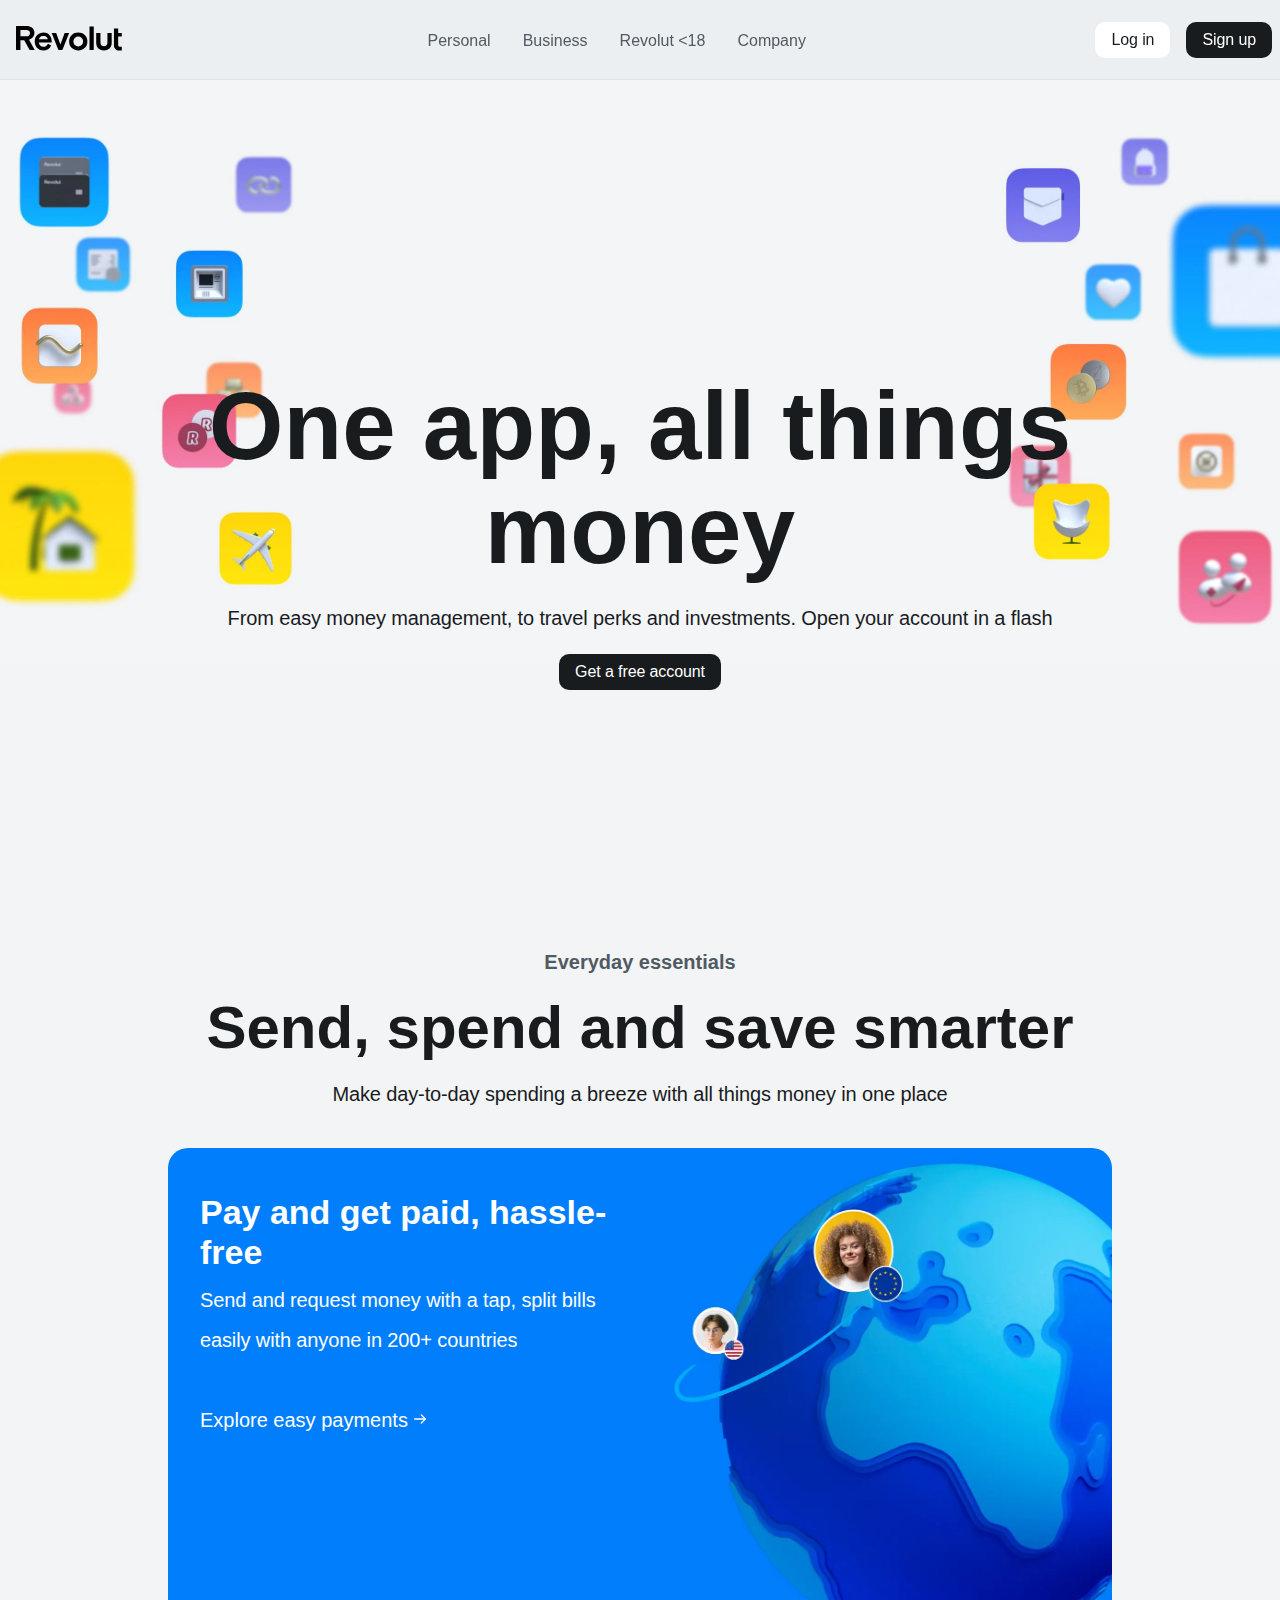
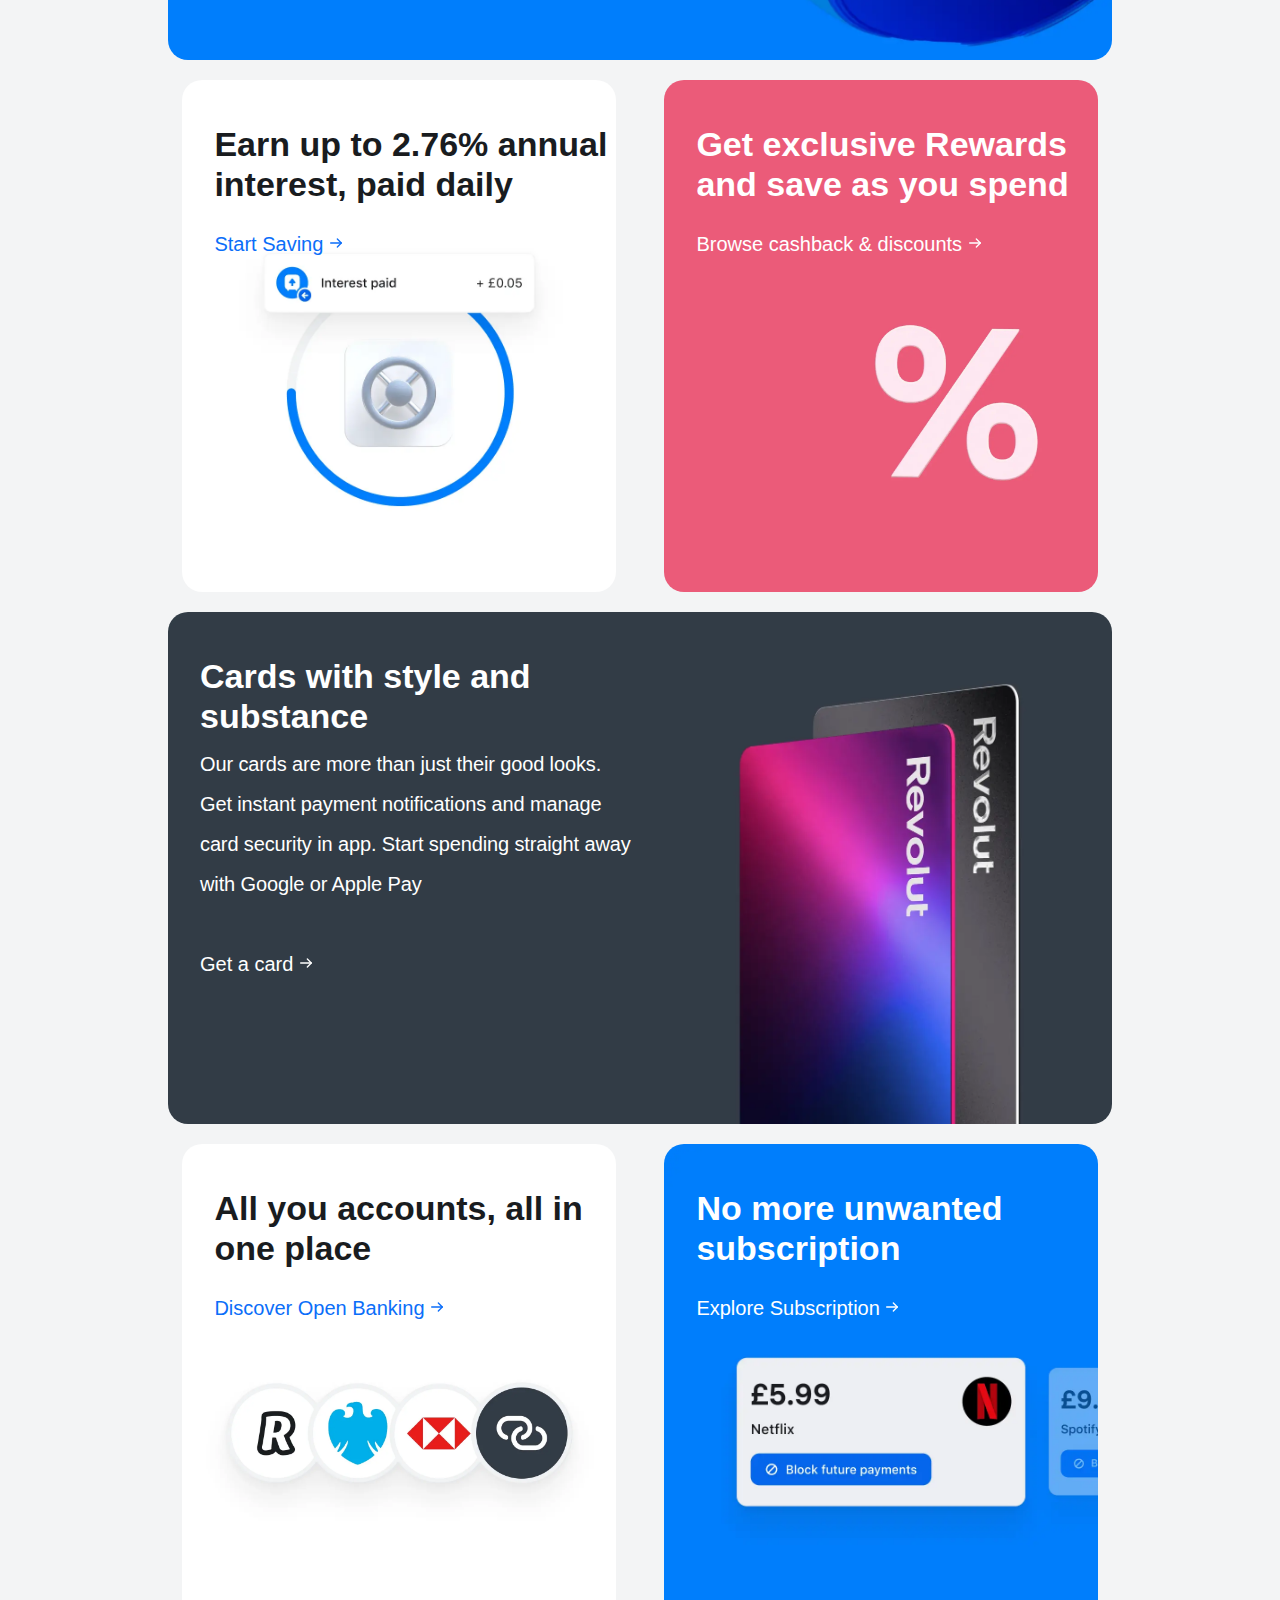
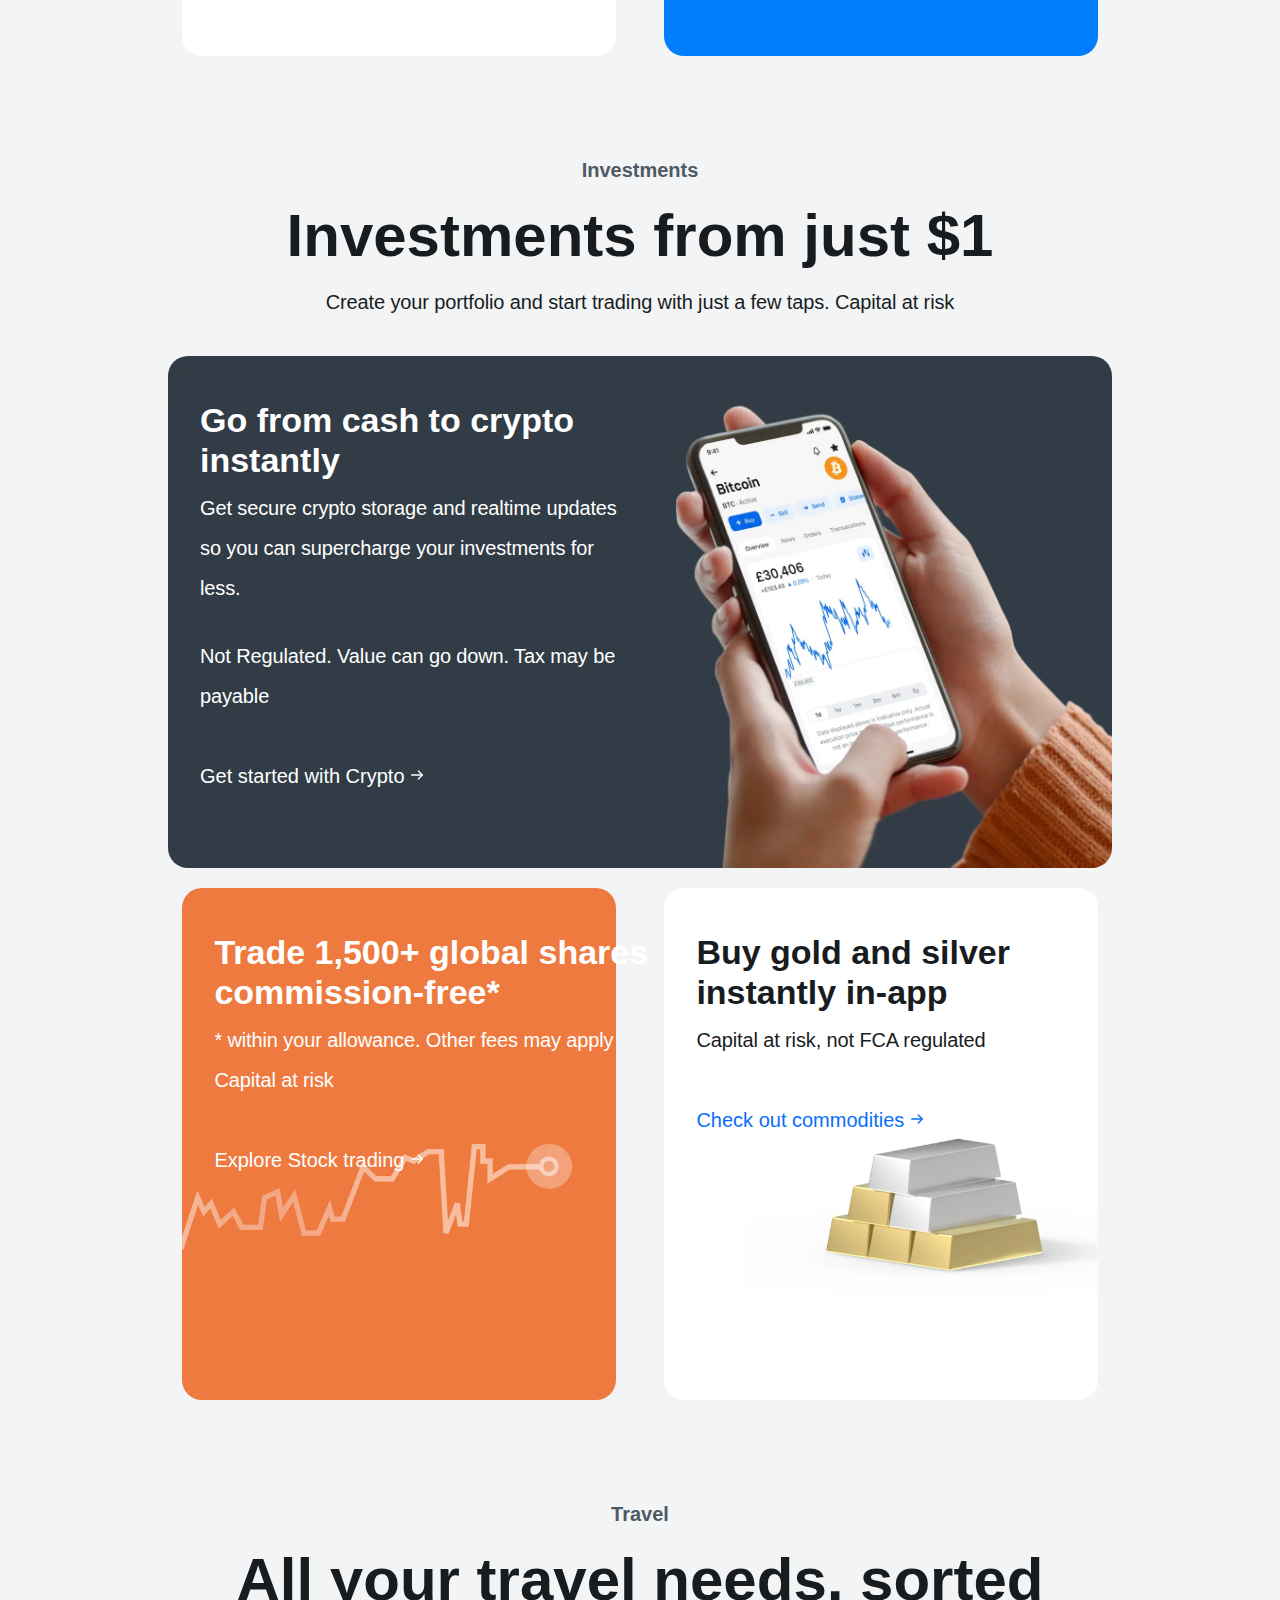
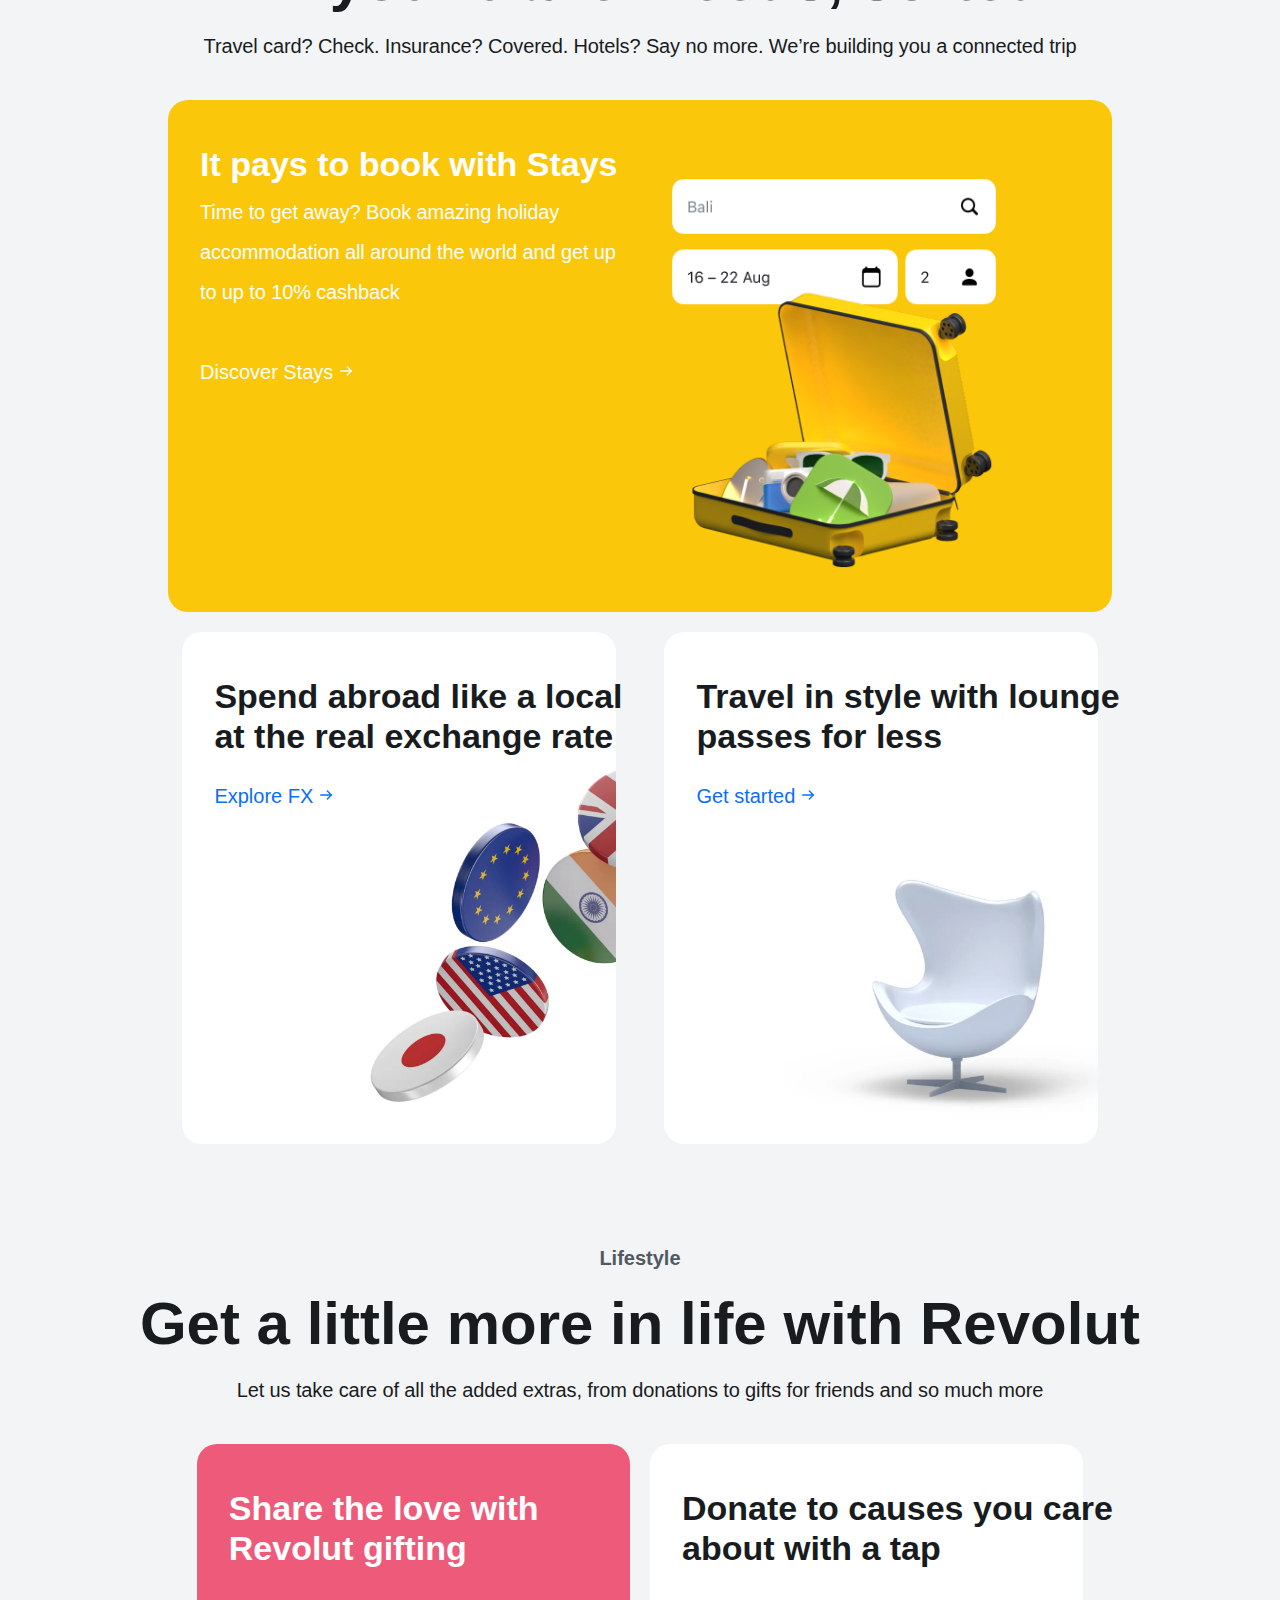
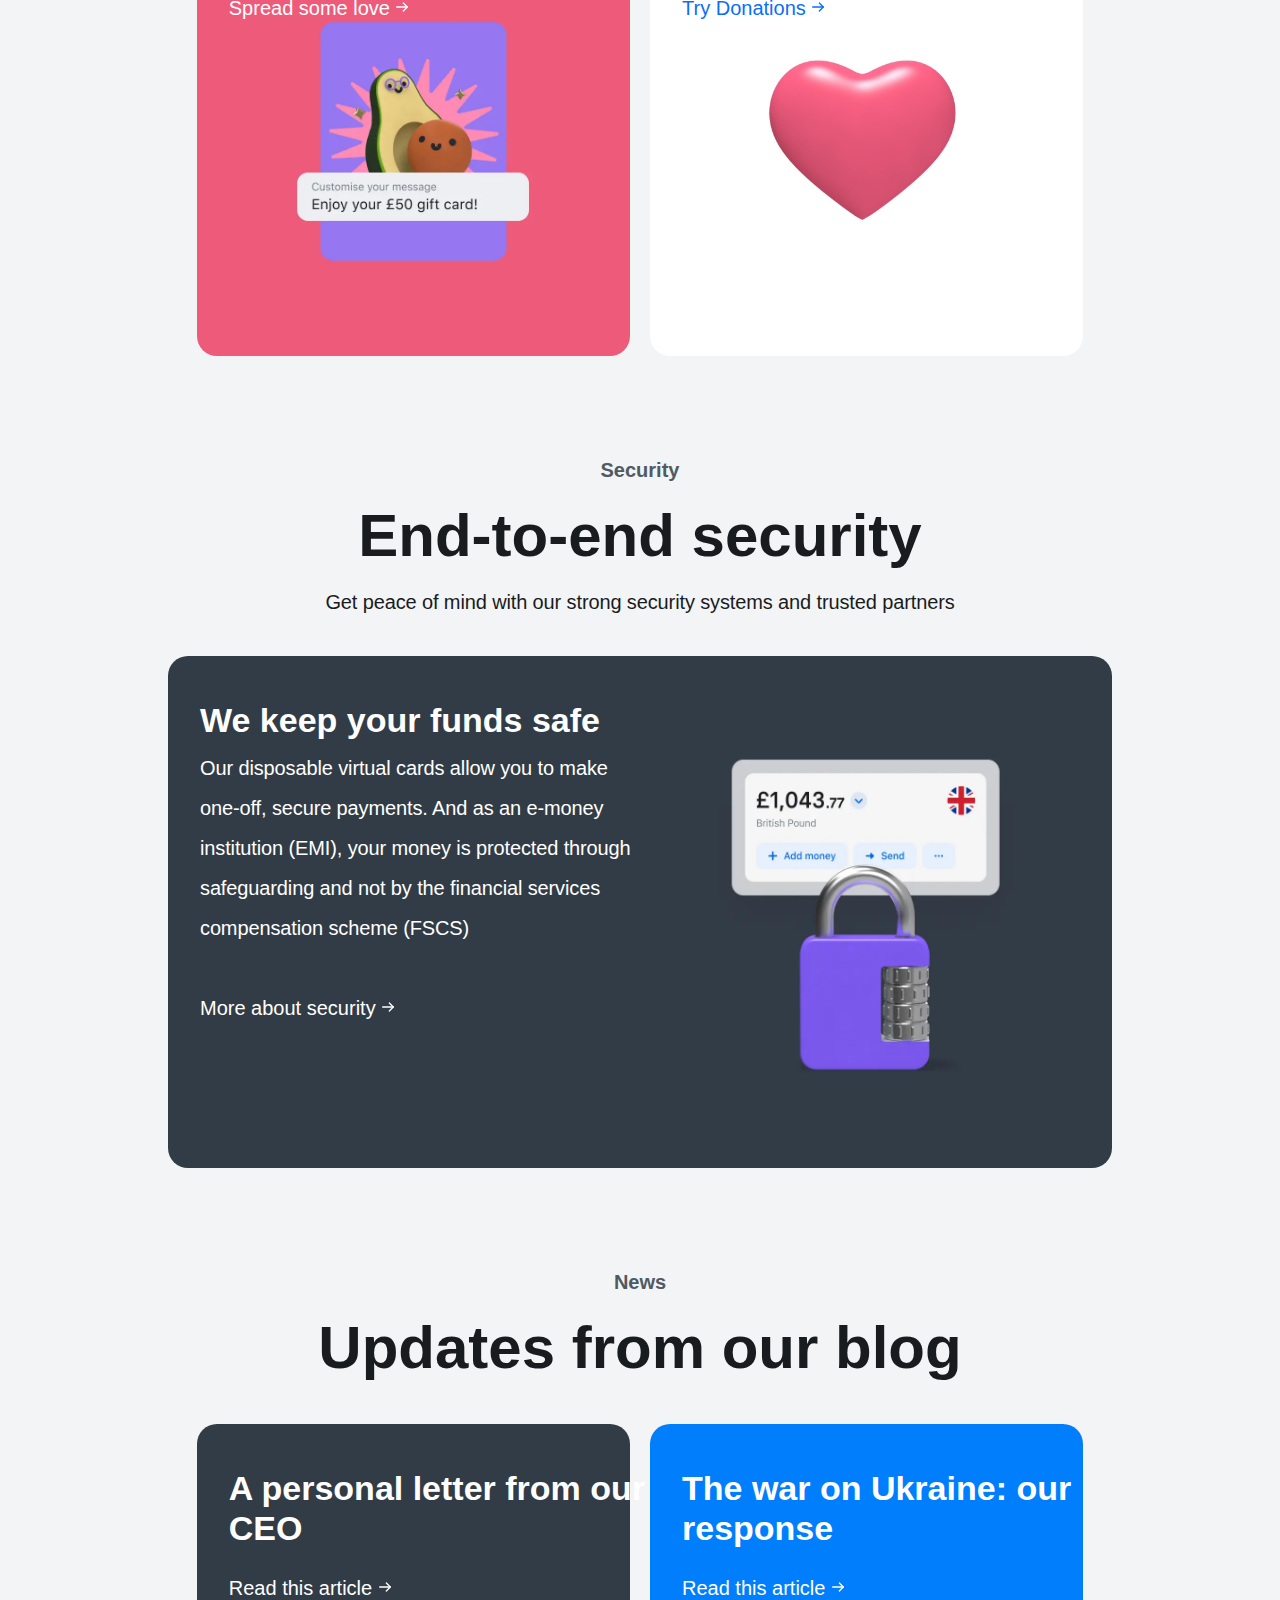
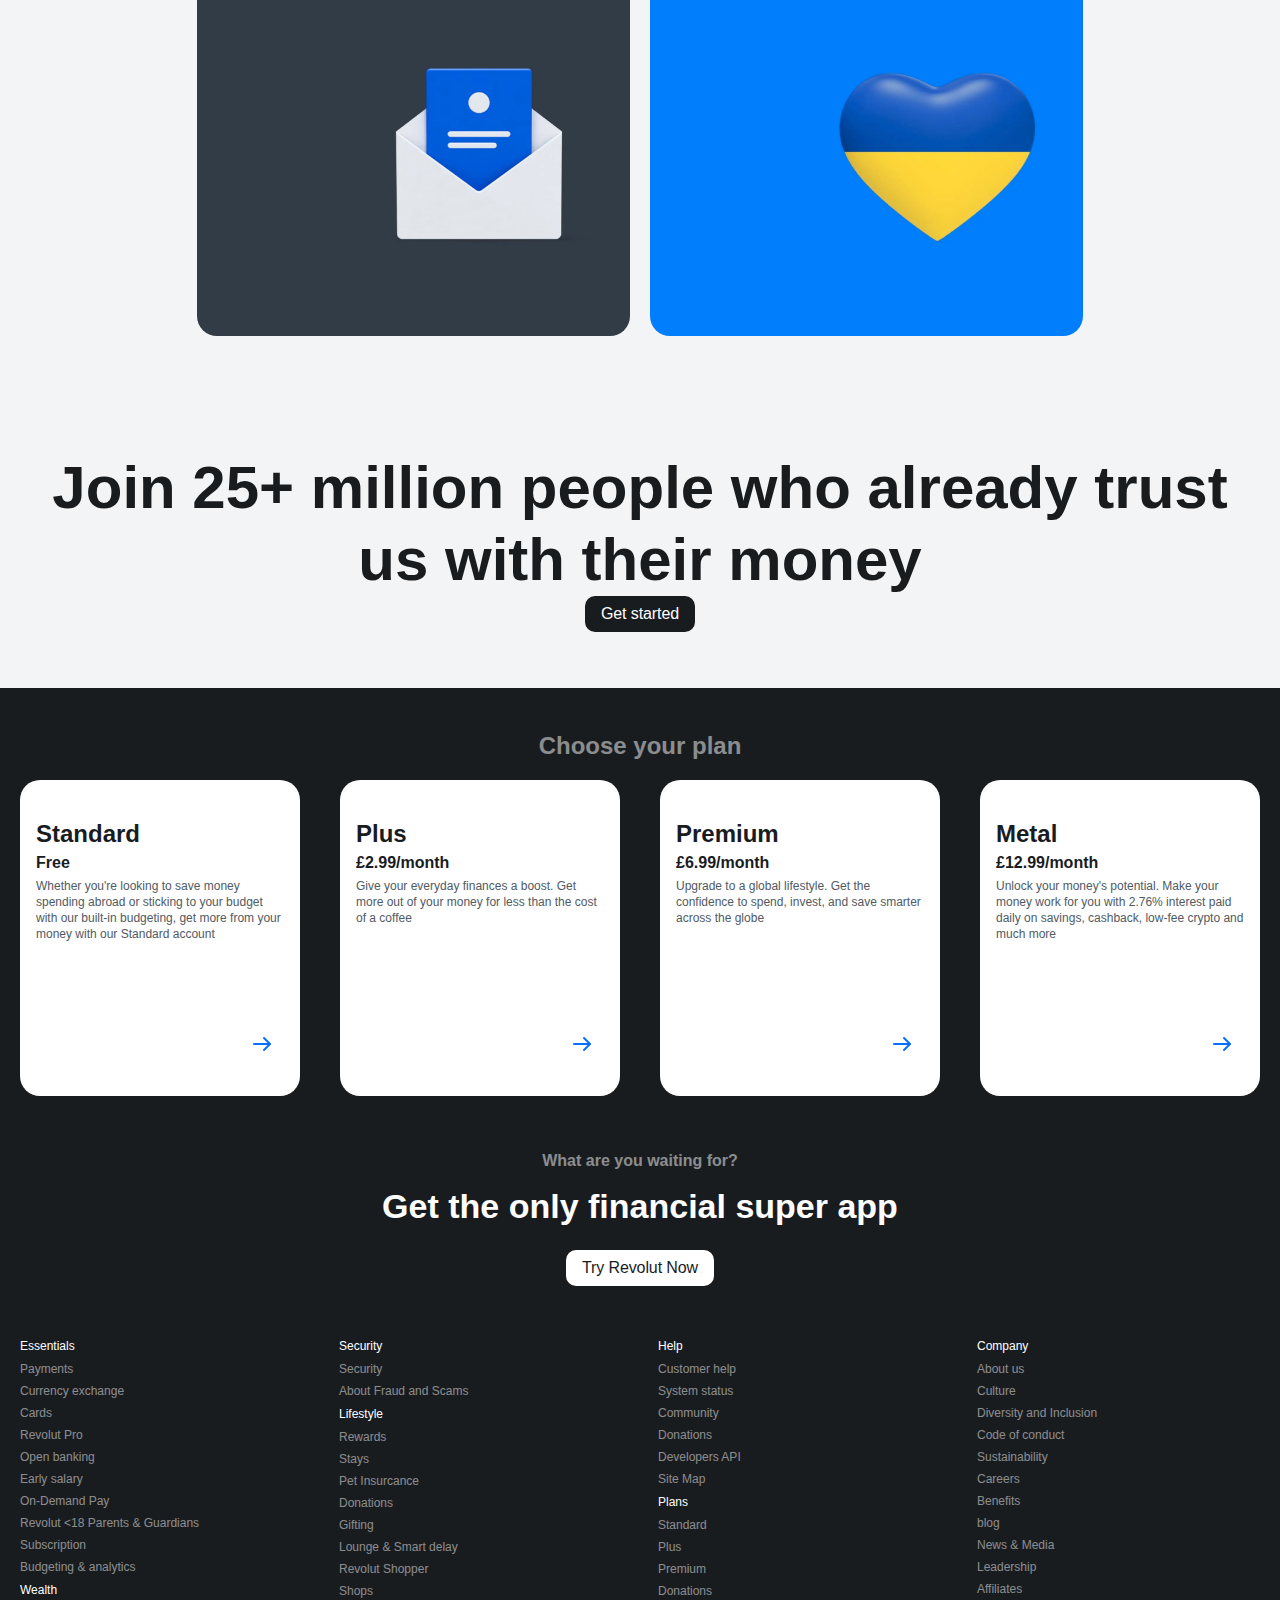
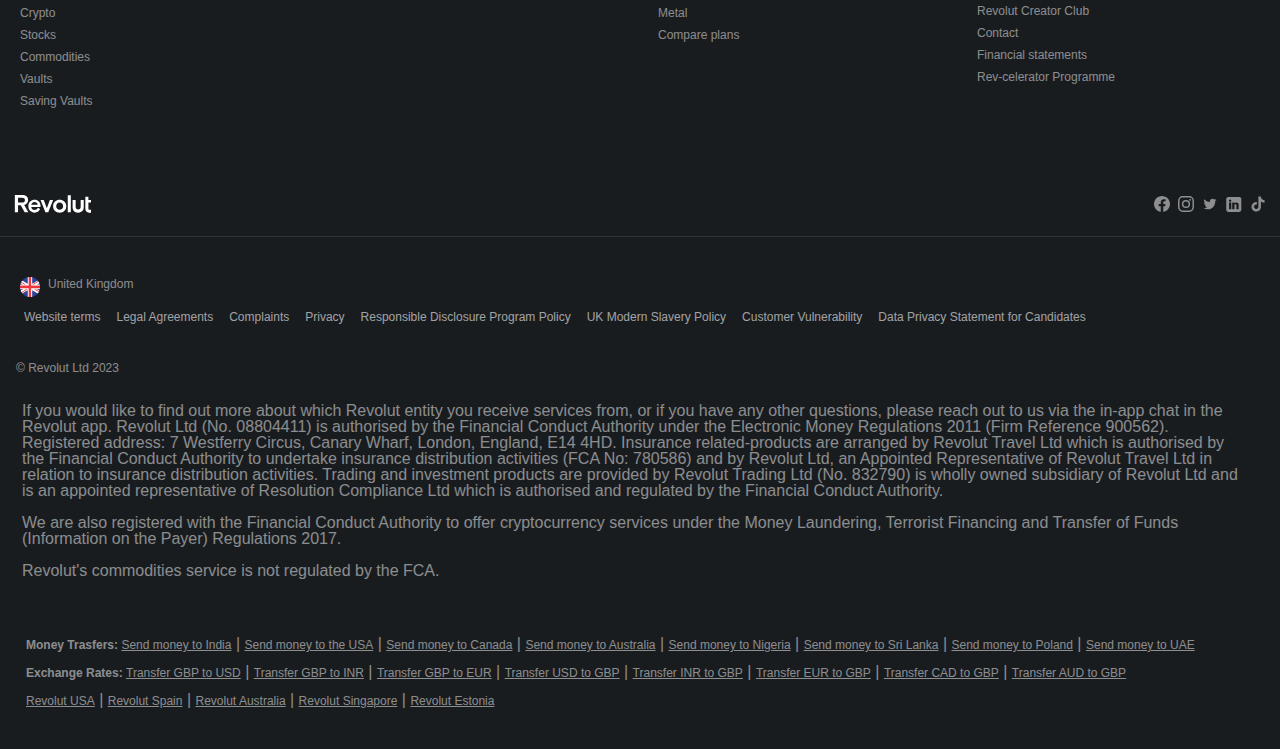
<file: index.html>
<!DOCTYPE html>
<html lang="en">
  <head>
    <meta charset="UTF-8" />
    <meta http-equiv="X-UA-Compatible" content="IE=edge" />
    <meta name="viewport" content="width=device-width, initial-scale=1.0" />
    <title>One app, all things money | Revolut</title>
    <link rel="stylesheet" href="./styles/styles.css" />
    <link
      rel="shortcut icon"
      href="icons/favicon-32x32.png"
      type="image/x-icon"
    />
    <link
      rel="preload"
      href="fonts/BasierCircle-Regular.woff2"
      as="font"
      type="font/woff2"
      crossorigin
    />
    <link
      rel="preload"
      href="fonts/BasierCircle-Medium.woff2"
      as="font"
      type="font/woff2"
      crossorigin
    />
    <link
      rel="preload"
      href="fonts/BasierCircle-SemiBold.woff2"
      as="font"
      type="font/woff2"
      crossorigin
    />
  </head>
  <body>
    <div class="page-container">
      <header>
        <div class="header-content">
          <!--logo-->
          <div class="logo">
            <svg
              xmlns="http://www.w3.org/2000/svg"
              height="25"
              viewBox="0 0 106 25"
              class="sc-ab31a62b-0 fgCxgL"
            >
              <title>Revolut</title>
              <path
                d="M68.664 8.915c-1.784-1.612-3.938-2.4-6.428-2.4-2.456 0-4.61.789-6.395 2.4-1.784 1.577-2.691 3.772-2.691 6.584s.907 5.005 2.691 6.617c1.784 1.577 3.939 2.366 6.395 2.366 2.49 0 4.644-.789 6.428-2.366 1.818-1.612 2.725-3.806 2.725-6.617s-.908-5.007-2.725-6.584zm-9.792 10.183c-.941-.925-1.415-2.126-1.415-3.6s.47-2.674 1.415-3.566a4.6 4.6 0 0 1 3.363-1.371 4.68 4.68 0 0 1 3.398 1.371c.974.892 1.448 2.091 1.448 3.566s-.47 2.674-1.448 3.6c-.941.891-2.086 1.337-3.398 1.337a4.71 4.71 0 0 1-3.363-1.337zm18.881 4.903V.473h-4.24v23.528zM91.438 6.995v9.388c0 2.262-1.2 3.762-3.484 3.762-2.323 0-3.491-1.498-3.491-3.762V6.995h-4.248v10.108c0 3.916 2.423 7.378 7.739 7.378h.033c5.283 0 7.702-3.539 7.702-7.378V6.995zm-42.8 0l-4.24 11.52-4.24-11.52h-4.509l6.766 17.007h3.972l6.765-17.007zm-12.969 8.023c0-2.468-.773-4.491-2.288-6.103s-3.464-2.4-5.854-2.4c-2.456 0-4.544.858-6.26 2.537-1.684 1.681-2.523 3.806-2.523 6.446s.841 4.801 2.49 6.48c1.684 1.681 3.703 2.503 6.092 2.503 3.67 0 6.26-1.646 7.839-4.972l-3.162-1.852c-1.041 2.091-2.558 3.12-4.61 3.12-2.523 0-4.307-1.646-4.577-4.251h12.852v-1.509zM27.39 9.806c2.389 0 3.972 1.371 4.375 3.566h-8.951c.641-2.023 2.389-3.566 4.577-3.566zm-8.647 14.195l-5.689-10.148c3.599-1.337 5.383-3.668 5.383-7.063C18.441 2.641 15.208 0 10.06 0H0v24.001h4.442v-9.737h3.77l5.45 9.738zM10.06 3.977c2.625 0 3.938 1.063 3.938 3.154s-1.314 3.154-3.938 3.154H4.442V3.977zm92.817 20.504c-2.729 0-4.942-2.256-4.942-5.04V2.4h4.24v4.601h3.636v3.497h-3.636v8.665c0 .816.649 1.477 1.451 1.477h2.185v3.841z"
              ></path>
            </svg>
          </div>

          <!-- mobile navigation -->
          <div class="mobile-navigation">
            <!-- burger-container -->
            <div class="burger-container" tabindex="0">
              <!-- Burger Icon -->
              <!--uploaded to: SVG Repo, www.svgrepo.com, Generator: SVG Repo Mixer Tools -->

              <svg
                class="burger-icon"
                fill="#000000"
                width="36px"
                height="32px"
                viewBox="-235.52 -235.52 1495.04 1495.04"
                xmlns="http://www.w3.org/2000/svg"
                stroke="#000000"
                stroke-width="0.01024"
              >
                <g
                  id="SVGRepo_bgCarrier"
                  stroke-width="0"
                  transform="translate(0,0), scale(1)"
                >
                  <rect
                    x="-235.52"
                    y="-235.52"
                    width="1495.04"
                    height="1495.04"
                    rx="0"
                    fill="#ffffff"
                    strokewidth="0"
                  ></rect>
                </g>

                <g
                  id="SVGRepo_tracerCarrier"
                  stroke-linecap="round"
                  stroke-linejoin="round"
                ></g>

                <g id="SVGRepo_iconCarrier">
                  <title>Burger-icon</title>

                  <path
                    d="M768 306.2V383H256v-76.8h512zM256 536.6h512v-76.8H256v76.8zm0 153.6h512v-76.8H256v76.8z"
                    fill-rule="evenodd"
                  ></path>
                </g>
              </svg>
              <!-- Cross icon -->
              <!--Uploaded to: SVG Repo, www.svgrepo.com, Generator: SVG Repo Mixer Tools -->
              <svg
                width="35px"
                height="30px"
                viewBox="0 0 24 24"
                fill="none"
                class="cross-icon"
                xmlns="http://www.w3.org/2000/svg"
              >
                <path
                  d="M16 8L8 16M8.00001 8L16 16"
                  stroke="#fff"
                  stroke-width="1.5"
                  stroke-linecap="round"
                  stroke-linejoin="round"
                ></path>
              </svg>

              <!--Sub-Menu-->
              <div class="sub-menu">
                <div class="mobile-menu">
                  <div class="fixed-dropdown">
                    <div class="dropdown-title">
                      <a href="#">
                        Discover Revolut
                        <!-- Uploaded to: SVG Repo, www.svgrepo.com, Generator: SVG Repo Mixer Tools -->
                        <svg
                          width="24px"
                          height="24px"
                          viewBox="0 0 24 24"
                          fill="none"
                          xmlns="http://www.w3.org/2000/svg"
                        >
                          <path
                            d="M20 12L4 12"
                            stroke="#323232"
                            stroke-width="2"
                            stroke-linecap="round"
                            stroke-linejoin="round"
                          ></path>
                          <path
                            d="M14 18L19.9375 12.0625V12.0625C19.972 12.028 19.972 11.972 19.9375 11.9375V11.9375L14 6"
                            stroke="#323232"
                            stroke-width="2"
                            stroke-linecap="round"
                            stroke-linejoin="round"
                          ></path></svg
                      ></a>
                    </div>

                    <div class="dropdown">
                      <button class="dropbtn">
                        Essentials
                        <svg
                          class="arrow-down"
                          fill="#000"
                          width="16px"
                          height="16px"
                          viewBox="0 0 1024 1024"
                          xmlns="http://www.w3.org/2000/svg"
                        >
                          <path
                            d="M759.2 419.8L697.4 358 512 543.4 326.6 358l-61.8 61.8L512 667z"
                          ></path>
                        </svg>
                        <i class="fa fa-caret-down"></i>
                      </button>
                      <div class="dropdown-content">
                        <div class="row">
                          <div class="column">
                            <a href="#">Payments</a>
                            <a href="#">Currency Exchange</a>
                            <a href="#">Cards</a>
                            <a href="#">Revolut Pro</a>
                            <a href="#">Open banking</a>
                            <a href="#">Early salary</a>
                            <a href="#">On demand Pay</a>
                            <a href="#"
                              >Revolut &lt;18 Parents &amp; Guardians</a
                            >
                            <a href="#">Subscritpions</a>
                            <a href="#">Budgeting and analytics</a>
                            <a href="#">Pockets</a>
                          </div>
                        </div>
                      </div>
                    </div>

                    <div class="dropdown">
                      <button class="dropbtn">
                        Wealth
                        <svg
                          class="arrow-down"
                          fill="#000"
                          width="16px"
                          height="16px"
                          viewBox="0 0 1024 1024"
                          xmlns="http://www.w3.org/2000/svg"
                        >
                          <path
                            d="M759.2 419.8L697.4 358 512 543.4 326.6 358l-61.8 61.8L512 667z"
                          ></path>
                        </svg>
                        <i class="fa fa-caret-down"></i>
                      </button>
                      <div class="dropdown-content">
                        <div class="row">
                          <div class="column">
                            <a href="#">Crypto</a>
                            <a href="#">Stocks</a>
                            <a href="#">Commodities</a>
                            <a href="#">Vaults</a>
                            <a href="#">Saving vaults</a>
                          </div>
                        </div>
                      </div>
                    </div>

                    <div class="dropdown">
                      <button class="dropbtn">
                        Security
                        <svg
                          class="arrow-down"
                          fill="#000"
                          width="16px"
                          height="16px"
                          viewBox="0 0 1024 1024"
                          xmlns="http://www.w3.org/2000/svg"
                        >
                          <path
                            d="M759.2 419.8L697.4 358 512 543.4 326.6 358l-61.8 61.8L512 667z"
                          ></path>
                        </svg>
                        <i class="fa fa-caret-down"></i>
                      </button>
                      <div class="dropdown-content">
                        <div class="row">
                          <div class="column">
                            <a href="#">Security</a>
                            <a href="#">ABout Fraud and Scams</a>
                          </div>
                        </div>
                      </div>
                    </div>

                    <div class="dropdown">
                      <button class="dropbtn">
                        Lifestyle
                        <svg
                          class="arrow-down"
                          fill="#000"
                          width="16px"
                          height="16px"
                          viewBox="0 0 1024 1024"
                          xmlns="http://www.w3.org/2000/svg"
                        >
                          <path
                            d="M759.2 419.8L697.4 358 512 543.4 326.6 358l-61.8 61.8L512 667z"
                          ></path>
                        </svg>
                        <i class="fa fa-caret-down"></i>
                      </button>
                      <div class="dropdown-content">
                        <div class="row">
                          <div class="column">
                            <a href="#">Rewards</a>
                            <a href="#">Stays</a>
                            <a href="#">Pet Insurance</a>
                            <a href="#">Donations</a>
                            <a href="#">Gifting</a>
                            <a href="#">Lounge &amp; Smart delay</a>
                            <a href="#">Revolut Shopper</a>
                            <a href="#">Shops</a>
                          </div>
                        </div>
                      </div>
                    </div>

                    <div class="dropdown">
                      <button class="dropbtn">
                        Help
                        <svg
                          class="arrow-down"
                          fill="#000"
                          width="16px"
                          height="16px"
                          viewBox="0 0 1024 1024"
                          xmlns="http://www.w3.org/2000/svg"
                        >
                          <path
                            d="M759.2 419.8L697.4 358 512 543.4 326.6 358l-61.8 61.8L512 667z"
                          ></path>
                        </svg>
                        <i class="fa fa-caret-down"></i>
                      </button>
                      <div class="dropdown-content">
                        <div class="row">
                          <div class="column">
                            <a href="#">Customer help</a>
                            <a href="#">System status</a>
                            <a href="#">Community</a>
                          </div>
                        </div>
                      </div>
                    </div>

                    <div class="dropdown-title">
                      <a href="#">
                        Plans
                        <!-- Uploaded to: SVG Repo, www.svgrepo.com, Generator: SVG Repo Mixer Tools -->
                        <svg
                          width="24px"
                          height="24px"
                          viewBox="0 0 24 24"
                          fill="none"
                          xmlns="http://www.w3.org/2000/svg"
                        >
                          <path
                            d="M20 12L4 12"
                            stroke="#323232"
                            stroke-width="2"
                            stroke-linecap="round"
                            stroke-linejoin="round"
                          ></path>
                          <path
                            d="M14 18L19.9375 12.0625V12.0625C19.972 12.028 19.972 11.972 19.9375 11.9375V11.9375L14 6"
                            stroke="#323232"
                            stroke-width="2"
                            stroke-linecap="round"
                            stroke-linejoin="round"
                          ></path></svg
                      ></a>
                    </div>
                    <a href="#">Standard</a>
                    <a href="#">Plus</a>
                    <a href="#">Premium</a>
                    <a href="#">Metal</a>
                    <a href="#">Compare plans</a>
                  </div>

                  <div class="personal">
                    <button class="menu-btn menu-btn1" tabindex="1">
                      Personal
                    </button>

                    <div class="mobile-dropdown mobile-dropdown1">
                      <div class="dropdown-title">
                        <a href="#">
                          Discover Revolut
                          <!-- Uploaded to: SVG Repo, www.svgrepo.com, Generator: SVG Repo Mixer Tools -->
                          <svg
                            width="24px"
                            height="24px"
                            viewBox="0 0 24 24"
                            fill="none"
                            xmlns="http://www.w3.org/2000/svg"
                          >
                            <path
                              d="M20 12L4 12"
                              stroke="#323232"
                              stroke-width="2"
                              stroke-linecap="round"
                              stroke-linejoin="round"
                            ></path>
                            <path
                              d="M14 18L19.9375 12.0625V12.0625C19.972 12.028 19.972 11.972 19.9375 11.9375V11.9375L14 6"
                              stroke="#323232"
                              stroke-width="2"
                              stroke-linecap="round"
                              stroke-linejoin="round"
                            ></path></svg
                        ></a>
                      </div>

                      <div class="dropdown">
                        <button class="dropbtn">
                          Essentials
                          <svg
                            class="arrow-down"
                            fill="#000"
                            width="16px"
                            height="16px"
                            viewBox="0 0 1024 1024"
                            xmlns="http://www.w3.org/2000/svg"
                          >
                            <path
                              d="M759.2 419.8L697.4 358 512 543.4 326.6 358l-61.8 61.8L512 667z"
                            ></path>
                          </svg>
                          <i class="fa fa-caret-down"></i>
                        </button>
                        <div class="dropdown-content">
                          <div class="row">
                            <div class="column">
                              <a href="#">Payments</a>
                              <a href="#">Currency Exchange</a>
                              <a href="#">Cards</a>
                              <a href="#">Revolut Pro</a>
                              <a href="#">Open banking</a>
                              <a href="#">Early salary</a>
                              <a href="#">On demand Pay</a>
                              <a href="#"
                                >Revolut &lt;18 Parents &amp; Guardians</a
                              >
                              <a href="#">Subscritpions</a>
                              <a href="#">Budgeting and analytics</a>
                              <a href="#">Pockets</a>
                            </div>
                          </div>
                        </div>
                      </div>

                      <div class="dropdown">
                        <button class="dropbtn">
                          Wealth
                          <svg
                            class="arrow-down"
                            fill="#000"
                            width="16px"
                            height="16px"
                            viewBox="0 0 1024 1024"
                            xmlns="http://www.w3.org/2000/svg"
                          >
                            <path
                              d="M759.2 419.8L697.4 358 512 543.4 326.6 358l-61.8 61.8L512 667z"
                            ></path>
                          </svg>
                          <i class="fa fa-caret-down"></i>
                        </button>
                        <div class="dropdown-content">
                          <div class="row">
                            <div class="column">
                              <a href="#">Crypto</a>
                              <a href="#">Stocks</a>
                              <a href="#">Commodities</a>
                              <a href="#">Vaults</a>
                              <a href="#">Saving vaults</a>
                            </div>
                          </div>
                        </div>
                      </div>

                      <div class="dropdown">
                        <button class="dropbtn">
                          Security
                          <svg
                            class="arrow-down"
                            fill="#000"
                            width="16px"
                            height="16px"
                            viewBox="0 0 1024 1024"
                            xmlns="http://www.w3.org/2000/svg"
                          >
                            <path
                              d="M759.2 419.8L697.4 358 512 543.4 326.6 358l-61.8 61.8L512 667z"
                            ></path>
                          </svg>
                          <i class="fa fa-caret-down"></i>
                        </button>
                        <div class="dropdown-content">
                          <div class="row">
                            <div class="column">
                              <a href="#">Security</a>
                              <a href="#">ABout Fraud and Scams</a>
                            </div>
                          </div>
                        </div>
                      </div>

                      <div class="dropdown">
                        <button class="dropbtn">
                          Lifestyle
                          <svg
                            class="arrow-down"
                            fill="#000"
                            width="16px"
                            height="16px"
                            viewBox="0 0 1024 1024"
                            xmlns="http://www.w3.org/2000/svg"
                          >
                            <path
                              d="M759.2 419.8L697.4 358 512 543.4 326.6 358l-61.8 61.8L512 667z"
                            ></path>
                          </svg>
                          <i class="fa fa-caret-down"></i>
                        </button>
                        <div class="dropdown-content">
                          <div class="row">
                            <div class="column">
                              <a href="#">Rewards</a>
                              <a href="#">Stays</a>
                              <a href="#">Pet Insurance</a>
                              <a href="#">Donations</a>
                              <a href="#">Gifting</a>
                              <a href="#">Lounge &amp; Smart delay</a>
                              <a href="#">Revolut Shopper</a>
                              <a href="#">Shops</a>
                            </div>
                          </div>
                        </div>
                      </div>

                      <div class="dropdown">
                        <button class="dropbtn">
                          Help
                          <svg
                            class="arrow-down"
                            fill="#000"
                            width="16px"
                            height="16px"
                            viewBox="0 0 1024 1024"
                            xmlns="http://www.w3.org/2000/svg"
                          >
                            <path
                              d="M759.2 419.8L697.4 358 512 543.4 326.6 358l-61.8 61.8L512 667z"
                            ></path>
                          </svg>
                          <i class="fa fa-caret-down"></i>
                        </button>
                        <div class="dropdown-content">
                          <div class="row">
                            <div class="column">
                              <a href="#">Customer help</a>
                              <a href="#">System status</a>
                              <a href="#">Community</a>
                            </div>
                          </div>
                        </div>
                      </div>

                      <div class="dropdown-title">
                        <a href="#">
                          Plans
                          <!-- Uploaded to: SVG Repo, www.svgrepo.com, Generator: SVG Repo Mixer Tools -->
                          <svg
                            width="24px"
                            height="24px"
                            viewBox="0 0 24 24"
                            fill="none"
                            xmlns="http://www.w3.org/2000/svg"
                          >
                            <path
                              d="M20 12L4 12"
                              stroke="#323232"
                              stroke-width="2"
                              stroke-linecap="round"
                              stroke-linejoin="round"
                            ></path>
                            <path
                              d="M14 18L19.9375 12.0625V12.0625C19.972 12.028 19.972 11.972 19.9375 11.9375V11.9375L14 6"
                              stroke="#323232"
                              stroke-width="2"
                              stroke-linecap="round"
                              stroke-linejoin="round"
                            ></path></svg
                        ></a>
                      </div>
                      <a href="#">Standard</a>
                      <a href="#">Plus</a>
                      <a href="#">Premium</a>
                      <a href="#">Metal</a>
                      <a href="#">Compare plans</a>
                    </div>
                  </div>

                  <div class="business">
                    <button class="menu-btn menu-btn2" tabindex="1">
                      Business
                    </button>
                    <div class="mobile-dropdown mobile-dropdown2">
                      <div class="dropdown-title">
                        <a href="#">
                          Discover Revolut Business
                          <!-- Uploaded to: SVG Repo, www.svgrepo.com, Generator: SVG Repo Mixer Tools -->
                          <svg
                            width="24px"
                            height="24px"
                            viewBox="0 0 24 24"
                            fill="none"
                            xmlns="http://www.w3.org/2000/svg"
                          >
                            <path
                              d="M20 12L4 12"
                              stroke="#323232"
                              stroke-width="2"
                              stroke-linecap="round"
                              stroke-linejoin="round"
                            ></path>
                            <path
                              d="M14 18L19.9375 12.0625V12.0625C19.972 12.028 19.972 11.972 19.9375 11.9375V11.9375L14 6"
                              stroke="#323232"
                              stroke-width="2"
                              stroke-linecap="round"
                              stroke-linejoin="round"
                            ></path></svg
                        ></a>
                      </div>

                      <div class="dropdown">
                        <button class="dropbtn">
                          Essentials
                          <svg
                            class="arrow-down"
                            fill="#000"
                            width="16px"
                            height="16px"
                            viewBox="0 0 1024 1024"
                            xmlns="http://www.w3.org/2000/svg"
                          >
                            <path
                              d="M759.2 419.8L697.4 358 512 543.4 326.6 358l-61.8 61.8L512 667z"
                            ></path>
                          </svg>
                          <i class="fa fa-caret-down"></i>
                        </button>
                        <div class="dropdown-content">
                          <div class="row">
                            <div class="column">
                              <a href="#">Terms</a>
                              <a href="#">Transfers</a>
                              <a href="#">Cards</a>
                              <a href="#">Spend Management</a>
                            </div>
                          </div>
                        </div>
                      </div>

                      <div class="dropdown">
                        <button class="dropbtn">
                          Accept Payments
                          <svg
                            class="arrow-down"
                            fill="#000"
                            width="16px"
                            height="16px"
                            viewBox="0 0 1024 1024"
                            xmlns="http://www.w3.org/2000/svg"
                          >
                            <path
                              d="M759.2 419.8L697.4 358 512 543.4 326.6 358l-61.8 61.8L512 667z"
                            ></path>
                          </svg>
                          <i class="fa fa-caret-down"></i>
                        </button>
                        <div class="dropdown-content">
                          <div class="row">
                            <div class="column">
                              <a href="#">Accept Payments</a>
                              <a href="#">Payment Gateway</a>
                              <a href="#">Payment Links</a>
                              <a href="#">Payment QR Code</a>
                              <a href="#">Revolut Pay</a>
                              <a href="#">Revolut Reader</a>
                            </div>
                          </div>
                        </div>
                      </div>

                      <div class="dropdown">
                        <button class="dropbtn">
                          Treasury
                          <svg
                            class="arrow-down"
                            fill="#000"
                            width="16px"
                            height="16px"
                            viewBox="0 0 1024 1024"
                            xmlns="http://www.w3.org/2000/svg"
                          >
                            <path
                              d="M759.2 419.8L697.4 358 512 543.4 326.6 358l-61.8 61.8L512 667z"
                            ></path>
                          </svg>
                          <i class="fa fa-caret-down"></i>
                        </button>
                        <div class="dropdown-content">
                          <div class="row">
                            <div class="column">
                              <a href="#">Currency exchange</a>
                              <a href="#">Forward currency contracts</a>
                              <a href="#">Crypto</a>
                            </div>
                          </div>
                        </div>
                      </div>

                      <div class="dropdown">
                        <button class="dropbtn">
                          Tools
                          <svg
                            class="arrow-down"
                            fill="#000"
                            width="16px"
                            height="16px"
                            viewBox="0 0 1024 1024"
                            xmlns="http://www.w3.org/2000/svg"
                          >
                            <path
                              d="M759.2 419.8L697.4 358 512 543.4 326.6 358l-61.8 61.8L512 667z"
                            ></path>
                          </svg>
                          <i class="fa fa-caret-down"></i>
                        </button>
                        <div class="dropdown-content">
                          <div class="row">
                            <div class="column">
                              <a href="#">Invoices</a>
                              <a href="#">Expenses</a>
                              <a href="#">On-Demand Pay</a>
                              <a href="#">Payroll</a>
                              <a href="#">Rewards</a>
                            </div>
                          </div>
                        </div>
                      </div>

                      <div class="dropdown">
                        <button class="dropbtn">
                          Connect
                          <svg
                            class="arrow-down"
                            fill="#000"
                            width="16px"
                            height="16px"
                            viewBox="0 0 1024 1024"
                            xmlns="http://www.w3.org/2000/svg"
                          >
                            <path
                              d="M759.2 419.8L697.4 358 512 543.4 326.6 358l-61.8 61.8L512 667z"
                            ></path>
                          </svg>
                          <i class="fa fa-caret-down"></i>
                        </button>
                        <div class="dropdown-content">
                          <div class="row">
                            <div class="column">
                              <a href="#">APIs</a>
                              <a href="#">Integrations</a>
                              <a href="#">Documentation</a>
                            </div>
                          </div>
                        </div>
                      </div>

                      <div class="dropdown">
                        <button class="dropbtn">
                          More
                          <svg
                            class="arrow-down"
                            fill="#000"
                            width="16px"
                            height="16px"
                            viewBox="0 0 1024 1024"
                            xmlns="http://www.w3.org/2000/svg"
                          >
                            <path
                              d="M759.2 419.8L697.4 358 512 543.4 326.6 358l-61.8 61.8L512 667z"
                            ></path>
                          </svg>
                          <i class="fa fa-caret-down"></i>
                        </button>
                        <div class="dropdown-content">
                          <div class="row">
                            <div class="column">
                              <a href="#">About Fraud and Scams</a>
                              <a href="#">Community</a>
                              <a href="#">Security</a>
                              <a href="#">Help</a>
                            </div>
                          </div>
                        </div>
                      </div>

                      <div class="dropdown-title">
                        <a href="#">
                          Plans
                          <!-- Uploaded to: SVG Repo, www.svgrepo.com, Generator: SVG Repo Mixer Tools -->
                          <svg
                            width="24px"
                            height="24px"
                            viewBox="0 0 24 24"
                            fill="none"
                            xmlns="http://www.w3.org/2000/svg"
                          >
                            <path
                              d="M20 12L4 12"
                              stroke="#323232"
                              stroke-width="2"
                              stroke-linecap="round"
                              stroke-linejoin="round"
                            ></path>
                            <path
                              d="M14 18L19.9375 12.0625V12.0625C19.972 12.028 19.972 11.972 19.9375 11.9375V11.9375L14 6"
                              stroke="#323232"
                              stroke-width="2"
                              stroke-linecap="round"
                              stroke-linejoin="round"
                            ></path></svg
                        ></a>
                        <div class="dropdown">
                          <div class="dropdown-content">
                            <div class="row">
                              <div class="column">
                                <a href="#">Business Pricing</a>
                                <a href="#">Accept Payments pricing</a>
                              </div>
                            </div>
                          </div>
                        </div>
                      </div>
                    </div>
                  </div>

                  <div class="revolut-under-18">
                    <button class="menu-btn menu-btn3" tabindex="1">
                      Revolut &lt;18
                    </button>
                    <div class="mobile-dropdown mobile-dropdown3">
                      <a href="#">Discover Revolut &lt;18</a>
                      <a href="#">Teens</a>
                      <a href="#">Revolut &lt;18 Parents &amp; Guardians</a>
                    </div>
                  </div>

                  <div class="company">
                    <button class="menu-btn menu-btn4" tabindex="1">
                      Company
                    </button>
                    <div class="mobile-dropdown mobile-dropdown4">
                      <a href="#">About us</a>
                      <a href="#">Culture</a>
                      <a href="#">Diversity &amp; Inclusion</a>
                      <a href="#">Code of Conduct</a>
                      <a href="#">Careers</a>
                      <a href="#">Benefits</a>
                      <a href="#">News and Media</a>
                      <a href="#">Leadership</a>
                      <a href="#">Affiliates</a>
                      <a href="#">Revolut Creator Club</a>
                      <a href="#">Financial statements</a>
                      <a href="#">Rev-celerator Programme</a>
                    </div>
                  </div>
                </div>

                <div class="tablet-menu">
                  <div class="fixed-dropdown-tablet">
                    <div class="dropdown-container">
                      <div class="menu-container">
                        <div class="top-dropdown-title">
                          <h2>Discover Revolut</h2>
                          <!-- Uploaded to: SVG Repo, www.svgrepo.com, Generator: SVG Repo Mixer Tools -->
                          <svg
                            width="24px"
                            height="24px"
                            viewBox="0 0 24 24"
                            fill="none"
                            xmlns="http://www.w3.org/2000/svg"
                          >
                            <path
                              d="M20 12L4 12"
                              stroke="#323232"
                              stroke-width="3"
                              stroke-linecap="round"
                              stroke-linejoin="round"
                            ></path>
                            <path
                              d="M14 18L19.9375 12.0625V12.0625C19.972 12.028 19.972 11.972 19.9375 11.9375V11.9375L14 6"
                              stroke="#323232"
                              stroke-width="3"
                              stroke-linecap="round"
                              stroke-linejoin="round"
                            ></path>
                          </svg>
                        </div>
                        <div class="box1">
                          <div class="dropdown-menu">
                            <h3>Essentials</h3>
                            <a href="#">Payments</a>
                            <a href="#">Currency Exchange</a>
                            <a href="#">Cards</a>
                            <a href="#">Revolut Pro</a>
                            <a href="#">Open banking</a>
                            <a href="#">Early salary</a>
                            <a href="#">On demand Pay</a>
                            <a href="#"
                              >Revolut &lt;18 Parents &amp; Guardians</a
                            >
                            <a href="#">Subscritpions</a>
                            <a href="#">Budgeting and analytics</a>
                            <a href="#">Pockets</a>
                          </div>

                          <div class="dropdown-menu">
                            <h3>Wealth</h3>
                            <a href="#">Crypto</a>
                            <a href="#">Stocks</a>
                            <a href="#">Commodities</a>
                            <a href="#">Vaults</a>
                            <a href="#">Saving vaults</a>
                            <h3>Security</h3>
                            <a href="#">Security</a>
                            <a href="#">ABout Fraud and Scams</a>
                          </div>

                          <div class="dropdown-menu">
                            <h3>Lifestyle</h3>
                            <a href="#">Rewards</a>
                            <a href="#">Stays</a>
                            <a href="#">Pet Insurance</a>
                            <a href="#">Donations</a>
                            <a href="#">Gifting</a>
                            <a href="#">Lounge &amp; Smart delay</a>
                            <a href="#">Revolut Shopper</a>
                            <a href="#">Shops</a>
                            <h3>Help</h3>
                            <a href="#">Customer help</a>
                            <a href="#">System status</a>
                            <a href="#">Community</a>
                          </div>
                        </div>
                      </div>
                      <div class="menu-container">
                        <div class="box2">
                          <div class="top-dropdown-title">
                            <h2>Plans</h2>
                          </div>
                          <div class="dropdown-menu">
                            <a href="#">Standard</a>
                            <a href="#">Plus</a>
                            <a href="#">Premium</a>
                            <a href="#">Metal</a>
                            <a href="#">Compare plans</a>
                          </div>
                        </div>
                      </div>
                    </div>
                  </div>

                  <div class="personal-tablet">
                    <button class="menu-btn menu-btn1" tabindex="1">
                      Personal
                    </button>

                    <div class="tablet-dropdown tablet-dropdown1">
                      <div class="dropdown-container">
                        <div class="menu-container">
                          <div class="top-dropdown-title">
                            <h2>Discover Revolut</h2>
                            <!-- Uploaded to: SVG Repo, www.svgrepo.com, Generator: SVG Repo Mixer Tools -->
                            <svg
                              width="24px"
                              height="24px"
                              viewBox="0 0 24 24"
                              fill="none"
                              xmlns="http://www.w3.org/2000/svg"
                            >
                              <path
                                d="M20 12L4 12"
                                stroke="#323232"
                                stroke-width="3"
                                stroke-linecap="round"
                                stroke-linejoin="round"
                              ></path>
                              <path
                                d="M14 18L19.9375 12.0625V12.0625C19.972 12.028 19.972 11.972 19.9375 11.9375V11.9375L14 6"
                                stroke="#323232"
                                stroke-width="3"
                                stroke-linecap="round"
                                stroke-linejoin="round"
                              ></path>
                            </svg>
                          </div>
                          <div class="box1">
                            <div class="dropdown-menu">
                              <h3>Essentials</h3>
                              <a href="#">Payments</a>
                              <a href="#">Currency Exchange</a>
                              <a href="#">Cards</a>
                              <a href="#">Revolut Pro</a>
                              <a href="#">Open banking</a>
                              <a href="#">Early salary</a>
                              <a href="#">On demand Pay</a>
                              <a href="#"
                                >Revolut &lt;18 Parents &amp; Guardians</a
                              >
                              <a href="#">Subscritpions</a>
                              <a href="#">Budgeting and analytics</a>
                              <a href="#">Pockets</a>
                            </div>

                            <div class="dropdown-menu">
                              <h3>Wealth</h3>
                              <a href="#">Crypto</a>
                              <a href="#">Stocks</a>
                              <a href="#">Commodities</a>
                              <a href="#">Vaults</a>
                              <a href="#">Saving vaults</a>
                              <h3>Security</h3>
                              <a href="#">Security</a>
                              <a href="#">ABout Fraud and Scams</a>
                            </div>

                            <div class="dropdown-menu">
                              <h3>Lifestyle</h3>
                              <a href="#">Rewards</a>
                              <a href="#">Stays</a>
                              <a href="#">Pet Insurance</a>
                              <a href="#">Donations</a>
                              <a href="#">Gifting</a>
                              <a href="#">Lounge &amp; Smart delay</a>
                              <a href="#">Revolut Shopper</a>
                              <a href="#">Shops</a>
                              <h3>Help</h3>
                              <a href="#">Customer help</a>
                              <a href="#">System status</a>
                              <a href="#">Community</a>
                            </div>
                          </div>
                        </div>
                        <div class="menu-container">
                          <div class="box2">
                            <div class="top-dropdown-title">
                              <h2>Plans</h2>
                            </div>
                            <div class="dropdown-menu">
                              <a href="#">Standard</a>
                              <a href="#">Plus</a>
                              <a href="#">Premium</a>
                              <a href="#">Metal</a>
                              <a href="#">Compare plans</a>
                            </div>
                          </div>
                        </div>
                      </div>
                    </div>
                  </div>

                  <div class="business-tablet">
                    <button class="menu-btn menu-btn2" tabindex="1">
                      Business
                    </button>

                    <div class="tablet-dropdown tablet-dropdown2">
                      <div class="dropdown-container">
                        <div class="menu-container">
                          <div class="top-dropdown-title">
                            <h2>Discover Revolut Business</h2>
                            <!-- Uploaded to: SVG Repo, www.svgrepo.com, Generator: SVG Repo Mixer Tools -->
                            <svg
                              width="24px"
                              height="24px"
                              viewBox="0 0 24 24"
                              fill="none"
                              xmlns="http://www.w3.org/2000/svg"
                            >
                              <path
                                d="M20 12L4 12"
                                stroke="#323232"
                                stroke-width="2"
                                stroke-linecap="round"
                                stroke-linejoin="round"
                              ></path>
                              <path
                                d="M14 18L19.9375 12.0625V12.0625C19.972 12.028 19.972 11.972 19.9375 11.9375V11.9375L14 6"
                                stroke="#323232"
                                stroke-width="2"
                                stroke-linecap="round"
                                stroke-linejoin="round"
                              ></path>
                            </svg>
                          </div>
                          <div class="box1">
                            <div class="dropdown-menu">
                              <h3>Essentials</h3>
                              <a href="#">Terms</a>
                              <a href="#">Transfers</a>
                              <a href="#">Cards</a>
                              <a href="#">Spend Management</a>

                              <h3>Treasury</h3>
                              <a href="#">Currency exchange</a>
                              <a href="#">Forward currency contracts</a>
                              <a href="#">Crypto</a>
                            </div>

                            <div class="dropdown-menu">
                              <h3>Accept Payments</h3>
                              <a href="#">Accept Payments</a>
                              <a href="#">Payment Gateway</a>
                              <a href="#">Payment Links</a>
                              <a href="#">Payment QR Code</a>
                              <a href="#">Revolut Pay</a>
                              <a href="#">Revolut Reader</a>
                              <h3>Tools</h3>
                              <a href="#">Invoices</a>
                              <a href="#">Expenses</a>
                              <a href="#">On-Demand Pay</a>
                              <a href="#">Payroll</a>
                              <a href="#">Rewards</a>
                            </div>

                            <div class="dropdown-menu">
                              <h3>Connect</h3>
                              <a href="#">APIs</a>
                              <a href="#">Integrations</a>
                              <a href="#">Documentation</a>
                              <h3>More</h3>
                              <a href="#">About Fraud and Scams</a>
                              <a href="#">Community</a>
                              <a href="#">Security</a>
                              <a href="#">Help</a>
                            </div>
                          </div>
                        </div>
                        <div class="box2">
                          <div class="top-dropdown-title">
                            <h2>Plans</h2>
                          </div>
                          <div class="dropdown-menu">
                            <a href="#">Business Pricing</a>
                            <a href="#">Accept Payments pricing</a>
                          </div>
                        </div>
                      </div>
                    </div>
                  </div>

                  <div class="revolut-under-18-tablet">
                    <button class="menu-btn menu-btn3" tabindex="1">
                      Revolut &lt;18
                    </button>

                    <div class="tablet-dropdown tablet-dropdown3">
                      <a href="#">Discover Revolut &lt;18</a>
                      <a href="#">Teens</a>
                      <a href="#">Revolut &lt;18 Parents &amp; Guardians</a>
                    </div>
                  </div>

                  <div class="company-tablet">
                    <button class="menu-btn menu-btn4" tabindex="1">
                      Company
                    </button>

                    <div class="tablet-dropdown tablet-dropdown4">
                      <a href="#">About us</a>
                      <a href="#">Culture</a>
                      <a href="#">Diversity &amp; Inclusion</a>
                      <a href="#">Code of Conduct</a>
                      <a href="#">Careers</a>
                      <a href="#">Benefits</a>
                      <a href="#">News and Media</a>
                      <a href="#">Leadership</a>
                      <a href="#">Affiliates</a>
                      <a href="#">Revolut Creator Club</a>
                      <a href="#">Financial statements</a>
                      <a href="#">Rev-celerator Programme</a>
                    </div>
                  </div>
                </div>

                <div class="registration">
                  <div><button class="white-btn">Log in</button></div>
                  <div><button class="black-btn">Sign up</button></div>
                </div>
              </div>
            </div>
          </div>

          <!-- desktop navigation -->
          <div class="desktop-menu">
            <div class="personal">
              <button class="menu-btn" tabindex="1">Personal</button>
              <!-- top-dropdown1 -->
              <div class="top-dropdown top-dropdown1">
                <div class="dropdown-container">
                  <div class="menu-container">
                    <div class="top-dropdown-title">
                      <h2>Discover Revolut</h2>
                      <!-- Uploaded to: SVG Repo, www.svgrepo.com, Generator: SVG Repo Mixer Tools -->
                      <svg
                        width="24px"
                        height="24px"
                        viewBox="0 0 24 24"
                        fill="none"
                        xmlns="http://www.w3.org/2000/svg"
                      >
                        <path
                          d="M20 12L4 12"
                          stroke="#323232"
                          stroke-width="3"
                          stroke-linecap="round"
                          stroke-linejoin="round"
                        ></path>
                        <path
                          d="M14 18L19.9375 12.0625V12.0625C19.972 12.028 19.972 11.972 19.9375 11.9375V11.9375L14 6"
                          stroke="#323232"
                          stroke-width="3"
                          stroke-linecap="round"
                          stroke-linejoin="round"
                        ></path>
                      </svg>
                    </div>
                    <div class="box1">
                      <div class="dropdown-menu">
                        <h3>Essentials</h3>
                        <a href="#">Payments</a>
                        <a href="#">Currency Exchange</a>
                        <a href="#">Cards</a>
                        <a href="#">Revolut Pro</a>
                        <a href="#">Open banking</a>
                        <a href="#">Early salary</a>
                        <a href="#">On demand Pay</a>
                        <a href="#">Revolut &lt;18 Parents &amp; Guardians</a>
                        <a href="#">Subscritpions</a>
                        <a href="#">Budgeting and analytics</a>
                        <a href="#">Pockets</a>
                      </div>

                      <div class="dropdown-menu">
                        <h3>Wealth</h3>
                        <a href="#">Crypto</a>
                        <a href="#">Stocks</a>
                        <a href="#">Commodities</a>
                        <a href="#">Vaults</a>
                        <a href="#">Saving vaults</a>
                        <h3>Security</h3>
                        <a href="#">Security</a>
                        <a href="#">ABout Fraud and Scams</a>
                      </div>

                      <div class="dropdown-menu">
                        <h3>Lifestyle</h3>
                        <a href="#">Rewards</a>
                        <a href="#">Stays</a>
                        <a href="#">Pet Insurance</a>
                        <a href="#">Donations</a>
                        <a href="#">Gifting</a>
                        <a href="#">Lounge &amp; Smart delay</a>
                        <a href="#">Revolut Shopper</a>
                        <a href="#">Shops</a>
                        <h3>Help</h3>
                        <a href="#">Customer help</a>
                        <a href="#">System status</a>
                        <a href="#">Community</a>
                      </div>
                    </div>
                  </div>
                  <div class="menu-container">
                    <div class="box2">
                      <div class="top-dropdown-title">
                        <h2>Plans</h2>
                      </div>
                      <div class="dropdown-menu">
                        <a href="#">Standard</a>
                        <a href="#">Plus</a>
                        <a href="#">Premium</a>
                        <a href="#">Metal</a>
                        <a href="#">Compare plans</a>
                      </div>
                    </div>
                  </div>
                </div>
              </div>
            </div>

            <div class="business">
              <button class="menu-btn menu-btn2" tabindex="1">Business</button>
              <div class="top-dropdown top-dropdown2">
                <div class="dropdown-container">
                  <div class="menu-container">
                    <div class="top-dropdown-title">
                      <h2>Discover Revolut Business</h2>
                      <!-- Uploaded to: SVG Repo, www.svgrepo.com, Generator: SVG Repo Mixer Tools -->
                      <svg
                        width="24px"
                        height="24px"
                        viewBox="0 0 24 24"
                        fill="none"
                        xmlns="http://www.w3.org/2000/svg"
                      >
                        <path
                          d="M20 12L4 12"
                          stroke="#323232"
                          stroke-width="2"
                          stroke-linecap="round"
                          stroke-linejoin="round"
                        ></path>
                        <path
                          d="M14 18L19.9375 12.0625V12.0625C19.972 12.028 19.972 11.972 19.9375 11.9375V11.9375L14 6"
                          stroke="#323232"
                          stroke-width="2"
                          stroke-linecap="round"
                          stroke-linejoin="round"
                        ></path>
                      </svg>
                    </div>
                    <div class="box1">
                      <div class="dropdown-menu">
                        <h3>Essentials</h3>
                        <a href="#">Terms</a>
                        <a href="#">Transfers</a>
                        <a href="#">Cards</a>
                        <a href="#">Spend Management</a>

                        <h3>Treasury</h3>
                        <a href="#">Currency exchange</a>
                        <a href="#">Forward currency contracts</a>
                        <a href="#">Crypto</a>
                      </div>

                      <div class="dropdown-menu">
                        <h3>Accept Payments</h3>
                        <a href="#">Accept Payments</a>
                        <a href="#">Payment Gateway</a>
                        <a href="#">Payment Links</a>
                        <a href="#">Payment QR Code</a>
                        <a href="#">Revolut Pay</a>
                        <a href="#">Revolut Reader</a>
                        <h3>Tools</h3>
                        <a href="#">Invoices</a>
                        <a href="#">Expenses</a>
                        <a href="#">On-Demand Pay</a>
                        <a href="#">Payroll</a>
                        <a href="#">Rewards</a>
                      </div>

                      <div class="dropdown-menu">
                        <h3>Connect</h3>
                        <a href="#">APIs</a>
                        <a href="#">Integrations</a>
                        <a href="#">Documentation</a>
                        <h3>More</h3>
                        <a href="#">About Fraud and Scams</a>
                        <a href="#">Community</a>
                        <a href="#">Security</a>
                        <a href="#">Help</a>
                      </div>
                    </div>
                  </div>
                  <div class="box2">
                    <div class="top-dropdown-title">
                      <h2>Plans</h2>
                    </div>
                    <div class="dropdown-menu">
                      <a href="#">Business Pricing</a>
                      <a href="#">Accept Payments pricing</a>
                    </div>
                  </div>
                </div>
              </div>
            </div>

            <div class="revolut-under-18">
              <button class="menu-btn" tabindex="1">Revolut &lt;18</button>
              <!-- top-dropdown 3 -->
              <div class="top-dropdown top-dropdown3">
                <div class="dropdown-menu">
                  <a href="#">Discover Revolut &lt;18</a>
                  <a href="#">Teens</a>
                  <a href="#">Revolut &lt;18 Parents &amp; Guardians</a>
                </div>
              </div>
            </div>

            <div class="Company">
              <button class="menu-btn" tabindex="1">Company</button>
              <div class="top-dropdown top-dropdown4">
                <div class="dropdown-menu">
                  <a href="#">About us</a>
                  <a href="#">Culture</a>
                  <a href="#">Diversity &amp; Inclusion</a>
                  <a href="#">Code of Conduct</a>
                  <a href="#">Careers</a>
                  <a href="#">Benefits</a>
                  <a href="#">News and Media</a>
                  <a href="#">Leadership</a>
                  <a href="#">Affiliates</a>
                  <a href="#">Revolut Creator Club</a>
                  <a href="#">Financial statements</a>
                  <a href="#">Rev-celerator Programme</a>
                </div>
              </div>
            </div>
          </div>

          <!-- desktop registration buttons -->
          <div class="desktop-registration">
            <div><button class="white-btn">Log in</button></div>
            <div><button class="black-btn">Sign up</button></div>
          </div>
        </div>
      </header>

      <main class="main">
        <!--homepage intro-->
        <section class="intro">
          <div>
            <img
              class="hero-image"
              src="images/Hero_Mobile.webp"
              alt="hero-image"
            />
            <img
              class="hero-image-desktop"
              src="images/hero-image-desktop.webp"
              alt="hero-image-desktop"
            />
          </div>

          <div class="intro-content">
            <h1>One app, all things money</h1>
            <p>
              From easy money management, to travel perks and investments. Open
              your account in a flash
            </p>
            <button class="main-btn">Get a free account</button>
          </div>
        </section>

        <!-- section-intro-->

        <section class="everyday-essentials">
          <div class="section-intro">
            <p class="section-title">Everyday essentials</p>
            <h2>Send, spend and save smarter</h2>
            <p class="section-description">
              Make day-to-day spending a breeze with all things money in one
              place
            </p>
          </div>

          <!--grid-box-->
          <div class="grid-container">
            <div class="big-box payments">
              <div class="box-content payments white">
                <h3>Pay and get paid, hassle-free</h3>
                <p>
                  Send and request money with a tap, split bills easily with
                  anyone in 200+ countries
                </p>
                <div class="call-to-action">
                  <span>Explore easy payments</span>
                  <!-- Uploaded to: SVG Repo, www.svgrepo.com, Generator: SVG Repo Mixer Tools -->
                  <svg
                    width="16px"
                    height="16px"
                    viewBox="0 0 24 24"
                    fill="none"
                    xmlns="http://www.w3.org/2000/svg"
                  >
                    <path
                      d="M20 12L4 12"
                      stroke="#ffffff"
                      stroke-width="2"
                      stroke-linecap="round"
                      stroke-linejoin="round"
                    />
                    <path
                      d="M14 18L19.9375 12.0625V12.0625C19.972 12.028 19.972 11.972 19.9375 11.9375V11.9375L14 6"
                      stroke="#ffffff"
                      stroke-width="2"
                      stroke-linecap="round"
                      stroke-linejoin="round"
                    />
                  </svg>
                </div>
              </div>
              <img
                class="box-image payments"
                src="images/payments-mobile.webp"
                alt="payments-mobile"
              />

              <img
                class="box-image-responsive big-image payments"
                src="images/Payments.webp"
                alt="payments"
              />
            </div>

            <div class="small-box interest">
              <div class="box-content interest">
                <h3>Earn up to 2.76% annual interest, paid daily</h3>
                <div class="call-to-action blue">
                  <span>Start Saving</span>
                  <!-- Uploaded to: SVG Repo, www.svgrepo.com, Generator: SVG Repo Mixer Tools -->
                  <svg
                    width="16px"
                    height="16px"
                    viewBox="0 0 24 24"
                    fill="none"
                    xmlns="http://www.w3.org/2000/svg"
                  >
                    <path
                      d="M20 12L4 12"
                      stroke="#0B6EF9"
                      stroke-width="2"
                      stroke-linecap="round"
                      stroke-linejoin="round"
                    />
                    <path
                      d="M14 18L19.9375 12.0625V12.0625C19.972 12.028 19.972 11.972 19.9375 11.9375V11.9375L14 6"
                      stroke="#0B6EF9"
                      stroke-width="2"
                      stroke-linecap="round"
                      stroke-linejoin="round"
                    />
                  </svg>
                </div>
              </div>
              <img
                class="box-image interest"
                src="images/interest-paid.png"
                alt="interest-paid"
              />
              <img
                class="box-image-responsive small-image interest"
                src="images/interest-paid-desktop.webp"
                alt="interest-paid-desktop"
              />
            </div>

            <div class="small-box rewards">
              <div class="box-content rewards white">
                <h3>Get exclusive Rewards and save as you spend</h3>
                <div class="call-to-action">
                  <span>Browse cashback & discounts</span>
                  <!-- Uploaded to: SVG Repo, www.svgrepo.com, Generator: SVG Repo Mixer Tools -->
                  <svg
                    width="16px"
                    height="16px"
                    viewBox="0 0 24 24"
                    fill="none"
                    xmlns="http://www.w3.org/2000/svg"
                  >
                    <path
                      d="M20 12L4 12"
                      stroke="#ffffff"
                      stroke-width="2"
                      stroke-linecap="round"
                      stroke-linejoin="round"
                    />
                    <path
                      d="M14 18L19.9375 12.0625V12.0625C19.972 12.028 19.972 11.972 19.9375 11.9375V11.9375L14 6"
                      stroke="#ffffff"
                      stroke-width="2"
                      stroke-linecap="round"
                      stroke-linejoin="round"
                    />
                  </svg>
                </div>
              </div>
              <img
                class="box-image rewards"
                src="images/Rewards-Mobile.webp"
                alt="Rewards-Mobile"
              />
              <img
                class="box-image-responsive small-image rewards"
                src="images/Rewards-desktop.webp"
                alt="Rewards-desktop"
              />
            </div>

            <div class="big-box cards">
              <div class="box-content cards white">
                <h3>Cards with style and substance</h3>
                <p>
                  Our cards are more than just their good looks. Get instant
                  payment notifications and manage card security in app. Start
                  spending straight away with Google or Apple Pay
                </p>
                <div class="call-to-action">
                  <span>Get a card</span>
                  <!-- Uploaded to: SVG Repo, www.svgrepo.com, Generator: SVG Repo Mixer Tools -->
                  <svg
                    width="16px"
                    height="16px"
                    viewBox="0 0 24 24"
                    fill="none"
                    xmlns="http://www.w3.org/2000/svg"
                  >
                    <path
                      d="M20 12L4 12"
                      stroke="#ffffff"
                      stroke-width="2"
                      stroke-linecap="round"
                      stroke-linejoin="round"
                    />
                    <path
                      d="M14 18L19.9375 12.0625V12.0625C19.972 12.028 19.972 11.972 19.9375 11.9375V11.9375L14 6"
                      stroke="#ffffff"
                      stroke-width="2"
                      stroke-linecap="round"
                      stroke-linejoin="round"
                    />
                  </svg>
                </div>
              </div>
              <img
                class="box-image cards"
                src="images/Cards-Mobile.webp"
                alt="Cards-Mobile"
              />
              <img
                class="box-image-responsive big-image cards"
                src="images/cards-desktop.webp"
                alt="cards-desktop"
              />
            </div>

            <div class="small-box open-banking">
              <div class="box-content open-banking">
                <h3>All you accounts, all in one place</h3>
                <div class="call-to-action blue">
                  <span>Discover Open Banking</span>
                  <!-- Uploaded to: SVG Repo, www.svgrepo.com, Generator: SVG Repo Mixer Tools -->
                  <svg
                    width="16px"
                    height="16px"
                    viewBox="0 0 24 24"
                    fill="none"
                    xmlns="http://www.w3.org/2000/svg"
                  >
                    <path
                      d="M20 12L4 12"
                      stroke="#0B6EF9"
                      stroke-width="2"
                      stroke-linecap="round"
                      stroke-linejoin="round"
                    />
                    <path
                      d="M14 18L19.9375 12.0625V12.0625C19.972 12.028 19.972 11.972 19.9375 11.9375V11.9375L14 6"
                      stroke="#0B6EF9"
                      stroke-width="2"
                      stroke-linecap="round"
                      stroke-linejoin="round"
                    />
                  </svg>
                </div>
              </div>
              <img
                class="box-image open-banking"
                src="images/OpenBanking-Mobile.jpg"
                alt="OpenBanking-Mobile"
              />
              <img
                class="box-image-responsive small-image open-banking"
                src="images/OpenBanking-desktop.webp"
                alt="OpenBanking-desktop"
              />
            </div>

            <div class="small-box no-subscriptions">
              <div class="box-content no-subscriptions white">
                <h3>No more unwanted subscription</h3>
                <div class="call-to-action">
                  <span>Explore Subscription</span>
                  <!-- Uploaded to: SVG Repo, www.svgrepo.com, Generator: SVG Repo Mixer Tools -->
                  <svg
                    width="16px"
                    height="16px"
                    viewBox="0 0 24 24"
                    fill="none"
                    xmlns="http://www.w3.org/2000/svg"
                  >
                    <path
                      d="M20 12L4 12"
                      stroke="#ffffff"
                      stroke-width="2"
                      stroke-linecap="round"
                      stroke-linejoin="round"
                    />
                    <path
                      d="M14 18L19.9375 12.0625V12.0625C19.972 12.028 19.972 11.972 19.9375 11.9375V11.9375L14 6"
                      stroke="#ffffff"
                      stroke-width="2"
                      stroke-linecap="round"
                      stroke-linejoin="round"
                    />
                  </svg>
                </div>
              </div>
              <img
                class="box-image no-subscriptions"
                src="images/no-more-subscription.webp"
                alt="no-more-subscription"
              />
              <img
                class="box-image-responsive small-image no-subscriptions"
                src="images/no-more-subscription-desktop.webp"
                alt="no-more-subscription-desktop"
              />
            </div>
          </div>
        </section>

        <!-- section-intro-->
        <section class="investments">
          <div class="section-intro">
            <p class="section-title">Investments</p>
            <h2>Investments from just $1</h2>
            <p class="section-description">
              Create your portfolio and start trading with just a few taps.
              Capital at risk
            </p>
          </div>
          <!--grid-box-->
          <div class="grid-container">
            <div class="big-box bitcoin">
              <div class="box-content white">
                <h3>Go from cash to crypto instantly</h3>
                <p>
                  Get secure crypto storage and realtime updates so you can
                  supercharge your investments for less.
                </p>
                <p>Not Regulated. Value can go down. Tax may be payable</p>
                <div class="call-to-action">
                  <span> Get started with Crypto</span>
                  <!-- Uploaded to: SVG Repo, www.svgrepo.com, Generator: SVG Repo Mixer Tools -->
                  <svg
                    width="16px"
                    height="16px"
                    viewBox="0 0 24 24"
                    fill="none"
                    xmlns="http://www.w3.org/2000/svg"
                  >
                    <path
                      d="M20 12L4 12"
                      stroke="#ffffff"
                      stroke-width="2"
                      stroke-linecap="round"
                      stroke-linejoin="round"
                    />
                    <path
                      d="M14 18L19.9375 12.0625V12.0625C19.972 12.028 19.972 11.972 19.9375 11.9375V11.9375L14 6"
                      stroke="#ffffff"
                      stroke-width="2"
                      stroke-linecap="round"
                      stroke-linejoin="round"
                    />
                  </svg>
                </div>
              </div>
              <img class="box-image" src="images/bitcoin.webp" alt="bitcoin" />
              <img
                class="box-image-responsive big-image"
                src="images/bit-coin-desktop.webp"
                alt="bit-coin-desktop"
              />
            </div>

            <div class="small-box stocks">
              <div class="box-content white">
                <h3>Trade 1,500+ global shares commission-free*</h3>
                <p>
                  * within your allowance. Other fees may apply Capital at risk
                </p>
                <div class="call-to-action">
                  <span>Explore Stock trading</span>
                  <!-- Uploaded to: SVG Repo, www.svgrepo.com, Generator: SVG Repo Mixer Tools -->
                  <svg
                    width="16px"
                    height="16px"
                    viewBox="0 0 24 24"
                    fill="none"
                    xmlns="http://www.w3.org/2000/svg"
                  >
                    <path
                      d="M20 12L4 12"
                      stroke="#ffffff"
                      stroke-width="2"
                      stroke-linecap="round"
                      stroke-linejoin="round"
                    />
                    <path
                      d="M14 18L19.9375 12.0625V12.0625C19.972 12.028 19.972 11.972 19.9375 11.9375V11.9375L14 6"
                      stroke="#ffffff"
                      stroke-width="2"
                      stroke-linecap="round"
                      stroke-linejoin="round"
                    />
                  </svg>
                </div>
              </div>
              <img
                class="box-image"
                src="images/Stocks-Mobile.webp"
                alt="Stocks-Mobile"
              />
              <img
                class="box-image-responsive small-image"
                src="images/Stocks-desktop.webp"
                alt="Stocks-desktop"
              />
            </div>

            <div class="small-box commodities">
              <div class="box-content">
                <h3>Buy gold and silver instantly in-app</h3>
                <p>Capital at risk, not FCA regulated</p>
                <div class="call-to-action blue">
                  <span>Check out commodities</span>
                  <!-- Uploaded to: SVG Repo, www.svgrepo.com, Generator: SVG Repo Mixer Tools -->
                  <svg
                    width="16px"
                    height="16px"
                    viewBox="0 0 24 24"
                    fill="none"
                    xmlns="http://www.w3.org/2000/svg"
                  >
                    <path
                      d="M20 12L4 12"
                      stroke="#0B6EF9"
                      stroke-width="2"
                      stroke-linecap="round"
                      stroke-linejoin="round"
                    />
                    <path
                      d="M14 18L19.9375 12.0625V12.0625C19.972 12.028 19.972 11.972 19.9375 11.9375V11.9375L14 6"
                      stroke="#0B6EF9"
                      stroke-width="2"
                      stroke-linecap="round"
                      stroke-linejoin="round"
                    />
                  </svg>
                </div>
              </div>
              <img
                class="box-image"
                src="images/Commodities-Mobile.webp"
                alt="Commodities-Mobile"
              />
              <img
                class="box-image-responsive small-image"
                src="images/Commodities-desktop.webp"
                alt="Commodities-desktop"
              />
            </div>
          </div>
        </section>

        <!-- section-intro-->
        <section class="travel">
          <div class="section-intro">
            <p class="section-title">Travel</p>
            <h2>All your travel needs, sorted</h2>
            <p class="section-description">
              Travel card? Check. Insurance? Covered. Hotels? Say no more. We’re
              building you a connected trip
            </p>
          </div>
          <!--grid-box-->
          <div class="grid-container">
            <div class="big-box stays">
              <div class="box-content white">
                <h3>It pays to book with Stays</h3>
                <p>
                  Time to get away? Book amazing holiday accommodation all
                  around the world and get up to up to 10% cashback
                </p>
                <div class="call-to-action">
                  <span>Discover Stays</span>
                  <!-- Uploaded to: SVG Repo, www.svgrepo.com, Generator: SVG Repo Mixer Tools -->
                  <svg
                    width="16px"
                    height="16px"
                    viewBox="0 0 24 24"
                    fill="none"
                    xmlns="http://www.w3.org/2000/svg"
                  >
                    <path
                      d="M20 12L4 12"
                      stroke="#ffffff"
                      stroke-width="2"
                      stroke-linecap="round"
                      stroke-linejoin="round"
                    />
                    <path
                      d="M14 18L19.9375 12.0625V12.0625C19.972 12.028 19.972 11.972 19.9375 11.9375V11.9375L14 6"
                      stroke="#ffffff"
                      stroke-width="2"
                      stroke-linecap="round"
                      stroke-linejoin="round"
                    />
                  </svg>
                </div>
              </div>
              <img class="box-image" src="images/travel.webp" alt="travel" />
              <img
                class="box-image-responsive big-image"
                src="images/travel-desktop.png"
                alt="travel-desktop"
              />
            </div>

            <div class="small-box fx">
              <div class="box-content">
                <h3>Spend abroad like a local at the real exchange rate</h3>
                <div class="call-to-action blue">
                  <span>Explore FX</span>
                  <!-- Uploaded to: SVG Repo, www.svgrepo.com, Generator: SVG Repo Mixer Tools -->
                  <svg
                    width="16px"
                    height="16px"
                    viewBox="0 0 24 24"
                    fill="none"
                    xmlns="http://www.w3.org/2000/svg"
                  >
                    <path
                      d="M20 12L4 12"
                      stroke="#0B6EF9"
                      stroke-width="2"
                      stroke-linecap="round"
                      stroke-linejoin="round"
                    />
                    <path
                      d="M14 18L19.9375 12.0625V12.0625C19.972 12.028 19.972 11.972 19.9375 11.9375V11.9375L14 6"
                      stroke="#0B6EF9"
                      stroke-width="2"
                      stroke-linecap="round"
                      stroke-linejoin="round"
                    />
                  </svg>
                </div>
              </div>
              <img
                class="box-image"
                src="images/FX-Mobile.webp"
                alt="FX-Mobile"
              />
              <img
                class="box-image-responsive small-image"
                src="images/FX-desktop.webp"
                alt="FX-desktop"
              />
            </div>

            <div class="small-box lounge">
              <div class="box-content">
                <h3>Travel in style with lounge passes for less</h3>
                <div class="call-to-action blue">
                  <span>Get started</span>
                  <!-- Uploaded to: SVG Repo, www.svgrepo.com, Generator: SVG Repo Mixer Tools -->
                  <svg
                    width="16px"
                    height="16px"
                    viewBox="0 0 24 24"
                    fill="none"
                    xmlns="http://www.w3.org/2000/svg"
                  >
                    <path
                      d="M20 12L4 12"
                      stroke="#0B6EF9"
                      stroke-width="2"
                      stroke-linecap="round"
                      stroke-linejoin="round"
                    />
                    <path
                      d="M14 18L19.9375 12.0625V12.0625C19.972 12.028 19.972 11.972 19.9375 11.9375V11.9375L14 6"
                      stroke="#0B6EF9"
                      stroke-width="2"
                      stroke-linecap="round"
                      stroke-linejoin="round"
                    />
                  </svg>
                </div>
              </div>
              <img
                class="box-image"
                src="images/Lounge-Mobile.webp"
                alt="Lounge-Mobile"
              />
              <img
                class="box-image-responsive small-image"
                src="images/Lounge-desktop.webp"
                alt="Lounge-desktop"
              />
            </div>
          </div>
        </section>

        <!-- section-intro-->
        <section class="lifestyle">
          <div class="section-intro">
            <p class="section-title">Lifestyle</p>
            <h2>Get a little more in life with Revolut</h2>
            <p class="section-description">
              Let us take care of all the added extras, from donations to gifts
              for friends and so much more
            </p>
          </div>

          <!--grid-box4-->
          <div class="grid-container">
            <div class="small-box gifting">
              <div class="box-content white">
                <h3>Share the love with Revolut gifting</h3>
                <div class="call-to-action">
                  <span>Spread some love</span>
                  <!-- Uploaded to: SVG Repo, www.svgrepo.com, Generator: SVG Repo Mixer Tools -->
                  <svg
                    width="16px"
                    height="16px"
                    viewBox="0 0 24 24"
                    fill="none"
                    xmlns="http://www.w3.org/2000/svg"
                  >
                    <path
                      d="M20 12L4 12"
                      stroke="#ffffff"
                      stroke-width="2"
                      stroke-linecap="round"
                      stroke-linejoin="round"
                    />
                    <path
                      d="M14 18L19.9375 12.0625V12.0625C19.972 12.028 19.972 11.972 19.9375 11.9375V11.9375L14 6"
                      stroke="#ffffff"
                      stroke-width="2"
                      stroke-linecap="round"
                      stroke-linejoin="round"
                    />
                  </svg>
                </div>
              </div>
              <img class="box-image" src="images/gifting.webp" alt="gifting" />
              <img
                class="box-image-responsive small-image"
                src="images/gifting-desktop.webp"
                alt="gifting-desktop"
              />
            </div>

            <div class="small-box donations">
              <div class="box-content">
                <h3>Donate to causes you care about with a tap</h3>
                <div class="call-to-action blue">
                  <span>Try Donations</span>
                  <!-- Uploaded to: SVG Repo, www.svgrepo.com, Generator: SVG Repo Mixer Tools -->
                  <svg
                    width="16px"
                    height="16px"
                    viewBox="0 0 24 24"
                    fill="none"
                    xmlns="http://www.w3.org/2000/svg"
                  >
                    <path
                      d="M20 12L4 12"
                      stroke="#0B6EF9"
                      stroke-width="2"
                      stroke-linecap="round"
                      stroke-linejoin="round"
                    />
                    <path
                      d="M14 18L19.9375 12.0625V12.0625C19.972 12.028 19.972 11.972 19.9375 11.9375V11.9375L14 6"
                      stroke="#0B6EF9"
                      stroke-width="2"
                      stroke-linecap="round"
                      stroke-linejoin="round"
                    />
                  </svg>
                </div>
              </div>
              <img
                class="box-image"
                src="images/Donations-Mobile.webp"
                alt="Donations-Mobile"
              />
              <img
                class="box-image-responsive small-image"
                src="images/Donations-desktop.jpeg"
                alt="Donations-desktop"
              />
            </div>
          </div>
        </section>

        <!-- section-intro-->
        <section class="security">
          <div class="section-intro">
            <p class="section-title">Security</p>
            <h2>End-to-end security</h2>
            <p class="section-description">
              Get peace of mind with our strong security systems and trusted
              partners
            </p>
          </div>
          <!--grid-box-->
          <div class="grid-container">
            <div class="big-box online-security">
              <div class="box-content white">
                <h3>We keep your funds safe</h3>
                <p>
                  Our disposable virtual cards allow you to make one-off, secure
                  payments. And as an e-money institution (EMI), your money is
                  protected through safeguarding and not by the financial
                  services compensation scheme (FSCS)
                </p>
                <div class="call-to-action">
                  <span>More about security</span>
                  <!-- Uploaded to: SVG Repo, www.svgrepo.com, Generator: SVG Repo Mixer Tools -->
                  <svg
                    width="16px"
                    height="16px"
                    viewBox="0 0 24 24"
                    fill="none"
                    xmlns="http://www.w3.org/2000/svg"
                  >
                    <path
                      d="M20 12L4 12"
                      stroke="#ffffff"
                      stroke-width="2"
                      stroke-linecap="round"
                      stroke-linejoin="round"
                    />
                    <path
                      d="M14 18L19.9375 12.0625V12.0625C19.972 12.028 19.972 11.972 19.9375 11.9375V11.9375L14 6"
                      stroke="#ffffff"
                      stroke-width="2"
                      stroke-linecap="round"
                      stroke-linejoin="round"
                    />
                  </svg>
                </div>
              </div>
              <img
                class="box-image"
                src="images/security.webp"
                alt="security"
              />
              <img
                class="box-image-responsive big-image"
                src="images/security-desktop.webp"
                alt="security-desktop"
              />
            </div>
          </div>
        </section>

        <!-- section-intro-->
        <section class="news">
          <div class="section-intro">
            <p class="section-title">News</p>
            <h2>Updates from our blog</h2>
          </div>
          <!--grid-box-->
          <div class="grid-container">
            <div class="small-box updates">
              <div class="box-content white">
                <h3>A personal letter from our CEO</h3>
                <div class="call-to-action">
                  <span>Read this article</span>
                  <!-- Uploaded to: SVG Repo, www.svgrepo.com, Generator: SVG Repo Mixer Tools -->
                  <svg
                    width="16px"
                    height="16px"
                    viewBox="0 0 24 24"
                    fill="none"
                    xmlns="http://www.w3.org/2000/svg"
                  >
                    <path
                      d="M20 12L4 12"
                      stroke="#ffffff"
                      stroke-width="2"
                      stroke-linecap="round"
                      stroke-linejoin="round"
                    />
                    <path
                      d="M14 18L19.9375 12.0625V12.0625C19.972 12.028 19.972 11.972 19.9375 11.9375V11.9375L14 6"
                      stroke="#ffffff"
                      stroke-width="2"
                      stroke-linecap="round"
                      stroke-linejoin="round"
                    />
                  </svg>
                </div>
              </div>
              <img
                class="box-image"
                src="images/CEO_Letter_Mobile.webp"
                alt="Letter_Mobile"
              />
              <img
                class="box-image-responsive small-image"
                src="images/CEO-Letter-desktop.webp"
                alt="CEO-Letter-desktop"
              />
            </div>

            <div class="small-box updates2">
              <div class="box-content white">
                <h3>The war on Ukraine: our response</h3>
                <div class="call-to-action">
                  <span>Read this article</span>
                  <!-- Uploaded to: SVG Repo, www.svgrepo.com, Generator: SVG Repo Mixer Tools -->
                  <svg
                    width="16px"
                    height="16px"
                    viewBox="0 0 24 24"
                    fill="none"
                    xmlns="http://www.w3.org/2000/svg"
                  >
                    <path
                      d="M20 12L4 12"
                      stroke="#ffffff"
                      stroke-width="2"
                      stroke-linecap="round"
                      stroke-linejoin="round"
                    />
                    <path
                      d="M14 18L19.9375 12.0625V12.0625C19.972 12.028 19.972 11.972 19.9375 11.9375V11.9375L14 6"
                      stroke="#ffffff"
                      stroke-width="2"
                      stroke-linecap="round"
                      stroke-linejoin="round"
                    />
                  </svg>
                </div>
              </div>
              <img
                class="box-image"
                src="images/Ukraine_Mobile.webp"
                alt="Ukraine"
              />
              <img
                class="box-image-responsive small-image"
                src="images/Ukraine-desktop.webp"
                alt="Ukraine-desktop"
              />
            </div>
          </div>
        </section>

        <!-- section-intro-->
        <section class="join-us">
          <div class="section-intro">
            <h2>
              Join 25+ million people who already trust us with their money
            </h2>
            <button class="main-btn">Get started</button>
          </div>
        </section>
      </main>
    </div>

    <!--footer-->

    <footer>
      <div class="choose-plan">
        <h2 class="plan-title">Choose your plan</h2>
        <div class="flex-container">
          <div class="plan-content">
            <h3>Standard</h3>
            <h4>Free</h4>
            <p>
              Whether you're looking to save money spending abroad or sticking
              to your budget with our built-in budgeting, get more from your
              money with our Standard account
            </p>
            <span class="plan-arrow1">
              <!-- Uploaded to: SVG Repo, www.svgrepo.com, Generator: SVG Repo Mixer Tools -->
              <svg
                width="24px"
                height="24px"
                viewBox="0 0 24 24"
                fill="none"
                xmlns="http://www.w3.org/2000/svg"
              >
                <path
                  d="M20 12L4 12"
                  stroke="rgb(11, 110, 249)"
                  stroke-width="2"
                  stroke-linecap="round"
                  stroke-linejoin="round"
                />
                <path
                  d="M14 18L19.9375 12.0625V12.0625C19.972 12.028 19.972 11.972 19.9375 11.9375V11.9375L14 6"
                  stroke="rgb(11, 110, 249)"
                  stroke-width="2"
                  stroke-linecap="round"
                  stroke-linejoin="round"
                />
              </svg>
            </span>
          </div>
          <div class="plan-content">
            <h3>Plus</h3>
            <h4>£2.99/month</h4>
            <p>
              Give your everyday finances a boost. Get more out of your money
              for less than the cost of a coffee
            </p>
            <span class="plan-arrow2">
              <!-- Uploaded to: SVG Repo, www.svgrepo.com, Generator: SVG Repo Mixer Tools -->
              <svg
                width="24px"
                height="24px"
                viewBox="0 0 24 24"
                fill="none"
                xmlns="http://www.w3.org/2000/svg"
              >
                <path
                  d="M20 12L4 12"
                  stroke="rgb(11, 110, 249)"
                  stroke-width="2"
                  stroke-linecap="round"
                  stroke-linejoin="round"
                />
                <path
                  d="M14 18L19.9375 12.0625V12.0625C19.972 12.028 19.972 11.972 19.9375 11.9375V11.9375L14 6"
                  stroke="rgb(11, 110, 249)"
                  stroke-width="2"
                  stroke-linecap="round"
                  stroke-linejoin="round"
                />
              </svg>
            </span>
          </div>
          <div class="plan-content">
            <h3>Premium</h3>
            <h4>£6.99/month</h4>
            <p>
              Upgrade to a global lifestyle. Get the confidence to spend,
              invest, and save smarter across the globe
            </p>
            <span class="plan-arrow3">
              <!-- Uploaded to: SVG Repo, www.svgrepo.com, Generator: SVG Repo Mixer Tools -->
              <svg
                width="24px"
                height="24px"
                viewBox="0 0 24 24"
                fill="none"
                xmlns="http://www.w3.org/2000/svg"
              >
                <path
                  d="M20 12L4 12"
                  stroke="rgb(11, 110, 249)"
                  stroke-width="2"
                  stroke-linecap="round"
                  stroke-linejoin="round"
                />
                <path
                  d="M14 18L19.9375 12.0625V12.0625C19.972 12.028 19.972 11.972 19.9375 11.9375V11.9375L14 6"
                  stroke="rgb(11, 110, 249)"
                  stroke-width="2"
                  stroke-linecap="round"
                  stroke-linejoin="round"
                />
              </svg>
            </span>
          </div>
          <div class="plan-content">
            <h3>Metal</h3>
            <h4>£12.99/month</h4>
            <p>
              Unlock your money's potential. Make your money work for you with
              2.76% interest paid daily on savings, cashback, low-fee crypto and
              much more
            </p>
            <span class="plan-arrow4">
              <!-- Uploaded to: SVG Repo, www.svgrepo.com, Generator: SVG Repo Mixer Tools -->
              <svg
                width="24px"
                height="24px"
                viewBox="0 0 24 24"
                fill="none"
                xmlns="http://www.w3.org/2000/svg"
              >
                <path
                  d="M20 12L4 12"
                  stroke="rgb(11, 110, 249)"
                  stroke-width="2"
                  stroke-linecap="round"
                  stroke-linejoin="round"
                />
                <path
                  d="M14 18L19.9375 12.0625V12.0625C19.972 12.028 19.972 11.972 19.9375 11.9375V11.9375L14 6"
                  stroke="rgb(11, 110, 249)"
                  stroke-width="2"
                  stroke-linecap="round"
                  stroke-linejoin="round"
                />
              </svg>
            </span>
          </div>
        </div>
      </div>
      <div>
        <div class="footer-intro">
          <p class="footer-title">What are you waiting for?</p>
          <h2 class="footer-claim">Get the only financial super app</h2>
          <button class="footer-btn">Try Revolut Now</button>
        </div>

        <div class="footer-menu">
          <div class="footer-dropdown">
            <button class="footer-dropbtn">
              Essentials
              <!-- Arrow down, uploaded to: SVG Repo, www.svgrepo.com, Generator: SVG Repo Mixer Tools -->
              <svg
                class="arrow-down"
                fill="#fff"
                width="16px"
                height="16px"
                viewBox="0 0 1024 1024"
                xmlns="http://www.w3.org/2000/svg"
              >
                <path
                  d="M759.2 419.8L697.4 358 512 543.4 326.6 358l-61.8 61.8L512 667z"
                />
              </svg>
              <i class="fa fa-caret-down"></i>
            </button>

            <div class="footer-dropdown-content">
              <div class="row">
                <div class="column">
                  <a href="#">Payments</a>
                  <a href="#">Currency exchange</a>
                  <a href="#">Cards</a>
                  <a href="#">Revolut Pro</a>
                  <a href="#">Open banking</a>
                  <a href="#">Early salary</a>
                  <a href="#">On-Demand Pay</a>
                  <a href="#">Revolut &lt;18 Parents & Guardians</a>
                  <a href="#">Subscription</a>
                  <a href="#">Budgeting & analytics</a>
                </div>
              </div>
            </div>
          </div>

          <div class="footer-dropdown">
            <button class="footer-dropbtn">
              Wealth
              <!-- Arrow down, uploaded to: SVG Repo, www.svgrepo.com, Generator: SVG Repo Mixer Tools -->
              <svg
                class="arrow-down"
                fill="#fff"
                width="16px"
                height="16px"
                viewBox="0 0 1024 1024"
                xmlns="http://www.w3.org/2000/svg"
              >
                <path
                  d="M759.2 419.8L697.4 358 512 543.4 326.6 358l-61.8 61.8L512 667z"
                />
              </svg>
              <i class="fa fa-caret-down"></i>
            </button>

            <div class="footer-dropdown-content">
              <div class="row">
                <div class="column">
                  <a href="#">Crypto</a>
                  <a href="#">Stocks</a>
                  <a href="#">Commodities</a>
                  <a href="#">Vaults</a>
                  <a href="#">Saving Vaults</a>
                </div>
              </div>
            </div>
          </div>

          <div class="footer-dropdown">
            <button class="footer-dropbtn">
              Security
              <!-- Arrow down, uploaded to: SVG Repo, www.svgrepo.com, Generator: SVG Repo Mixer Tools -->
              <svg
                class="arrow-down"
                fill="#fff"
                width="16px"
                height="16px"
                viewBox="0 0 1024 1024"
                xmlns="http://www.w3.org/2000/svg"
              >
                <path
                  d="M759.2 419.8L697.4 358 512 543.4 326.6 358l-61.8 61.8L512 667z"
                />
              </svg>
              <i class="fa fa-caret-down"></i>
            </button>

            <div class="footer-dropdown-content">
              <div class="row">
                <div class="column">
                  <a href="#">Security</a>
                  <a href="#">About Fraud and Scams</a>
                </div>
              </div>
            </div>
          </div>

          <div class="footer-dropdown">
            <button class="footer-dropbtn">
              Lifestyle
              <!-- Arrow down, uploaded to: SVG Repo, www.svgrepo.com, Generator: SVG Repo Mixer Tools -->
              <svg
                class="arrow-down"
                fill="#fff"
                width="16px"
                height="16px"
                viewBox="0 0 1024 1024"
                xmlns="http://www.w3.org/2000/svg"
              >
                <path
                  d="M759.2 419.8L697.4 358 512 543.4 326.6 358l-61.8 61.8L512 667z"
                />
              </svg>
              <i class="fa fa-caret-down"></i>
            </button>

            <div class="footer-dropdown-content">
              <div class="row">
                <div class="column">
                  <a href="#">Rewards</a>
                  <a href="#">Stays</a>
                  <a href="#">Pet Insurcance</a>
                  <a href="#">Donations</a>
                  <a href="#">Gifting</a>
                  <a href="#">Lounge & Smart delay</a>
                  <a href="#">Revolut Shopper</a>
                  <a href="#">Shops</a>
                </div>
              </div>
            </div>
          </div>

          <div class="footer-dropdown">
            <button class="footer-dropbtn">
              Help
              <!-- Arrow down, uploaded to: SVG Repo, www.svgrepo.com, Generator: SVG Repo Mixer Tools -->
              <svg
                class="arrow-down"
                fill="#fff"
                width="16px"
                height="16px"
                viewBox="0 0 1024 1024"
                xmlns="http://www.w3.org/2000/svg"
              >
                <path
                  d="M759.2 419.8L697.4 358 512 543.4 326.6 358l-61.8 61.8L512 667z"
                />
              </svg>
              <i class="fa fa-caret-down"></i>
            </button>

            <div class="footer-dropdown-content">
              <div class="row">
                <div class="column">
                  <a href="#">Customer help</a>
                  <a href="#">System status</a>
                  <a href="#">Community</a>
                  <a href="#">Donations</a>
                  <a href="#">Developers API</a>
                  <a href="#">Site Map</a>
                </div>
              </div>
            </div>
          </div>

          <div class="footer-dropdown">
            <button class="footer-dropbtn">
              Plans
              <!-- Arrow down, uploaded to: SVG Repo, www.svgrepo.com, Generator: SVG Repo Mixer Tools -->
              <svg
                class="arrow-down"
                fill="#fff"
                width="16px"
                height="16px"
                viewBox="0 0 1024 1024"
                xmlns="http://www.w3.org/2000/svg"
              >
                <path
                  d="M759.2 419.8L697.4 358 512 543.4 326.6 358l-61.8 61.8L512 667z"
                />
              </svg>
              <i class="fa fa-caret-down"></i>
            </button>

            <div class="footer-dropdown-content">
              <div class="row">
                <div class="column">
                  <a href="#">Standard</a>
                  <a href="#">Plus</a>
                  <a href="#">Premium</a>
                  <a href="#">Donations</a>
                  <a href="#">Metal</a>
                  <a href="#">Compare plans</a>
                </div>
              </div>
            </div>
          </div>

          <div class="footer-dropdown">
            <button class="footer-dropbtn">
              Company
              <!-- Arrow down, uploaded to: SVG Repo, www.svgrepo.com, Generator: SVG Repo Mixer Tools -->
              <svg
                class="arrow-down"
                fill="#fff"
                width="16px"
                height="16px"
                viewBox="0 0 1024 1024"
                xmlns="http://www.w3.org/2000/svg"
              >
                <path
                  d="M759.2 419.8L697.4 358 512 543.4 326.6 358l-61.8 61.8L512 667z"
                />
              </svg>
              <i class="fa fa-caret-down"></i>
            </button>

            <div class="footer-dropdown-content">
              <div class="row">
                <div class="column">
                  <a href="#">About us</a>
                  <a href="#">Culture</a>
                  <a href="#">Diversity and Inclusion</a>
                  <a href="#">Code of conduct</a>
                  <a href="#">Sustainability</a>
                  <a href="#">Careers</a>
                  <a href="#">Benefits</a>
                  <a href="#">blog</a>
                  <a href="#">News & Media</a>
                  <a href="#">Leadership</a>
                  <a href="#">Affiliates</a>
                  <a href="#">Revolut Creator Club</a>
                  <a href="#">Contact</a>
                  <a href="#">Financial statements</a>
                  <a href="#">Rev-celerator Programme</a>
                </div>
              </div>
            </div>
          </div>
        </div>

        <div class="social-media-bar">
          <svg
            xmlns="http://www.w3.org/2000/svg"
            height="18"
            width="106"
            viewBox="0 0 106 25"
            fill="rgba(255, 255, 255)"
            class="footer-logo"
          >
            <title>Revolut</title>
            <path
              d="M68.664 8.915c-1.784-1.612-3.938-2.4-6.428-2.4-2.456 0-4.61.789-6.395 2.4-1.784 1.577-2.691 3.772-2.691 6.584s.907 5.005 2.691 6.617c1.784 1.577 3.939 2.366 6.395 2.366 2.49 0 4.644-.789 6.428-2.366 1.818-1.612 2.725-3.806 2.725-6.617s-.908-5.007-2.725-6.584zm-9.792 10.183c-.941-.925-1.415-2.126-1.415-3.6s.47-2.674 1.415-3.566a4.6 4.6 0 0 1 3.363-1.371 4.68 4.68 0 0 1 3.398 1.371c.974.892 1.448 2.091 1.448 3.566s-.47 2.674-1.448 3.6c-.941.891-2.086 1.337-3.398 1.337a4.71 4.71 0 0 1-3.363-1.337zm18.881 4.903V.473h-4.24v23.528zM91.438 6.995v9.388c0 2.262-1.2 3.762-3.484 3.762-2.323 0-3.491-1.498-3.491-3.762V6.995h-4.248v10.108c0 3.916 2.423 7.378 7.739 7.378h.033c5.283 0 7.702-3.539 7.702-7.378V6.995zm-42.8 0l-4.24 11.52-4.24-11.52h-4.509l6.766 17.007h3.972l6.765-17.007zm-12.969 8.023c0-2.468-.773-4.491-2.288-6.103s-3.464-2.4-5.854-2.4c-2.456 0-4.544.858-6.26 2.537-1.684 1.681-2.523 3.806-2.523 6.446s.841 4.801 2.49 6.48c1.684 1.681 3.703 2.503 6.092 2.503 3.67 0 6.26-1.646 7.839-4.972l-3.162-1.852c-1.041 2.091-2.558 3.12-4.61 3.12-2.523 0-4.307-1.646-4.577-4.251h12.852v-1.509zM27.39 9.806c2.389 0 3.972 1.371 4.375 3.566h-8.951c.641-2.023 2.389-3.566 4.577-3.566zm-8.647 14.195l-5.689-10.148c3.599-1.337 5.383-3.668 5.383-7.063C18.441 2.641 15.208 0 10.06 0H0v24.001h4.442v-9.737h3.77l5.45 9.738zM10.06 3.977c2.625 0 3.938 1.063 3.938 3.154s-1.314 3.154-3.938 3.154H4.442V3.977zm92.817 20.504c-2.729 0-4.942-2.256-4.942-5.04V2.4h4.24v4.601h3.636v3.497h-3.636v8.665c0 .816.649 1.477 1.451 1.477h2.185v3.841z"
            ></path>
          </svg>

          <div class="social-icons">
            <ul>
              <li>
                <svg
                  height="16"
                  style="
                    fill-rule: evenodd;
                    clip-rule: evenodd;
                    stroke-linejoin: round;
                    stroke-miterlimit: 2;
                  "
                  version="1.1"
                  viewBox="0 0 512 512"
                  width="16"
                  xml:space="preserve"
                  xmlns="http://www.w3.org/2000/svg"
                  xmlns:xlink="http://www.w3.org/1999/xlink"
                >
                  <path
                    d="M255.022,511.998l0.229,0.001l-0.079,0l-0.15,-0.001Zm1.806,0.001l-0.079,0l0.229,-0.001l-0.15,0.001Zm-2.588,-0.005l0.247,0.001l-0.142,0l-0.105,-0.001Zm3.415,0.001l-0.142,0l0.247,-0.001l-0.105,0.001Zm-4.169,-0.007l0.165,0.001l-0.132,-0.001l-0.033,0Zm4.995,0l-0.132,0.001l0.165,-0.001l-0.033,0Zm0.826,-0.009l-0.058,0.001l0.223,-0.003l-0.165,0.002Zm-6.779,-0.002l0.223,0.003l-0.058,-0.001l-0.165,-0.002Zm7.604,-0.01l-0.135,0.002l0.275,-0.004l-0.14,0.002Zm-8.404,-0.002l0.275,0.004l-0.135,-0.002l-0.14,-0.002Zm9.228,-0.012l-0.182,0.003l0.254,-0.005l-0.072,0.002Zm-9.984,-0.002l0.254,0.005l-0.182,-0.003l-0.072,-0.002Zm-0.937,-0.019l0.225,0.005l-0.04,-0.001l-0.185,-0.004Zm11.745,0.004l-0.04,0.001l0.225,-0.005l-0.185,0.004Zm-12.567,-0.025l0.309,0.008l-0.125,-0.003l-0.184,-0.005Zm13.39,0.005l-0.125,0.003l0.309,-0.008l-0.184,0.005Zm0.823,-0.022l-0.201,0.006l0.316,-0.009l-0.115,0.003Zm-14.967,-0.003l0.316,0.009l-0.201,-0.006l-0.115,-0.003Zm-0.72,-0.022l0.225,0.007l-0.212,-0.007l-0.194,-0.006l0.181,0.006Zm16.509,0l-0.212,0.007l0.225,-0.007l0.181,-0.006l-0.194,0.006Zm0.821,-0.027l-0.112,0.004l0.345,-0.012l-0.233,0.008Zm-18.371,-0.008l0.345,0.012l-0.112,-0.004l-0.233,-0.008Zm-0.749,-0.028l0.362,0.013l-0.201,-0.007l-0.161,-0.006Zm19.941,0.006l-0.201,0.007l0.362,-0.013l-0.161,0.006Zm-20.676,-0.036l0.354,0.015l-0.277,-0.011l-0.077,-0.004Zm21.495,0.004l-0.277,0.011l0.354,-0.015l-0.077,0.004Zm-22.525,-0.049l0.38,0.017l-0.093,-0.003l-0.287,-0.014Zm23.345,0.014l-0.093,0.003l0.38,-0.017l-0.287,0.014Zm-24.084,-0.048l0.394,0.018l-0.186,-0.008l-0.208,-0.01Zm24.902,0.01l-0.186,0.008l0.394,-0.018l-0.208,0.01Zm-25.63,-0.047l0.397,0.02l-0.279,-0.013l-0.118,-0.007Zm26.448,0.007l-0.279,0.013l0.397,-0.02l-0.118,0.007Zm0.818,-0.043l-0.362,0.019l0.321,-0.017l0.378,-0.021l-0.337,0.019Zm-27.925,0.002l0.321,0.017l-0.362,-0.019l-0.337,-0.019l0.378,0.021Zm28.741,-0.048l-0.16,0.009l0.406,-0.023l-0.246,0.014Zm-29.844,-0.014l0.406,0.023l-0.16,-0.009l-0.246,-0.014Zm-0.722,-0.043l0.405,0.024l-0.253,-0.014l-0.152,-0.01Zm31.382,0.01l-0.253,0.014l0.405,-0.024l-0.152,0.01Zm-32.071,-0.053l0.365,0.023l-0.34,-0.021l-0.342,-0.022l0.317,0.02Zm32.887,0.002l-0.34,0.021l0.365,-0.023l0.317,-0.02l-0.342,0.022Zm0.814,-0.053l-0.122,0.008l0.387,-0.026l-0.265,0.018Zm-34.755,-0.018l0.387,0.026l-0.122,-0.008l-0.265,-0.018Zm-0.721,-0.05l0.38,0.027l-0.208,-0.014l-0.172,-0.013Zm36.29,0.013l-0.208,0.014l0.38,-0.027l-0.172,0.013Zm-37.009,-0.064l0.349,0.025l-0.271,-0.019l-0.078,-0.006Zm37.822,0.006l-0.271,0.019l0.349,-0.025l-0.078,0.006Zm-38.789,-0.079l0.306,0.023l-0.074,-0.005l-0.232,-0.018Zm39.602,0.018l-0.074,0.005l0.306,-0.023l-0.232,0.018Zm0.811,-0.063l-0.146,0.011l0.311,-0.025l-0.165,0.014Zm-41.157,-0.014l0.311,0.025l-0.146,-0.011l-0.165,-0.014Zm-0.725,-0.059l0.264,0.022l-0.186,-0.015l-0.078,-0.007Zm42.694,0.007l-0.186,0.015l0.264,-0.022l-0.078,0.007Zm-43.492,-0.074l0.079,0.007l-0.013,-0.001l-0.066,-0.006Zm44.302,0.006l-0.013,0.001l0.079,-0.007l-0.066,0.006Zm0.81,-0.071l-0.072,0.006l0.181,-0.016l-0.109,0.01Zm-45.965,-0.01l0.181,0.016l-0.072,-0.006l-0.109,-0.01Zm-0.75,-0.068l0.135,0.013l-0.084,-0.008l-0.051,-0.005Zm47.523,0.005l-0.084,0.008l0.135,-0.013l-0.051,0.005Zm-63.736,-2.025c-122.319,-19.226 -216,-125.203 -216,-252.887c0,-141.29 114.71,-256 256,-256c141.29,0 256,114.71 256,256c0,127.684 -93.681,233.661 -216,252.887l0,-178.887l59.65,0l11.35,-74l-71,0l0,-48.021c0,-20.245 9.918,-39.979 41.719,-39.979l32.281,0l0,-63c0,0 -29.296,-5 -57.305,-5c-58.476,0 -96.695,35.44 -96.695,99.6l0,56.4l-65,0l0,74l65,0l0,178.887Z"
                  />
                </svg>
              </li>
              <li>
                <svg
                  height="16"
                  data-name="Google alt"
                  id="Google_alt"
                  viewBox="0 0 420 419.997"
                  width="16"
                  xmlns="http://www.w3.org/2000/svg"
                >
                  <title />
                  <path
                    d="M388.818,146.28a24.3,24.3,0,1,1-24.295-24.295A24.3,24.3,0,0,1,388.818,146.28ZM466,256l-0.005.306-1.38,88.105a121.58,121.58,0,0,1-120.2,120.2L256,466l-0.306-.006-88.105-1.376a121.586,121.586,0,0,1-120.206-120.2L46,256l0.006-.306,1.376-88.108a121.59,121.59,0,0,1,120.206-120.2L256,46l0.306,0.006,88.105,1.376a121.584,121.584,0,0,1,120.2,120.2Zm-39.112,0-1.374-87.8A82.654,82.654,0,0,0,343.8,86.485L256,85.114l-87.8,1.371A82.658,82.658,0,0,0,86.484,168.2L85.113,256l1.371,87.8A82.655,82.655,0,0,0,168.2,425.515l87.8,1.371,87.8-1.371A82.651,82.651,0,0,0,425.514,343.8Zm-63.048,0A107.841,107.841,0,1,1,256,148.159,107.962,107.962,0,0,1,363.84,256Zm-39.107,0A68.734,68.734,0,1,0,256,324.734,68.812,68.812,0,0,0,324.732,256Z"
                    transform="translate(-46 -46.001)"
                  />
                </svg>
              </li>
              <li>
                <svg
                  height="16px"
                  id="Twitter_alt"
                  style="enable-background: new 0 0 512 512"
                  version="1.1"
                  viewBox="0 0 512 512"
                  width="16px"
                  xml:space="preserve"
                  xmlns="http://www.w3.org/2000/svg"
                  xmlns:xlink="http://www.w3.org/1999/xlink"
                >
                  <pattern
                    height="69"
                    id="Polka_Dot_Pattern"
                    patternUnits="userSpaceOnUse"
                    style="overflow: visible"
                    viewBox="2.125 -70.896 69 69"
                    width="69"
                    y="512"
                  >
                    <g>
                      <polygon
                        points="71.125,-1.896 2.125,-1.896 2.125,-70.896 71.125,-70.896   "
                        style="fill: none"
                      />
                      <polygon
                        points="71.125,-1.896 2.125,-1.896 2.125,-70.896 71.125,-70.896   "
                        style="fill: #f6bb60"
                      />
                      <g>
                        <path
                          d="M61.772-71.653c0.018,0.072,0.007,0.127-0.026,0.19c-0.053,0.101-0.112,0.062-0.165,0.128     c-0.05,0.062-0.099,0.276-0.079,0.362c-0.169,0.058-0.01,0.227-0.015,0.35c-0.002,0.05-0.041,0.105-0.045,0.161     c-0.01,0.119,0.017,0.266,0.068,0.37c0.097,0.198,0.268,0.413,0.435,0.544c0.19,0.148,0.365,0.572,0.608,0.631     c0.177,0.042,0.384-0.104,0.543-0.143c0.18-0.043,0.397,0.01,0.571-0.053c0.222-0.079,0.127-0.337,0.288-0.45     c0.104-0.074,0.287-0.01,0.406-0.051c0.2-0.069,0.339-0.263,0.376-0.46c0.016-0.082,0.01-0.145,0.039-0.221     c0.039-0.103,0.111-0.16,0.09-0.293c-0.01-0.062-0.052-0.12-0.064-0.187c-0.022-0.114,0.002-0.224,0-0.337     c-0.003-0.2,0.017-0.379-0.078-0.55c-0.38-0.688-1.236-0.929-1.975-0.789c-0.18,0.034-0.287,0.126-0.442,0.207     c-0.17,0.088-0.139,0.166-0.318,0.224c-0.081,0.026-0.216,0.124-0.215,0.224c0.001,0.115,0.005,0.051,0.012,0.169     c-0.021,0.011-0.021-0.005-0.03-0.025"
                          style="fill: #ffffff"
                        />
                        <path
                          d="M54.105-71.653c0.018,0.072,0.007,0.127-0.026,0.19c-0.053,0.101-0.112,0.062-0.165,0.128     c-0.05,0.062-0.099,0.276-0.079,0.362c-0.169,0.058-0.01,0.227-0.015,0.35c-0.002,0.05-0.041,0.105-0.045,0.161     c-0.01,0.119,0.017,0.266,0.068,0.37c0.097,0.198,0.268,0.413,0.435,0.544c0.19,0.148,0.365,0.572,0.608,0.631     c0.177,0.042,0.384-0.104,0.543-0.143c0.18-0.043,0.397,0.01,0.571-0.053c0.222-0.079,0.127-0.337,0.288-0.45     c0.104-0.074,0.287-0.01,0.406-0.051c0.2-0.069,0.339-0.263,0.376-0.46c0.016-0.082,0.01-0.145,0.039-0.221     c0.039-0.103,0.111-0.16,0.09-0.293c-0.01-0.062-0.052-0.12-0.064-0.187c-0.022-0.114,0.002-0.224,0-0.337     c-0.003-0.2,0.017-0.379-0.078-0.55c-0.38-0.688-1.236-0.929-1.975-0.789c-0.18,0.034-0.287,0.126-0.442,0.207     c-0.17,0.088-0.139,0.166-0.318,0.224c-0.081,0.026-0.216,0.124-0.215,0.224c0.001,0.115,0.005,0.051,0.012,0.169     c-0.021,0.011-0.021-0.005-0.03-0.025"
                          style="fill: #ffffff"
                        />
                        <path
                          d="M46.439-71.653c0.018,0.072,0.007,0.127-0.026,0.19c-0.053,0.101-0.112,0.062-0.165,0.128     c-0.05,0.062-0.099,0.276-0.079,0.362c-0.169,0.058-0.01,0.227-0.015,0.35c-0.002,0.05-0.041,0.105-0.045,0.161     c-0.01,0.119,0.017,0.266,0.068,0.37c0.097,0.198,0.268,0.413,0.435,0.544c0.19,0.148,0.365,0.572,0.608,0.631     c0.177,0.042,0.384-0.104,0.543-0.143c0.18-0.043,0.397,0.01,0.571-0.053c0.222-0.079,0.127-0.337,0.288-0.45     c0.104-0.074,0.287-0.01,0.406-0.051c0.2-0.069,0.339-0.263,0.376-0.46c0.016-0.082,0.01-0.145,0.039-0.221     c0.039-0.103,0.111-0.16,0.09-0.293c-0.01-0.062-0.052-0.12-0.064-0.187c-0.022-0.114,0.002-0.224,0-0.337     c-0.003-0.2,0.017-0.379-0.078-0.55c-0.38-0.688-1.236-0.929-1.975-0.789c-0.18,0.034-0.287,0.126-0.442,0.207     c-0.17,0.088-0.139,0.166-0.318,0.224c-0.081,0.026-0.216,0.124-0.215,0.224c0.001,0.115,0.005,0.051,0.012,0.169     c-0.021,0.011-0.021-0.005-0.03-0.025"
                          style="fill: #ffffff"
                        />
                        <path
                          d="M38.772-71.653c0.018,0.072,0.007,0.127-0.026,0.19c-0.053,0.101-0.112,0.062-0.165,0.128     c-0.05,0.062-0.099,0.276-0.079,0.362c-0.169,0.058-0.01,0.227-0.015,0.35c-0.002,0.05-0.041,0.105-0.045,0.161     c-0.01,0.119,0.017,0.266,0.068,0.37c0.097,0.198,0.268,0.413,0.435,0.544c0.19,0.148,0.365,0.572,0.608,0.631     c0.177,0.042,0.384-0.104,0.543-0.143c0.18-0.043,0.397,0.01,0.571-0.053c0.222-0.079,0.127-0.337,0.288-0.45     c0.104-0.074,0.287-0.01,0.406-0.051c0.2-0.069,0.339-0.263,0.376-0.46c0.016-0.082,0.01-0.145,0.039-0.221     c0.039-0.103,0.111-0.16,0.09-0.293c-0.01-0.062-0.052-0.12-0.064-0.187c-0.022-0.114,0.002-0.224,0-0.337     c-0.003-0.2,0.017-0.379-0.078-0.55c-0.38-0.688-1.236-0.929-1.975-0.789c-0.18,0.034-0.287,0.126-0.442,0.207     c-0.17,0.088-0.139,0.166-0.318,0.224c-0.081,0.026-0.216,0.124-0.215,0.224c0.001,0.115,0.005,0.051,0.012,0.169     c-0.021,0.011-0.021-0.005-0.03-0.025"
                          style="fill: #ffffff"
                        />
                        <path
                          d="M31.105-71.653c0.018,0.072,0.007,0.127-0.026,0.19c-0.053,0.101-0.112,0.062-0.165,0.128     c-0.05,0.062-0.099,0.276-0.079,0.362c-0.169,0.058-0.01,0.227-0.015,0.35c-0.002,0.05-0.041,0.105-0.045,0.161     c-0.01,0.119,0.017,0.266,0.068,0.37c0.097,0.198,0.268,0.413,0.435,0.544c0.19,0.148,0.365,0.572,0.608,0.631     c0.177,0.042,0.384-0.104,0.543-0.143c0.18-0.043,0.397,0.01,0.571-0.053c0.222-0.079,0.127-0.337,0.288-0.45     c0.104-0.074,0.287-0.01,0.406-0.051c0.2-0.069,0.339-0.263,0.376-0.46c0.016-0.082,0.01-0.145,0.039-0.221     c0.039-0.103,0.111-0.16,0.09-0.293c-0.01-0.062-0.052-0.12-0.064-0.187c-0.022-0.114,0.002-0.224,0-0.337     c-0.003-0.2,0.017-0.379-0.078-0.55c-0.38-0.688-1.236-0.929-1.975-0.789c-0.18,0.034-0.287,0.126-0.442,0.207     c-0.17,0.088-0.139,0.166-0.318,0.224c-0.081,0.026-0.216,0.124-0.215,0.224c0.001,0.115,0.005,0.051,0.012,0.169     c-0.021,0.011-0.021-0.005-0.03-0.025"
                          style="fill: #ffffff"
                        />
                        <path
                          d="M23.439-71.653c0.018,0.072,0.007,0.127-0.026,0.19c-0.053,0.101-0.112,0.062-0.165,0.128     c-0.05,0.062-0.099,0.276-0.079,0.362c-0.169,0.058-0.01,0.227-0.015,0.35c-0.002,0.05-0.041,0.105-0.045,0.161     c-0.01,0.119,0.017,0.266,0.068,0.37c0.097,0.198,0.268,0.413,0.435,0.544c0.19,0.148,0.365,0.572,0.608,0.631     c0.177,0.042,0.384-0.104,0.543-0.143c0.18-0.043,0.397,0.01,0.571-0.053c0.222-0.079,0.127-0.337,0.288-0.45     c0.104-0.074,0.287-0.01,0.406-0.051c0.2-0.069,0.339-0.263,0.376-0.46c0.016-0.082,0.01-0.145,0.039-0.221     c0.039-0.103,0.111-0.16,0.09-0.293c-0.01-0.062-0.052-0.12-0.064-0.187c-0.022-0.114,0.002-0.224,0-0.337     c-0.003-0.2,0.017-0.379-0.078-0.55c-0.38-0.688-1.236-0.929-1.975-0.789c-0.18,0.034-0.287,0.126-0.442,0.207     c-0.17,0.088-0.139,0.166-0.318,0.224c-0.081,0.026-0.216,0.124-0.215,0.224c0.001,0.115,0.005,0.051,0.012,0.169     c-0.021,0.011-0.021-0.005-0.03-0.025"
                          style="fill: #ffffff"
                        />
                        <path
                          d="M15.772-71.653c0.018,0.072,0.007,0.127-0.026,0.19c-0.053,0.101-0.112,0.062-0.165,0.128     c-0.05,0.062-0.099,0.276-0.079,0.362c-0.169,0.058-0.01,0.227-0.015,0.35c-0.002,0.05-0.041,0.105-0.045,0.161     c-0.01,0.119,0.017,0.266,0.068,0.37c0.097,0.198,0.268,0.413,0.435,0.544c0.19,0.148,0.365,0.572,0.608,0.631     c0.177,0.042,0.384-0.104,0.543-0.143c0.18-0.043,0.397,0.01,0.571-0.053c0.222-0.079,0.127-0.337,0.288-0.45     c0.104-0.074,0.287-0.01,0.406-0.051c0.2-0.069,0.339-0.263,0.376-0.46c0.016-0.082,0.01-0.145,0.039-0.221     c0.039-0.103,0.111-0.16,0.09-0.293c-0.01-0.062-0.052-0.12-0.064-0.187c-0.022-0.114,0.002-0.224,0-0.337     c-0.003-0.2,0.017-0.379-0.078-0.55c-0.38-0.688-1.236-0.929-1.975-0.789c-0.18,0.034-0.287,0.126-0.442,0.207     c-0.17,0.088-0.139,0.166-0.318,0.224c-0.081,0.026-0.216,0.124-0.215,0.224c0.001,0.115,0.005,0.051,0.012,0.169     c-0.021,0.011-0.021-0.005-0.03-0.025"
                          style="fill: #ffffff"
                        />
                        <path
                          d="M8.105-71.653c0.018,0.072,0.007,0.127-0.026,0.19c-0.053,0.101-0.112,0.062-0.165,0.128     c-0.05,0.062-0.099,0.276-0.079,0.362c-0.169,0.058-0.01,0.227-0.015,0.35c-0.002,0.05-0.041,0.105-0.045,0.161     c-0.01,0.119,0.017,0.266,0.068,0.37c0.097,0.198,0.268,0.413,0.435,0.544c0.19,0.148,0.365,0.572,0.608,0.631     c0.177,0.042,0.384-0.104,0.543-0.143c0.18-0.043,0.397,0.01,0.571-0.053c0.222-0.079,0.127-0.337,0.288-0.45     c0.104-0.074,0.287-0.01,0.406-0.051c0.2-0.069,0.339-0.263,0.376-0.46c0.016-0.082,0.01-0.145,0.039-0.221     c0.039-0.103,0.111-0.16,0.09-0.293c-0.01-0.062-0.052-0.12-0.064-0.187c-0.022-0.114,0.002-0.224,0-0.337     c-0.003-0.2,0.017-0.379-0.078-0.55c-0.38-0.688-1.236-0.929-1.975-0.789c-0.18,0.034-0.287,0.126-0.442,0.207     c-0.17,0.088-0.139,0.166-0.318,0.224c-0.081,0.026-0.216,0.124-0.215,0.224c0.001,0.115,0.005,0.051,0.012,0.169     c-0.021,0.011-0.021-0.005-0.03-0.025"
                          style="fill: #ffffff"
                        />
                        <path
                          d="M0.439-71.653c0.018,0.072,0.008,0.127-0.026,0.19C0.361-71.362,0.3-71.4,0.248-71.335     c-0.051,0.062-0.099,0.276-0.079,0.362c-0.169,0.058-0.01,0.227-0.015,0.35c-0.002,0.05-0.041,0.105-0.045,0.161     c-0.01,0.119,0.017,0.266,0.068,0.37c0.097,0.198,0.268,0.413,0.435,0.544c0.19,0.148,0.365,0.572,0.608,0.631     c0.177,0.042,0.384-0.104,0.543-0.143c0.18-0.043,0.397,0.01,0.571-0.053c0.222-0.079,0.127-0.337,0.288-0.45     c0.104-0.074,0.287-0.01,0.406-0.051c0.2-0.07,0.339-0.263,0.376-0.46c0.016-0.082,0.01-0.145,0.039-0.221     c0.038-0.103,0.111-0.16,0.09-0.293c-0.01-0.062-0.051-0.12-0.064-0.187c-0.021-0.114,0.002-0.224,0-0.337     c-0.003-0.2,0.017-0.379-0.078-0.55c-0.38-0.688-1.236-0.929-1.975-0.789c-0.18,0.034-0.287,0.126-0.442,0.207     c-0.17,0.088-0.139,0.166-0.318,0.224c-0.081,0.026-0.215,0.124-0.215,0.224c0.002,0.115,0.005,0.051,0.012,0.169     c-0.021,0.011-0.021-0.005-0.03-0.025"
                          style="fill: #ffffff"
                        />
                      </g>
                      <g>
                        <path
                          d="M69.439-71.653c0.018,0.072,0.008,0.127-0.026,0.19c-0.052,0.101-0.113,0.062-0.165,0.128     c-0.051,0.062-0.099,0.276-0.079,0.362c-0.169,0.058-0.01,0.227-0.015,0.35c-0.002,0.05-0.041,0.105-0.045,0.161     c-0.01,0.119,0.017,0.266,0.068,0.37c0.097,0.198,0.268,0.413,0.435,0.544c0.19,0.148,0.365,0.572,0.608,0.631     c0.177,0.042,0.384-0.104,0.543-0.143c0.18-0.043,0.397,0.01,0.571-0.053c0.222-0.079,0.127-0.337,0.288-0.45     c0.104-0.074,0.287-0.01,0.406-0.051c0.2-0.07,0.339-0.263,0.376-0.46c0.016-0.082,0.01-0.145,0.039-0.221     c0.038-0.103,0.111-0.16,0.09-0.293c-0.01-0.062-0.051-0.12-0.064-0.187c-0.021-0.114,0.002-0.224,0-0.337     c-0.003-0.2,0.017-0.379-0.078-0.55c-0.38-0.688-1.236-0.929-1.975-0.789c-0.18,0.034-0.287,0.126-0.442,0.207     c-0.17,0.088-0.139,0.166-0.318,0.224c-0.081,0.026-0.215,0.124-0.215,0.224c0.002,0.115,0.005,0.051,0.012,0.169     c-0.021,0.011-0.021-0.005-0.03-0.025"
                          style="fill: #ffffff"
                        />
                      </g>
                      <path
                        d="M0.495-71.653c0.018,0.072,0.008,0.127-0.026,0.19c-0.052,0.101-0.113,0.062-0.165,0.128    c-0.051,0.062-0.099,0.276-0.079,0.362c-0.169,0.058-0.01,0.227-0.015,0.35c-0.002,0.05-0.041,0.105-0.045,0.161    c-0.01,0.119,0.017,0.266,0.068,0.37c0.097,0.198,0.268,0.413,0.435,0.544c0.19,0.148,0.365,0.572,0.608,0.631    c0.177,0.042,0.384-0.104,0.543-0.143c0.18-0.043,0.397,0.01,0.571-0.053c0.222-0.079,0.127-0.337,0.288-0.45    c0.104-0.074,0.287-0.01,0.406-0.051c0.2-0.07,0.339-0.263,0.376-0.46c0.016-0.082,0.01-0.145,0.039-0.221    c0.038-0.103,0.111-0.16,0.09-0.293c-0.01-0.062-0.051-0.12-0.064-0.187c-0.021-0.114,0.002-0.224,0-0.337    c-0.003-0.2,0.017-0.379-0.078-0.55c-0.38-0.688-1.236-0.929-1.975-0.789c-0.18,0.034-0.287,0.126-0.442,0.207    c-0.17,0.088-0.139,0.166-0.318,0.224c-0.081,0.026-0.215,0.124-0.215,0.224C0.5-71.68,0.503-71.744,0.51-71.626    c-0.021,0.011-0.021-0.005-0.03-0.025"
                        style="fill: #ffffff"
                      />
                      <g>
                        <g>
                          <path
                            d="M69.439-64.001c0.018,0.072,0.007,0.127-0.026,0.19c-0.053,0.101-0.112,0.062-0.165,0.128      c-0.05,0.062-0.099,0.276-0.079,0.362c-0.169,0.058-0.01,0.227-0.015,0.35c-0.002,0.05-0.041,0.105-0.045,0.161      c-0.01,0.119,0.017,0.266,0.068,0.37c0.097,0.198,0.268,0.413,0.435,0.544c0.19,0.148,0.365,0.572,0.608,0.631      c0.177,0.042,0.384-0.104,0.543-0.143c0.18-0.043,0.397,0.01,0.571-0.053c0.222-0.079,0.127-0.337,0.288-0.45      c0.104-0.074,0.287-0.01,0.406-0.051c0.2-0.069,0.339-0.263,0.376-0.46c0.016-0.082,0.01-0.145,0.039-0.221      c0.039-0.103,0.111-0.16,0.09-0.293c-0.01-0.062-0.052-0.12-0.064-0.187c-0.022-0.114,0.002-0.224,0-0.337      c-0.003-0.2,0.017-0.379-0.078-0.55c-0.38-0.688-1.236-0.929-1.975-0.789c-0.18,0.034-0.287,0.126-0.442,0.207      c-0.17,0.088-0.139,0.166-0.318,0.224c-0.081,0.026-0.216,0.124-0.215,0.224c0.001,0.115,0.005,0.051,0.012,0.169      c-0.021,0.011-0.021-0.005-0.03-0.025"
                            style="fill: #ffffff"
                          />
                          <path
                            d="M61.778-64.001c0.018,0.072,0.007,0.127-0.026,0.19c-0.053,0.101-0.112,0.062-0.165,0.128      c-0.05,0.062-0.099,0.276-0.079,0.362c-0.169,0.058-0.009,0.227-0.015,0.35c-0.002,0.05-0.041,0.105-0.045,0.161      c-0.01,0.119,0.017,0.266,0.068,0.37c0.097,0.198,0.268,0.413,0.435,0.544c0.19,0.148,0.365,0.572,0.608,0.631      c0.177,0.042,0.384-0.104,0.543-0.143c0.18-0.043,0.397,0.01,0.571-0.053c0.222-0.079,0.127-0.337,0.288-0.45      c0.104-0.074,0.287-0.01,0.406-0.051c0.2-0.069,0.339-0.263,0.376-0.46c0.016-0.082,0.01-0.145,0.039-0.221      c0.039-0.103,0.111-0.16,0.09-0.293c-0.01-0.062-0.052-0.12-0.064-0.187c-0.022-0.114,0.002-0.224,0-0.337      c-0.003-0.2,0.017-0.379-0.078-0.55c-0.38-0.688-1.236-0.929-1.975-0.789c-0.18,0.034-0.287,0.126-0.442,0.207      c-0.17,0.088-0.139,0.166-0.318,0.224c-0.081,0.026-0.216,0.124-0.215,0.224c0.001,0.115,0.005,0.051,0.012,0.169      c-0.021,0.011-0.021-0.005-0.03-0.025"
                            style="fill: #ffffff"
                          />
                          <path
                            d="M54.118-64.001c0.018,0.072,0.007,0.127-0.026,0.19c-0.053,0.101-0.112,0.062-0.165,0.128      c-0.05,0.062-0.099,0.276-0.079,0.362c-0.169,0.058-0.009,0.227-0.015,0.35c-0.002,0.05-0.041,0.105-0.045,0.161      c-0.01,0.119,0.017,0.266,0.068,0.37c0.097,0.198,0.268,0.413,0.435,0.544c0.19,0.148,0.365,0.572,0.608,0.631      c0.177,0.042,0.384-0.104,0.543-0.143c0.18-0.043,0.397,0.01,0.571-0.053c0.222-0.079,0.127-0.337,0.288-0.45      c0.104-0.074,0.287-0.01,0.406-0.051c0.2-0.069,0.339-0.263,0.376-0.46c0.016-0.082,0.01-0.145,0.039-0.221      c0.039-0.103,0.111-0.16,0.09-0.293c-0.01-0.062-0.052-0.12-0.064-0.187c-0.022-0.114,0.002-0.224,0-0.337      c-0.003-0.2,0.017-0.379-0.078-0.55c-0.38-0.688-1.236-0.929-1.975-0.789c-0.18,0.034-0.287,0.126-0.442,0.207      c-0.17,0.088-0.139,0.166-0.318,0.224c-0.081,0.026-0.216,0.124-0.215,0.224c0.001,0.115,0.005,0.051,0.012,0.169      c-0.021,0.011-0.021-0.005-0.03-0.025"
                            style="fill: #ffffff"
                          />
                          <path
                            d="M46.458-64.001c0.018,0.072,0.007,0.127-0.026,0.19c-0.053,0.101-0.112,0.062-0.165,0.128      c-0.05,0.062-0.099,0.276-0.079,0.362c-0.169,0.058-0.009,0.227-0.015,0.35c-0.002,0.05-0.041,0.105-0.045,0.161      c-0.01,0.119,0.017,0.266,0.068,0.37c0.097,0.198,0.268,0.413,0.435,0.544c0.19,0.148,0.365,0.572,0.608,0.631      c0.177,0.042,0.384-0.104,0.543-0.143c0.18-0.043,0.397,0.01,0.571-0.053c0.222-0.079,0.127-0.337,0.288-0.45      c0.104-0.074,0.287-0.01,0.406-0.051c0.2-0.069,0.339-0.263,0.376-0.46c0.016-0.082,0.01-0.145,0.039-0.221      c0.039-0.103,0.111-0.16,0.09-0.293c-0.01-0.062-0.052-0.12-0.064-0.187c-0.022-0.114,0.002-0.224,0-0.337      c-0.003-0.2,0.017-0.379-0.078-0.55c-0.38-0.688-1.236-0.929-1.975-0.789c-0.18,0.034-0.287,0.126-0.442,0.207      c-0.17,0.088-0.139,0.166-0.318,0.224c-0.081,0.026-0.216,0.124-0.215,0.224c0.001,0.115,0.005,0.051,0.012,0.169      c-0.021,0.011-0.021-0.005-0.03-0.025"
                            style="fill: #ffffff"
                          />
                          <path
                            d="M38.797-64.001c0.018,0.072,0.007,0.127-0.026,0.19c-0.053,0.101-0.112,0.062-0.165,0.128      c-0.05,0.062-0.099,0.276-0.079,0.362c-0.169,0.058-0.009,0.227-0.015,0.35c-0.002,0.05-0.041,0.105-0.045,0.161      c-0.01,0.119,0.017,0.266,0.068,0.37c0.097,0.198,0.268,0.413,0.435,0.544c0.19,0.148,0.365,0.572,0.608,0.631      c0.177,0.042,0.384-0.104,0.543-0.143c0.18-0.043,0.397,0.01,0.571-0.053c0.222-0.079,0.127-0.337,0.288-0.45      c0.104-0.074,0.287-0.01,0.406-0.051c0.2-0.069,0.339-0.263,0.376-0.46c0.016-0.082,0.01-0.145,0.039-0.221      c0.039-0.103,0.111-0.16,0.09-0.293c-0.01-0.062-0.052-0.12-0.064-0.187c-0.022-0.114,0.002-0.224,0-0.337      c-0.003-0.2,0.017-0.379-0.078-0.55c-0.38-0.688-1.236-0.929-1.975-0.789c-0.18,0.034-0.287,0.126-0.442,0.207      c-0.17,0.088-0.139,0.166-0.318,0.224c-0.081,0.026-0.216,0.124-0.215,0.224c0.001,0.115,0.005,0.051,0.012,0.169      c-0.021,0.011-0.021-0.005-0.03-0.025"
                            style="fill: #ffffff"
                          />
                          <path
                            d="M31.137-64.001c0.018,0.072,0.007,0.127-0.026,0.19c-0.053,0.101-0.112,0.062-0.165,0.128      c-0.05,0.062-0.099,0.276-0.079,0.362c-0.169,0.058-0.009,0.227-0.015,0.35c-0.002,0.05-0.041,0.105-0.045,0.161      c-0.01,0.119,0.017,0.266,0.068,0.37c0.097,0.198,0.268,0.413,0.435,0.544c0.19,0.148,0.365,0.572,0.608,0.631      c0.177,0.042,0.384-0.104,0.543-0.143c0.18-0.043,0.397,0.01,0.571-0.053c0.222-0.079,0.127-0.337,0.288-0.45      c0.104-0.074,0.287-0.01,0.406-0.051c0.2-0.069,0.339-0.263,0.376-0.46c0.016-0.082,0.01-0.145,0.039-0.221      c0.039-0.103,0.111-0.16,0.09-0.293c-0.01-0.062-0.052-0.12-0.064-0.187c-0.022-0.114,0.002-0.224,0-0.337      c-0.003-0.2,0.017-0.379-0.078-0.55c-0.38-0.688-1.236-0.929-1.975-0.789c-0.18,0.034-0.287,0.126-0.442,0.207      c-0.17,0.088-0.139,0.166-0.318,0.224c-0.081,0.026-0.216,0.124-0.215,0.224c0.001,0.115,0.005,0.051,0.012,0.169      c-0.021,0.011-0.021-0.005-0.03-0.025"
                            style="fill: #ffffff"
                          />
                          <path
                            d="M23.477-64.001c0.018,0.072,0.007,0.127-0.026,0.19c-0.053,0.101-0.112,0.062-0.165,0.128      c-0.05,0.062-0.099,0.276-0.079,0.362c-0.169,0.058-0.009,0.227-0.015,0.35c-0.002,0.05-0.041,0.105-0.045,0.161      c-0.01,0.119,0.017,0.266,0.068,0.37c0.097,0.198,0.268,0.413,0.435,0.544c0.19,0.148,0.365,0.572,0.608,0.631      c0.177,0.042,0.384-0.104,0.543-0.143c0.18-0.043,0.397,0.01,0.571-0.053c0.222-0.079,0.127-0.337,0.288-0.45      c0.104-0.074,0.287-0.01,0.406-0.051c0.2-0.069,0.339-0.263,0.376-0.46c0.016-0.082,0.01-0.145,0.039-0.221      c0.039-0.103,0.111-0.16,0.09-0.293c-0.01-0.062-0.052-0.12-0.064-0.187c-0.022-0.114,0.002-0.224,0-0.337      c-0.003-0.2,0.017-0.379-0.078-0.55c-0.38-0.688-1.236-0.929-1.975-0.789c-0.18,0.034-0.287,0.126-0.442,0.207      c-0.17,0.088-0.139,0.166-0.318,0.224c-0.081,0.026-0.216,0.124-0.215,0.224c0.001,0.115,0.005,0.051,0.012,0.169      c-0.021,0.011-0.021-0.005-0.03-0.025"
                            style="fill: #ffffff"
                          />
                          <path
                            d="M15.816-64.001c0.018,0.072,0.007,0.127-0.026,0.19c-0.053,0.101-0.112,0.062-0.165,0.128      c-0.05,0.062-0.099,0.276-0.079,0.362c-0.169,0.058-0.009,0.227-0.015,0.35c-0.002,0.05-0.041,0.105-0.045,0.161      c-0.01,0.119,0.017,0.266,0.068,0.37c0.097,0.198,0.268,0.413,0.435,0.544c0.19,0.148,0.365,0.572,0.608,0.631      c0.177,0.042,0.384-0.104,0.543-0.143c0.18-0.043,0.397,0.01,0.571-0.053c0.222-0.079,0.127-0.337,0.288-0.45      c0.104-0.074,0.287-0.01,0.406-0.051c0.2-0.069,0.339-0.263,0.376-0.46c0.016-0.082,0.01-0.145,0.039-0.221      c0.039-0.103,0.111-0.16,0.09-0.293c-0.01-0.062-0.052-0.12-0.064-0.187c-0.022-0.114,0.002-0.224,0-0.337      c-0.003-0.2,0.017-0.379-0.078-0.55c-0.38-0.688-1.236-0.929-1.975-0.789c-0.18,0.034-0.287,0.126-0.442,0.207      c-0.17,0.088-0.139,0.166-0.318,0.224c-0.081,0.026-0.216,0.124-0.215,0.224c0.001,0.115,0.005,0.051,0.012,0.169      c-0.021,0.011-0.021-0.005-0.03-0.025"
                            style="fill: #ffffff"
                          />
                          <path
                            d="M8.156-64.001c0.018,0.072,0.007,0.127-0.026,0.19c-0.053,0.101-0.112,0.062-0.165,0.128      c-0.05,0.062-0.099,0.276-0.079,0.362c-0.169,0.058-0.009,0.227-0.015,0.35c-0.002,0.05-0.041,0.105-0.045,0.161      c-0.01,0.119,0.017,0.266,0.068,0.37c0.097,0.198,0.268,0.413,0.435,0.544c0.19,0.148,0.365,0.572,0.608,0.631      c0.177,0.042,0.384-0.104,0.543-0.143c0.18-0.043,0.397,0.01,0.571-0.053c0.222-0.079,0.127-0.337,0.288-0.45      c0.104-0.074,0.287-0.01,0.406-0.051c0.2-0.069,0.339-0.263,0.376-0.46c0.016-0.082,0.01-0.145,0.039-0.221      c0.039-0.103,0.111-0.16,0.09-0.293c-0.01-0.062-0.052-0.12-0.064-0.187c-0.022-0.114,0.002-0.224,0-0.337      c-0.003-0.2,0.017-0.379-0.078-0.55c-0.38-0.688-1.236-0.929-1.975-0.789c-0.18,0.034-0.287,0.126-0.442,0.207      c-0.17,0.088-0.139,0.166-0.318,0.224c-0.081,0.026-0.216,0.124-0.215,0.224c0.001,0.115,0.005,0.051,0.012,0.169      c-0.021,0.011-0.021-0.005-0.03-0.025"
                            style="fill: #ffffff"
                          />
                          <path
                            d="M0.495-64.001c0.018,0.072,0.007,0.127-0.026,0.19c-0.053,0.101-0.112,0.062-0.165,0.128      c-0.05,0.062-0.099,0.276-0.079,0.362c-0.169,0.058-0.01,0.227-0.015,0.35c-0.002,0.05-0.041,0.105-0.045,0.161      c-0.01,0.119,0.017,0.266,0.068,0.37c0.097,0.198,0.268,0.413,0.435,0.544c0.19,0.148,0.365,0.572,0.608,0.631      c0.177,0.042,0.384-0.104,0.543-0.143C2-61.45,2.217-61.397,2.391-61.46c0.222-0.079,0.127-0.337,0.288-0.45      c0.104-0.074,0.287-0.01,0.406-0.051c0.2-0.069,0.339-0.263,0.376-0.46c0.016-0.082,0.01-0.145,0.039-0.221      c0.039-0.103,0.111-0.16,0.09-0.293c-0.01-0.062-0.052-0.12-0.064-0.187c-0.022-0.114,0.002-0.224,0-0.337      c-0.003-0.2,0.017-0.379-0.078-0.55c-0.38-0.688-1.236-0.929-1.975-0.789c-0.18,0.034-0.287,0.126-0.442,0.207      c-0.17,0.088-0.139,0.166-0.318,0.224c-0.081,0.026-0.216,0.124-0.215,0.224c0.001,0.115,0.005,0.051,0.012,0.169      c-0.021,0.011-0.021-0.005-0.03-0.025"
                            style="fill: #ffffff"
                          />
                        </g>
                        <g>
                          <path
                            d="M69.439-56.348c0.018,0.072,0.007,0.127-0.026,0.19c-0.053,0.101-0.112,0.062-0.165,0.128      c-0.05,0.062-0.099,0.276-0.079,0.362c-0.169,0.058-0.01,0.227-0.015,0.35c-0.002,0.05-0.041,0.105-0.045,0.161      c-0.01,0.119,0.017,0.266,0.068,0.37c0.097,0.198,0.268,0.413,0.435,0.544c0.19,0.148,0.365,0.572,0.608,0.631      c0.177,0.042,0.384-0.104,0.543-0.143c0.18-0.043,0.397,0.01,0.571-0.053c0.222-0.079,0.127-0.337,0.288-0.45      c0.104-0.074,0.287-0.01,0.406-0.051c0.2-0.069,0.339-0.263,0.376-0.46c0.016-0.082,0.01-0.145,0.039-0.221      c0.039-0.103,0.111-0.16,0.09-0.293c-0.01-0.062-0.052-0.12-0.064-0.187c-0.022-0.114,0.002-0.224,0-0.337      c-0.003-0.2,0.017-0.379-0.078-0.55c-0.38-0.688-1.236-0.929-1.975-0.789c-0.18,0.034-0.287,0.126-0.442,0.207      c-0.17,0.088-0.139,0.166-0.318,0.224c-0.081,0.026-0.216,0.124-0.215,0.224c0.001,0.115,0.005,0.051,0.012,0.169      c-0.021,0.011-0.021-0.005-0.03-0.025"
                            style="fill: #ffffff"
                          />
                          <path
                            d="M61.778-56.348c0.018,0.072,0.007,0.127-0.026,0.19c-0.053,0.101-0.112,0.062-0.165,0.128      c-0.05,0.062-0.099,0.276-0.079,0.362c-0.169,0.058-0.009,0.227-0.015,0.35c-0.002,0.05-0.041,0.105-0.045,0.161      c-0.01,0.119,0.017,0.266,0.068,0.37c0.097,0.198,0.268,0.413,0.435,0.544c0.19,0.148,0.365,0.572,0.608,0.631      c0.177,0.042,0.384-0.104,0.543-0.143c0.18-0.043,0.397,0.01,0.571-0.053c0.222-0.079,0.127-0.337,0.288-0.45      c0.104-0.074,0.287-0.01,0.406-0.051c0.2-0.069,0.339-0.263,0.376-0.46c0.016-0.082,0.01-0.145,0.039-0.221      c0.039-0.103,0.111-0.16,0.09-0.293c-0.01-0.062-0.052-0.12-0.064-0.187c-0.022-0.114,0.002-0.224,0-0.337      c-0.003-0.2,0.017-0.379-0.078-0.55c-0.38-0.688-1.236-0.929-1.975-0.789c-0.18,0.034-0.287,0.126-0.442,0.207      c-0.17,0.088-0.139,0.166-0.318,0.224c-0.081,0.026-0.216,0.124-0.215,0.224c0.001,0.115,0.005,0.051,0.012,0.169      c-0.021,0.011-0.021-0.005-0.03-0.025"
                            style="fill: #ffffff"
                          />
                          <path
                            d="M54.118-56.348c0.018,0.072,0.007,0.127-0.026,0.19c-0.053,0.101-0.112,0.062-0.165,0.128      c-0.05,0.062-0.099,0.276-0.079,0.362c-0.169,0.058-0.009,0.227-0.015,0.35c-0.002,0.05-0.041,0.105-0.045,0.161      c-0.01,0.119,0.017,0.266,0.068,0.37c0.097,0.198,0.268,0.413,0.435,0.544c0.19,0.148,0.365,0.572,0.608,0.631      c0.177,0.042,0.384-0.104,0.543-0.143c0.18-0.043,0.397,0.01,0.571-0.053c0.222-0.079,0.127-0.337,0.288-0.45      c0.104-0.074,0.287-0.01,0.406-0.051c0.2-0.069,0.339-0.263,0.376-0.46c0.016-0.082,0.01-0.145,0.039-0.221      c0.039-0.103,0.111-0.16,0.09-0.293c-0.01-0.062-0.052-0.12-0.064-0.187c-0.022-0.114,0.002-0.224,0-0.337      c-0.003-0.2,0.017-0.379-0.078-0.55c-0.38-0.688-1.236-0.929-1.975-0.789c-0.18,0.034-0.287,0.126-0.442,0.207      c-0.17,0.088-0.139,0.166-0.318,0.224c-0.081,0.026-0.216,0.124-0.215,0.224c0.001,0.115,0.005,0.051,0.012,0.169      c-0.021,0.011-0.021-0.005-0.03-0.025"
                            style="fill: #ffffff"
                          />
                          <path
                            d="M46.458-56.348c0.018,0.072,0.007,0.127-0.026,0.19c-0.053,0.101-0.112,0.062-0.165,0.128      c-0.05,0.062-0.099,0.276-0.079,0.362c-0.169,0.058-0.009,0.227-0.015,0.35c-0.002,0.05-0.041,0.105-0.045,0.161      c-0.01,0.119,0.017,0.266,0.068,0.37c0.097,0.198,0.268,0.413,0.435,0.544c0.19,0.148,0.365,0.572,0.608,0.631      c0.177,0.042,0.384-0.104,0.543-0.143c0.18-0.043,0.397,0.01,0.571-0.053c0.222-0.079,0.127-0.337,0.288-0.45      c0.104-0.074,0.287-0.01,0.406-0.051c0.2-0.069,0.339-0.263,0.376-0.46c0.016-0.082,0.01-0.145,0.039-0.221      c0.039-0.103,0.111-0.16,0.09-0.293c-0.01-0.062-0.052-0.12-0.064-0.187c-0.022-0.114,0.002-0.224,0-0.337      c-0.003-0.2,0.017-0.379-0.078-0.55c-0.38-0.688-1.236-0.929-1.975-0.789c-0.18,0.034-0.287,0.126-0.442,0.207      c-0.17,0.088-0.139,0.166-0.318,0.224c-0.081,0.026-0.216,0.124-0.215,0.224c0.001,0.115,0.005,0.051,0.012,0.169      c-0.021,0.011-0.021-0.005-0.03-0.025"
                            style="fill: #ffffff"
                          />
                          <path
                            d="M38.797-56.348c0.018,0.072,0.007,0.127-0.026,0.19c-0.053,0.101-0.112,0.062-0.165,0.128      c-0.05,0.062-0.099,0.276-0.079,0.362c-0.169,0.058-0.009,0.227-0.015,0.35c-0.002,0.05-0.041,0.105-0.045,0.161      c-0.01,0.119,0.017,0.266,0.068,0.37c0.097,0.198,0.268,0.413,0.435,0.544c0.19,0.148,0.365,0.572,0.608,0.631      c0.177,0.042,0.384-0.104,0.543-0.143c0.18-0.043,0.397,0.01,0.571-0.053c0.222-0.079,0.127-0.337,0.288-0.45      c0.104-0.074,0.287-0.01,0.406-0.051c0.2-0.069,0.339-0.263,0.376-0.46c0.016-0.082,0.01-0.145,0.039-0.221      c0.039-0.103,0.111-0.16,0.09-0.293c-0.01-0.062-0.052-0.12-0.064-0.187c-0.022-0.114,0.002-0.224,0-0.337      c-0.003-0.2,0.017-0.379-0.078-0.55c-0.38-0.688-1.236-0.929-1.975-0.789c-0.18,0.034-0.287,0.126-0.442,0.207      c-0.17,0.088-0.139,0.166-0.318,0.224c-0.081,0.026-0.216,0.124-0.215,0.224c0.001,0.115,0.005,0.051,0.012,0.169      c-0.021,0.011-0.021-0.005-0.03-0.025"
                            style="fill: #ffffff"
                          />
                          <path
                            d="M31.137-56.348c0.018,0.072,0.007,0.127-0.026,0.19c-0.053,0.101-0.112,0.062-0.165,0.128      c-0.05,0.062-0.099,0.276-0.079,0.362c-0.169,0.058-0.009,0.227-0.015,0.35c-0.002,0.05-0.041,0.105-0.045,0.161      c-0.01,0.119,0.017,0.266,0.068,0.37c0.097,0.198,0.268,0.413,0.435,0.544c0.19,0.148,0.365,0.572,0.608,0.631      c0.177,0.042,0.384-0.104,0.543-0.143c0.18-0.043,0.397,0.01,0.571-0.053c0.222-0.079,0.127-0.337,0.288-0.45      c0.104-0.074,0.287-0.01,0.406-0.051c0.2-0.069,0.339-0.263,0.376-0.46c0.016-0.082,0.01-0.145,0.039-0.221      c0.039-0.103,0.111-0.16,0.09-0.293c-0.01-0.062-0.052-0.12-0.064-0.187c-0.022-0.114,0.002-0.224,0-0.337      c-0.003-0.2,0.017-0.379-0.078-0.55c-0.38-0.688-1.236-0.929-1.975-0.789c-0.18,0.034-0.287,0.126-0.442,0.207      c-0.17,0.088-0.139,0.166-0.318,0.224c-0.081,0.026-0.216,0.124-0.215,0.224c0.001,0.115,0.005,0.051,0.012,0.169      c-0.021,0.011-0.021-0.005-0.03-0.025"
                            style="fill: #ffffff"
                          />
                          <path
                            d="M23.477-56.348c0.018,0.072,0.007,0.127-0.026,0.19c-0.053,0.101-0.112,0.062-0.165,0.128      c-0.05,0.062-0.099,0.276-0.079,0.362c-0.169,0.058-0.009,0.227-0.015,0.35c-0.002,0.05-0.041,0.105-0.045,0.161      c-0.01,0.119,0.017,0.266,0.068,0.37c0.097,0.198,0.268,0.413,0.435,0.544c0.19,0.148,0.365,0.572,0.608,0.631      c0.177,0.042,0.384-0.104,0.543-0.143c0.18-0.043,0.397,0.01,0.571-0.053c0.222-0.079,0.127-0.337,0.288-0.45      c0.104-0.074,0.287-0.01,0.406-0.051c0.2-0.069,0.339-0.263,0.376-0.46c0.016-0.082,0.01-0.145,0.039-0.221      c0.039-0.103,0.111-0.16,0.09-0.293c-0.01-0.062-0.052-0.12-0.064-0.187c-0.022-0.114,0.002-0.224,0-0.337      c-0.003-0.2,0.017-0.379-0.078-0.55c-0.38-0.688-1.236-0.929-1.975-0.789c-0.18,0.034-0.287,0.126-0.442,0.207      c-0.17,0.088-0.139,0.166-0.318,0.224c-0.081,0.026-0.216,0.124-0.215,0.224c0.001,0.115,0.005,0.051,0.012,0.169      c-0.021,0.011-0.021-0.005-0.03-0.025"
                            style="fill: #ffffff"
                          />
                          <path
                            d="M15.816-56.348c0.018,0.072,0.007,0.127-0.026,0.19c-0.053,0.101-0.112,0.062-0.165,0.128      c-0.05,0.062-0.099,0.276-0.079,0.362c-0.169,0.058-0.009,0.227-0.015,0.35c-0.002,0.05-0.041,0.105-0.045,0.161      c-0.01,0.119,0.017,0.266,0.068,0.37c0.097,0.198,0.268,0.413,0.435,0.544c0.19,0.148,0.365,0.572,0.608,0.631      c0.177,0.042,0.384-0.104,0.543-0.143c0.18-0.043,0.397,0.01,0.571-0.053c0.222-0.079,0.127-0.337,0.288-0.45      c0.104-0.074,0.287-0.01,0.406-0.051c0.2-0.069,0.339-0.263,0.376-0.46c0.016-0.082,0.01-0.145,0.039-0.221      c0.039-0.103,0.111-0.16,0.09-0.293c-0.01-0.062-0.052-0.12-0.064-0.187c-0.022-0.114,0.002-0.224,0-0.337      c-0.003-0.2,0.017-0.379-0.078-0.55c-0.38-0.688-1.236-0.929-1.975-0.789c-0.18,0.034-0.287,0.126-0.442,0.207      c-0.17,0.088-0.139,0.166-0.318,0.224c-0.081,0.026-0.216,0.124-0.215,0.224c0.001,0.115,0.005,0.051,0.012,0.169      c-0.021,0.011-0.021-0.005-0.03-0.025"
                            style="fill: #ffffff"
                          />
                          <path
                            d="M8.156-56.348c0.018,0.072,0.007,0.127-0.026,0.19c-0.053,0.101-0.112,0.062-0.165,0.128      c-0.05,0.062-0.099,0.276-0.079,0.362c-0.169,0.058-0.009,0.227-0.015,0.35c-0.002,0.05-0.041,0.105-0.045,0.161      c-0.01,0.119,0.017,0.266,0.068,0.37c0.097,0.198,0.268,0.413,0.435,0.544c0.19,0.148,0.365,0.572,0.608,0.631      c0.177,0.042,0.384-0.104,0.543-0.143c0.18-0.043,0.397,0.01,0.571-0.053c0.222-0.079,0.127-0.337,0.288-0.45      c0.104-0.074,0.287-0.01,0.406-0.051c0.2-0.069,0.339-0.263,0.376-0.46c0.016-0.082,0.01-0.145,0.039-0.221      c0.039-0.103,0.111-0.16,0.09-0.293c-0.01-0.062-0.052-0.12-0.064-0.187c-0.022-0.114,0.002-0.224,0-0.337      c-0.003-0.2,0.017-0.379-0.078-0.55c-0.38-0.688-1.236-0.929-1.975-0.789c-0.18,0.034-0.287,0.126-0.442,0.207      c-0.17,0.088-0.139,0.166-0.318,0.224c-0.081,0.026-0.216,0.124-0.215,0.224c0.001,0.115,0.005,0.051,0.012,0.169      c-0.021,0.011-0.021-0.005-0.03-0.025"
                            style="fill: #ffffff"
                          />
                          <path
                            d="M0.495-56.348c0.018,0.072,0.007,0.127-0.026,0.19c-0.053,0.101-0.112,0.062-0.165,0.128      c-0.05,0.062-0.099,0.276-0.079,0.362c-0.169,0.058-0.01,0.227-0.015,0.35c-0.002,0.05-0.041,0.105-0.045,0.161      c-0.01,0.119,0.017,0.266,0.068,0.37c0.097,0.198,0.268,0.413,0.435,0.544c0.19,0.148,0.365,0.572,0.608,0.631      c0.177,0.042,0.384-0.104,0.543-0.143c0.18-0.043,0.397,0.01,0.571-0.053c0.222-0.079,0.127-0.337,0.288-0.45      c0.104-0.074,0.287-0.01,0.406-0.051c0.2-0.069,0.339-0.263,0.376-0.46c0.016-0.082,0.01-0.145,0.039-0.221      c0.039-0.103,0.111-0.16,0.09-0.293c-0.01-0.062-0.052-0.12-0.064-0.187c-0.022-0.114,0.002-0.224,0-0.337      c-0.003-0.2,0.017-0.379-0.078-0.55c-0.38-0.688-1.236-0.929-1.975-0.789c-0.18,0.034-0.287,0.126-0.442,0.207      c-0.17,0.088-0.139,0.166-0.318,0.224c-0.081,0.026-0.216,0.124-0.215,0.224C0.5-56.374,0.503-56.438,0.51-56.32      c-0.021,0.011-0.021-0.005-0.03-0.025"
                            style="fill: #ffffff"
                          />
                        </g>
                        <g>
                          <path
                            d="M69.439-48.695c0.018,0.072,0.007,0.127-0.026,0.19c-0.053,0.101-0.112,0.062-0.165,0.128      c-0.05,0.062-0.099,0.276-0.079,0.362c-0.169,0.058-0.01,0.227-0.015,0.35c-0.002,0.05-0.041,0.105-0.045,0.161      c-0.01,0.119,0.017,0.266,0.068,0.37c0.097,0.198,0.268,0.413,0.435,0.544c0.19,0.148,0.365,0.572,0.608,0.631      c0.177,0.042,0.384-0.104,0.543-0.143c0.18-0.043,0.397,0.01,0.571-0.053c0.222-0.079,0.127-0.337,0.288-0.45      c0.104-0.074,0.287-0.01,0.406-0.051c0.2-0.069,0.339-0.263,0.376-0.46c0.016-0.082,0.01-0.145,0.039-0.221      c0.039-0.103,0.111-0.16,0.09-0.293c-0.01-0.062-0.052-0.12-0.064-0.187c-0.022-0.114,0.002-0.224,0-0.337      c-0.003-0.2,0.017-0.379-0.078-0.55c-0.38-0.688-1.236-0.929-1.975-0.789c-0.18,0.034-0.287,0.126-0.442,0.207      c-0.17,0.088-0.139,0.166-0.318,0.224c-0.081,0.026-0.216,0.124-0.215,0.224c0.001,0.115,0.005,0.051,0.012,0.169      c-0.021,0.011-0.021-0.005-0.03-0.025"
                            style="fill: #ffffff"
                          />
                          <path
                            d="M61.778-48.695c0.018,0.072,0.007,0.127-0.026,0.19c-0.053,0.101-0.112,0.062-0.165,0.128      c-0.05,0.062-0.099,0.276-0.079,0.362c-0.169,0.058-0.009,0.227-0.015,0.35c-0.002,0.05-0.041,0.105-0.045,0.161      c-0.01,0.119,0.017,0.266,0.068,0.37c0.097,0.198,0.268,0.413,0.435,0.544c0.19,0.148,0.365,0.572,0.608,0.631      c0.177,0.042,0.384-0.104,0.543-0.143c0.18-0.043,0.397,0.01,0.571-0.053c0.222-0.079,0.127-0.337,0.288-0.45      c0.104-0.074,0.287-0.01,0.406-0.051c0.2-0.069,0.339-0.263,0.376-0.46c0.016-0.082,0.01-0.145,0.039-0.221      c0.039-0.103,0.111-0.16,0.09-0.293c-0.01-0.062-0.052-0.12-0.064-0.187c-0.022-0.114,0.002-0.224,0-0.337      c-0.003-0.2,0.017-0.379-0.078-0.55c-0.38-0.688-1.236-0.929-1.975-0.789c-0.18,0.034-0.287,0.126-0.442,0.207      c-0.17,0.088-0.139,0.166-0.318,0.224c-0.081,0.026-0.216,0.124-0.215,0.224c0.001,0.115,0.005,0.051,0.012,0.169      c-0.021,0.011-0.021-0.005-0.03-0.025"
                            style="fill: #ffffff"
                          />
                          <path
                            d="M54.118-48.695c0.018,0.072,0.007,0.127-0.026,0.19c-0.053,0.101-0.112,0.062-0.165,0.128      c-0.05,0.062-0.099,0.276-0.079,0.362c-0.169,0.058-0.009,0.227-0.015,0.35c-0.002,0.05-0.041,0.105-0.045,0.161      c-0.01,0.119,0.017,0.266,0.068,0.37c0.097,0.198,0.268,0.413,0.435,0.544c0.19,0.148,0.365,0.572,0.608,0.631      c0.177,0.042,0.384-0.104,0.543-0.143c0.18-0.043,0.397,0.01,0.571-0.053c0.222-0.079,0.127-0.337,0.288-0.45      c0.104-0.074,0.287-0.01,0.406-0.051c0.2-0.069,0.339-0.263,0.376-0.46c0.016-0.082,0.01-0.145,0.039-0.221      c0.039-0.103,0.111-0.16,0.09-0.293c-0.01-0.062-0.052-0.12-0.064-0.187c-0.022-0.114,0.002-0.224,0-0.337      c-0.003-0.2,0.017-0.379-0.078-0.55c-0.38-0.688-1.236-0.929-1.975-0.789c-0.18,0.034-0.287,0.126-0.442,0.207      c-0.17,0.088-0.139,0.166-0.318,0.224c-0.081,0.026-0.216,0.124-0.215,0.224c0.001,0.115,0.005,0.051,0.012,0.169      c-0.021,0.011-0.021-0.005-0.03-0.025"
                            style="fill: #ffffff"
                          />
                          <path
                            d="M46.458-48.695c0.018,0.072,0.007,0.127-0.026,0.19c-0.053,0.101-0.112,0.062-0.165,0.128      c-0.05,0.062-0.099,0.276-0.079,0.362c-0.169,0.058-0.009,0.227-0.015,0.35c-0.002,0.05-0.041,0.105-0.045,0.161      c-0.01,0.119,0.017,0.266,0.068,0.37c0.097,0.198,0.268,0.413,0.435,0.544c0.19,0.148,0.365,0.572,0.608,0.631      c0.177,0.042,0.384-0.104,0.543-0.143c0.18-0.043,0.397,0.01,0.571-0.053c0.222-0.079,0.127-0.337,0.288-0.45      c0.104-0.074,0.287-0.01,0.406-0.051c0.2-0.069,0.339-0.263,0.376-0.46c0.016-0.082,0.01-0.145,0.039-0.221      c0.039-0.103,0.111-0.16,0.09-0.293c-0.01-0.062-0.052-0.12-0.064-0.187c-0.022-0.114,0.002-0.224,0-0.337      c-0.003-0.2,0.017-0.379-0.078-0.55c-0.38-0.688-1.236-0.929-1.975-0.789c-0.18,0.034-0.287,0.126-0.442,0.207      c-0.17,0.088-0.139,0.166-0.318,0.224c-0.081,0.026-0.216,0.124-0.215,0.224c0.001,0.115,0.005,0.051,0.012,0.169      c-0.021,0.011-0.021-0.005-0.03-0.025"
                            style="fill: #ffffff"
                          />
                          <path
                            d="M38.797-48.695c0.018,0.072,0.007,0.127-0.026,0.19c-0.053,0.101-0.112,0.062-0.165,0.128      c-0.05,0.062-0.099,0.276-0.079,0.362c-0.169,0.058-0.009,0.227-0.015,0.35c-0.002,0.05-0.041,0.105-0.045,0.161      c-0.01,0.119,0.017,0.266,0.068,0.37c0.097,0.198,0.268,0.413,0.435,0.544c0.19,0.148,0.365,0.572,0.608,0.631      c0.177,0.042,0.384-0.104,0.543-0.143c0.18-0.043,0.397,0.01,0.571-0.053c0.222-0.079,0.127-0.337,0.288-0.45      c0.104-0.074,0.287-0.01,0.406-0.051c0.2-0.069,0.339-0.263,0.376-0.46c0.016-0.082,0.01-0.145,0.039-0.221      c0.039-0.103,0.111-0.16,0.09-0.293c-0.01-0.062-0.052-0.12-0.064-0.187c-0.022-0.114,0.002-0.224,0-0.337      c-0.003-0.2,0.017-0.379-0.078-0.55c-0.38-0.688-1.236-0.929-1.975-0.789c-0.18,0.034-0.287,0.126-0.442,0.207      c-0.17,0.088-0.139,0.166-0.318,0.224c-0.081,0.026-0.216,0.124-0.215,0.224c0.001,0.115,0.005,0.051,0.012,0.169      c-0.021,0.011-0.021-0.005-0.03-0.025"
                            style="fill: #ffffff"
                          />
                          <path
                            d="M31.137-48.695c0.018,0.072,0.007,0.127-0.026,0.19c-0.053,0.101-0.112,0.062-0.165,0.128      c-0.05,0.062-0.099,0.276-0.079,0.362c-0.169,0.058-0.009,0.227-0.015,0.35c-0.002,0.05-0.041,0.105-0.045,0.161      c-0.01,0.119,0.017,0.266,0.068,0.37c0.097,0.198,0.268,0.413,0.435,0.544c0.19,0.148,0.365,0.572,0.608,0.631      c0.177,0.042,0.384-0.104,0.543-0.143c0.18-0.043,0.397,0.01,0.571-0.053c0.222-0.079,0.127-0.337,0.288-0.45      c0.104-0.074,0.287-0.01,0.406-0.051c0.2-0.069,0.339-0.263,0.376-0.46c0.016-0.082,0.01-0.145,0.039-0.221      c0.039-0.103,0.111-0.16,0.09-0.293c-0.01-0.062-0.052-0.12-0.064-0.187c-0.022-0.114,0.002-0.224,0-0.337      c-0.003-0.2,0.017-0.379-0.078-0.55c-0.38-0.688-1.236-0.929-1.975-0.789c-0.18,0.034-0.287,0.126-0.442,0.207      c-0.17,0.088-0.139,0.166-0.318,0.224c-0.081,0.026-0.216,0.124-0.215,0.224c0.001,0.115,0.005,0.051,0.012,0.169      c-0.021,0.011-0.021-0.005-0.03-0.025"
                            style="fill: #ffffff"
                          />
                          <path
                            d="M23.477-48.695c0.018,0.072,0.007,0.127-0.026,0.19c-0.053,0.101-0.112,0.062-0.165,0.128      c-0.05,0.062-0.099,0.276-0.079,0.362c-0.169,0.058-0.009,0.227-0.015,0.35c-0.002,0.05-0.041,0.105-0.045,0.161      c-0.01,0.119,0.017,0.266,0.068,0.37c0.097,0.198,0.268,0.413,0.435,0.544c0.19,0.148,0.365,0.572,0.608,0.631      c0.177,0.042,0.384-0.104,0.543-0.143c0.18-0.043,0.397,0.01,0.571-0.053c0.222-0.079,0.127-0.337,0.288-0.45      c0.104-0.074,0.287-0.01,0.406-0.051c0.2-0.069,0.339-0.263,0.376-0.46c0.016-0.082,0.01-0.145,0.039-0.221      c0.039-0.103,0.111-0.16,0.09-0.293c-0.01-0.062-0.052-0.12-0.064-0.187c-0.022-0.114,0.002-0.224,0-0.337      c-0.003-0.2,0.017-0.379-0.078-0.55c-0.38-0.688-1.236-0.929-1.975-0.789c-0.18,0.034-0.287,0.126-0.442,0.207      c-0.17,0.088-0.139,0.166-0.318,0.224c-0.081,0.026-0.216,0.124-0.215,0.224c0.001,0.115,0.005,0.051,0.012,0.169      c-0.021,0.011-0.021-0.005-0.03-0.025"
                            style="fill: #ffffff"
                          />
                          <path
                            d="M15.816-48.695c0.018,0.072,0.007,0.127-0.026,0.19c-0.053,0.101-0.112,0.062-0.165,0.128      c-0.05,0.062-0.099,0.276-0.079,0.362c-0.169,0.058-0.009,0.227-0.015,0.35c-0.002,0.05-0.041,0.105-0.045,0.161      c-0.01,0.119,0.017,0.266,0.068,0.37c0.097,0.198,0.268,0.413,0.435,0.544c0.19,0.148,0.365,0.572,0.608,0.631      c0.177,0.042,0.384-0.104,0.543-0.143c0.18-0.043,0.397,0.01,0.571-0.053c0.222-0.079,0.127-0.337,0.288-0.45      c0.104-0.074,0.287-0.01,0.406-0.051c0.2-0.069,0.339-0.263,0.376-0.46c0.016-0.082,0.01-0.145,0.039-0.221      c0.039-0.103,0.111-0.16,0.09-0.293c-0.01-0.062-0.052-0.12-0.064-0.187c-0.022-0.114,0.002-0.224,0-0.337      c-0.003-0.2,0.017-0.379-0.078-0.55c-0.38-0.688-1.236-0.929-1.975-0.789c-0.18,0.034-0.287,0.126-0.442,0.207      c-0.17,0.088-0.139,0.166-0.318,0.224c-0.081,0.026-0.216,0.124-0.215,0.224c0.001,0.115,0.005,0.051,0.012,0.169      c-0.021,0.011-0.021-0.005-0.03-0.025"
                            style="fill: #ffffff"
                          />
                          <path
                            d="M8.156-48.695c0.018,0.072,0.007,0.127-0.026,0.19c-0.053,0.101-0.112,0.062-0.165,0.128      c-0.05,0.062-0.099,0.276-0.079,0.362c-0.169,0.058-0.009,0.227-0.015,0.35c-0.002,0.05-0.041,0.105-0.045,0.161      c-0.01,0.119,0.017,0.266,0.068,0.37c0.097,0.198,0.268,0.413,0.435,0.544c0.19,0.148,0.365,0.572,0.608,0.631      c0.177,0.042,0.384-0.104,0.543-0.143c0.18-0.043,0.397,0.01,0.571-0.053c0.222-0.079,0.127-0.337,0.288-0.45      c0.104-0.074,0.287-0.01,0.406-0.051c0.2-0.069,0.339-0.263,0.376-0.46c0.016-0.082,0.01-0.145,0.039-0.221      c0.039-0.103,0.111-0.16,0.09-0.293c-0.01-0.062-0.052-0.12-0.064-0.187c-0.022-0.114,0.002-0.224,0-0.337      c-0.003-0.2,0.017-0.379-0.078-0.55c-0.38-0.688-1.236-0.929-1.975-0.789c-0.18,0.034-0.287,0.126-0.442,0.207      c-0.17,0.088-0.139,0.166-0.318,0.224c-0.081,0.026-0.216,0.124-0.215,0.224c0.001,0.115,0.005,0.051,0.012,0.169      c-0.021,0.011-0.021-0.005-0.03-0.025"
                            style="fill: #ffffff"
                          />
                          <path
                            d="M0.495-48.695c0.018,0.072,0.007,0.127-0.026,0.19c-0.053,0.101-0.112,0.062-0.165,0.128      c-0.05,0.062-0.099,0.276-0.079,0.362c-0.169,0.058-0.01,0.227-0.015,0.35c-0.002,0.05-0.041,0.105-0.045,0.161      c-0.01,0.119,0.017,0.266,0.068,0.37c0.097,0.198,0.268,0.413,0.435,0.544c0.19,0.148,0.365,0.572,0.608,0.631      c0.177,0.042,0.384-0.104,0.543-0.143c0.18-0.043,0.397,0.01,0.571-0.053c0.222-0.079,0.127-0.337,0.288-0.45      c0.104-0.074,0.287-0.01,0.406-0.051c0.2-0.069,0.339-0.263,0.376-0.46c0.016-0.082,0.01-0.145,0.039-0.221      c0.039-0.103,0.111-0.16,0.09-0.293c-0.01-0.062-0.052-0.12-0.064-0.187c-0.022-0.114,0.002-0.224,0-0.337      c-0.003-0.2,0.017-0.379-0.078-0.55c-0.38-0.688-1.236-0.929-1.975-0.789c-0.18,0.034-0.287,0.126-0.442,0.207      c-0.17,0.088-0.139,0.166-0.318,0.224c-0.081,0.026-0.216,0.124-0.215,0.224c0.001,0.115,0.005,0.051,0.012,0.169      c-0.021,0.011-0.021-0.005-0.03-0.025"
                            style="fill: #ffffff"
                          />
                        </g>
                        <g>
                          <path
                            d="M69.439-41.042c0.018,0.072,0.007,0.127-0.026,0.19c-0.053,0.101-0.112,0.062-0.165,0.128      c-0.05,0.062-0.099,0.276-0.079,0.362c-0.169,0.058-0.01,0.227-0.015,0.35c-0.002,0.05-0.041,0.105-0.045,0.161      c-0.01,0.119,0.017,0.266,0.068,0.37c0.097,0.198,0.268,0.413,0.435,0.544c0.19,0.148,0.365,0.572,0.608,0.631      c0.177,0.042,0.384-0.104,0.543-0.143c0.18-0.043,0.397,0.01,0.571-0.053c0.222-0.079,0.127-0.337,0.288-0.45      c0.104-0.074,0.287-0.01,0.406-0.051c0.2-0.069,0.339-0.263,0.376-0.46c0.016-0.082,0.01-0.145,0.039-0.221      c0.039-0.103,0.111-0.16,0.09-0.293c-0.01-0.062-0.052-0.12-0.064-0.187c-0.022-0.114,0.002-0.224,0-0.337      c-0.003-0.2,0.017-0.379-0.078-0.55c-0.38-0.688-1.236-0.929-1.975-0.789c-0.18,0.034-0.287,0.126-0.442,0.207      c-0.17,0.088-0.139,0.166-0.318,0.224c-0.081,0.026-0.216,0.124-0.215,0.224c0.001,0.115,0.005,0.051,0.012,0.169      c-0.021,0.011-0.021-0.005-0.03-0.025"
                            style="fill: #ffffff"
                          />
                          <path
                            d="M61.778-41.042c0.018,0.072,0.007,0.127-0.026,0.19c-0.053,0.101-0.112,0.062-0.165,0.128      c-0.05,0.062-0.099,0.276-0.079,0.362c-0.169,0.058-0.009,0.227-0.015,0.35c-0.002,0.05-0.041,0.105-0.045,0.161      c-0.01,0.119,0.017,0.266,0.068,0.37c0.097,0.198,0.268,0.413,0.435,0.544c0.19,0.148,0.365,0.572,0.608,0.631      c0.177,0.042,0.384-0.104,0.543-0.143c0.18-0.043,0.397,0.01,0.571-0.053c0.222-0.079,0.127-0.337,0.288-0.45      c0.104-0.074,0.287-0.01,0.406-0.051c0.2-0.069,0.339-0.263,0.376-0.46c0.016-0.082,0.01-0.145,0.039-0.221      c0.039-0.103,0.111-0.16,0.09-0.293c-0.01-0.062-0.052-0.12-0.064-0.187c-0.022-0.114,0.002-0.224,0-0.337      c-0.003-0.2,0.017-0.379-0.078-0.55c-0.38-0.688-1.236-0.929-1.975-0.789c-0.18,0.034-0.287,0.126-0.442,0.207      c-0.17,0.088-0.139,0.166-0.318,0.224c-0.081,0.026-0.216,0.124-0.215,0.224c0.001,0.115,0.005,0.051,0.012,0.169      c-0.021,0.011-0.021-0.005-0.03-0.025"
                            style="fill: #ffffff"
                          />
                          <path
                            d="M54.118-41.042c0.018,0.072,0.007,0.127-0.026,0.19c-0.053,0.101-0.112,0.062-0.165,0.128      c-0.05,0.062-0.099,0.276-0.079,0.362c-0.169,0.058-0.009,0.227-0.015,0.35c-0.002,0.05-0.041,0.105-0.045,0.161      c-0.01,0.119,0.017,0.266,0.068,0.37c0.097,0.198,0.268,0.413,0.435,0.544c0.19,0.148,0.365,0.572,0.608,0.631      c0.177,0.042,0.384-0.104,0.543-0.143c0.18-0.043,0.397,0.01,0.571-0.053c0.222-0.079,0.127-0.337,0.288-0.45      c0.104-0.074,0.287-0.01,0.406-0.051c0.2-0.069,0.339-0.263,0.376-0.46c0.016-0.082,0.01-0.145,0.039-0.221      c0.039-0.103,0.111-0.16,0.09-0.293c-0.01-0.062-0.052-0.12-0.064-0.187c-0.022-0.114,0.002-0.224,0-0.337      c-0.003-0.2,0.017-0.379-0.078-0.55c-0.38-0.688-1.236-0.929-1.975-0.789c-0.18,0.034-0.287,0.126-0.442,0.207      c-0.17,0.088-0.139,0.166-0.318,0.224c-0.081,0.026-0.216,0.124-0.215,0.224c0.001,0.115,0.005,0.051,0.012,0.169      c-0.021,0.011-0.021-0.005-0.03-0.025"
                            style="fill: #ffffff"
                          />
                          <path
                            d="M46.458-41.042c0.018,0.072,0.007,0.127-0.026,0.19c-0.053,0.101-0.112,0.062-0.165,0.128      c-0.05,0.062-0.099,0.276-0.079,0.362c-0.169,0.058-0.009,0.227-0.015,0.35c-0.002,0.05-0.041,0.105-0.045,0.161      c-0.01,0.119,0.017,0.266,0.068,0.37c0.097,0.198,0.268,0.413,0.435,0.544c0.19,0.148,0.365,0.572,0.608,0.631      c0.177,0.042,0.384-0.104,0.543-0.143c0.18-0.043,0.397,0.01,0.571-0.053c0.222-0.079,0.127-0.337,0.288-0.45      c0.104-0.074,0.287-0.01,0.406-0.051c0.2-0.069,0.339-0.263,0.376-0.46c0.016-0.082,0.01-0.145,0.039-0.221      c0.039-0.103,0.111-0.16,0.09-0.293c-0.01-0.062-0.052-0.12-0.064-0.187c-0.022-0.114,0.002-0.224,0-0.337      c-0.003-0.2,0.017-0.379-0.078-0.55c-0.38-0.688-1.236-0.929-1.975-0.789c-0.18,0.034-0.287,0.126-0.442,0.207      c-0.17,0.088-0.139,0.166-0.318,0.224c-0.081,0.026-0.216,0.124-0.215,0.224c0.001,0.115,0.005,0.051,0.012,0.169      c-0.021,0.011-0.021-0.005-0.03-0.025"
                            style="fill: #ffffff"
                          />
                          <path
                            d="M38.797-41.042c0.018,0.072,0.007,0.127-0.026,0.19c-0.053,0.101-0.112,0.062-0.165,0.128      c-0.05,0.062-0.099,0.276-0.079,0.362c-0.169,0.058-0.009,0.227-0.015,0.35c-0.002,0.05-0.041,0.105-0.045,0.161      c-0.01,0.119,0.017,0.266,0.068,0.37c0.097,0.198,0.268,0.413,0.435,0.544c0.19,0.148,0.365,0.572,0.608,0.631      c0.177,0.042,0.384-0.104,0.543-0.143c0.18-0.043,0.397,0.01,0.571-0.053c0.222-0.079,0.127-0.337,0.288-0.45      c0.104-0.074,0.287-0.01,0.406-0.051c0.2-0.069,0.339-0.263,0.376-0.46c0.016-0.082,0.01-0.145,0.039-0.221      c0.039-0.103,0.111-0.16,0.09-0.293c-0.01-0.062-0.052-0.12-0.064-0.187c-0.022-0.114,0.002-0.224,0-0.337      c-0.003-0.2,0.017-0.379-0.078-0.55c-0.38-0.688-1.236-0.929-1.975-0.789c-0.18,0.034-0.287,0.126-0.442,0.207      c-0.17,0.088-0.139,0.166-0.318,0.224c-0.081,0.026-0.216,0.124-0.215,0.224c0.001,0.115,0.005,0.051,0.012,0.169      c-0.021,0.011-0.021-0.005-0.03-0.025"
                            style="fill: #ffffff"
                          />
                          <path
                            d="M31.137-41.042c0.018,0.072,0.007,0.127-0.026,0.19c-0.053,0.101-0.112,0.062-0.165,0.128      c-0.05,0.062-0.099,0.276-0.079,0.362c-0.169,0.058-0.009,0.227-0.015,0.35c-0.002,0.05-0.041,0.105-0.045,0.161      c-0.01,0.119,0.017,0.266,0.068,0.37c0.097,0.198,0.268,0.413,0.435,0.544c0.19,0.148,0.365,0.572,0.608,0.631      c0.177,0.042,0.384-0.104,0.543-0.143c0.18-0.043,0.397,0.01,0.571-0.053c0.222-0.079,0.127-0.337,0.288-0.45      c0.104-0.074,0.287-0.01,0.406-0.051c0.2-0.069,0.339-0.263,0.376-0.46c0.016-0.082,0.01-0.145,0.039-0.221      c0.039-0.103,0.111-0.16,0.09-0.293c-0.01-0.062-0.052-0.12-0.064-0.187c-0.022-0.114,0.002-0.224,0-0.337      c-0.003-0.2,0.017-0.379-0.078-0.55c-0.38-0.688-1.236-0.929-1.975-0.789c-0.18,0.034-0.287,0.126-0.442,0.207      c-0.17,0.088-0.139,0.166-0.318,0.224c-0.081,0.026-0.216,0.124-0.215,0.224c0.001,0.115,0.005,0.051,0.012,0.169      c-0.021,0.011-0.021-0.005-0.03-0.025"
                            style="fill: #ffffff"
                          />
                          <path
                            d="M23.477-41.042c0.018,0.072,0.007,0.127-0.026,0.19c-0.053,0.101-0.112,0.062-0.165,0.128      c-0.05,0.062-0.099,0.276-0.079,0.362c-0.169,0.058-0.009,0.227-0.015,0.35c-0.002,0.05-0.041,0.105-0.045,0.161      c-0.01,0.119,0.017,0.266,0.068,0.37c0.097,0.198,0.268,0.413,0.435,0.544c0.19,0.148,0.365,0.572,0.608,0.631      c0.177,0.042,0.384-0.104,0.543-0.143c0.18-0.043,0.397,0.01,0.571-0.053c0.222-0.079,0.127-0.337,0.288-0.45      c0.104-0.074,0.287-0.01,0.406-0.051c0.2-0.069,0.339-0.263,0.376-0.46c0.016-0.082,0.01-0.145,0.039-0.221      c0.039-0.103,0.111-0.16,0.09-0.293c-0.01-0.062-0.052-0.12-0.064-0.187c-0.022-0.114,0.002-0.224,0-0.337      c-0.003-0.2,0.017-0.379-0.078-0.55c-0.38-0.688-1.236-0.929-1.975-0.789c-0.18,0.034-0.287,0.126-0.442,0.207      c-0.17,0.088-0.139,0.166-0.318,0.224c-0.081,0.026-0.216,0.124-0.215,0.224c0.001,0.115,0.005,0.051,0.012,0.169      c-0.021,0.011-0.021-0.005-0.03-0.025"
                            style="fill: #ffffff"
                          />
                          <path
                            d="M15.816-41.042c0.018,0.072,0.007,0.127-0.026,0.19c-0.053,0.101-0.112,0.062-0.165,0.128      c-0.05,0.062-0.099,0.276-0.079,0.362c-0.169,0.058-0.009,0.227-0.015,0.35c-0.002,0.05-0.041,0.105-0.045,0.161      c-0.01,0.119,0.017,0.266,0.068,0.37c0.097,0.198,0.268,0.413,0.435,0.544c0.19,0.148,0.365,0.572,0.608,0.631      c0.177,0.042,0.384-0.104,0.543-0.143c0.18-0.043,0.397,0.01,0.571-0.053c0.222-0.079,0.127-0.337,0.288-0.45      c0.104-0.074,0.287-0.01,0.406-0.051c0.2-0.069,0.339-0.263,0.376-0.46c0.016-0.082,0.01-0.145,0.039-0.221      c0.039-0.103,0.111-0.16,0.09-0.293c-0.01-0.062-0.052-0.12-0.064-0.187c-0.022-0.114,0.002-0.224,0-0.337      c-0.003-0.2,0.017-0.379-0.078-0.55c-0.38-0.688-1.236-0.929-1.975-0.789c-0.18,0.034-0.287,0.126-0.442,0.207      c-0.17,0.088-0.139,0.166-0.318,0.224c-0.081,0.026-0.216,0.124-0.215,0.224c0.001,0.115,0.005,0.051,0.012,0.169      c-0.021,0.011-0.021-0.005-0.03-0.025"
                            style="fill: #ffffff"
                          />
                          <path
                            d="M8.156-41.042c0.018,0.072,0.007,0.127-0.026,0.19c-0.053,0.101-0.112,0.062-0.165,0.128      c-0.05,0.062-0.099,0.276-0.079,0.362c-0.169,0.058-0.009,0.227-0.015,0.35c-0.002,0.05-0.041,0.105-0.045,0.161      c-0.01,0.119,0.017,0.266,0.068,0.37c0.097,0.198,0.268,0.413,0.435,0.544c0.19,0.148,0.365,0.572,0.608,0.631      c0.177,0.042,0.384-0.104,0.543-0.143c0.18-0.043,0.397,0.01,0.571-0.053c0.222-0.079,0.127-0.337,0.288-0.45      c0.104-0.074,0.287-0.01,0.406-0.051c0.2-0.069,0.339-0.263,0.376-0.46c0.016-0.082,0.01-0.145,0.039-0.221      c0.039-0.103,0.111-0.16,0.09-0.293c-0.01-0.062-0.052-0.12-0.064-0.187c-0.022-0.114,0.002-0.224,0-0.337      c-0.003-0.2,0.017-0.379-0.078-0.55c-0.38-0.688-1.236-0.929-1.975-0.789c-0.18,0.034-0.287,0.126-0.442,0.207      c-0.17,0.088-0.139,0.166-0.318,0.224c-0.081,0.026-0.216,0.124-0.215,0.224c0.001,0.115,0.005,0.051,0.012,0.169      C8.15-41.004,8.149-41.02,8.14-41.04"
                            style="fill: #ffffff"
                          />
                          <path
                            d="M0.495-41.042c0.018,0.072,0.007,0.127-0.026,0.19c-0.053,0.101-0.112,0.062-0.165,0.128      c-0.05,0.062-0.099,0.276-0.079,0.362c-0.169,0.058-0.01,0.227-0.015,0.35c-0.002,0.05-0.041,0.105-0.045,0.161      c-0.01,0.119,0.017,0.266,0.068,0.37c0.097,0.198,0.268,0.413,0.435,0.544c0.19,0.148,0.365,0.572,0.608,0.631      c0.177,0.042,0.384-0.104,0.543-0.143c0.18-0.043,0.397,0.01,0.571-0.053c0.222-0.079,0.127-0.337,0.288-0.45      c0.104-0.074,0.287-0.01,0.406-0.051c0.2-0.069,0.339-0.263,0.376-0.46c0.016-0.082,0.01-0.145,0.039-0.221      c0.039-0.103,0.111-0.16,0.09-0.293c-0.01-0.062-0.052-0.12-0.064-0.187c-0.022-0.114,0.002-0.224,0-0.337      c-0.003-0.2,0.017-0.379-0.078-0.55c-0.38-0.688-1.236-0.929-1.975-0.789c-0.18,0.034-0.287,0.126-0.442,0.207      c-0.17,0.088-0.139,0.166-0.318,0.224c-0.081,0.026-0.216,0.124-0.215,0.224c0.001,0.115,0.005,0.051,0.012,0.169      c-0.021,0.011-0.021-0.005-0.03-0.025"
                            style="fill: #ffffff"
                          />
                        </g>
                        <g>
                          <path
                            d="M69.439-33.39c0.018,0.072,0.007,0.127-0.026,0.19c-0.053,0.101-0.112,0.062-0.165,0.128      c-0.05,0.062-0.099,0.276-0.079,0.362c-0.169,0.058-0.01,0.227-0.015,0.35c-0.002,0.05-0.041,0.105-0.045,0.161      c-0.01,0.119,0.017,0.266,0.068,0.37c0.097,0.198,0.268,0.413,0.435,0.544c0.19,0.148,0.365,0.572,0.608,0.631      c0.177,0.042,0.384-0.104,0.543-0.143c0.18-0.043,0.397,0.01,0.571-0.053c0.222-0.079,0.127-0.337,0.288-0.45      c0.104-0.074,0.287-0.01,0.406-0.051c0.2-0.069,0.339-0.263,0.376-0.46c0.016-0.082,0.01-0.145,0.039-0.221      c0.039-0.103,0.111-0.16,0.09-0.293c-0.01-0.062-0.052-0.12-0.064-0.187c-0.022-0.114,0.002-0.224,0-0.337      c-0.003-0.2,0.017-0.379-0.078-0.55c-0.38-0.688-1.236-0.929-1.975-0.789c-0.18,0.034-0.287,0.126-0.442,0.207      c-0.17,0.088-0.139,0.166-0.318,0.224c-0.081,0.026-0.216,0.124-0.215,0.224c0.001,0.115,0.005,0.051,0.012,0.169      c-0.021,0.011-0.021-0.005-0.03-0.025"
                            style="fill: #ffffff"
                          />
                          <path
                            d="M61.778-33.39c0.018,0.072,0.007,0.127-0.026,0.19c-0.053,0.101-0.112,0.062-0.165,0.128      c-0.05,0.062-0.099,0.276-0.079,0.362c-0.169,0.058-0.009,0.227-0.015,0.35c-0.002,0.05-0.041,0.105-0.045,0.161      c-0.01,0.119,0.017,0.266,0.068,0.37c0.097,0.198,0.268,0.413,0.435,0.544c0.19,0.148,0.365,0.572,0.608,0.631      c0.177,0.042,0.384-0.104,0.543-0.143c0.18-0.043,0.397,0.01,0.571-0.053c0.222-0.079,0.127-0.337,0.288-0.45      c0.104-0.074,0.287-0.01,0.406-0.051c0.2-0.069,0.339-0.263,0.376-0.46c0.016-0.082,0.01-0.145,0.039-0.221      c0.039-0.103,0.111-0.16,0.09-0.293c-0.01-0.062-0.052-0.12-0.064-0.187c-0.022-0.114,0.002-0.224,0-0.337      c-0.003-0.2,0.017-0.379-0.078-0.55c-0.38-0.688-1.236-0.929-1.975-0.789c-0.18,0.034-0.287,0.126-0.442,0.207      c-0.17,0.088-0.139,0.166-0.318,0.224c-0.081,0.026-0.216,0.124-0.215,0.224c0.001,0.115,0.005,0.051,0.012,0.169      c-0.021,0.011-0.021-0.005-0.03-0.025"
                            style="fill: #ffffff"
                          />
                          <path
                            d="M54.118-33.39c0.018,0.072,0.007,0.127-0.026,0.19c-0.053,0.101-0.112,0.062-0.165,0.128      c-0.05,0.062-0.099,0.276-0.079,0.362c-0.169,0.058-0.009,0.227-0.015,0.35c-0.002,0.05-0.041,0.105-0.045,0.161      c-0.01,0.119,0.017,0.266,0.068,0.37c0.097,0.198,0.268,0.413,0.435,0.544c0.19,0.148,0.365,0.572,0.608,0.631      c0.177,0.042,0.384-0.104,0.543-0.143c0.18-0.043,0.397,0.01,0.571-0.053c0.222-0.079,0.127-0.337,0.288-0.45      c0.104-0.074,0.287-0.01,0.406-0.051c0.2-0.069,0.339-0.263,0.376-0.46c0.016-0.082,0.01-0.145,0.039-0.221      c0.039-0.103,0.111-0.16,0.09-0.293c-0.01-0.062-0.052-0.12-0.064-0.187c-0.022-0.114,0.002-0.224,0-0.337      c-0.003-0.2,0.017-0.379-0.078-0.55c-0.38-0.688-1.236-0.929-1.975-0.789c-0.18,0.034-0.287,0.126-0.442,0.207      c-0.17,0.088-0.139,0.166-0.318,0.224c-0.081,0.026-0.216,0.124-0.215,0.224c0.001,0.115,0.005,0.051,0.012,0.169      c-0.021,0.011-0.021-0.005-0.03-0.025"
                            style="fill: #ffffff"
                          />
                          <path
                            d="M46.458-33.39c0.018,0.072,0.007,0.127-0.026,0.19c-0.053,0.101-0.112,0.062-0.165,0.128      c-0.05,0.062-0.099,0.276-0.079,0.362c-0.169,0.058-0.009,0.227-0.015,0.35c-0.002,0.05-0.041,0.105-0.045,0.161      c-0.01,0.119,0.017,0.266,0.068,0.37c0.097,0.198,0.268,0.413,0.435,0.544c0.19,0.148,0.365,0.572,0.608,0.631      c0.177,0.042,0.384-0.104,0.543-0.143c0.18-0.043,0.397,0.01,0.571-0.053c0.222-0.079,0.127-0.337,0.288-0.45      c0.104-0.074,0.287-0.01,0.406-0.051c0.2-0.069,0.339-0.263,0.376-0.46c0.016-0.082,0.01-0.145,0.039-0.221      c0.039-0.103,0.111-0.16,0.09-0.293c-0.01-0.062-0.052-0.12-0.064-0.187c-0.022-0.114,0.002-0.224,0-0.337      c-0.003-0.2,0.017-0.379-0.078-0.55c-0.38-0.688-1.236-0.929-1.975-0.789c-0.18,0.034-0.287,0.126-0.442,0.207      c-0.17,0.088-0.139,0.166-0.318,0.224c-0.081,0.026-0.216,0.124-0.215,0.224c0.001,0.115,0.005,0.051,0.012,0.169      c-0.021,0.011-0.021-0.005-0.03-0.025"
                            style="fill: #ffffff"
                          />
                          <path
                            d="M38.797-33.39c0.018,0.072,0.007,0.127-0.026,0.19c-0.053,0.101-0.112,0.062-0.165,0.128      c-0.05,0.062-0.099,0.276-0.079,0.362c-0.169,0.058-0.009,0.227-0.015,0.35c-0.002,0.05-0.041,0.105-0.045,0.161      c-0.01,0.119,0.017,0.266,0.068,0.37c0.097,0.198,0.268,0.413,0.435,0.544c0.19,0.148,0.365,0.572,0.608,0.631      c0.177,0.042,0.384-0.104,0.543-0.143c0.18-0.043,0.397,0.01,0.571-0.053c0.222-0.079,0.127-0.337,0.288-0.45      c0.104-0.074,0.287-0.01,0.406-0.051c0.2-0.069,0.339-0.263,0.376-0.46c0.016-0.082,0.01-0.145,0.039-0.221      c0.039-0.103,0.111-0.16,0.09-0.293c-0.01-0.062-0.052-0.12-0.064-0.187c-0.022-0.114,0.002-0.224,0-0.337      c-0.003-0.2,0.017-0.379-0.078-0.55c-0.38-0.688-1.236-0.929-1.975-0.789c-0.18,0.034-0.287,0.126-0.442,0.207      c-0.17,0.088-0.139,0.166-0.318,0.224c-0.081,0.026-0.216,0.124-0.215,0.224c0.001,0.115,0.005,0.051,0.012,0.169      c-0.021,0.011-0.021-0.005-0.03-0.025"
                            style="fill: #ffffff"
                          />
                          <path
                            d="M31.137-33.39c0.018,0.072,0.007,0.127-0.026,0.19c-0.053,0.101-0.112,0.062-0.165,0.128      c-0.05,0.062-0.099,0.276-0.079,0.362c-0.169,0.058-0.009,0.227-0.015,0.35c-0.002,0.05-0.041,0.105-0.045,0.161      c-0.01,0.119,0.017,0.266,0.068,0.37c0.097,0.198,0.268,0.413,0.435,0.544c0.19,0.148,0.365,0.572,0.608,0.631      c0.177,0.042,0.384-0.104,0.543-0.143c0.18-0.043,0.397,0.01,0.571-0.053c0.222-0.079,0.127-0.337,0.288-0.45      c0.104-0.074,0.287-0.01,0.406-0.051c0.2-0.069,0.339-0.263,0.376-0.46c0.016-0.082,0.01-0.145,0.039-0.221      c0.039-0.103,0.111-0.16,0.09-0.293c-0.01-0.062-0.052-0.12-0.064-0.187c-0.022-0.114,0.002-0.224,0-0.337      c-0.003-0.2,0.017-0.379-0.078-0.55c-0.38-0.688-1.236-0.929-1.975-0.789c-0.18,0.034-0.287,0.126-0.442,0.207      c-0.17,0.088-0.139,0.166-0.318,0.224c-0.081,0.026-0.216,0.124-0.215,0.224c0.001,0.115,0.005,0.051,0.012,0.169      c-0.021,0.011-0.021-0.005-0.03-0.025"
                            style="fill: #ffffff"
                          />
                          <path
                            d="M23.477-33.39c0.018,0.072,0.007,0.127-0.026,0.19c-0.053,0.101-0.112,0.062-0.165,0.128      c-0.05,0.062-0.099,0.276-0.079,0.362c-0.169,0.058-0.009,0.227-0.015,0.35c-0.002,0.05-0.041,0.105-0.045,0.161      c-0.01,0.119,0.017,0.266,0.068,0.37c0.097,0.198,0.268,0.413,0.435,0.544c0.19,0.148,0.365,0.572,0.608,0.631      c0.177,0.042,0.384-0.104,0.543-0.143c0.18-0.043,0.397,0.01,0.571-0.053c0.222-0.079,0.127-0.337,0.288-0.45      c0.104-0.074,0.287-0.01,0.406-0.051c0.2-0.069,0.339-0.263,0.376-0.46c0.016-0.082,0.01-0.145,0.039-0.221      c0.039-0.103,0.111-0.16,0.09-0.293c-0.01-0.062-0.052-0.12-0.064-0.187c-0.022-0.114,0.002-0.224,0-0.337      c-0.003-0.2,0.017-0.379-0.078-0.55c-0.38-0.688-1.236-0.929-1.975-0.789c-0.18,0.034-0.287,0.126-0.442,0.207      c-0.17,0.088-0.139,0.166-0.318,0.224c-0.081,0.026-0.216,0.124-0.215,0.224c0.001,0.115,0.005,0.051,0.012,0.169      c-0.021,0.011-0.021-0.005-0.03-0.025"
                            style="fill: #ffffff"
                          />
                          <path
                            d="M15.816-33.39c0.018,0.072,0.007,0.127-0.026,0.19c-0.053,0.101-0.112,0.062-0.165,0.128      c-0.05,0.062-0.099,0.276-0.079,0.362c-0.169,0.058-0.009,0.227-0.015,0.35c-0.002,0.05-0.041,0.105-0.045,0.161      c-0.01,0.119,0.017,0.266,0.068,0.37c0.097,0.198,0.268,0.413,0.435,0.544c0.19,0.148,0.365,0.572,0.608,0.631      c0.177,0.042,0.384-0.104,0.543-0.143c0.18-0.043,0.397,0.01,0.571-0.053c0.222-0.079,0.127-0.337,0.288-0.45      c0.104-0.074,0.287-0.01,0.406-0.051c0.2-0.069,0.339-0.263,0.376-0.46c0.016-0.082,0.01-0.145,0.039-0.221      c0.039-0.103,0.111-0.16,0.09-0.293c-0.01-0.062-0.052-0.12-0.064-0.187c-0.022-0.114,0.002-0.224,0-0.337      c-0.003-0.2,0.017-0.379-0.078-0.55c-0.38-0.688-1.236-0.929-1.975-0.789c-0.18,0.034-0.287,0.126-0.442,0.207      c-0.17,0.088-0.139,0.166-0.318,0.224c-0.081,0.026-0.216,0.124-0.215,0.224c0.001,0.115,0.005,0.051,0.012,0.169      c-0.021,0.011-0.021-0.005-0.03-0.025"
                            style="fill: #ffffff"
                          />
                          <path
                            d="M8.156-33.39c0.018,0.072,0.007,0.127-0.026,0.19c-0.053,0.101-0.112,0.062-0.165,0.128      c-0.05,0.062-0.099,0.276-0.079,0.362c-0.169,0.058-0.009,0.227-0.015,0.35c-0.002,0.05-0.041,0.105-0.045,0.161      c-0.01,0.119,0.017,0.266,0.068,0.37c0.097,0.198,0.268,0.413,0.435,0.544c0.19,0.148,0.365,0.572,0.608,0.631      c0.177,0.042,0.384-0.104,0.543-0.143c0.18-0.043,0.397,0.01,0.571-0.053c0.222-0.079,0.127-0.337,0.288-0.45      c0.104-0.074,0.287-0.01,0.406-0.051c0.2-0.069,0.339-0.263,0.376-0.46c0.016-0.082,0.01-0.145,0.039-0.221      c0.039-0.103,0.111-0.16,0.09-0.293c-0.01-0.062-0.052-0.12-0.064-0.187c-0.022-0.114,0.002-0.224,0-0.337      c-0.003-0.2,0.017-0.379-0.078-0.55c-0.38-0.688-1.236-0.929-1.975-0.789c-0.18,0.034-0.287,0.126-0.442,0.207      c-0.17,0.088-0.139,0.166-0.318,0.224c-0.081,0.026-0.216,0.124-0.215,0.224c0.001,0.115,0.005,0.051,0.012,0.169      c-0.021,0.011-0.021-0.005-0.03-0.025"
                            style="fill: #ffffff"
                          />
                          <path
                            d="M0.495-33.39c0.018,0.072,0.007,0.127-0.026,0.19c-0.053,0.101-0.112,0.062-0.165,0.128      c-0.05,0.062-0.099,0.276-0.079,0.362c-0.169,0.058-0.01,0.227-0.015,0.35c-0.002,0.05-0.041,0.105-0.045,0.161      c-0.01,0.119,0.017,0.266,0.068,0.37c0.097,0.198,0.268,0.413,0.435,0.544c0.19,0.148,0.365,0.572,0.608,0.631      c0.177,0.042,0.384-0.104,0.543-0.143c0.18-0.043,0.397,0.01,0.571-0.053c0.222-0.079,0.127-0.337,0.288-0.45      c0.104-0.074,0.287-0.01,0.406-0.051c0.2-0.069,0.339-0.263,0.376-0.46c0.016-0.082,0.01-0.145,0.039-0.221      c0.039-0.103,0.111-0.16,0.09-0.293c-0.01-0.062-0.052-0.12-0.064-0.187c-0.022-0.114,0.002-0.224,0-0.337      c-0.003-0.2,0.017-0.379-0.078-0.55c-0.38-0.688-1.236-0.929-1.975-0.789c-0.18,0.034-0.287,0.126-0.442,0.207      c-0.17,0.088-0.139,0.166-0.318,0.224c-0.081,0.026-0.216,0.124-0.215,0.224C0.5-33.416,0.503-33.48,0.51-33.362      c-0.021,0.011-0.021-0.005-0.03-0.025"
                            style="fill: #ffffff"
                          />
                        </g>
                        <g>
                          <path
                            d="M69.439-25.736c0.018,0.072,0.007,0.127-0.026,0.19c-0.053,0.101-0.112,0.062-0.165,0.128      c-0.05,0.062-0.099,0.276-0.079,0.362c-0.169,0.058-0.01,0.227-0.015,0.35c-0.002,0.05-0.041,0.105-0.045,0.161      c-0.01,0.119,0.017,0.266,0.068,0.37c0.097,0.198,0.268,0.413,0.435,0.544c0.19,0.148,0.365,0.572,0.608,0.631      c0.177,0.042,0.384-0.104,0.543-0.143c0.18-0.043,0.397,0.01,0.571-0.053c0.222-0.079,0.127-0.337,0.288-0.45      c0.104-0.074,0.287-0.01,0.406-0.051c0.2-0.069,0.339-0.263,0.376-0.46c0.016-0.082,0.01-0.145,0.039-0.221      c0.039-0.103,0.111-0.16,0.09-0.293c-0.01-0.062-0.052-0.12-0.064-0.187c-0.022-0.114,0.002-0.224,0-0.337      c-0.003-0.2,0.017-0.379-0.078-0.55c-0.38-0.688-1.236-0.929-1.975-0.789c-0.18,0.034-0.287,0.126-0.442,0.207      c-0.17,0.088-0.139,0.166-0.318,0.224c-0.081,0.026-0.216,0.124-0.215,0.224c0.001,0.115,0.005,0.051,0.012,0.169      c-0.021,0.011-0.021-0.005-0.03-0.025"
                            style="fill: #ffffff"
                          />
                          <path
                            d="M61.778-25.736c0.018,0.072,0.007,0.127-0.026,0.19c-0.053,0.101-0.112,0.062-0.165,0.128      c-0.05,0.062-0.099,0.276-0.079,0.362c-0.169,0.058-0.009,0.227-0.015,0.35c-0.002,0.05-0.041,0.105-0.045,0.161      c-0.01,0.119,0.017,0.266,0.068,0.37c0.097,0.198,0.268,0.413,0.435,0.544c0.19,0.148,0.365,0.572,0.608,0.631      c0.177,0.042,0.384-0.104,0.543-0.143c0.18-0.043,0.397,0.01,0.571-0.053c0.222-0.079,0.127-0.337,0.288-0.45      c0.104-0.074,0.287-0.01,0.406-0.051c0.2-0.069,0.339-0.263,0.376-0.46c0.016-0.082,0.01-0.145,0.039-0.221      c0.039-0.103,0.111-0.16,0.09-0.293c-0.01-0.062-0.052-0.12-0.064-0.187c-0.022-0.114,0.002-0.224,0-0.337      c-0.003-0.2,0.017-0.379-0.078-0.55c-0.38-0.688-1.236-0.929-1.975-0.789c-0.18,0.034-0.287,0.126-0.442,0.207      c-0.17,0.088-0.139,0.166-0.318,0.224c-0.081,0.026-0.216,0.124-0.215,0.224c0.001,0.115,0.005,0.051,0.012,0.169      c-0.021,0.011-0.021-0.005-0.03-0.025"
                            style="fill: #ffffff"
                          />
                          <path
                            d="M54.118-25.736c0.018,0.072,0.007,0.127-0.026,0.19c-0.053,0.101-0.112,0.062-0.165,0.128      c-0.05,0.062-0.099,0.276-0.079,0.362c-0.169,0.058-0.009,0.227-0.015,0.35c-0.002,0.05-0.041,0.105-0.045,0.161      c-0.01,0.119,0.017,0.266,0.068,0.37c0.097,0.198,0.268,0.413,0.435,0.544c0.19,0.148,0.365,0.572,0.608,0.631      c0.177,0.042,0.384-0.104,0.543-0.143c0.18-0.043,0.397,0.01,0.571-0.053c0.222-0.079,0.127-0.337,0.288-0.45      c0.104-0.074,0.287-0.01,0.406-0.051c0.2-0.069,0.339-0.263,0.376-0.46c0.016-0.082,0.01-0.145,0.039-0.221      c0.039-0.103,0.111-0.16,0.09-0.293c-0.01-0.062-0.052-0.12-0.064-0.187c-0.022-0.114,0.002-0.224,0-0.337      c-0.003-0.2,0.017-0.379-0.078-0.55c-0.38-0.688-1.236-0.929-1.975-0.789c-0.18,0.034-0.287,0.126-0.442,0.207      c-0.17,0.088-0.139,0.166-0.318,0.224c-0.081,0.026-0.216,0.124-0.215,0.224c0.001,0.115,0.005,0.051,0.012,0.169      c-0.021,0.011-0.021-0.005-0.03-0.025"
                            style="fill: #ffffff"
                          />
                          <path
                            d="M46.458-25.736c0.018,0.072,0.007,0.127-0.026,0.19c-0.053,0.101-0.112,0.062-0.165,0.128      c-0.05,0.062-0.099,0.276-0.079,0.362c-0.169,0.058-0.009,0.227-0.015,0.35c-0.002,0.05-0.041,0.105-0.045,0.161      c-0.01,0.119,0.017,0.266,0.068,0.37c0.097,0.198,0.268,0.413,0.435,0.544c0.19,0.148,0.365,0.572,0.608,0.631      c0.177,0.042,0.384-0.104,0.543-0.143c0.18-0.043,0.397,0.01,0.571-0.053c0.222-0.079,0.127-0.337,0.288-0.45      c0.104-0.074,0.287-0.01,0.406-0.051c0.2-0.069,0.339-0.263,0.376-0.46c0.016-0.082,0.01-0.145,0.039-0.221      c0.039-0.103,0.111-0.16,0.09-0.293c-0.01-0.062-0.052-0.12-0.064-0.187c-0.022-0.114,0.002-0.224,0-0.337      c-0.003-0.2,0.017-0.379-0.078-0.55c-0.38-0.688-1.236-0.929-1.975-0.789c-0.18,0.034-0.287,0.126-0.442,0.207      c-0.17,0.088-0.139,0.166-0.318,0.224c-0.081,0.026-0.216,0.124-0.215,0.224c0.001,0.115,0.005,0.051,0.012,0.169      c-0.021,0.011-0.021-0.005-0.03-0.025"
                            style="fill: #ffffff"
                          />
                          <path
                            d="M38.797-25.736c0.018,0.072,0.007,0.127-0.026,0.19c-0.053,0.101-0.112,0.062-0.165,0.128      c-0.05,0.062-0.099,0.276-0.079,0.362c-0.169,0.058-0.009,0.227-0.015,0.35c-0.002,0.05-0.041,0.105-0.045,0.161      c-0.01,0.119,0.017,0.266,0.068,0.37c0.097,0.198,0.268,0.413,0.435,0.544c0.19,0.148,0.365,0.572,0.608,0.631      c0.177,0.042,0.384-0.104,0.543-0.143c0.18-0.043,0.397,0.01,0.571-0.053c0.222-0.079,0.127-0.337,0.288-0.45      c0.104-0.074,0.287-0.01,0.406-0.051c0.2-0.069,0.339-0.263,0.376-0.46c0.016-0.082,0.01-0.145,0.039-0.221      c0.039-0.103,0.111-0.16,0.09-0.293c-0.01-0.062-0.052-0.12-0.064-0.187c-0.022-0.114,0.002-0.224,0-0.337      c-0.003-0.2,0.017-0.379-0.078-0.55c-0.38-0.688-1.236-0.929-1.975-0.789c-0.18,0.034-0.287,0.126-0.442,0.207      c-0.17,0.088-0.139,0.166-0.318,0.224c-0.081,0.026-0.216,0.124-0.215,0.224c0.001,0.115,0.005,0.051,0.012,0.169      c-0.021,0.011-0.021-0.005-0.03-0.025"
                            style="fill: #ffffff"
                          />
                          <path
                            d="M31.137-25.736c0.018,0.072,0.007,0.127-0.026,0.19c-0.053,0.101-0.112,0.062-0.165,0.128      c-0.05,0.062-0.099,0.276-0.079,0.362c-0.169,0.058-0.009,0.227-0.015,0.35c-0.002,0.05-0.041,0.105-0.045,0.161      c-0.01,0.119,0.017,0.266,0.068,0.37c0.097,0.198,0.268,0.413,0.435,0.544c0.19,0.148,0.365,0.572,0.608,0.631      c0.177,0.042,0.384-0.104,0.543-0.143c0.18-0.043,0.397,0.01,0.571-0.053c0.222-0.079,0.127-0.337,0.288-0.45      c0.104-0.074,0.287-0.01,0.406-0.051c0.2-0.069,0.339-0.263,0.376-0.46c0.016-0.082,0.01-0.145,0.039-0.221      c0.039-0.103,0.111-0.16,0.09-0.293c-0.01-0.062-0.052-0.12-0.064-0.187c-0.022-0.114,0.002-0.224,0-0.337      c-0.003-0.2,0.017-0.379-0.078-0.55c-0.38-0.688-1.236-0.929-1.975-0.789c-0.18,0.034-0.287,0.126-0.442,0.207      c-0.17,0.088-0.139,0.166-0.318,0.224c-0.081,0.026-0.216,0.124-0.215,0.224c0.001,0.115,0.005,0.051,0.012,0.169      c-0.021,0.011-0.021-0.005-0.03-0.025"
                            style="fill: #ffffff"
                          />
                          <path
                            d="M23.477-25.736c0.018,0.072,0.007,0.127-0.026,0.19c-0.053,0.101-0.112,0.062-0.165,0.128      c-0.05,0.062-0.099,0.276-0.079,0.362c-0.169,0.058-0.009,0.227-0.015,0.35c-0.002,0.05-0.041,0.105-0.045,0.161      c-0.01,0.119,0.017,0.266,0.068,0.37c0.097,0.198,0.268,0.413,0.435,0.544c0.19,0.148,0.365,0.572,0.608,0.631      c0.177,0.042,0.384-0.104,0.543-0.143c0.18-0.043,0.397,0.01,0.571-0.053c0.222-0.079,0.127-0.337,0.288-0.45      c0.104-0.074,0.287-0.01,0.406-0.051c0.2-0.069,0.339-0.263,0.376-0.46c0.016-0.082,0.01-0.145,0.039-0.221      c0.039-0.103,0.111-0.16,0.09-0.293c-0.01-0.062-0.052-0.12-0.064-0.187c-0.022-0.114,0.002-0.224,0-0.337      c-0.003-0.2,0.017-0.379-0.078-0.55c-0.38-0.688-1.236-0.929-1.975-0.789c-0.18,0.034-0.287,0.126-0.442,0.207      c-0.17,0.088-0.139,0.166-0.318,0.224c-0.081,0.026-0.216,0.124-0.215,0.224c0.001,0.115,0.005,0.051,0.012,0.169      c-0.021,0.011-0.021-0.005-0.03-0.025"
                            style="fill: #ffffff"
                          />
                          <path
                            d="M15.816-25.736c0.018,0.072,0.007,0.127-0.026,0.19c-0.053,0.101-0.112,0.062-0.165,0.128      c-0.05,0.062-0.099,0.276-0.079,0.362c-0.169,0.058-0.009,0.227-0.015,0.35c-0.002,0.05-0.041,0.105-0.045,0.161      c-0.01,0.119,0.017,0.266,0.068,0.37c0.097,0.198,0.268,0.413,0.435,0.544c0.19,0.148,0.365,0.572,0.608,0.631      c0.177,0.042,0.384-0.104,0.543-0.143c0.18-0.043,0.397,0.01,0.571-0.053c0.222-0.079,0.127-0.337,0.288-0.45      c0.104-0.074,0.287-0.01,0.406-0.051c0.2-0.069,0.339-0.263,0.376-0.46c0.016-0.082,0.01-0.145,0.039-0.221      c0.039-0.103,0.111-0.16,0.09-0.293c-0.01-0.062-0.052-0.12-0.064-0.187c-0.022-0.114,0.002-0.224,0-0.337      c-0.003-0.2,0.017-0.379-0.078-0.55c-0.38-0.688-1.236-0.929-1.975-0.789c-0.18,0.034-0.287,0.126-0.442,0.207      c-0.17,0.088-0.139,0.166-0.318,0.224c-0.081,0.026-0.216,0.124-0.215,0.224c0.001,0.115,0.005,0.051,0.012,0.169      c-0.021,0.011-0.021-0.005-0.03-0.025"
                            style="fill: #ffffff"
                          />
                          <path
                            d="M8.156-25.736c0.018,0.072,0.007,0.127-0.026,0.19c-0.053,0.101-0.112,0.062-0.165,0.128      c-0.05,0.062-0.099,0.276-0.079,0.362c-0.169,0.058-0.009,0.227-0.015,0.35c-0.002,0.05-0.041,0.105-0.045,0.161      c-0.01,0.119,0.017,0.266,0.068,0.37c0.097,0.198,0.268,0.413,0.435,0.544c0.19,0.148,0.365,0.572,0.608,0.631      c0.177,0.042,0.384-0.104,0.543-0.143c0.18-0.043,0.397,0.01,0.571-0.053c0.222-0.079,0.127-0.337,0.288-0.45      c0.104-0.074,0.287-0.01,0.406-0.051c0.2-0.069,0.339-0.263,0.376-0.46c0.016-0.082,0.01-0.145,0.039-0.221      c0.039-0.103,0.111-0.16,0.09-0.293c-0.01-0.062-0.052-0.12-0.064-0.187c-0.022-0.114,0.002-0.224,0-0.337      c-0.003-0.2,0.017-0.379-0.078-0.55c-0.38-0.688-1.236-0.929-1.975-0.789c-0.18,0.034-0.287,0.126-0.442,0.207      c-0.17,0.088-0.139,0.166-0.318,0.224c-0.081,0.026-0.216,0.124-0.215,0.224c0.001,0.115,0.005,0.051,0.012,0.169      c-0.021,0.011-0.021-0.005-0.03-0.025"
                            style="fill: #ffffff"
                          />
                          <path
                            d="M0.495-25.736c0.018,0.072,0.007,0.127-0.026,0.19c-0.053,0.101-0.112,0.062-0.165,0.128      c-0.05,0.062-0.099,0.276-0.079,0.362c-0.169,0.058-0.01,0.227-0.015,0.35c-0.002,0.05-0.041,0.105-0.045,0.161      c-0.01,0.119,0.017,0.266,0.068,0.37c0.097,0.198,0.268,0.413,0.435,0.544c0.19,0.148,0.365,0.572,0.608,0.631      c0.177,0.042,0.384-0.104,0.543-0.143c0.18-0.043,0.397,0.01,0.571-0.053c0.222-0.079,0.127-0.337,0.288-0.45      c0.104-0.074,0.287-0.01,0.406-0.051c0.2-0.069,0.339-0.263,0.376-0.46c0.016-0.082,0.01-0.145,0.039-0.221      c0.039-0.103,0.111-0.16,0.09-0.293c-0.01-0.062-0.052-0.12-0.064-0.187c-0.022-0.114,0.002-0.224,0-0.337      c-0.003-0.2,0.017-0.379-0.078-0.55c-0.38-0.688-1.236-0.929-1.975-0.789c-0.18,0.034-0.287,0.126-0.442,0.207      c-0.17,0.088-0.139,0.166-0.318,0.224c-0.081,0.026-0.216,0.124-0.215,0.224c0.001,0.115,0.005,0.051,0.012,0.169      c-0.021,0.011-0.021-0.005-0.03-0.025"
                            style="fill: #ffffff"
                          />
                        </g>
                        <g>
                          <path
                            d="M69.439-18.084c0.018,0.072,0.007,0.127-0.026,0.19c-0.053,0.101-0.112,0.062-0.165,0.128      c-0.05,0.062-0.099,0.276-0.079,0.362c-0.169,0.058-0.01,0.227-0.015,0.35c-0.002,0.05-0.041,0.105-0.045,0.161      c-0.01,0.119,0.017,0.266,0.068,0.37c0.097,0.198,0.268,0.413,0.435,0.544c0.19,0.148,0.365,0.572,0.608,0.631      c0.177,0.042,0.384-0.104,0.543-0.143c0.18-0.043,0.397,0.01,0.571-0.053c0.222-0.079,0.127-0.337,0.288-0.45      c0.104-0.074,0.287-0.01,0.406-0.051c0.2-0.069,0.339-0.263,0.376-0.46c0.016-0.082,0.01-0.145,0.039-0.221      c0.039-0.103,0.111-0.16,0.09-0.293c-0.01-0.062-0.052-0.12-0.064-0.187c-0.022-0.114,0.002-0.224,0-0.337      c-0.003-0.2,0.017-0.379-0.078-0.55c-0.38-0.688-1.236-0.929-1.975-0.789c-0.18,0.034-0.287,0.126-0.442,0.207      c-0.17,0.088-0.139,0.166-0.318,0.224c-0.081,0.026-0.216,0.124-0.215,0.224c0.001,0.115,0.005,0.051,0.012,0.169      c-0.021,0.011-0.021-0.005-0.03-0.025"
                            style="fill: #ffffff"
                          />
                          <path
                            d="M61.778-18.084c0.018,0.072,0.007,0.127-0.026,0.19c-0.053,0.101-0.112,0.062-0.165,0.128      c-0.05,0.062-0.099,0.276-0.079,0.362c-0.169,0.058-0.009,0.227-0.015,0.35c-0.002,0.05-0.041,0.105-0.045,0.161      c-0.01,0.119,0.017,0.266,0.068,0.37c0.097,0.198,0.268,0.413,0.435,0.544c0.19,0.148,0.365,0.572,0.608,0.631      c0.177,0.042,0.384-0.104,0.543-0.143c0.18-0.043,0.397,0.01,0.571-0.053c0.222-0.079,0.127-0.337,0.288-0.45      c0.104-0.074,0.287-0.01,0.406-0.051c0.2-0.069,0.339-0.263,0.376-0.46c0.016-0.082,0.01-0.145,0.039-0.221      c0.039-0.103,0.111-0.16,0.09-0.293c-0.01-0.062-0.052-0.12-0.064-0.187c-0.022-0.114,0.002-0.224,0-0.337      c-0.003-0.2,0.017-0.379-0.078-0.55c-0.38-0.688-1.236-0.929-1.975-0.789c-0.18,0.034-0.287,0.126-0.442,0.207      c-0.17,0.088-0.139,0.166-0.318,0.224c-0.081,0.026-0.216,0.124-0.215,0.224c0.001,0.115,0.005,0.051,0.012,0.169      c-0.021,0.011-0.021-0.005-0.03-0.025"
                            style="fill: #ffffff"
                          />
                          <path
                            d="M54.118-18.084c0.018,0.072,0.007,0.127-0.026,0.19c-0.053,0.101-0.112,0.062-0.165,0.128      c-0.05,0.062-0.099,0.276-0.079,0.362c-0.169,0.058-0.009,0.227-0.015,0.35c-0.002,0.05-0.041,0.105-0.045,0.161      c-0.01,0.119,0.017,0.266,0.068,0.37c0.097,0.198,0.268,0.413,0.435,0.544c0.19,0.148,0.365,0.572,0.608,0.631      c0.177,0.042,0.384-0.104,0.543-0.143c0.18-0.043,0.397,0.01,0.571-0.053c0.222-0.079,0.127-0.337,0.288-0.45      c0.104-0.074,0.287-0.01,0.406-0.051c0.2-0.069,0.339-0.263,0.376-0.46c0.016-0.082,0.01-0.145,0.039-0.221      c0.039-0.103,0.111-0.16,0.09-0.293c-0.01-0.062-0.052-0.12-0.064-0.187c-0.022-0.114,0.002-0.224,0-0.337      c-0.003-0.2,0.017-0.379-0.078-0.55c-0.38-0.688-1.236-0.929-1.975-0.789c-0.18,0.034-0.287,0.126-0.442,0.207      c-0.17,0.088-0.139,0.166-0.318,0.224c-0.081,0.026-0.216,0.124-0.215,0.224c0.001,0.115,0.005,0.051,0.012,0.169      c-0.021,0.011-0.021-0.005-0.03-0.025"
                            style="fill: #ffffff"
                          />
                          <path
                            d="M46.458-18.084c0.018,0.072,0.007,0.127-0.026,0.19c-0.053,0.101-0.112,0.062-0.165,0.128      c-0.05,0.062-0.099,0.276-0.079,0.362c-0.169,0.058-0.009,0.227-0.015,0.35c-0.002,0.05-0.041,0.105-0.045,0.161      c-0.01,0.119,0.017,0.266,0.068,0.37c0.097,0.198,0.268,0.413,0.435,0.544c0.19,0.148,0.365,0.572,0.608,0.631      c0.177,0.042,0.384-0.104,0.543-0.143c0.18-0.043,0.397,0.01,0.571-0.053c0.222-0.079,0.127-0.337,0.288-0.45      c0.104-0.074,0.287-0.01,0.406-0.051c0.2-0.069,0.339-0.263,0.376-0.46c0.016-0.082,0.01-0.145,0.039-0.221      c0.039-0.103,0.111-0.16,0.09-0.293c-0.01-0.062-0.052-0.12-0.064-0.187c-0.022-0.114,0.002-0.224,0-0.337      c-0.003-0.2,0.017-0.379-0.078-0.55c-0.38-0.688-1.236-0.929-1.975-0.789c-0.18,0.034-0.287,0.126-0.442,0.207      c-0.17,0.088-0.139,0.166-0.318,0.224c-0.081,0.026-0.216,0.124-0.215,0.224c0.001,0.115,0.005,0.051,0.012,0.169      c-0.021,0.011-0.021-0.005-0.03-0.025"
                            style="fill: #ffffff"
                          />
                          <path
                            d="M38.797-18.084c0.018,0.072,0.007,0.127-0.026,0.19c-0.053,0.101-0.112,0.062-0.165,0.128      c-0.05,0.062-0.099,0.276-0.079,0.362c-0.169,0.058-0.009,0.227-0.015,0.35c-0.002,0.05-0.041,0.105-0.045,0.161      c-0.01,0.119,0.017,0.266,0.068,0.37c0.097,0.198,0.268,0.413,0.435,0.544c0.19,0.148,0.365,0.572,0.608,0.631      c0.177,0.042,0.384-0.104,0.543-0.143c0.18-0.043,0.397,0.01,0.571-0.053c0.222-0.079,0.127-0.337,0.288-0.45      c0.104-0.074,0.287-0.01,0.406-0.051c0.2-0.069,0.339-0.263,0.376-0.46c0.016-0.082,0.01-0.145,0.039-0.221      c0.039-0.103,0.111-0.16,0.09-0.293c-0.01-0.062-0.052-0.12-0.064-0.187c-0.022-0.114,0.002-0.224,0-0.337      c-0.003-0.2,0.017-0.379-0.078-0.55c-0.38-0.688-1.236-0.929-1.975-0.789c-0.18,0.034-0.287,0.126-0.442,0.207      c-0.17,0.088-0.139,0.166-0.318,0.224c-0.081,0.026-0.216,0.124-0.215,0.224c0.001,0.115,0.005,0.051,0.012,0.169      c-0.021,0.011-0.021-0.005-0.03-0.025"
                            style="fill: #ffffff"
                          />
                          <path
                            d="M31.137-18.084c0.018,0.072,0.007,0.127-0.026,0.19c-0.053,0.101-0.112,0.062-0.165,0.128      c-0.05,0.062-0.099,0.276-0.079,0.362c-0.169,0.058-0.009,0.227-0.015,0.35c-0.002,0.05-0.041,0.105-0.045,0.161      c-0.01,0.119,0.017,0.266,0.068,0.37c0.097,0.198,0.268,0.413,0.435,0.544c0.19,0.148,0.365,0.572,0.608,0.631      c0.177,0.042,0.384-0.104,0.543-0.143c0.18-0.043,0.397,0.01,0.571-0.053c0.222-0.079,0.127-0.337,0.288-0.45      c0.104-0.074,0.287-0.01,0.406-0.051c0.2-0.069,0.339-0.263,0.376-0.46c0.016-0.082,0.01-0.145,0.039-0.221      c0.039-0.103,0.111-0.16,0.09-0.293c-0.01-0.062-0.052-0.12-0.064-0.187c-0.022-0.114,0.002-0.224,0-0.337      c-0.003-0.2,0.017-0.379-0.078-0.55c-0.38-0.688-1.236-0.929-1.975-0.789c-0.18,0.034-0.287,0.126-0.442,0.207      c-0.17,0.088-0.139,0.166-0.318,0.224c-0.081,0.026-0.216,0.124-0.215,0.224c0.001,0.115,0.005,0.051,0.012,0.169      c-0.021,0.011-0.021-0.005-0.03-0.025"
                            style="fill: #ffffff"
                          />
                          <path
                            d="M23.477-18.084c0.018,0.072,0.007,0.127-0.026,0.19c-0.053,0.101-0.112,0.062-0.165,0.128      c-0.05,0.062-0.099,0.276-0.079,0.362c-0.169,0.058-0.009,0.227-0.015,0.35c-0.002,0.05-0.041,0.105-0.045,0.161      c-0.01,0.119,0.017,0.266,0.068,0.37c0.097,0.198,0.268,0.413,0.435,0.544c0.19,0.148,0.365,0.572,0.608,0.631      c0.177,0.042,0.384-0.104,0.543-0.143c0.18-0.043,0.397,0.01,0.571-0.053c0.222-0.079,0.127-0.337,0.288-0.45      c0.104-0.074,0.287-0.01,0.406-0.051c0.2-0.069,0.339-0.263,0.376-0.46c0.016-0.082,0.01-0.145,0.039-0.221      c0.039-0.103,0.111-0.16,0.09-0.293c-0.01-0.062-0.052-0.12-0.064-0.187c-0.022-0.114,0.002-0.224,0-0.337      c-0.003-0.2,0.017-0.379-0.078-0.55c-0.38-0.688-1.236-0.929-1.975-0.789c-0.18,0.034-0.287,0.126-0.442,0.207      c-0.17,0.088-0.139,0.166-0.318,0.224c-0.081,0.026-0.216,0.124-0.215,0.224c0.001,0.115,0.005,0.051,0.012,0.169      c-0.021,0.011-0.021-0.005-0.03-0.025"
                            style="fill: #ffffff"
                          />
                          <path
                            d="M15.816-18.084c0.018,0.072,0.007,0.127-0.026,0.19c-0.053,0.101-0.112,0.062-0.165,0.128      c-0.05,0.062-0.099,0.276-0.079,0.362c-0.169,0.058-0.009,0.227-0.015,0.35c-0.002,0.05-0.041,0.105-0.045,0.161      c-0.01,0.119,0.017,0.266,0.068,0.37c0.097,0.198,0.268,0.413,0.435,0.544c0.19,0.148,0.365,0.572,0.608,0.631      c0.177,0.042,0.384-0.104,0.543-0.143c0.18-0.043,0.397,0.01,0.571-0.053c0.222-0.079,0.127-0.337,0.288-0.45      c0.104-0.074,0.287-0.01,0.406-0.051c0.2-0.069,0.339-0.263,0.376-0.46c0.016-0.082,0.01-0.145,0.039-0.221      c0.039-0.103,0.111-0.16,0.09-0.293c-0.01-0.062-0.052-0.12-0.064-0.187c-0.022-0.114,0.002-0.224,0-0.337      c-0.003-0.2,0.017-0.379-0.078-0.55c-0.38-0.688-1.236-0.929-1.975-0.789c-0.18,0.034-0.287,0.126-0.442,0.207      c-0.17,0.088-0.139,0.166-0.318,0.224c-0.081,0.026-0.216,0.124-0.215,0.224c0.001,0.115,0.005,0.051,0.012,0.169      c-0.021,0.011-0.021-0.005-0.03-0.025"
                            style="fill: #ffffff"
                          />
                          <path
                            d="M8.156-18.084c0.018,0.072,0.007,0.127-0.026,0.19c-0.053,0.101-0.112,0.062-0.165,0.128      c-0.05,0.062-0.099,0.276-0.079,0.362c-0.169,0.058-0.009,0.227-0.015,0.35c-0.002,0.05-0.041,0.105-0.045,0.161      c-0.01,0.119,0.017,0.266,0.068,0.37c0.097,0.198,0.268,0.413,0.435,0.544c0.19,0.148,0.365,0.572,0.608,0.631      c0.177,0.042,0.384-0.104,0.543-0.143c0.18-0.043,0.397,0.01,0.571-0.053c0.222-0.079,0.127-0.337,0.288-0.45      c0.104-0.074,0.287-0.01,0.406-0.051c0.2-0.069,0.339-0.263,0.376-0.46c0.016-0.082,0.01-0.145,0.039-0.221      c0.039-0.103,0.111-0.16,0.09-0.293c-0.01-0.062-0.052-0.12-0.064-0.187c-0.022-0.114,0.002-0.224,0-0.337      c-0.003-0.2,0.017-0.379-0.078-0.55c-0.38-0.688-1.236-0.929-1.975-0.789c-0.18,0.034-0.287,0.126-0.442,0.207      c-0.17,0.088-0.139,0.166-0.318,0.224c-0.081,0.026-0.216,0.124-0.215,0.224c0.001,0.115,0.005,0.051,0.012,0.169      c-0.021,0.011-0.021-0.005-0.03-0.025"
                            style="fill: #ffffff"
                          />
                          <path
                            d="M0.495-18.084c0.018,0.072,0.007,0.127-0.026,0.19c-0.053,0.101-0.112,0.062-0.165,0.128      c-0.05,0.062-0.099,0.276-0.079,0.362c-0.169,0.058-0.01,0.227-0.015,0.35c-0.002,0.05-0.041,0.105-0.045,0.161      c-0.01,0.119,0.017,0.266,0.068,0.37c0.097,0.198,0.268,0.413,0.435,0.544c0.19,0.148,0.365,0.572,0.608,0.631      c0.177,0.042,0.384-0.104,0.543-0.143c0.18-0.043,0.397,0.01,0.571-0.053c0.222-0.079,0.127-0.337,0.288-0.45      c0.104-0.074,0.287-0.01,0.406-0.051c0.2-0.069,0.339-0.263,0.376-0.46c0.016-0.082,0.01-0.145,0.039-0.221      c0.039-0.103,0.111-0.16,0.09-0.293c-0.01-0.062-0.052-0.12-0.064-0.187c-0.022-0.114,0.002-0.224,0-0.337      c-0.003-0.2,0.017-0.379-0.078-0.55c-0.38-0.688-1.236-0.929-1.975-0.789c-0.18,0.034-0.287,0.126-0.442,0.207      c-0.17,0.088-0.139,0.166-0.318,0.224c-0.081,0.026-0.216,0.124-0.215,0.224C0.5-18.11,0.503-18.175,0.51-18.057      c-0.021,0.011-0.021-0.005-0.03-0.025"
                            style="fill: #ffffff"
                          />
                        </g>
                        <g>
                          <path
                            d="M69.439-10.431c0.018,0.072,0.007,0.127-0.026,0.19c-0.053,0.101-0.112,0.062-0.165,0.128      c-0.05,0.062-0.099,0.276-0.079,0.362C69-9.692,69.159-9.523,69.154-9.4c-0.002,0.05-0.041,0.105-0.045,0.161      c-0.01,0.119,0.017,0.266,0.068,0.37c0.097,0.198,0.268,0.413,0.435,0.544c0.19,0.148,0.365,0.572,0.608,0.631      c0.177,0.042,0.384-0.104,0.543-0.143c0.18-0.043,0.397,0.01,0.571-0.053c0.222-0.079,0.127-0.337,0.288-0.45      c0.104-0.074,0.287-0.01,0.406-0.051c0.2-0.069,0.339-0.263,0.376-0.46c0.016-0.082,0.01-0.145,0.039-0.221      c0.039-0.103,0.111-0.16,0.09-0.293c-0.01-0.062-0.052-0.12-0.064-0.187c-0.022-0.114,0.002-0.224,0-0.337      c-0.003-0.2,0.017-0.379-0.078-0.55c-0.38-0.688-1.236-0.929-1.975-0.789c-0.18,0.034-0.287,0.126-0.442,0.207      c-0.17,0.088-0.139,0.166-0.318,0.224c-0.081,0.026-0.216,0.124-0.215,0.224c0.001,0.115,0.005,0.051,0.012,0.169      c-0.021,0.011-0.021-0.005-0.03-0.025"
                            style="fill: #ffffff"
                          />
                          <path
                            d="M61.778-10.431c0.018,0.072,0.007,0.127-0.026,0.19c-0.053,0.101-0.112,0.062-0.165,0.128      c-0.05,0.062-0.099,0.276-0.079,0.362c-0.169,0.058-0.009,0.227-0.015,0.35c-0.002,0.05-0.041,0.105-0.045,0.161      c-0.01,0.119,0.017,0.266,0.068,0.37c0.097,0.198,0.268,0.413,0.435,0.544c0.19,0.148,0.365,0.572,0.608,0.631      c0.177,0.042,0.384-0.104,0.543-0.143c0.18-0.043,0.397,0.01,0.571-0.053c0.222-0.079,0.127-0.337,0.288-0.45      c0.104-0.074,0.287-0.01,0.406-0.051c0.2-0.069,0.339-0.263,0.376-0.46c0.016-0.082,0.01-0.145,0.039-0.221      c0.039-0.103,0.111-0.16,0.09-0.293c-0.01-0.062-0.052-0.12-0.064-0.187c-0.022-0.114,0.002-0.224,0-0.337      c-0.003-0.2,0.017-0.379-0.078-0.55c-0.38-0.688-1.236-0.929-1.975-0.789c-0.18,0.034-0.287,0.126-0.442,0.207      c-0.17,0.088-0.139,0.166-0.318,0.224c-0.081,0.026-0.216,0.124-0.215,0.224c0.001,0.115,0.005,0.051,0.012,0.169      c-0.021,0.011-0.021-0.005-0.03-0.025"
                            style="fill: #ffffff"
                          />
                          <path
                            d="M54.118-10.431c0.018,0.072,0.007,0.127-0.026,0.19c-0.053,0.101-0.112,0.062-0.165,0.128      c-0.05,0.062-0.099,0.276-0.079,0.362c-0.169,0.058-0.009,0.227-0.015,0.35c-0.002,0.05-0.041,0.105-0.045,0.161      c-0.01,0.119,0.017,0.266,0.068,0.37c0.097,0.198,0.268,0.413,0.435,0.544c0.19,0.148,0.365,0.572,0.608,0.631      c0.177,0.042,0.384-0.104,0.543-0.143c0.18-0.043,0.397,0.01,0.571-0.053c0.222-0.079,0.127-0.337,0.288-0.45      c0.104-0.074,0.287-0.01,0.406-0.051c0.2-0.069,0.339-0.263,0.376-0.46c0.016-0.082,0.01-0.145,0.039-0.221      c0.039-0.103,0.111-0.16,0.09-0.293c-0.01-0.062-0.052-0.12-0.064-0.187c-0.022-0.114,0.002-0.224,0-0.337      c-0.003-0.2,0.017-0.379-0.078-0.55c-0.38-0.688-1.236-0.929-1.975-0.789c-0.18,0.034-0.287,0.126-0.442,0.207      c-0.17,0.088-0.139,0.166-0.318,0.224c-0.081,0.026-0.216,0.124-0.215,0.224c0.001,0.115,0.005,0.051,0.012,0.169      c-0.021,0.011-0.021-0.005-0.03-0.025"
                            style="fill: #ffffff"
                          />
                          <path
                            d="M46.458-10.431c0.018,0.072,0.007,0.127-0.026,0.19c-0.053,0.101-0.112,0.062-0.165,0.128      c-0.05,0.062-0.099,0.276-0.079,0.362c-0.169,0.058-0.009,0.227-0.015,0.35c-0.002,0.05-0.041,0.105-0.045,0.161      c-0.01,0.119,0.017,0.266,0.068,0.37c0.097,0.198,0.268,0.413,0.435,0.544c0.19,0.148,0.365,0.572,0.608,0.631      c0.177,0.042,0.384-0.104,0.543-0.143c0.18-0.043,0.397,0.01,0.571-0.053c0.222-0.079,0.127-0.337,0.288-0.45      c0.104-0.074,0.287-0.01,0.406-0.051c0.2-0.069,0.339-0.263,0.376-0.46c0.016-0.082,0.01-0.145,0.039-0.221      c0.039-0.103,0.111-0.16,0.09-0.293c-0.01-0.062-0.052-0.12-0.064-0.187c-0.022-0.114,0.002-0.224,0-0.337      c-0.003-0.2,0.017-0.379-0.078-0.55c-0.38-0.688-1.236-0.929-1.975-0.789c-0.18,0.034-0.287,0.126-0.442,0.207      c-0.17,0.088-0.139,0.166-0.318,0.224c-0.081,0.026-0.216,0.124-0.215,0.224c0.001,0.115,0.005,0.051,0.012,0.169      c-0.021,0.011-0.021-0.005-0.03-0.025"
                            style="fill: #ffffff"
                          />
                          <path
                            d="M38.797-10.431c0.018,0.072,0.007,0.127-0.026,0.19c-0.053,0.101-0.112,0.062-0.165,0.128      c-0.05,0.062-0.099,0.276-0.079,0.362c-0.169,0.058-0.009,0.227-0.015,0.35c-0.002,0.05-0.041,0.105-0.045,0.161      c-0.01,0.119,0.017,0.266,0.068,0.37c0.097,0.198,0.268,0.413,0.435,0.544c0.19,0.148,0.365,0.572,0.608,0.631      c0.177,0.042,0.384-0.104,0.543-0.143c0.18-0.043,0.397,0.01,0.571-0.053c0.222-0.079,0.127-0.337,0.288-0.45      c0.104-0.074,0.287-0.01,0.406-0.051c0.2-0.069,0.339-0.263,0.376-0.46c0.016-0.082,0.01-0.145,0.039-0.221      c0.039-0.103,0.111-0.16,0.09-0.293c-0.01-0.062-0.052-0.12-0.064-0.187c-0.022-0.114,0.002-0.224,0-0.337      c-0.003-0.2,0.017-0.379-0.078-0.55c-0.38-0.688-1.236-0.929-1.975-0.789c-0.18,0.034-0.287,0.126-0.442,0.207      c-0.17,0.088-0.139,0.166-0.318,0.224c-0.081,0.026-0.216,0.124-0.215,0.224c0.001,0.115,0.005,0.051,0.012,0.169      c-0.021,0.011-0.021-0.005-0.03-0.025"
                            style="fill: #ffffff"
                          />
                          <path
                            d="M31.137-10.431c0.018,0.072,0.007,0.127-0.026,0.19c-0.053,0.101-0.112,0.062-0.165,0.128      c-0.05,0.062-0.099,0.276-0.079,0.362c-0.169,0.058-0.009,0.227-0.015,0.35c-0.002,0.05-0.041,0.105-0.045,0.161      c-0.01,0.119,0.017,0.266,0.068,0.37c0.097,0.198,0.268,0.413,0.435,0.544c0.19,0.148,0.365,0.572,0.608,0.631      c0.177,0.042,0.384-0.104,0.543-0.143c0.18-0.043,0.397,0.01,0.571-0.053c0.222-0.079,0.127-0.337,0.288-0.45      c0.104-0.074,0.287-0.01,0.406-0.051c0.2-0.069,0.339-0.263,0.376-0.46c0.016-0.082,0.01-0.145,0.039-0.221      c0.039-0.103,0.111-0.16,0.09-0.293c-0.01-0.062-0.052-0.12-0.064-0.187c-0.022-0.114,0.002-0.224,0-0.337      c-0.003-0.2,0.017-0.379-0.078-0.55c-0.38-0.688-1.236-0.929-1.975-0.789c-0.18,0.034-0.287,0.126-0.442,0.207      c-0.17,0.088-0.139,0.166-0.318,0.224c-0.081,0.026-0.216,0.124-0.215,0.224c0.001,0.115,0.005,0.051,0.012,0.169      c-0.021,0.011-0.021-0.005-0.03-0.025"
                            style="fill: #ffffff"
                          />
                          <path
                            d="M23.477-10.431c0.018,0.072,0.007,0.127-0.026,0.19c-0.053,0.101-0.112,0.062-0.165,0.128      c-0.05,0.062-0.099,0.276-0.079,0.362c-0.169,0.058-0.009,0.227-0.015,0.35c-0.002,0.05-0.041,0.105-0.045,0.161      c-0.01,0.119,0.017,0.266,0.068,0.37c0.097,0.198,0.268,0.413,0.435,0.544c0.19,0.148,0.365,0.572,0.608,0.631      c0.177,0.042,0.384-0.104,0.543-0.143c0.18-0.043,0.397,0.01,0.571-0.053c0.222-0.079,0.127-0.337,0.288-0.45      c0.104-0.074,0.287-0.01,0.406-0.051c0.2-0.069,0.339-0.263,0.376-0.46c0.016-0.082,0.01-0.145,0.039-0.221      c0.039-0.103,0.111-0.16,0.09-0.293c-0.01-0.062-0.052-0.12-0.064-0.187c-0.022-0.114,0.002-0.224,0-0.337      c-0.003-0.2,0.017-0.379-0.078-0.55c-0.38-0.688-1.236-0.929-1.975-0.789c-0.18,0.034-0.287,0.126-0.442,0.207      c-0.17,0.088-0.139,0.166-0.318,0.224c-0.081,0.026-0.216,0.124-0.215,0.224c0.001,0.115,0.005,0.051,0.012,0.169      c-0.021,0.011-0.021-0.005-0.03-0.025"
                            style="fill: #ffffff"
                          />
                          <path
                            d="M15.816-10.431c0.018,0.072,0.007,0.127-0.026,0.19c-0.053,0.101-0.112,0.062-0.165,0.128      c-0.05,0.062-0.099,0.276-0.079,0.362c-0.169,0.058-0.009,0.227-0.015,0.35c-0.002,0.05-0.041,0.105-0.045,0.161      c-0.01,0.119,0.017,0.266,0.068,0.37c0.097,0.198,0.268,0.413,0.435,0.544c0.19,0.148,0.365,0.572,0.608,0.631      c0.177,0.042,0.384-0.104,0.543-0.143c0.18-0.043,0.397,0.01,0.571-0.053C17.933-7.969,17.839-8.227,18-8.34      c0.104-0.074,0.287-0.01,0.406-0.051c0.2-0.069,0.339-0.263,0.376-0.46c0.016-0.082,0.01-0.145,0.039-0.221      c0.039-0.103,0.111-0.16,0.09-0.293c-0.01-0.062-0.052-0.12-0.064-0.187c-0.022-0.114,0.002-0.224,0-0.337      c-0.003-0.2,0.017-0.379-0.078-0.55c-0.38-0.688-1.236-0.929-1.975-0.789c-0.18,0.034-0.287,0.126-0.442,0.207      c-0.17,0.088-0.139,0.166-0.318,0.224c-0.081,0.026-0.216,0.124-0.215,0.224c0.001,0.115,0.005,0.051,0.012,0.169      c-0.021,0.011-0.021-0.005-0.03-0.025"
                            style="fill: #ffffff"
                          />
                          <path
                            d="M8.156-10.431c0.018,0.072,0.007,0.127-0.026,0.19c-0.053,0.101-0.112,0.062-0.165,0.128      C7.915-10.05,7.866-9.836,7.886-9.75C7.717-9.692,7.876-9.523,7.871-9.4C7.868-9.351,7.83-9.295,7.826-9.239      c-0.01,0.119,0.017,0.266,0.068,0.37c0.097,0.198,0.268,0.413,0.435,0.544c0.19,0.148,0.365,0.572,0.608,0.631      C9.114-7.652,9.321-7.799,9.48-7.837c0.18-0.043,0.397,0.01,0.571-0.053c0.222-0.079,0.127-0.337,0.288-0.45      c0.104-0.074,0.287-0.01,0.406-0.051c0.2-0.069,0.339-0.263,0.376-0.46c0.016-0.082,0.01-0.145,0.039-0.221      c0.039-0.103,0.111-0.16,0.09-0.293c-0.01-0.062-0.052-0.12-0.064-0.187c-0.022-0.114,0.002-0.224,0-0.337      c-0.003-0.2,0.017-0.379-0.078-0.55c-0.38-0.688-1.236-0.929-1.975-0.789c-0.18,0.034-0.287,0.126-0.442,0.207      c-0.17,0.088-0.139,0.166-0.318,0.224c-0.081,0.026-0.216,0.124-0.215,0.224c0.001,0.115,0.005,0.051,0.012,0.169      c-0.021,0.011-0.021-0.005-0.03-0.025"
                            style="fill: #ffffff"
                          />
                          <path
                            d="M0.495-10.431c0.018,0.072,0.007,0.127-0.026,0.19c-0.053,0.101-0.112,0.062-0.165,0.128      C0.254-10.05,0.205-9.836,0.225-9.75C0.056-9.692,0.215-9.523,0.21-9.4c-0.002,0.05-0.041,0.105-0.045,0.161      c-0.01,0.119,0.017,0.266,0.068,0.37C0.33-8.671,0.501-8.456,0.668-8.325c0.19,0.148,0.365,0.572,0.608,0.631      C1.454-7.652,1.66-7.799,1.819-7.837C2-7.88,2.217-7.827,2.391-7.89c0.222-0.079,0.127-0.337,0.288-0.45      c0.104-0.074,0.287-0.01,0.406-0.051c0.2-0.069,0.339-0.263,0.376-0.46C3.477-8.933,3.471-8.995,3.5-9.071      c0.039-0.103,0.111-0.16,0.09-0.293c-0.01-0.062-0.052-0.12-0.064-0.187c-0.022-0.114,0.002-0.224,0-0.337      c-0.003-0.2,0.017-0.379-0.078-0.55c-0.38-0.688-1.236-0.929-1.975-0.789c-0.18,0.034-0.287,0.126-0.442,0.207      c-0.17,0.088-0.139,0.166-0.318,0.224c-0.081,0.026-0.216,0.124-0.215,0.224c0.001,0.115,0.005,0.051,0.012,0.169      c-0.021,0.011-0.021-0.005-0.03-0.025"
                            style="fill: #ffffff"
                          />
                        </g>
                      </g>
                      <g>
                        <path
                          d="M69.439-2.778c0.018,0.072,0.008,0.127-0.026,0.19C69.361-2.487,69.3-2.525,69.248-2.46     c-0.051,0.062-0.099,0.276-0.079,0.362C69-2.04,69.159-1.871,69.154-1.748c-0.002,0.05-0.041,0.105-0.045,0.161     c-0.01,0.119,0.017,0.266,0.068,0.37c0.097,0.198,0.268,0.413,0.435,0.544c0.19,0.148,0.365,0.572,0.608,0.631     C70.397,0,70.604-0.146,70.763-0.185c0.18-0.043,0.397,0.01,0.571-0.053c0.222-0.079,0.127-0.337,0.288-0.45     c0.104-0.074,0.287-0.01,0.406-0.051c0.2-0.07,0.339-0.263,0.376-0.46c0.016-0.082,0.01-0.145,0.039-0.221     c0.038-0.103,0.111-0.16,0.09-0.293c-0.01-0.062-0.051-0.12-0.064-0.187c-0.021-0.114,0.002-0.224,0-0.337     c-0.003-0.2,0.017-0.379-0.078-0.55c-0.38-0.688-1.236-0.929-1.975-0.789c-0.18,0.034-0.287,0.126-0.442,0.207     c-0.17,0.088-0.139,0.166-0.318,0.224c-0.081,0.026-0.215,0.124-0.215,0.224c0.002,0.115,0.005,0.051,0.012,0.169     c-0.021,0.011-0.021-0.005-0.03-0.025"
                          style="fill: #ffffff"
                        />
                        <path
                          d="M61.778-2.778c0.018,0.072,0.007,0.127-0.026,0.19C61.7-2.487,61.64-2.525,61.587-2.46     c-0.05,0.062-0.099,0.276-0.079,0.362c-0.169,0.058-0.01,0.227-0.015,0.35c-0.002,0.05-0.041,0.105-0.045,0.161     c-0.01,0.119,0.017,0.266,0.068,0.37c0.097,0.198,0.268,0.413,0.435,0.544c0.19,0.148,0.365,0.572,0.608,0.631     C62.737,0,62.943-0.146,63.103-0.185c0.18-0.043,0.397,0.01,0.571-0.053c0.222-0.079,0.127-0.337,0.288-0.45     c0.104-0.074,0.287-0.01,0.406-0.051c0.2-0.069,0.339-0.263,0.376-0.46c0.016-0.082,0.01-0.145,0.039-0.221     c0.039-0.103,0.111-0.16,0.09-0.293c-0.01-0.062-0.052-0.12-0.064-0.187c-0.022-0.114,0.002-0.224,0-0.337     c-0.003-0.2,0.017-0.379-0.078-0.55c-0.38-0.688-1.236-0.929-1.975-0.789c-0.18,0.034-0.287,0.126-0.442,0.207     c-0.17,0.088-0.139,0.166-0.318,0.224C61.915-3.117,61.78-3.02,61.781-2.92c0.001,0.115,0.005,0.051,0.012,0.169     c-0.021,0.011-0.021-0.005-0.03-0.025"
                          style="fill: #ffffff"
                        />
                        <path
                          d="M54.118-2.778c0.018,0.072,0.007,0.127-0.026,0.19C54.04-2.487,53.98-2.525,53.927-2.46     c-0.05,0.062-0.099,0.276-0.079,0.362c-0.169,0.058-0.01,0.227-0.015,0.35c-0.002,0.05-0.041,0.105-0.045,0.161     c-0.01,0.119,0.017,0.266,0.068,0.37c0.097,0.198,0.268,0.413,0.435,0.544c0.19,0.148,0.365,0.572,0.608,0.631     C55.077,0,55.283-0.146,55.442-0.185c0.18-0.043,0.397,0.01,0.571-0.053c0.222-0.079,0.127-0.337,0.288-0.45     c0.104-0.074,0.287-0.01,0.406-0.051c0.2-0.069,0.339-0.263,0.376-0.46c0.016-0.082,0.01-0.145,0.039-0.221     c0.039-0.103,0.111-0.16,0.09-0.293c-0.01-0.062-0.052-0.12-0.064-0.187c-0.022-0.114,0.002-0.224,0-0.337     c-0.003-0.2,0.017-0.379-0.078-0.55c-0.38-0.688-1.236-0.929-1.975-0.789c-0.18,0.034-0.287,0.126-0.442,0.207     c-0.17,0.088-0.139,0.166-0.318,0.224C54.255-3.117,54.12-3.02,54.121-2.92c0.001,0.115,0.005,0.051,0.012,0.169     c-0.021,0.011-0.021-0.005-0.03-0.025"
                          style="fill: #ffffff"
                        />
                        <path
                          d="M46.458-2.778c0.018,0.072,0.007,0.127-0.026,0.19c-0.053,0.101-0.112,0.062-0.165,0.128     c-0.05,0.062-0.099,0.276-0.079,0.362c-0.169,0.058-0.01,0.227-0.015,0.35c-0.002,0.05-0.041,0.105-0.045,0.161     c-0.01,0.119,0.017,0.266,0.068,0.37c0.097,0.198,0.268,0.413,0.435,0.544c0.19,0.148,0.365,0.572,0.608,0.631     C47.416,0,47.623-0.146,47.782-0.185c0.18-0.043,0.397,0.01,0.571-0.053c0.222-0.079,0.127-0.337,0.288-0.45     c0.104-0.074,0.287-0.01,0.406-0.051c0.2-0.069,0.339-0.263,0.376-0.46c0.016-0.082,0.01-0.145,0.039-0.221     c0.039-0.103,0.111-0.16,0.09-0.293c-0.01-0.062-0.052-0.12-0.064-0.187c-0.022-0.114,0.002-0.224,0-0.337     c-0.003-0.2,0.017-0.379-0.078-0.55c-0.38-0.688-1.236-0.929-1.975-0.789c-0.18,0.034-0.287,0.126-0.442,0.207     c-0.17,0.088-0.139,0.166-0.318,0.224C46.594-3.117,46.459-3.02,46.46-2.92c0.001,0.115,0.005,0.051,0.012,0.169     c-0.021,0.011-0.021-0.005-0.03-0.025"
                          style="fill: #ffffff"
                        />
                        <path
                          d="M38.797-2.778c0.018,0.072,0.007,0.127-0.026,0.19c-0.053,0.101-0.112,0.062-0.165,0.128     c-0.05,0.062-0.099,0.276-0.079,0.362c-0.169,0.058-0.01,0.227-0.015,0.35c-0.002,0.05-0.041,0.105-0.045,0.161     c-0.01,0.119,0.017,0.266,0.068,0.37c0.097,0.198,0.268,0.413,0.435,0.544c0.19,0.148,0.365,0.572,0.608,0.631     C39.756,0,39.962-0.146,40.122-0.185c0.18-0.043,0.397,0.01,0.571-0.053c0.222-0.079,0.127-0.337,0.288-0.45     c0.104-0.074,0.287-0.01,0.406-0.051c0.2-0.069,0.339-0.263,0.376-0.46c0.016-0.082,0.01-0.145,0.039-0.221     c0.039-0.103,0.111-0.16,0.09-0.293c-0.01-0.062-0.052-0.12-0.064-0.187c-0.022-0.114,0.002-0.224,0-0.337     c-0.003-0.2,0.017-0.379-0.078-0.55c-0.38-0.688-1.236-0.929-1.975-0.789c-0.18,0.034-0.287,0.126-0.442,0.207     c-0.17,0.088-0.139,0.166-0.318,0.224C38.934-3.117,38.799-3.02,38.8-2.92c0.001,0.115,0.005,0.051,0.012,0.169     c-0.021,0.011-0.021-0.005-0.03-0.025"
                          style="fill: #ffffff"
                        />
                        <path
                          d="M31.137-2.778c0.018,0.072,0.007,0.127-0.026,0.19c-0.053,0.101-0.112,0.062-0.165,0.128     c-0.05,0.062-0.099,0.276-0.079,0.362c-0.169,0.058-0.01,0.227-0.015,0.35c-0.002,0.05-0.041,0.105-0.045,0.161     c-0.01,0.119,0.017,0.266,0.068,0.37c0.097,0.198,0.268,0.413,0.435,0.544c0.19,0.148,0.365,0.572,0.608,0.631     C32.095,0,32.302-0.146,32.461-0.185c0.18-0.043,0.397,0.01,0.571-0.053c0.222-0.079,0.127-0.337,0.288-0.45     c0.104-0.074,0.287-0.01,0.406-0.051c0.2-0.069,0.339-0.263,0.376-0.46c0.016-0.082,0.01-0.145,0.039-0.221     c0.039-0.103,0.111-0.16,0.09-0.293c-0.01-0.062-0.052-0.12-0.064-0.187c-0.022-0.114,0.002-0.224,0-0.337     c-0.003-0.2,0.017-0.379-0.078-0.55c-0.38-0.688-1.236-0.929-1.975-0.789c-0.18,0.034-0.287,0.126-0.442,0.207     c-0.17,0.088-0.139,0.166-0.318,0.224C31.273-3.117,31.139-3.02,31.14-2.92c0.001,0.115,0.005,0.051,0.012,0.169     c-0.021,0.011-0.021-0.005-0.03-0.025"
                          style="fill: #ffffff"
                        />
                        <path
                          d="M23.477-2.778c0.018,0.072,0.007,0.127-0.026,0.19c-0.053,0.101-0.112,0.062-0.165,0.128     c-0.05,0.062-0.099,0.276-0.079,0.362c-0.169,0.058-0.01,0.227-0.015,0.35c-0.002,0.05-0.041,0.105-0.045,0.161     c-0.01,0.119,0.017,0.266,0.068,0.37c0.097,0.198,0.268,0.413,0.435,0.544c0.19,0.148,0.365,0.572,0.608,0.631     C24.435,0,24.642-0.146,24.801-0.185c0.18-0.043,0.397,0.01,0.571-0.053c0.222-0.079,0.127-0.337,0.288-0.45     c0.104-0.074,0.287-0.01,0.406-0.051c0.2-0.069,0.339-0.263,0.376-0.46c0.016-0.082,0.01-0.145,0.039-0.221     c0.039-0.103,0.111-0.16,0.09-0.293c-0.01-0.062-0.052-0.12-0.064-0.187c-0.022-0.114,0.002-0.224,0-0.337     c-0.003-0.2,0.017-0.379-0.078-0.55c-0.38-0.688-1.236-0.929-1.975-0.789c-0.18,0.034-0.287,0.126-0.442,0.207     c-0.17,0.088-0.139,0.166-0.318,0.224c-0.081,0.026-0.216,0.124-0.215,0.224c0.001,0.115,0.005,0.051,0.012,0.169     c-0.021,0.011-0.021-0.005-0.03-0.025"
                          style="fill: #ffffff"
                        />
                        <path
                          d="M15.816-2.778c0.018,0.072,0.007,0.127-0.026,0.19c-0.053,0.101-0.112,0.062-0.165,0.128     c-0.05,0.062-0.099,0.276-0.079,0.362c-0.169,0.058-0.01,0.227-0.015,0.35c-0.002,0.05-0.041,0.105-0.045,0.161     c-0.01,0.119,0.017,0.266,0.068,0.37c0.097,0.198,0.268,0.413,0.435,0.544c0.19,0.148,0.365,0.572,0.608,0.631     C16.774,0,16.981-0.146,17.14-0.185c0.18-0.043,0.397,0.01,0.571-0.053c0.222-0.079,0.127-0.337,0.288-0.45     c0.104-0.074,0.287-0.01,0.406-0.051c0.2-0.069,0.339-0.263,0.376-0.46c0.016-0.082,0.01-0.145,0.039-0.221     c0.039-0.103,0.111-0.16,0.09-0.293c-0.01-0.062-0.052-0.12-0.064-0.187c-0.022-0.114,0.002-0.224,0-0.337     c-0.003-0.2,0.017-0.379-0.078-0.55c-0.38-0.688-1.236-0.929-1.975-0.789c-0.18,0.034-0.287,0.126-0.442,0.207     c-0.17,0.088-0.139,0.166-0.318,0.224c-0.081,0.026-0.216,0.124-0.215,0.224c0.001,0.115,0.005,0.051,0.012,0.169     C15.81-2.74,15.809-2.756,15.8-2.776"
                          style="fill: #ffffff"
                        />
                        <path
                          d="M8.156-2.778c0.018,0.072,0.007,0.127-0.026,0.19C8.077-2.487,8.018-2.525,7.965-2.46     c-0.05,0.062-0.099,0.276-0.079,0.362c-0.169,0.058-0.01,0.227-0.015,0.35C7.868-1.698,7.83-1.643,7.826-1.587     c-0.01,0.119,0.017,0.266,0.068,0.37c0.097,0.198,0.268,0.413,0.435,0.544c0.19,0.148,0.365,0.572,0.608,0.631     C9.114,0,9.321-0.146,9.48-0.185c0.18-0.043,0.397,0.01,0.571-0.053c0.222-0.079,0.127-0.337,0.288-0.45     c0.104-0.074,0.287-0.01,0.406-0.051c0.2-0.069,0.339-0.263,0.376-0.46c0.016-0.082,0.01-0.145,0.039-0.221     c0.039-0.103,0.111-0.16,0.09-0.293c-0.01-0.062-0.052-0.12-0.064-0.187c-0.022-0.114,0.002-0.224,0-0.337     c-0.003-0.2,0.017-0.379-0.078-0.55c-0.38-0.688-1.236-0.929-1.975-0.789C8.954-3.54,8.847-3.448,8.692-3.367     c-0.17,0.088-0.139,0.166-0.318,0.224C8.292-3.117,8.158-3.02,8.159-2.92C8.16-2.805,8.164-2.869,8.17-2.751     C8.15-2.74,8.149-2.756,8.14-2.776"
                          style="fill: #ffffff"
                        />
                        <path
                          d="M0.495-2.778c0.018,0.072,0.008,0.127-0.026,0.19C0.417-2.487,0.356-2.525,0.304-2.46     C0.253-2.397,0.205-2.184,0.225-2.098C0.056-2.04,0.215-1.871,0.21-1.748c-0.002,0.05-0.041,0.105-0.045,0.161     c-0.01,0.119,0.017,0.266,0.068,0.37C0.33-1.019,0.501-0.804,0.668-0.673c0.19,0.148,0.365,0.572,0.608,0.631     C1.454,0,1.66-0.146,1.819-0.185C2-0.228,2.217-0.175,2.391-0.237c0.222-0.079,0.127-0.337,0.288-0.45     c0.104-0.074,0.287-0.01,0.406-0.051c0.2-0.07,0.339-0.263,0.376-0.46C3.477-1.28,3.471-1.343,3.5-1.419     c0.038-0.103,0.111-0.16,0.09-0.293c-0.01-0.062-0.051-0.12-0.064-0.187c-0.021-0.114,0.002-0.224,0-0.337     c-0.003-0.2,0.017-0.379-0.078-0.55c-0.38-0.688-1.236-0.929-1.975-0.789C1.293-3.54,1.187-3.448,1.031-3.367     c-0.17,0.088-0.139,0.166-0.318,0.224C0.632-3.117,0.498-3.02,0.498-2.92C0.5-2.805,0.503-2.869,0.51-2.751     C0.489-2.74,0.488-2.756,0.479-2.776"
                          style="fill: #ffffff"
                        />
                      </g>
                    </g>
                  </pattern>
                  <path
                    d="M423.003,170.352c0.161,3.688,0.246,7.413,0.246,11.138  c0,113.868-86.666,245.17-245.16,245.17c-48.669,0-93.957-14.26-132.089-38.717c6.74,0.795,13.601,1.211,20.561,1.211  c40.362,0,77.513-13.785,107.006-36.893c-37.702-0.688-69.524-25.611-80.49-59.832c5.269,1.004,10.661,1.541,16.21,1.541  c7.854,0,15.476-1.051,22.706-3.025c-39.418-7.914-69.12-42.738-69.12-84.484c0-0.368,0-0.723,0-1.091  c11.616,6.458,24.91,10.33,39.039,10.783c-23.122-15.451-38.34-41.832-38.34-71.729c0-15.782,4.251-30.583,11.665-43.315  c42.506,52.137,105.989,86.434,177.608,90.036c-1.47-6.31-2.229-12.89-2.229-19.642c0-47.591,38.585-86.164,86.163-86.164  c24.787,0,47.175,10.464,62.895,27.215c19.631-3.873,38.071-11.041,54.724-20.917c-6.433,20.119-20.097,37.004-37.887,47.676  c17.424-2.083,34.039-6.715,49.49-13.577C454.445,143.027,439.84,158.196,423.003,170.352z"
                    style="fill-rule: evenodd; clip-rule: evenodd"
                  />
                </svg>
              </li>
              <li>
                <svg
                  fill="none"
                  height="16"
                  viewBox="0 0 17 17"
                  width="16"
                  xmlns="http://www.w3.org/2000/svg"
                >
                  <path
                    d="M14.0142 0.965088H2.51824C1.92097 0.965088 1.34816 1.20235 0.925831 1.62468C0.503499 2.04702 0.266235 2.61982 0.266235 3.21709V14.7131C0.266235 15.3104 0.503499 15.8832 0.925831 16.3055C1.34816 16.7278 1.92097 16.9651 2.51824 16.9651H14.0142C14.6115 16.9651 15.1843 16.7278 15.6066 16.3055C16.029 15.8832 16.2662 15.3104 16.2662 14.7131V3.21709C16.2662 2.61982 16.029 2.04702 15.6066 1.62468C15.1843 1.20235 14.6115 0.965088 14.0142 0.965088ZM5.60024 13.7491C5.60024 13.7891 5.57324 13.8491 5.52024 13.9301C5.44024 13.9841 5.37924 14.0101 5.33924 14.0101H3.48924C3.44924 14.0101 3.38924 13.9841 3.30924 13.9301C3.25524 13.8501 3.22824 13.7901 3.22824 13.7491V7.25509C3.22824 7.21509 3.25524 7.15509 3.30824 7.07509C3.38824 7.02109 3.44824 6.99409 3.48924 6.99409H5.33924C5.37924 6.99409 5.43924 7.02109 5.51924 7.07409C5.57324 7.15409 5.60024 7.21409 5.60024 7.25509V13.7491ZM5.29924 5.88809C5.18426 6.00567 5.04642 6.09845 4.89421 6.16071C4.742 6.22297 4.57865 6.25339 4.41424 6.25009C4.06524 6.25009 3.77124 6.13009 3.52924 5.88809C3.41161 5.77315 3.31879 5.63532 3.25653 5.4831C3.19427 5.33088 3.16388 5.16751 3.16724 5.00309C3.16724 4.66809 3.28824 4.38009 3.52924 4.13909C3.64292 4.01844 3.78007 3.92231 3.93226 3.85661C4.08445 3.79091 4.24847 3.75701 4.41424 3.75701C4.58 3.75701 4.74402 3.79091 4.89621 3.85661C5.0484 3.92231 5.18555 4.01844 5.29924 4.13909C5.53924 4.37909 5.66024 4.66909 5.66024 5.00309C5.66024 5.35209 5.54024 5.64709 5.29924 5.88809ZM13.4612 13.7491C13.4609 13.7831 13.4537 13.8167 13.4399 13.8478C13.4262 13.879 13.4062 13.907 13.3812 13.9301C13.3581 13.955 13.3301 13.975 13.299 13.9888C13.2679 14.0025 13.2343 14.0098 13.2002 14.0101H11.3102C11.2702 14.0101 11.2102 13.9841 11.1302 13.9301C11.0762 13.8501 11.0492 13.7901 11.0492 13.7491V9.78909C11.0492 9.45309 10.9892 9.19209 10.8682 9.00409C10.7202 8.84409 10.4792 8.76409 10.1442 8.76409C9.71524 8.76409 9.40724 8.89009 9.21924 9.14509C9.04524 9.40009 8.95824 9.76209 8.95824 10.2311V13.7491C8.95792 13.7831 8.95066 13.8167 8.93691 13.8478C8.92315 13.879 8.90319 13.907 8.87824 13.9301C8.85498 13.9552 8.82683 13.9752 8.79553 13.989C8.76423 14.0027 8.73043 14.0099 8.69624 14.0101H6.84624C6.80624 14.0101 6.74623 13.9841 6.66623 13.9301C6.61224 13.8501 6.58624 13.7901 6.58624 13.7491V7.25509C6.58624 7.21509 6.61224 7.15509 6.66623 7.07509C6.74623 7.02109 6.80624 6.99409 6.84624 6.99409H8.63624C8.69024 6.99409 8.74323 7.00709 8.79624 7.03409C8.82423 7.04809 8.85124 7.09409 8.87724 7.17409V7.27509L8.89723 7.31509V7.47609C9.34023 7.04809 9.95024 6.83309 10.7272 6.83309C11.5982 6.83309 12.2682 7.04109 12.7372 7.45609C13.2202 7.89809 13.4612 8.53609 13.4612 9.36609V13.7491Z"
                    fill="rgba(255, 255, 255, 0.5);"
                  />
                </svg>
              </li>
              <li>
                <svg
                  id="icons"
                  height="16"
                  viewBox="0 0 512 512"
                  width="16"
                  xmlns="http://www.w3.org/2000/svg"
                >
                  <path
                    d="M412.19,118.66a109.27,109.27,0,0,1-9.45-5.5,132.87,132.87,0,0,1-24.27-20.62c-18.1-20.71-24.86-41.72-27.35-56.43h.1C349.14,23.9,350,16,350.13,16H267.69V334.78c0,4.28,0,8.51-.18,12.69,0,.52-.05,1-.08,1.56,0,.23,0,.47-.05.71,0,.06,0,.12,0,.18a70,70,0,0,1-35.22,55.56,68.8,68.8,0,0,1-34.11,9c-38.41,0-69.54-31.32-69.54-70s31.13-70,69.54-70a68.9,68.9,0,0,1,21.41,3.39l.1-83.94a153.14,153.14,0,0,0-118,34.52,161.79,161.79,0,0,0-35.3,43.53c-3.48,6-16.61,30.11-18.2,69.24-1,22.21,5.67,45.22,8.85,54.73v.2c2,5.6,9.75,24.71,22.38,40.82A167.53,167.53,0,0,0,115,470.66v-.2l.2.2C155.11,497.78,199.36,496,199.36,496c7.66-.31,33.32,0,62.46-13.81,32.32-15.31,50.72-38.12,50.72-38.12a158.46,158.46,0,0,0,27.64-45.93c7.46-19.61,9.95-43.13,9.95-52.53V176.49c1,.6,14.32,9.41,14.32,9.41s19.19,12.3,49.13,20.31c21.48,5.7,50.42,6.9,50.42,6.9V131.27C453.86,132.37,433.27,129.17,412.19,118.66Z"
                  />
                </svg>
              </li>
            </ul>
          </div>
        </div>

        <div class="country-container">
          <div class="flag">
            <img
              class="uk-flag-round"
              src="images/uk-flag-round.png"
              alt="uk-flag-round"
            />
          </div>
          <div class="country">United Kingdom</div>
        </div>

        <div>
          <ul class="legal-terms">
            <li>Website terms</li>
            <li>Legal Agreements</li>
            <li>Complaints</li>
            <li>Privacy</li>
            <li>Responsible Disclosure Program Policy</li>
            <li>UK Modern Slavery Policy</li>
            <li>Customer Vulnerability</li>
            <li>Data Privacy Statement for Candidates</li>
          </ul>
        </div>
        <div>
          <p class="copyright">© Revolut Ltd 2023</p>
          <p class="disclaimer">
            If you would like to find out more about which Revolut entity you
            receive services from, or if you have any other questions, please
            reach out to us via the in-app chat in the Revolut app. Revolut Ltd
            (No. 08804411) is authorised by the Financial Conduct Authority
            under the Electronic Money Regulations 2011 (Firm Reference 900562).
            Registered address: 7 Westferry Circus, Canary Wharf, London,
            England, E14 4HD. Insurance related-products are arranged by Revolut
            Travel Ltd which is authorised by the Financial Conduct Authority to
            undertake insurance distribution activities (FCA No: 780586) and by
            Revolut Ltd, an Appointed Representative of Revolut Travel Ltd in
            relation to insurance distribution activities. Trading and
            investment products are provided by Revolut Trading Ltd (No. 832790)
            is wholly owned subsidiary of Revolut Ltd and is an appointed
            representative of Resolution Compliance Ltd which is authorised and
            regulated by the Financial Conduct Authority.
          </p>

          <p class="disclaimer">
            We are also registered with the Financial Conduct Authority to offer
            cryptocurrency services under the Money Laundering, Terrorist
            Financing and Transfer of Funds (Information on the Payer)
            Regulations 2017.
          </p>

          <p class="disclaimer">
            Revolut's commodities service is not regulated by the FCA.
          </p>
        </div>
        <div class="bottom-menu-container">
          <div class="bottom-menu">
            <b> Money Trasfers: </b>
            <a href="#">Send money to India</a> |
            <a href="#">Send money to the USA</a> |
            <a href="#">Send money to Canada</a> |
            <a href="#">Send money to Australia</a> |
            <a href="#">Send money to Nigeria</a> |
            <a href="#">Send money to Sri Lanka</a> |
            <a href="#">Send money to Poland</a> |
            <a href="#">Send money to UAE</a>
          </div>
          <div class="bottom-menu">
            <b>Exchange Rates: </b>
            <a href="#">Transfer GBP to USD</a> |
            <a href="#">Transfer GBP to INR</a> |
            <a href="#">Transfer GBP to EUR</a> |
            <a href="#">Transfer USD to GBP</a> |
            <a href="#">Transfer INR to GBP</a> |
            <a href="#">Transfer EUR to GBP</a> |
            <a href="#">Transfer CAD to GBP</a> |
            <a href="#">Transfer AUD to GBP</a>
          </div>

          <div class="bottom-menu">
            <a href="#">Revolut USA</a> | <a href="#">Revolut Spain</a> |
            <a href="#">Revolut Australia</a> |
            <a href="#">Revolut Singapore</a> |
            <a href="#">Revolut Estonia</a>
          </div>
        </div>
      </div>
    </footer>
  </body>
</html>
</file>
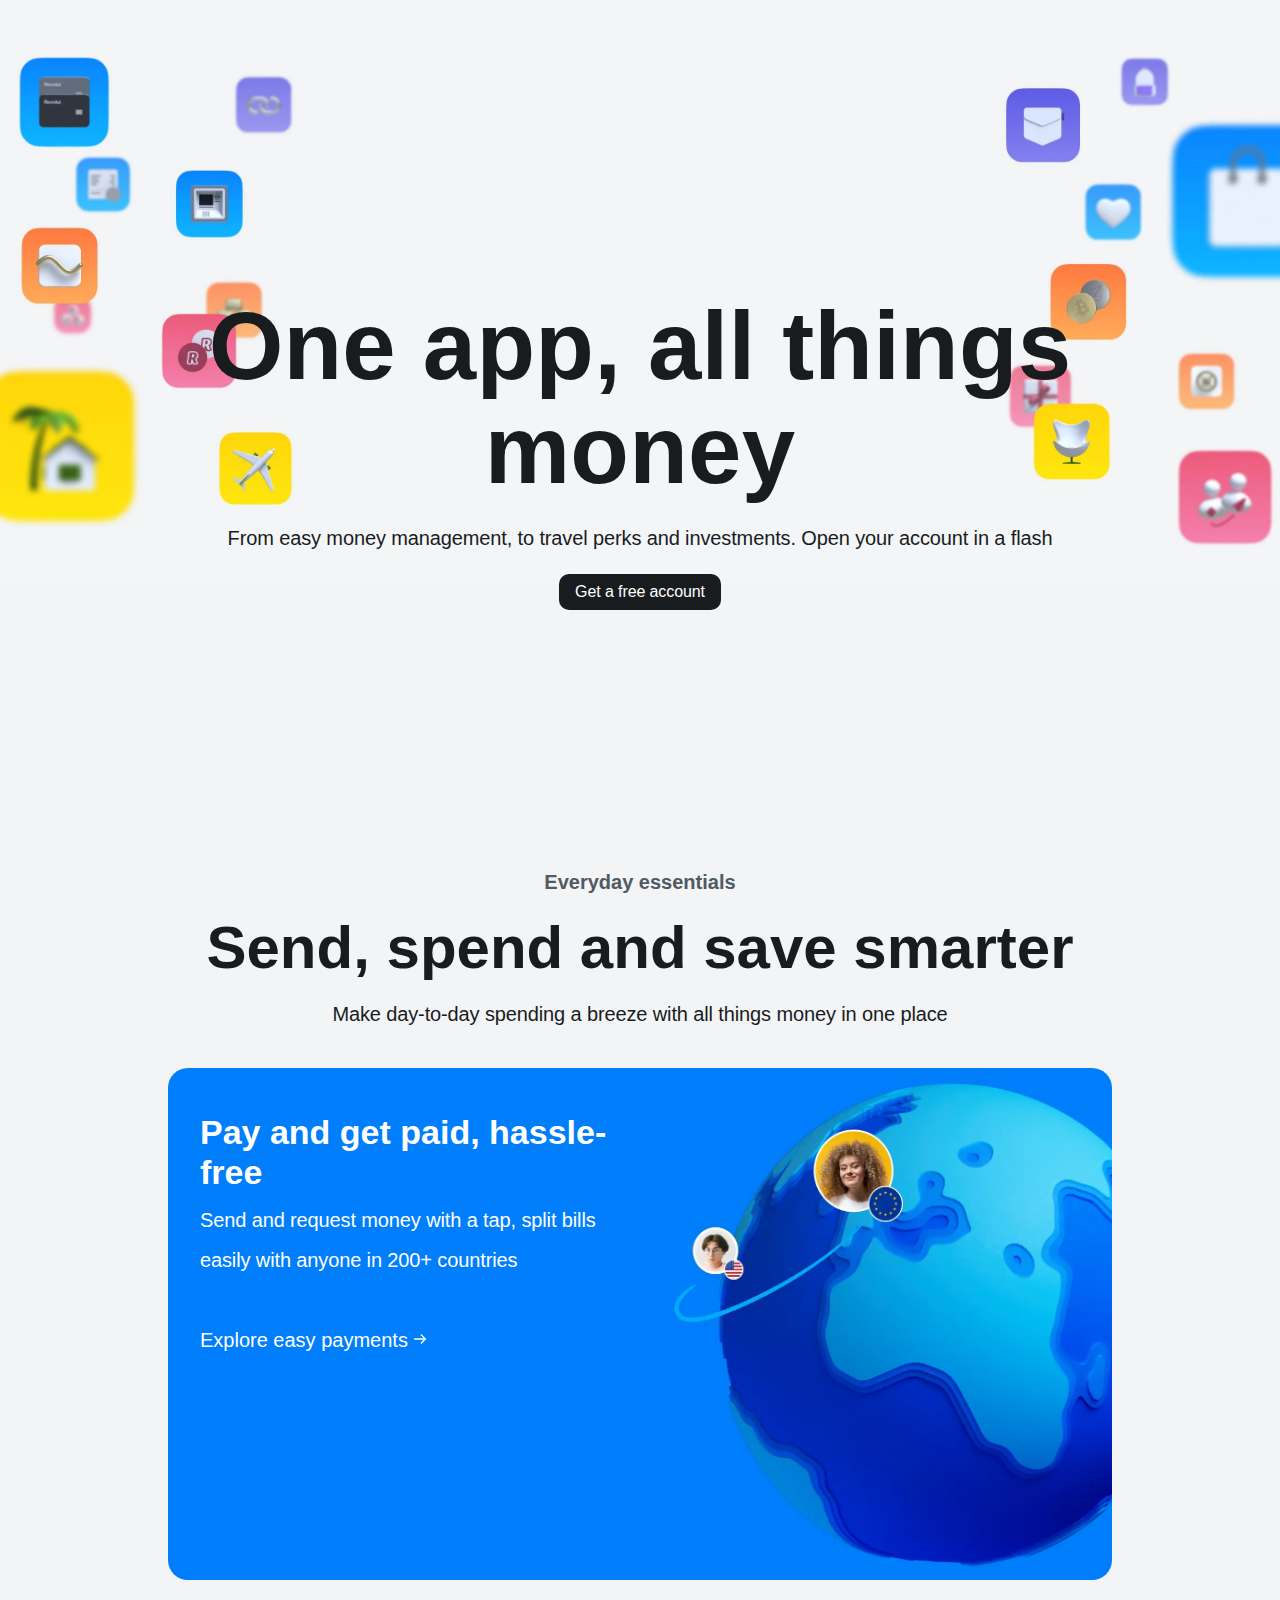
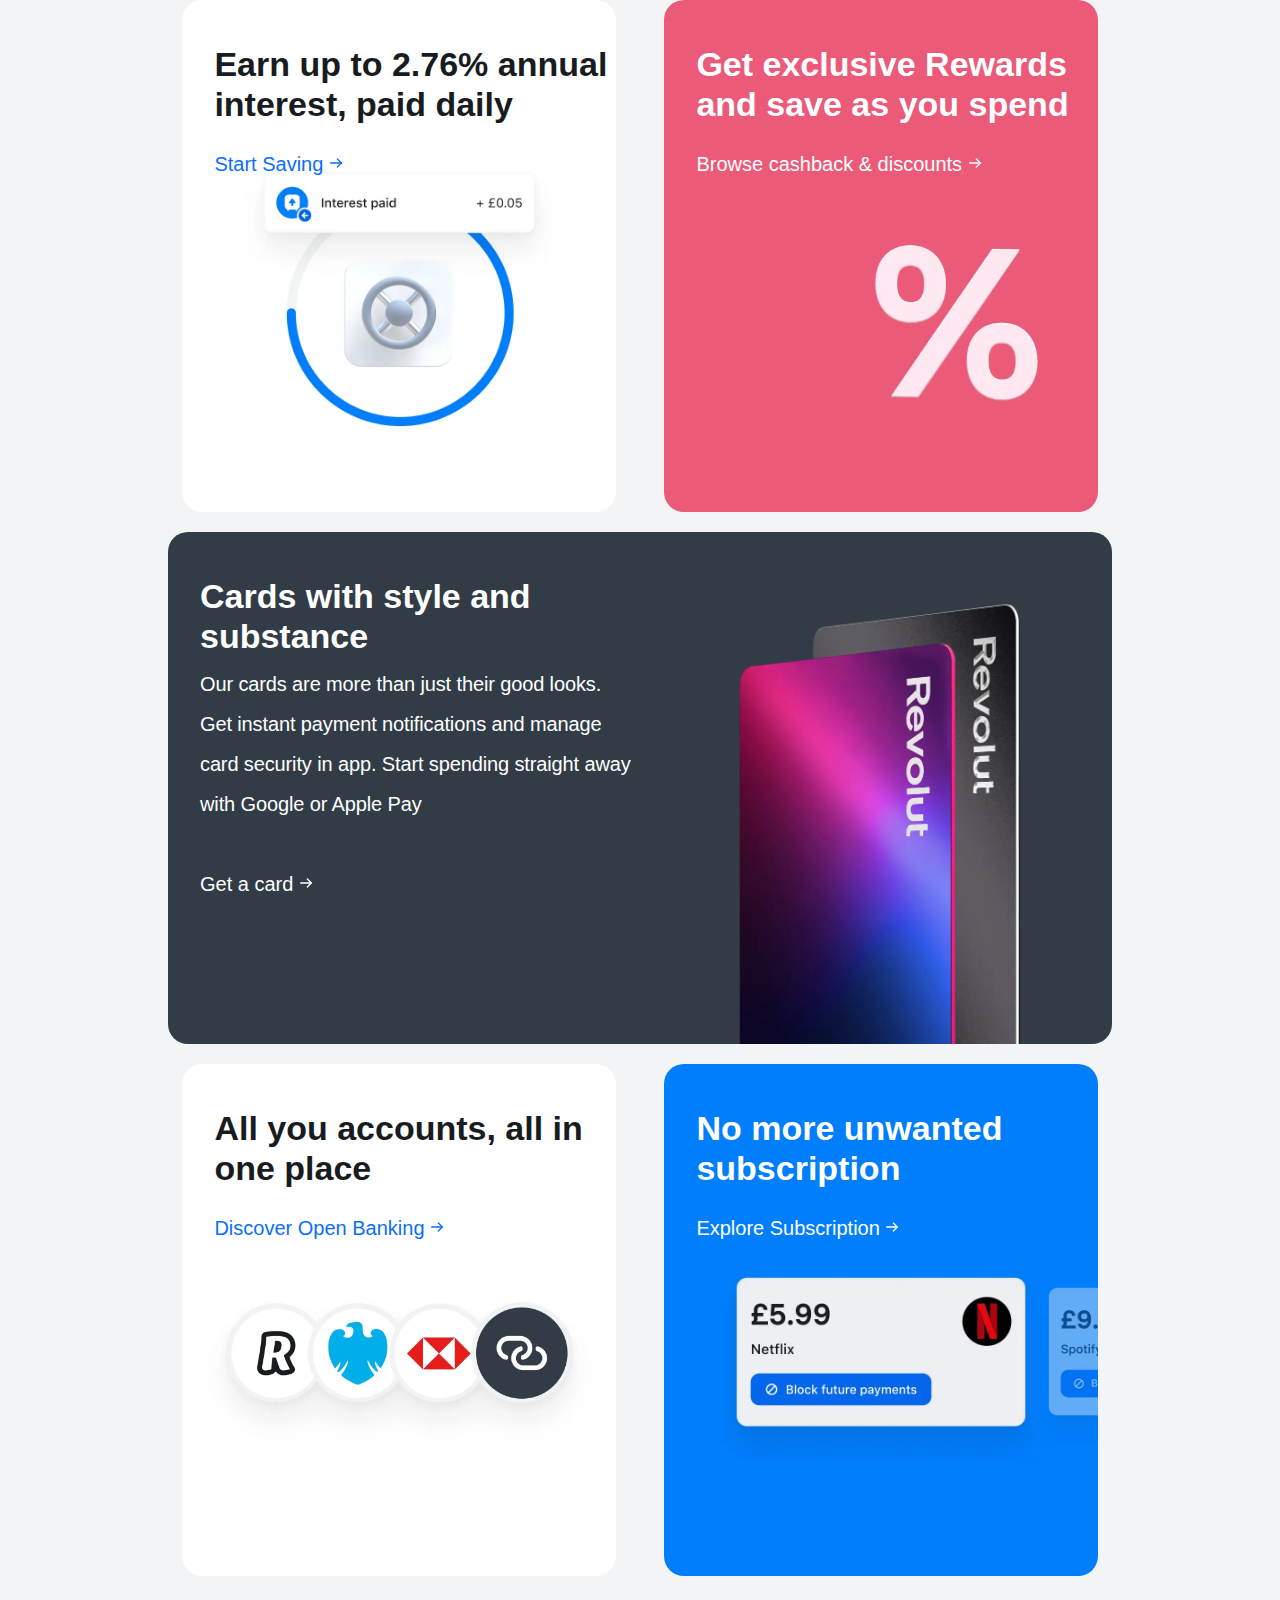
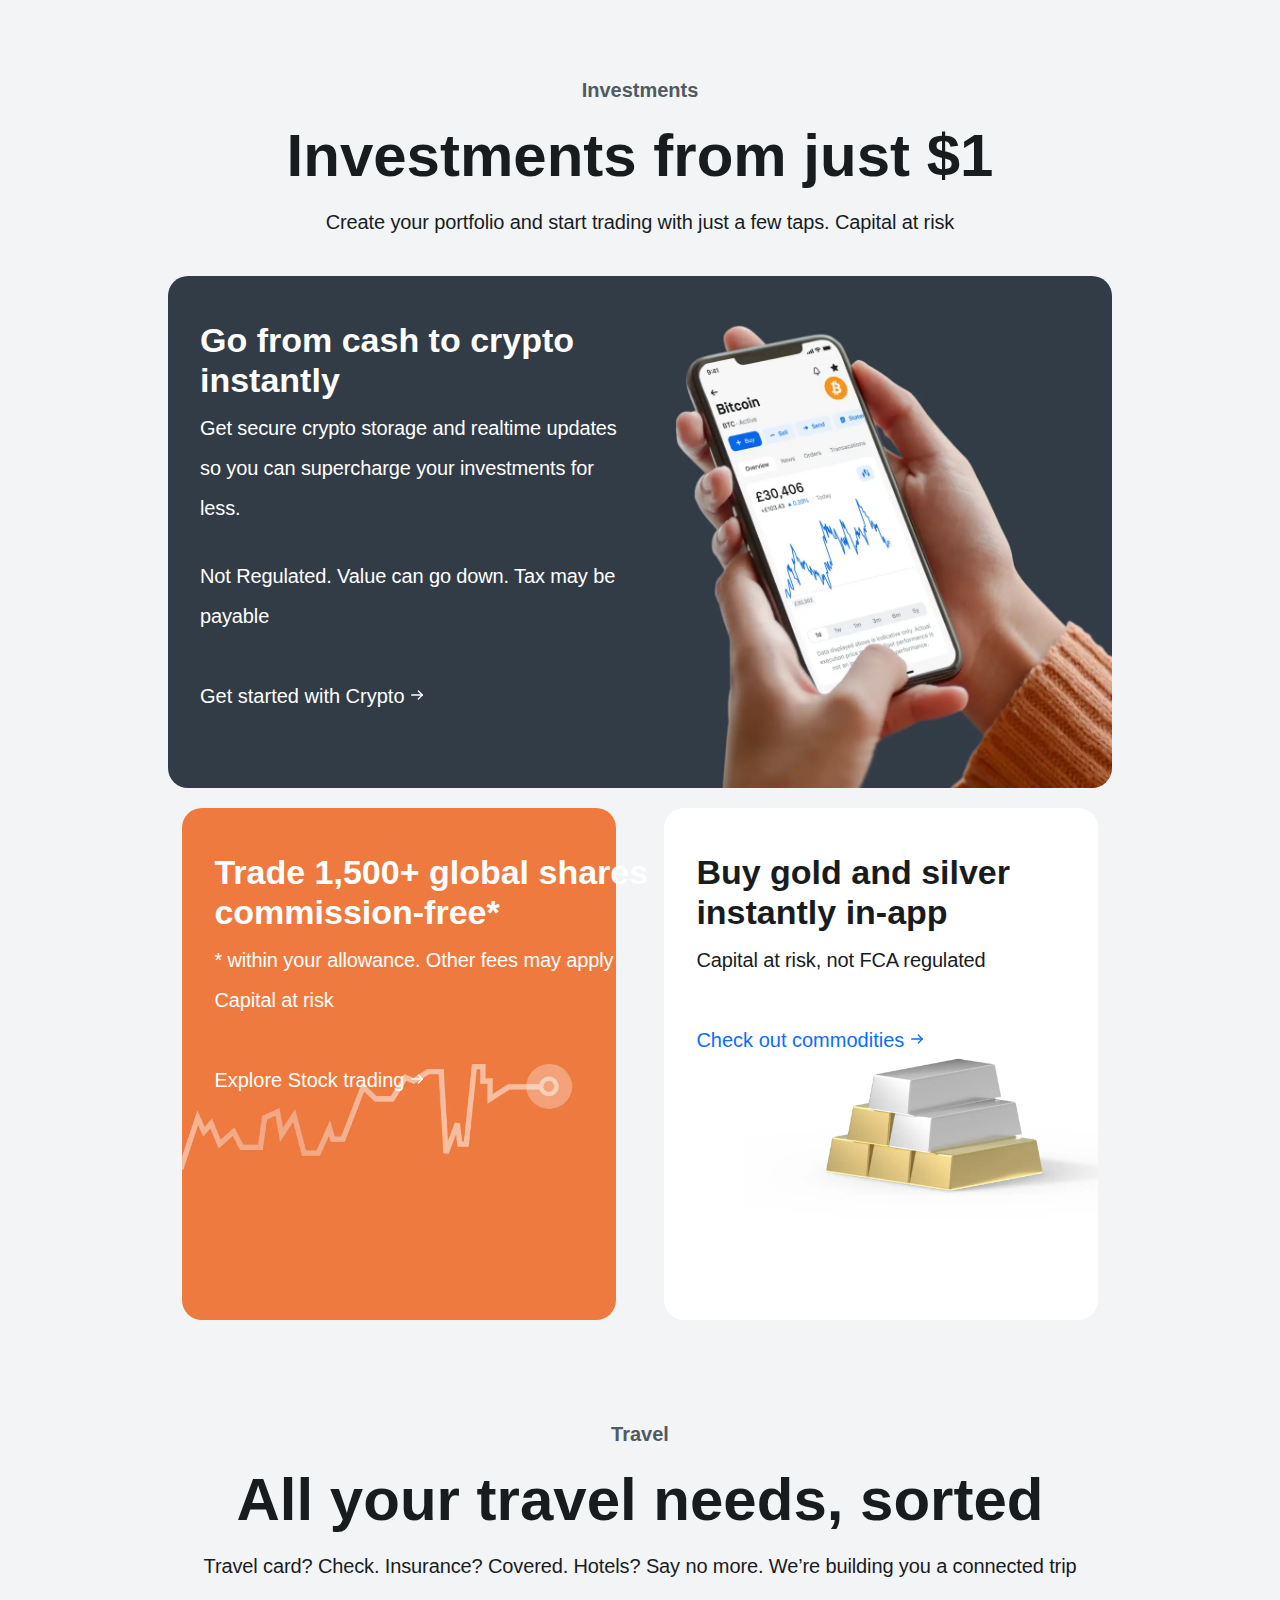
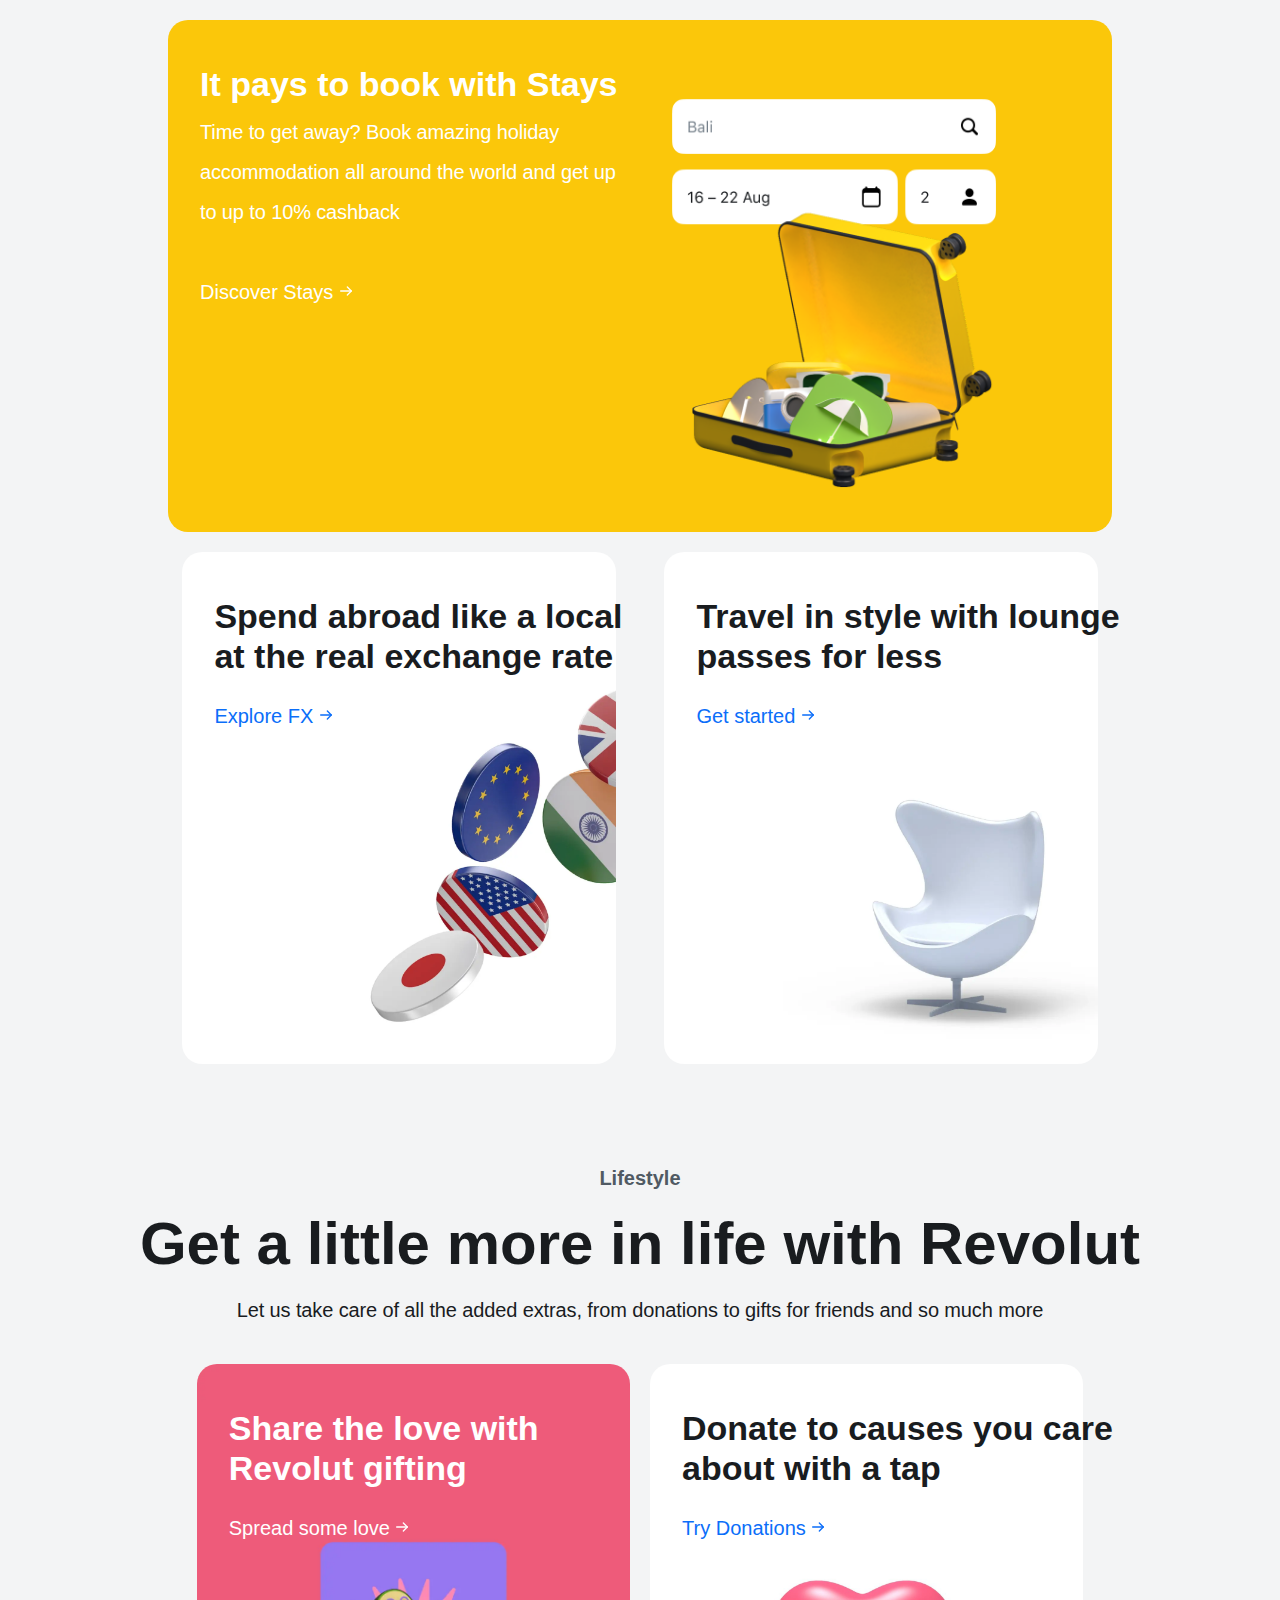
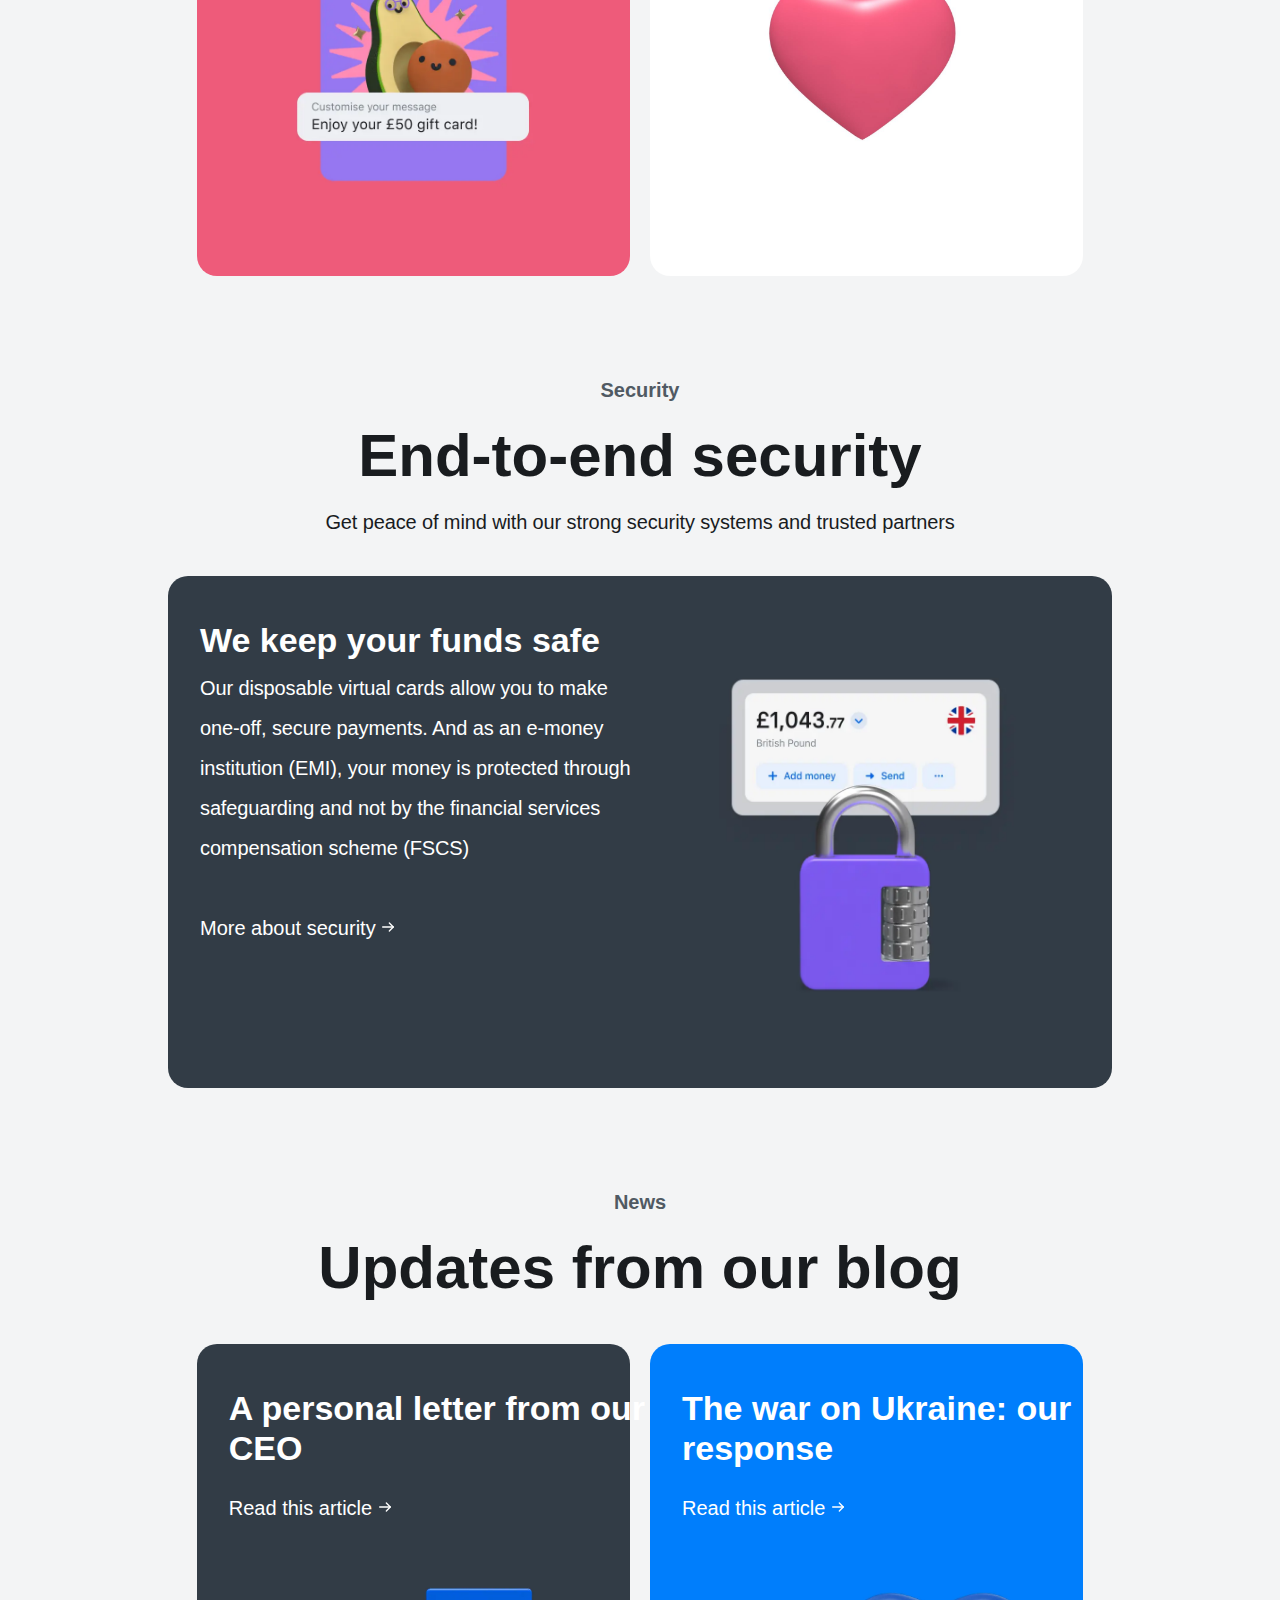
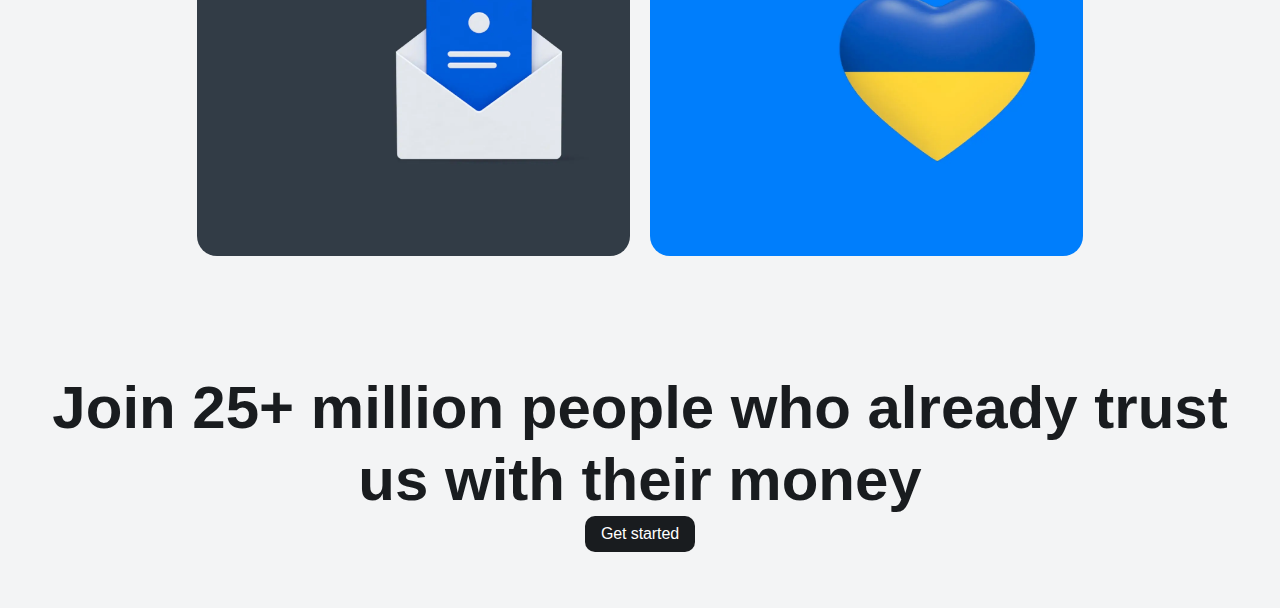
<file: main.html>
<!DOCTYPE html>
<html lang="en">
  <head>
    <meta charset="UTF-8" />
    <meta name="viewport" content="width=device-width, initial-scale=1.0" />
    <title>Main div test</title>
    <link rel="stylesheet" href="./styles/styles.css" />
  </head>
  <body>
    <main class="main">
      <!--homepage intro-->
      <section class="intro">
        <div>
          <img
            class="hero-image"
            src="images/Hero_Mobile.webp"
            alt="hero-image"
          />
          <img
            class="hero-image-desktop"
            src="images/hero-image-desktop.webp"
            alt="hero-image-desktop"
          />
        </div>

        <div class="intro-content">
          <h1>One app, all things money</h1>
          <p>
            From easy money management, to travel perks and investments. Open
            your account in a flash
          </p>
          <button class="main-btn">Get a free account</button>
        </div>
      </section>

      <!-- section-intro-->

      <section class="everyday-essentials">
        <div class="section-intro">
          <p class="section-title">Everyday essentials</p>
          <h2>Send, spend and save smarter</h2>
          <p class="section-description">
            Make day-to-day spending a breeze with all things money in one place
          </p>
        </div>

        <!--grid-box-->
        <div class="grid-container">
          <div class="big-box payments">
            <div class="box-content payments white">
              <h3>Pay and get paid, hassle-free</h3>
              <p>
                Send and request money with a tap, split bills easily with
                anyone in 200+ countries
              </p>
              <div class="call-to-action">
                <span>Explore easy payments</span>
                <!-- Uploaded to: SVG Repo, www.svgrepo.com, Generator: SVG Repo Mixer Tools -->
                <svg
                  width="16px"
                  height="16px"
                  viewBox="0 0 24 24"
                  fill="none"
                  xmlns="http://www.w3.org/2000/svg"
                >
                  <path
                    d="M20 12L4 12"
                    stroke="#ffffff"
                    stroke-width="2"
                    stroke-linecap="round"
                    stroke-linejoin="round"
                  />
                  <path
                    d="M14 18L19.9375 12.0625V12.0625C19.972 12.028 19.972 11.972 19.9375 11.9375V11.9375L14 6"
                    stroke="#ffffff"
                    stroke-width="2"
                    stroke-linecap="round"
                    stroke-linejoin="round"
                  />
                </svg>
              </div>
            </div>
            <img
              class="box-image payments"
              src="images/payments-mobile.webp"
              alt="payments-mobile"
            />

            <img
              class="box-image-responsive big-image payments"
              src="images/Payments.webp"
              alt="payments"
            />
          </div>

          <div class="small-box interest">
            <div class="box-content interest">
              <h3>Earn up to 2.76% annual interest, paid daily</h3>
              <div class="call-to-action blue">
                <span>Start Saving</span>
                <!-- Uploaded to: SVG Repo, www.svgrepo.com, Generator: SVG Repo Mixer Tools -->
                <svg
                  width="16px"
                  height="16px"
                  viewBox="0 0 24 24"
                  fill="none"
                  xmlns="http://www.w3.org/2000/svg"
                >
                  <path
                    d="M20 12L4 12"
                    stroke="#0B6EF9"
                    stroke-width="2"
                    stroke-linecap="round"
                    stroke-linejoin="round"
                  />
                  <path
                    d="M14 18L19.9375 12.0625V12.0625C19.972 12.028 19.972 11.972 19.9375 11.9375V11.9375L14 6"
                    stroke="#0B6EF9"
                    stroke-width="2"
                    stroke-linecap="round"
                    stroke-linejoin="round"
                  />
                </svg>
              </div>
            </div>
            <img
              class="box-image interest"
              src="images/interest-paid.png"
              alt="interest-paid"
            />
            <img
              class="box-image-responsive small-image interest"
              src="images/interest-paid-desktop.webp"
              alt="interest-paid-desktop"
            />
          </div>

          <div class="small-box rewards">
            <div class="box-content rewards white">
              <h3>Get exclusive Rewards and save as you spend</h3>
              <div class="call-to-action">
                <span>Browse cashback & discounts</span>
                <!-- Uploaded to: SVG Repo, www.svgrepo.com, Generator: SVG Repo Mixer Tools -->
                <svg
                  width="16px"
                  height="16px"
                  viewBox="0 0 24 24"
                  fill="none"
                  xmlns="http://www.w3.org/2000/svg"
                >
                  <path
                    d="M20 12L4 12"
                    stroke="#ffffff"
                    stroke-width="2"
                    stroke-linecap="round"
                    stroke-linejoin="round"
                  />
                  <path
                    d="M14 18L19.9375 12.0625V12.0625C19.972 12.028 19.972 11.972 19.9375 11.9375V11.9375L14 6"
                    stroke="#ffffff"
                    stroke-width="2"
                    stroke-linecap="round"
                    stroke-linejoin="round"
                  />
                </svg>
              </div>
            </div>
            <img
              class="box-image rewards"
              src="images/Rewards-Mobile.webp"
              alt="Rewards-Mobile"
            />
            <img
              class="box-image-responsive small-image rewards"
              src="images/Rewards-desktop.webp"
              alt="Rewards-desktop"
            />
          </div>

          <div class="big-box cards">
            <div class="box-content cards white">
              <h3>Cards with style and substance</h3>
              <p>
                Our cards are more than just their good looks. Get instant
                payment notifications and manage card security in app. Start
                spending straight away with Google or Apple Pay
              </p>
              <div class="call-to-action">
                <span>Get a card</span>
                <!-- Uploaded to: SVG Repo, www.svgrepo.com, Generator: SVG Repo Mixer Tools -->
                <svg
                  width="16px"
                  height="16px"
                  viewBox="0 0 24 24"
                  fill="none"
                  xmlns="http://www.w3.org/2000/svg"
                >
                  <path
                    d="M20 12L4 12"
                    stroke="#ffffff"
                    stroke-width="2"
                    stroke-linecap="round"
                    stroke-linejoin="round"
                  />
                  <path
                    d="M14 18L19.9375 12.0625V12.0625C19.972 12.028 19.972 11.972 19.9375 11.9375V11.9375L14 6"
                    stroke="#ffffff"
                    stroke-width="2"
                    stroke-linecap="round"
                    stroke-linejoin="round"
                  />
                </svg>
              </div>
            </div>
            <img
              class="box-image cards"
              src="images/Cards-Mobile.webp"
              alt="Cards-Mobile"
            />
            <img
              class="box-image-responsive big-image cards"
              src="images/cards-desktop.webp"
              alt="cards-desktop"
            />
          </div>

          <div class="small-box open-banking">
            <div class="box-content open-banking">
              <h3>All you accounts, all in one place</h3>
              <div class="call-to-action blue">
                <span>Discover Open Banking</span>
                <!-- Uploaded to: SVG Repo, www.svgrepo.com, Generator: SVG Repo Mixer Tools -->
                <svg
                  width="16px"
                  height="16px"
                  viewBox="0 0 24 24"
                  fill="none"
                  xmlns="http://www.w3.org/2000/svg"
                >
                  <path
                    d="M20 12L4 12"
                    stroke="#0B6EF9"
                    stroke-width="2"
                    stroke-linecap="round"
                    stroke-linejoin="round"
                  />
                  <path
                    d="M14 18L19.9375 12.0625V12.0625C19.972 12.028 19.972 11.972 19.9375 11.9375V11.9375L14 6"
                    stroke="#0B6EF9"
                    stroke-width="2"
                    stroke-linecap="round"
                    stroke-linejoin="round"
                  />
                </svg>
              </div>
            </div>
            <img
              class="box-image open-banking"
              src="images/OpenBanking-Mobile.jpg"
              alt="OpenBanking-Mobile"
            />
            <img
              class="box-image-responsive small-image open-banking"
              src="images/OpenBanking-desktop.webp"
              alt="OpenBanking-desktop"
            />
          </div>

          <div class="small-box no-subscriptions">
            <div class="box-content no-subscriptions white">
              <h3>No more unwanted subscription</h3>
              <div class="call-to-action">
                <span>Explore Subscription</span>
                <!-- Uploaded to: SVG Repo, www.svgrepo.com, Generator: SVG Repo Mixer Tools -->
                <svg
                  width="16px"
                  height="16px"
                  viewBox="0 0 24 24"
                  fill="none"
                  xmlns="http://www.w3.org/2000/svg"
                >
                  <path
                    d="M20 12L4 12"
                    stroke="#ffffff"
                    stroke-width="2"
                    stroke-linecap="round"
                    stroke-linejoin="round"
                  />
                  <path
                    d="M14 18L19.9375 12.0625V12.0625C19.972 12.028 19.972 11.972 19.9375 11.9375V11.9375L14 6"
                    stroke="#ffffff"
                    stroke-width="2"
                    stroke-linecap="round"
                    stroke-linejoin="round"
                  />
                </svg>
              </div>
            </div>
            <img
              class="box-image no-subscriptions"
              src="images/no-more-subscription.webp"
              alt="no-more-subscription"
            />
            <img
              class="box-image-responsive small-image no-subscriptions"
              src="images/no-more-subscription-desktop.webp"
              alt="no-more-subscription-desktop"
            />
          </div>
        </div>
      </section>

      <!-- section-intro-->
      <section class="investments">
        <div class="section-intro">
          <p class="section-title">Investments</p>
          <h2>Investments from just $1</h2>
          <p class="section-description">
            Create your portfolio and start trading with just a few taps.
            Capital at risk
          </p>
        </div>
        <!--grid-box-->
        <div class="grid-container">
          <div class="big-box bitcoin">
            <div class="box-content white">
              <h3>Go from cash to crypto instantly</h3>
              <p>
                Get secure crypto storage and realtime updates so you can
                supercharge your investments for less.
              </p>
              <p>Not Regulated. Value can go down. Tax may be payable</p>
              <div class="call-to-action">
                <span> Get started with Crypto</span>
                <!-- Uploaded to: SVG Repo, www.svgrepo.com, Generator: SVG Repo Mixer Tools -->
                <svg
                  width="16px"
                  height="16px"
                  viewBox="0 0 24 24"
                  fill="none"
                  xmlns="http://www.w3.org/2000/svg"
                >
                  <path
                    d="M20 12L4 12"
                    stroke="#ffffff"
                    stroke-width="2"
                    stroke-linecap="round"
                    stroke-linejoin="round"
                  />
                  <path
                    d="M14 18L19.9375 12.0625V12.0625C19.972 12.028 19.972 11.972 19.9375 11.9375V11.9375L14 6"
                    stroke="#ffffff"
                    stroke-width="2"
                    stroke-linecap="round"
                    stroke-linejoin="round"
                  />
                </svg>
              </div>
            </div>
            <img class="box-image" src="images/bitcoin.webp" alt="bitcoin" />
            <img
              class="box-image-responsive big-image"
              src="images/bit-coin-desktop.webp"
              alt="bit-coin-desktop"
            />
          </div>

          <div class="small-box stocks">
            <div class="box-content white">
              <h3>Trade 1,500+ global shares commission-free*</h3>
              <p>
                * within your allowance. Other fees may apply Capital at risk
              </p>
              <div class="call-to-action">
                <span>Explore Stock trading</span>
                <!-- Uploaded to: SVG Repo, www.svgrepo.com, Generator: SVG Repo Mixer Tools -->
                <svg
                  width="16px"
                  height="16px"
                  viewBox="0 0 24 24"
                  fill="none"
                  xmlns="http://www.w3.org/2000/svg"
                >
                  <path
                    d="M20 12L4 12"
                    stroke="#ffffff"
                    stroke-width="2"
                    stroke-linecap="round"
                    stroke-linejoin="round"
                  />
                  <path
                    d="M14 18L19.9375 12.0625V12.0625C19.972 12.028 19.972 11.972 19.9375 11.9375V11.9375L14 6"
                    stroke="#ffffff"
                    stroke-width="2"
                    stroke-linecap="round"
                    stroke-linejoin="round"
                  />
                </svg>
              </div>
            </div>
            <img
              class="box-image"
              src="images/Stocks-Mobile.webp"
              alt="Stocks-Mobile"
            />
            <img
              class="box-image-responsive small-image"
              src="images/Stocks-desktop.webp"
              alt="Stocks-desktop"
            />
          </div>

          <div class="small-box commodities">
            <div class="box-content">
              <h3>Buy gold and silver instantly in-app</h3>
              <p>Capital at risk, not FCA regulated</p>
              <div class="call-to-action blue">
                <span>Check out commodities</span>
                <!-- Uploaded to: SVG Repo, www.svgrepo.com, Generator: SVG Repo Mixer Tools -->
                <svg
                  width="16px"
                  height="16px"
                  viewBox="0 0 24 24"
                  fill="none"
                  xmlns="http://www.w3.org/2000/svg"
                >
                  <path
                    d="M20 12L4 12"
                    stroke="#0B6EF9"
                    stroke-width="2"
                    stroke-linecap="round"
                    stroke-linejoin="round"
                  />
                  <path
                    d="M14 18L19.9375 12.0625V12.0625C19.972 12.028 19.972 11.972 19.9375 11.9375V11.9375L14 6"
                    stroke="#0B6EF9"
                    stroke-width="2"
                    stroke-linecap="round"
                    stroke-linejoin="round"
                  />
                </svg>
              </div>
            </div>
            <img
              class="box-image"
              src="images/Commodities-Mobile.webp"
              alt="Commodities-Mobile"
            />
            <img
              class="box-image-responsive small-image"
              src="images/Commodities-desktop.webp"
              alt="Commodities-desktop"
            />
          </div>
        </div>
      </section>

      <!-- section-intro-->
      <section class="travel">
        <div class="section-intro">
          <p class="section-title">Travel</p>
          <h2>All your travel needs, sorted</h2>
          <p class="section-description">
            Travel card? Check. Insurance? Covered. Hotels? Say no more. We’re
            building you a connected trip
          </p>
        </div>
        <!--grid-box-->
        <div class="grid-container">
          <div class="big-box stays">
            <div class="box-content white">
              <h3>It pays to book with Stays</h3>
              <p>
                Time to get away? Book amazing holiday accommodation all around
                the world and get up to up to 10% cashback
              </p>
              <div class="call-to-action">
                <span>Discover Stays</span>
                <!-- Uploaded to: SVG Repo, www.svgrepo.com, Generator: SVG Repo Mixer Tools -->
                <svg
                  width="16px"
                  height="16px"
                  viewBox="0 0 24 24"
                  fill="none"
                  xmlns="http://www.w3.org/2000/svg"
                >
                  <path
                    d="M20 12L4 12"
                    stroke="#ffffff"
                    stroke-width="2"
                    stroke-linecap="round"
                    stroke-linejoin="round"
                  />
                  <path
                    d="M14 18L19.9375 12.0625V12.0625C19.972 12.028 19.972 11.972 19.9375 11.9375V11.9375L14 6"
                    stroke="#ffffff"
                    stroke-width="2"
                    stroke-linecap="round"
                    stroke-linejoin="round"
                  />
                </svg>
              </div>
            </div>
            <img class="box-image" src="images/travel.webp" alt="travel" />
            <img
              class="box-image-responsive big-image"
              src="images/travel-desktop.png"
              alt="travel-desktop"
            />
          </div>

          <div class="small-box fx">
            <div class="box-content">
              <h3>Spend abroad like a local at the real exchange rate</h3>
              <div class="call-to-action blue">
                <span>Explore FX</span>
                <!-- Uploaded to: SVG Repo, www.svgrepo.com, Generator: SVG Repo Mixer Tools -->
                <svg
                  width="16px"
                  height="16px"
                  viewBox="0 0 24 24"
                  fill="none"
                  xmlns="http://www.w3.org/2000/svg"
                >
                  <path
                    d="M20 12L4 12"
                    stroke="#0B6EF9"
                    stroke-width="2"
                    stroke-linecap="round"
                    stroke-linejoin="round"
                  />
                  <path
                    d="M14 18L19.9375 12.0625V12.0625C19.972 12.028 19.972 11.972 19.9375 11.9375V11.9375L14 6"
                    stroke="#0B6EF9"
                    stroke-width="2"
                    stroke-linecap="round"
                    stroke-linejoin="round"
                  />
                </svg>
              </div>
            </div>
            <img
              class="box-image"
              src="images/FX-Mobile.webp"
              alt="FX-Mobile"
            />
            <img
              class="box-image-responsive small-image"
              src="images/FX-desktop.webp"
              alt="FX-desktop"
            />
          </div>

          <div class="small-box lounge">
            <div class="box-content">
              <h3>Travel in style with lounge passes for less</h3>
              <div class="call-to-action blue">
                <span>Get started</span>
                <!-- Uploaded to: SVG Repo, www.svgrepo.com, Generator: SVG Repo Mixer Tools -->
                <svg
                  width="16px"
                  height="16px"
                  viewBox="0 0 24 24"
                  fill="none"
                  xmlns="http://www.w3.org/2000/svg"
                >
                  <path
                    d="M20 12L4 12"
                    stroke="#0B6EF9"
                    stroke-width="2"
                    stroke-linecap="round"
                    stroke-linejoin="round"
                  />
                  <path
                    d="M14 18L19.9375 12.0625V12.0625C19.972 12.028 19.972 11.972 19.9375 11.9375V11.9375L14 6"
                    stroke="#0B6EF9"
                    stroke-width="2"
                    stroke-linecap="round"
                    stroke-linejoin="round"
                  />
                </svg>
              </div>
            </div>
            <img
              class="box-image"
              src="images/Lounge-Mobile.webp"
              alt="Lounge-Mobile"
            />
            <img
              class="box-image-responsive small-image"
              src="images/Lounge-desktop.webp"
              alt="Lounge-desktop"
            />
          </div>
        </div>
      </section>

      <!-- section-intro-->
      <section class="lifestyle">
        <div class="section-intro">
          <p class="section-title">Lifestyle</p>
          <h2>Get a little more in life with Revolut</h2>
          <p class="section-description">
            Let us take care of all the added extras, from donations to gifts
            for friends and so much more
          </p>
        </div>

        <!--grid-box4-->
        <div class="grid-container">
          <div class="small-box gifting">
            <div class="box-content white">
              <h3>Share the love with Revolut gifting</h3>
              <div class="call-to-action">
                <span>Spread some love</span>
                <!-- Uploaded to: SVG Repo, www.svgrepo.com, Generator: SVG Repo Mixer Tools -->
                <svg
                  width="16px"
                  height="16px"
                  viewBox="0 0 24 24"
                  fill="none"
                  xmlns="http://www.w3.org/2000/svg"
                >
                  <path
                    d="M20 12L4 12"
                    stroke="#ffffff"
                    stroke-width="2"
                    stroke-linecap="round"
                    stroke-linejoin="round"
                  />
                  <path
                    d="M14 18L19.9375 12.0625V12.0625C19.972 12.028 19.972 11.972 19.9375 11.9375V11.9375L14 6"
                    stroke="#ffffff"
                    stroke-width="2"
                    stroke-linecap="round"
                    stroke-linejoin="round"
                  />
                </svg>
              </div>
            </div>
            <img class="box-image" src="images/gifting.webp" alt="gifting" />
            <img
              class="box-image-responsive small-image"
              src="images/gifting-desktop.webp"
              alt="gifting-desktop"
            />
          </div>

          <div class="small-box donations">
            <div class="box-content">
              <h3>Donate to causes you care about with a tap</h3>
              <div class="call-to-action blue">
                <span>Try Donations</span>
                <!-- Uploaded to: SVG Repo, www.svgrepo.com, Generator: SVG Repo Mixer Tools -->
                <svg
                  width="16px"
                  height="16px"
                  viewBox="0 0 24 24"
                  fill="none"
                  xmlns="http://www.w3.org/2000/svg"
                >
                  <path
                    d="M20 12L4 12"
                    stroke="#0B6EF9"
                    stroke-width="2"
                    stroke-linecap="round"
                    stroke-linejoin="round"
                  />
                  <path
                    d="M14 18L19.9375 12.0625V12.0625C19.972 12.028 19.972 11.972 19.9375 11.9375V11.9375L14 6"
                    stroke="#0B6EF9"
                    stroke-width="2"
                    stroke-linecap="round"
                    stroke-linejoin="round"
                  />
                </svg>
              </div>
            </div>
            <img
              class="box-image"
              src="images/Donations-Mobile.webp"
              alt="Donations-Mobile"
            />
            <img
              class="box-image-responsive small-image"
              src="images/Donations-desktop.jpeg"
              alt="Donations-desktop"
            />
          </div>
        </div>
      </section>

      <!-- section-intro-->
      <section class="security">
        <div class="section-intro">
          <p class="section-title">Security</p>
          <h2>End-to-end security</h2>
          <p class="section-description">
            Get peace of mind with our strong security systems and trusted
            partners
          </p>
        </div>
        <!--grid-box-->
        <div class="grid-container">
          <div class="big-box online-security">
            <div class="box-content white">
              <h3>We keep your funds safe</h3>
              <p>
                Our disposable virtual cards allow you to make one-off, secure
                payments. And as an e-money institution (EMI), your money is
                protected through safeguarding and not by the financial services
                compensation scheme (FSCS)
              </p>
              <div class="call-to-action">
                <span>More about security</span>
                <!-- Uploaded to: SVG Repo, www.svgrepo.com, Generator: SVG Repo Mixer Tools -->
                <svg
                  width="16px"
                  height="16px"
                  viewBox="0 0 24 24"
                  fill="none"
                  xmlns="http://www.w3.org/2000/svg"
                >
                  <path
                    d="M20 12L4 12"
                    stroke="#ffffff"
                    stroke-width="2"
                    stroke-linecap="round"
                    stroke-linejoin="round"
                  />
                  <path
                    d="M14 18L19.9375 12.0625V12.0625C19.972 12.028 19.972 11.972 19.9375 11.9375V11.9375L14 6"
                    stroke="#ffffff"
                    stroke-width="2"
                    stroke-linecap="round"
                    stroke-linejoin="round"
                  />
                </svg>
              </div>
            </div>
            <img class="box-image" src="images/security.webp" alt="security" />
            <img
              class="box-image-responsive big-image"
              src="images/security-desktop.webp"
              alt="security-desktop"
            />
          </div>
        </div>
      </section>

      <!-- section-intro-->
      <section class="news">
        <div class="section-intro">
          <p class="section-title">News</p>
          <h2>Updates from our blog</h2>
        </div>
        <!--grid-box-->
        <div class="grid-container">
          <div class="small-box updates">
            <div class="box-content white">
              <h3>A personal letter from our CEO</h3>
              <div class="call-to-action">
                <span>Read this article</span>
                <!-- Uploaded to: SVG Repo, www.svgrepo.com, Generator: SVG Repo Mixer Tools -->
                <svg
                  width="16px"
                  height="16px"
                  viewBox="0 0 24 24"
                  fill="none"
                  xmlns="http://www.w3.org/2000/svg"
                >
                  <path
                    d="M20 12L4 12"
                    stroke="#ffffff"
                    stroke-width="2"
                    stroke-linecap="round"
                    stroke-linejoin="round"
                  />
                  <path
                    d="M14 18L19.9375 12.0625V12.0625C19.972 12.028 19.972 11.972 19.9375 11.9375V11.9375L14 6"
                    stroke="#ffffff"
                    stroke-width="2"
                    stroke-linecap="round"
                    stroke-linejoin="round"
                  />
                </svg>
              </div>
            </div>
            <img
              class="box-image"
              src="images/CEO_Letter_Mobile.webp"
              alt="Letter_Mobile"
            />
            <img
              class="box-image-responsive small-image"
              src="images/CEO-Letter-desktop.webp"
              alt="CEO-Letter-desktop"
            />
          </div>

          <div class="small-box updates2">
            <div class="box-content white">
              <h3>The war on Ukraine: our response</h3>
              <div class="call-to-action">
                <span>Read this article</span>
                <!-- Uploaded to: SVG Repo, www.svgrepo.com, Generator: SVG Repo Mixer Tools -->
                <svg
                  width="16px"
                  height="16px"
                  viewBox="0 0 24 24"
                  fill="none"
                  xmlns="http://www.w3.org/2000/svg"
                >
                  <path
                    d="M20 12L4 12"
                    stroke="#ffffff"
                    stroke-width="2"
                    stroke-linecap="round"
                    stroke-linejoin="round"
                  />
                  <path
                    d="M14 18L19.9375 12.0625V12.0625C19.972 12.028 19.972 11.972 19.9375 11.9375V11.9375L14 6"
                    stroke="#ffffff"
                    stroke-width="2"
                    stroke-linecap="round"
                    stroke-linejoin="round"
                  />
                </svg>
              </div>
            </div>
            <img
              class="box-image"
              src="images/Ukraine_Mobile.webp"
              alt="Ukraine"
            />
            <img
              class="box-image-responsive small-image"
              src="images/Ukraine-desktop.webp"
              alt="Ukraine-desktop"
            />
          </div>
        </div>
      </section>

      <!-- section-intro-->
      <section class="join-us">
        <div class="section-intro">
          <h2>Join 25+ million people who already trust us with their money</h2>
          <button class="main-btn">Get started</button>
        </div>
      </section>
    </main>
  </body>
</html>
</file>
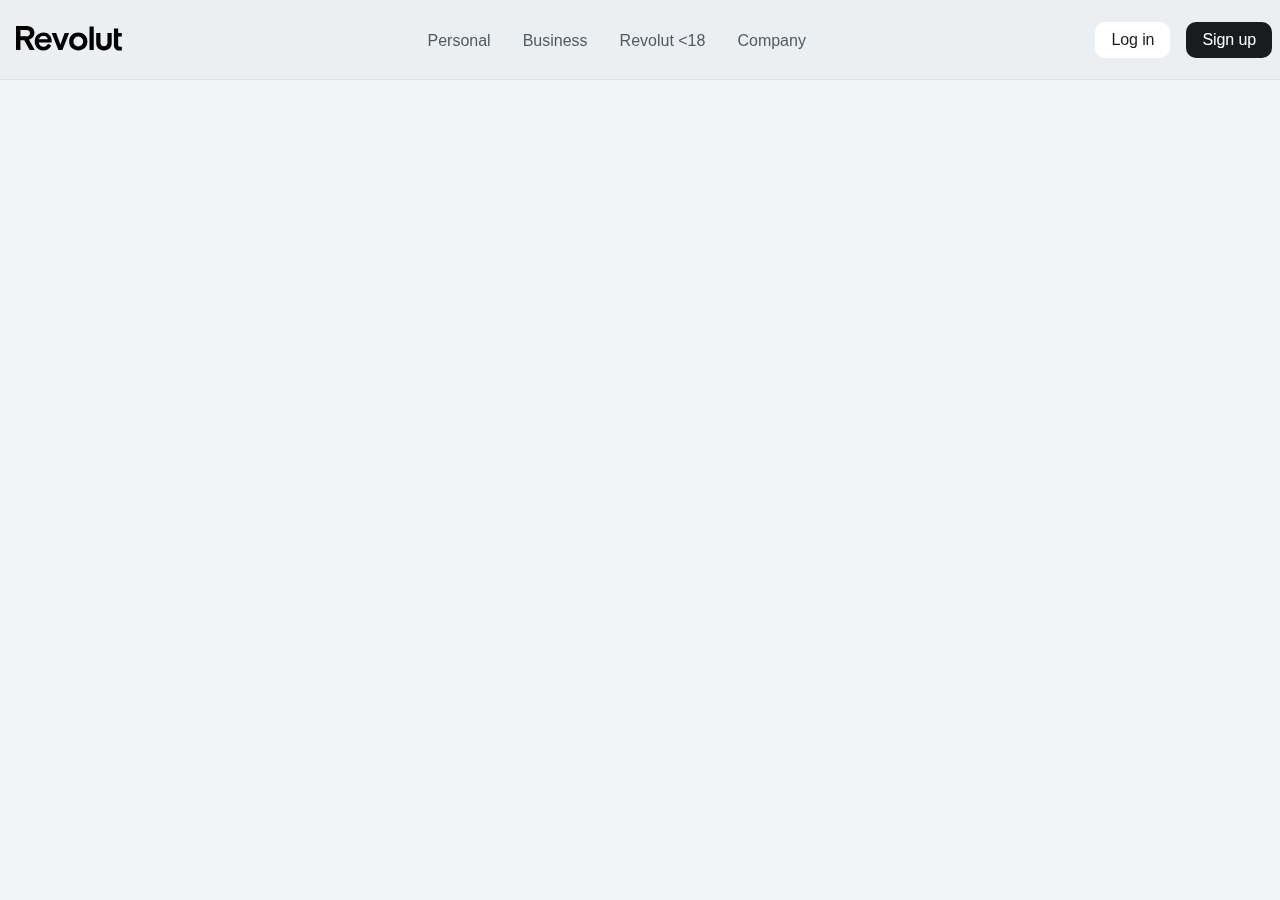
<file: nav.html>
<!DOCTYPE html>
<html lang="en">
  <head>
    <meta charset="UTF-8" />
    <meta name="viewport" content="width=device-width, initial-scale=1.0" />
    <link rel="stylesheet" href="./styles/styles.css" />
    <title>Desktop navigation test</title>
  </head>
  <body>
    <header>
      <div class="header-content">
        <!--logo-->
        <div class="logo">
          <svg
            xmlns="http://www.w3.org/2000/svg"
            height="25"
            viewBox="0 0 106 25"
            class="sc-ab31a62b-0 fgCxgL"
          >
            <title>Revolut</title>
            <path
              d="M68.664 8.915c-1.784-1.612-3.938-2.4-6.428-2.4-2.456 0-4.61.789-6.395 2.4-1.784 1.577-2.691 3.772-2.691 6.584s.907 5.005 2.691 6.617c1.784 1.577 3.939 2.366 6.395 2.366 2.49 0 4.644-.789 6.428-2.366 1.818-1.612 2.725-3.806 2.725-6.617s-.908-5.007-2.725-6.584zm-9.792 10.183c-.941-.925-1.415-2.126-1.415-3.6s.47-2.674 1.415-3.566a4.6 4.6 0 0 1 3.363-1.371 4.68 4.68 0 0 1 3.398 1.371c.974.892 1.448 2.091 1.448 3.566s-.47 2.674-1.448 3.6c-.941.891-2.086 1.337-3.398 1.337a4.71 4.71 0 0 1-3.363-1.337zm18.881 4.903V.473h-4.24v23.528zM91.438 6.995v9.388c0 2.262-1.2 3.762-3.484 3.762-2.323 0-3.491-1.498-3.491-3.762V6.995h-4.248v10.108c0 3.916 2.423 7.378 7.739 7.378h.033c5.283 0 7.702-3.539 7.702-7.378V6.995zm-42.8 0l-4.24 11.52-4.24-11.52h-4.509l6.766 17.007h3.972l6.765-17.007zm-12.969 8.023c0-2.468-.773-4.491-2.288-6.103s-3.464-2.4-5.854-2.4c-2.456 0-4.544.858-6.26 2.537-1.684 1.681-2.523 3.806-2.523 6.446s.841 4.801 2.49 6.48c1.684 1.681 3.703 2.503 6.092 2.503 3.67 0 6.26-1.646 7.839-4.972l-3.162-1.852c-1.041 2.091-2.558 3.12-4.61 3.12-2.523 0-4.307-1.646-4.577-4.251h12.852v-1.509zM27.39 9.806c2.389 0 3.972 1.371 4.375 3.566h-8.951c.641-2.023 2.389-3.566 4.577-3.566zm-8.647 14.195l-5.689-10.148c3.599-1.337 5.383-3.668 5.383-7.063C18.441 2.641 15.208 0 10.06 0H0v24.001h4.442v-9.737h3.77l5.45 9.738zM10.06 3.977c2.625 0 3.938 1.063 3.938 3.154s-1.314 3.154-3.938 3.154H4.442V3.977zm92.817 20.504c-2.729 0-4.942-2.256-4.942-5.04V2.4h4.24v4.601h3.636v3.497h-3.636v8.665c0 .816.649 1.477 1.451 1.477h2.185v3.841z"
            ></path>
          </svg>
        </div>

        <!-- mobile navigation -->
        <div class="mobile-navigation">
          <!-- burger-container -->
          <div class="burger-container" tabindex="0">
            <!-- Burger Icon -->
            <!--uploaded to: SVG Repo, www.svgrepo.com, Generator: SVG Repo Mixer Tools -->

            <svg
              class="burger-icon"
              fill="#000000"
              width="36px"
              height="32px"
              viewBox="-235.52 -235.52 1495.04 1495.04"
              xmlns="http://www.w3.org/2000/svg"
              stroke="#000000"
              stroke-width="0.01024"
            >
              <g
                id="SVGRepo_bgCarrier"
                stroke-width="0"
                transform="translate(0,0), scale(1)"
              >
                <rect
                  x="-235.52"
                  y="-235.52"
                  width="1495.04"
                  height="1495.04"
                  rx="0"
                  fill="#ffffff"
                  strokewidth="0"
                ></rect>
              </g>

              <g
                id="SVGRepo_tracerCarrier"
                stroke-linecap="round"
                stroke-linejoin="round"
              ></g>

              <g id="SVGRepo_iconCarrier">
                <title>Burger-icon</title>

                <path
                  d="M768 306.2V383H256v-76.8h512zM256 536.6h512v-76.8H256v76.8zm0 153.6h512v-76.8H256v76.8z"
                  fill-rule="evenodd"
                ></path>
              </g>
            </svg>
            <!-- Cross icon -->
            <!--Uploaded to: SVG Repo, www.svgrepo.com, Generator: SVG Repo Mixer Tools -->
            <svg
              width="35px"
              height="30px"
              viewBox="0 0 24 24"
              fill="none"
              class="cross-icon"
              xmlns="http://www.w3.org/2000/svg"
            >
              <path
                d="M16 8L8 16M8.00001 8L16 16"
                stroke="#fff"
                stroke-width="1.5"
                stroke-linecap="round"
                stroke-linejoin="round"
              ></path>
            </svg>

            <!--Sub-Menu-->
            <div class="sub-menu">
              <div class="mobile-menu">
                <div class="personal">
                  <button class="menu-btn menu-btn1" tabindex="1">
                    Personal
                  </button>
                  <!-- top-dropdown 1 -->
                  <div class="mobile-dropdown mobile-dropdown1">
                    <div class="dropdown-title">
                      <a href="#">
                        Discover Revolut
                        <!-- Uploaded to: SVG Repo, www.svgrepo.com, Generator: SVG Repo Mixer Tools -->
                        <svg
                          width="24px"
                          height="24px"
                          viewBox="0 0 24 24"
                          fill="none"
                          xmlns="http://www.w3.org/2000/svg"
                        >
                          <path
                            d="M20 12L4 12"
                            stroke="#323232"
                            stroke-width="2"
                            stroke-linecap="round"
                            stroke-linejoin="round"
                          ></path>
                          <path
                            d="M14 18L19.9375 12.0625V12.0625C19.972 12.028 19.972 11.972 19.9375 11.9375V11.9375L14 6"
                            stroke="#323232"
                            stroke-width="2"
                            stroke-linecap="round"
                            stroke-linejoin="round"
                          ></path></svg
                      ></a>
                    </div>

                    <div class="dropdown">
                      <button class="dropbtn">
                        Essentials
                        <svg
                          class="arrow-down"
                          fill="#000"
                          width="16px"
                          height="16px"
                          viewBox="0 0 1024 1024"
                          xmlns="http://www.w3.org/2000/svg"
                        >
                          <path
                            d="M759.2 419.8L697.4 358 512 543.4 326.6 358l-61.8 61.8L512 667z"
                          ></path>
                        </svg>
                        <i class="fa fa-caret-down"></i>
                      </button>
                      <div class="dropdown-content">
                        <div class="row">
                          <div class="column">
                            <a href="#">Payments</a>
                            <a href="#">Currency Exchange</a>
                            <a href="#">Cards</a>
                            <a href="#">Revolut Pro</a>
                            <a href="#">Open banking</a>
                            <a href="#">Early salary</a>
                            <a href="#">On demand Pay</a>
                            <a href="#"
                              >Revolut &lt;18 Parents &amp; Guardians</a
                            >
                            <a href="#">Subscritpions</a>
                            <a href="#">Budgeting and analytics</a>
                            <a href="#">Pockets</a>
                          </div>
                        </div>
                      </div>
                    </div>

                    <div class="dropdown">
                      <button class="dropbtn">
                        Wealth
                        <svg
                          class="arrow-down"
                          fill="#000"
                          width="16px"
                          height="16px"
                          viewBox="0 0 1024 1024"
                          xmlns="http://www.w3.org/2000/svg"
                        >
                          <path
                            d="M759.2 419.8L697.4 358 512 543.4 326.6 358l-61.8 61.8L512 667z"
                          ></path>
                        </svg>
                        <i class="fa fa-caret-down"></i>
                      </button>
                      <div class="dropdown-content">
                        <div class="row">
                          <div class="column">
                            <a href="#">Crypto</a>
                            <a href="#">Stocks</a>
                            <a href="#">Commodities</a>
                            <a href="#">Vaults</a>
                            <a href="#">Saving vaults</a>
                          </div>
                        </div>
                      </div>
                    </div>

                    <div class="dropdown">
                      <button class="dropbtn">
                        Security
                        <svg
                          class="arrow-down"
                          fill="#000"
                          width="16px"
                          height="16px"
                          viewBox="0 0 1024 1024"
                          xmlns="http://www.w3.org/2000/svg"
                        >
                          <path
                            d="M759.2 419.8L697.4 358 512 543.4 326.6 358l-61.8 61.8L512 667z"
                          ></path>
                        </svg>
                        <i class="fa fa-caret-down"></i>
                      </button>
                      <div class="dropdown-content">
                        <div class="row">
                          <div class="column">
                            <a href="#">Security</a>
                            <a href="#">ABout Fraud and Scams</a>
                          </div>
                        </div>
                      </div>
                    </div>

                    <div class="dropdown">
                      <button class="dropbtn">
                        Lifestyle
                        <svg
                          class="arrow-down"
                          fill="#000"
                          width="16px"
                          height="16px"
                          viewBox="0 0 1024 1024"
                          xmlns="http://www.w3.org/2000/svg"
                        >
                          <path
                            d="M759.2 419.8L697.4 358 512 543.4 326.6 358l-61.8 61.8L512 667z"
                          ></path>
                        </svg>
                        <i class="fa fa-caret-down"></i>
                      </button>
                      <div class="dropdown-content">
                        <div class="row">
                          <div class="column">
                            <a href="#">Rewards</a>
                            <a href="#">Stays</a>
                            <a href="#">Pet Insurance</a>
                            <a href="#">Donations</a>
                            <a href="#">Gifting</a>
                            <a href="#">Lounge &amp; Smart delay</a>
                            <a href="#">Revolut Shopper</a>
                            <a href="#">Shops</a>
                          </div>
                        </div>
                      </div>
                    </div>

                    <div class="dropdown">
                      <button class="dropbtn">
                        Help
                        <svg
                          class="arrow-down"
                          fill="#000"
                          width="16px"
                          height="16px"
                          viewBox="0 0 1024 1024"
                          xmlns="http://www.w3.org/2000/svg"
                        >
                          <path
                            d="M759.2 419.8L697.4 358 512 543.4 326.6 358l-61.8 61.8L512 667z"
                          ></path>
                        </svg>
                        <i class="fa fa-caret-down"></i>
                      </button>
                      <div class="dropdown-content">
                        <div class="row">
                          <div class="column">
                            <a href="#">Customer help</a>
                            <a href="#">System status</a>
                            <a href="#">Community</a>
                          </div>
                        </div>
                      </div>
                    </div>

                    <div class="dropdown-title">
                      <a href="#">
                        Plans
                        <!-- Uploaded to: SVG Repo, www.svgrepo.com, Generator: SVG Repo Mixer Tools -->
                        <svg
                          width="24px"
                          height="24px"
                          viewBox="0 0 24 24"
                          fill="none"
                          xmlns="http://www.w3.org/2000/svg"
                        >
                          <path
                            d="M20 12L4 12"
                            stroke="#323232"
                            stroke-width="2"
                            stroke-linecap="round"
                            stroke-linejoin="round"
                          ></path>
                          <path
                            d="M14 18L19.9375 12.0625V12.0625C19.972 12.028 19.972 11.972 19.9375 11.9375V11.9375L14 6"
                            stroke="#323232"
                            stroke-width="2"
                            stroke-linecap="round"
                            stroke-linejoin="round"
                          ></path></svg
                      ></a>
                    </div>
                    <a href="#">Standard</a>
                    <a href="#">Plus</a>
                    <a href="#">Premium</a>
                    <a href="#">Metal</a>
                    <a href="#">Compare plans</a>
                  </div>
                </div>
                <div class="business">
                  <button class="menu-btn menu-btn2" tabindex="1">
                    Business
                  </button>
                  <div class="mobile-dropdown mobile-dropdown2">
                    <div class="dropdown-title">
                      <a href="#">
                        Discover Revolut Business
                        <!-- Uploaded to: SVG Repo, www.svgrepo.com, Generator: SVG Repo Mixer Tools -->
                        <svg
                          width="24px"
                          height="24px"
                          viewBox="0 0 24 24"
                          fill="none"
                          xmlns="http://www.w3.org/2000/svg"
                        >
                          <path
                            d="M20 12L4 12"
                            stroke="#323232"
                            stroke-width="2"
                            stroke-linecap="round"
                            stroke-linejoin="round"
                          ></path>
                          <path
                            d="M14 18L19.9375 12.0625V12.0625C19.972 12.028 19.972 11.972 19.9375 11.9375V11.9375L14 6"
                            stroke="#323232"
                            stroke-width="2"
                            stroke-linecap="round"
                            stroke-linejoin="round"
                          ></path></svg
                      ></a>
                    </div>

                    <div class="dropdown">
                      <button class="dropbtn">
                        Essentials
                        <svg
                          class="arrow-down"
                          fill="#000"
                          width="16px"
                          height="16px"
                          viewBox="0 0 1024 1024"
                          xmlns="http://www.w3.org/2000/svg"
                        >
                          <path
                            d="M759.2 419.8L697.4 358 512 543.4 326.6 358l-61.8 61.8L512 667z"
                          ></path>
                        </svg>
                        <i class="fa fa-caret-down"></i>
                      </button>
                      <div class="dropdown-content">
                        <div class="row">
                          <div class="column">
                            <a href="#">Terms</a>
                            <a href="#">Transfers</a>
                            <a href="#">Cards</a>
                            <a href="#">Spend Management</a>
                          </div>
                        </div>
                      </div>
                    </div>

                    <div class="dropdown">
                      <button class="dropbtn">
                        Accept Payments
                        <svg
                          class="arrow-down"
                          fill="#000"
                          width="16px"
                          height="16px"
                          viewBox="0 0 1024 1024"
                          xmlns="http://www.w3.org/2000/svg"
                        >
                          <path
                            d="M759.2 419.8L697.4 358 512 543.4 326.6 358l-61.8 61.8L512 667z"
                          ></path>
                        </svg>
                        <i class="fa fa-caret-down"></i>
                      </button>
                      <div class="dropdown-content">
                        <div class="row">
                          <div class="column">
                            <a href="#">Accept Payments</a>
                            <a href="#">Payment Gateway</a>
                            <a href="#">Payment Links</a>
                            <a href="#">Payment QR Code</a>
                            <a href="#">Revolut Pay</a>
                            <a href="#">Revolut Reader</a>
                          </div>
                        </div>
                      </div>
                    </div>

                    <div class="dropdown">
                      <button class="dropbtn">
                        Treasury
                        <svg
                          class="arrow-down"
                          fill="#000"
                          width="16px"
                          height="16px"
                          viewBox="0 0 1024 1024"
                          xmlns="http://www.w3.org/2000/svg"
                        >
                          <path
                            d="M759.2 419.8L697.4 358 512 543.4 326.6 358l-61.8 61.8L512 667z"
                          ></path>
                        </svg>
                        <i class="fa fa-caret-down"></i>
                      </button>
                      <div class="dropdown-content">
                        <div class="row">
                          <div class="column">
                            <a href="#">Currency exchange</a>
                            <a href="#">Forward currency contracts</a>
                            <a href="#">Crypto</a>
                          </div>
                        </div>
                      </div>
                    </div>

                    <div class="dropdown">
                      <button class="dropbtn">
                        Tools
                        <svg
                          class="arrow-down"
                          fill="#000"
                          width="16px"
                          height="16px"
                          viewBox="0 0 1024 1024"
                          xmlns="http://www.w3.org/2000/svg"
                        >
                          <path
                            d="M759.2 419.8L697.4 358 512 543.4 326.6 358l-61.8 61.8L512 667z"
                          ></path>
                        </svg>
                        <i class="fa fa-caret-down"></i>
                      </button>
                      <div class="dropdown-content">
                        <div class="row">
                          <div class="column">
                            <a href="#">Invoices</a>
                            <a href="#">Expenses</a>
                            <a href="#">On-Demand Pay</a>
                            <a href="#">Payroll</a>
                            <a href="#">Rewards</a>
                          </div>
                        </div>
                      </div>
                    </div>

                    <div class="dropdown">
                      <button class="dropbtn">
                        Connect
                        <svg
                          class="arrow-down"
                          fill="#000"
                          width="16px"
                          height="16px"
                          viewBox="0 0 1024 1024"
                          xmlns="http://www.w3.org/2000/svg"
                        >
                          <path
                            d="M759.2 419.8L697.4 358 512 543.4 326.6 358l-61.8 61.8L512 667z"
                          ></path>
                        </svg>
                        <i class="fa fa-caret-down"></i>
                      </button>
                      <div class="dropdown-content">
                        <div class="row">
                          <div class="column">
                            <a href="#">APIs</a>
                            <a href="#">Integrations</a>
                            <a href="#">Documentation</a>
                          </div>
                        </div>
                      </div>
                    </div>

                    <div class="dropdown">
                      <button class="dropbtn">
                        More
                        <svg
                          class="arrow-down"
                          fill="#000"
                          width="16px"
                          height="16px"
                          viewBox="0 0 1024 1024"
                          xmlns="http://www.w3.org/2000/svg"
                        >
                          <path
                            d="M759.2 419.8L697.4 358 512 543.4 326.6 358l-61.8 61.8L512 667z"
                          ></path>
                        </svg>
                        <i class="fa fa-caret-down"></i>
                      </button>
                      <div class="dropdown-content">
                        <div class="row">
                          <div class="column">
                            <a href="#">About Fraud and Scams</a>
                            <a href="#">Community</a>
                            <a href="#">Security</a>
                            <a href="#">Help</a>
                          </div>
                        </div>
                      </div>
                    </div>

                    <div class="dropdown-title">
                      <a href="#">
                        Plans
                        <!-- Uploaded to: SVG Repo, www.svgrepo.com, Generator: SVG Repo Mixer Tools -->
                        <svg
                          width="24px"
                          height="24px"
                          viewBox="0 0 24 24"
                          fill="none"
                          xmlns="http://www.w3.org/2000/svg"
                        >
                          <path
                            d="M20 12L4 12"
                            stroke="#323232"
                            stroke-width="2"
                            stroke-linecap="round"
                            stroke-linejoin="round"
                          ></path>
                          <path
                            d="M14 18L19.9375 12.0625V12.0625C19.972 12.028 19.972 11.972 19.9375 11.9375V11.9375L14 6"
                            stroke="#323232"
                            stroke-width="2"
                            stroke-linecap="round"
                            stroke-linejoin="round"
                          ></path></svg
                      ></a>
                      <div class="dropdown">
                        <div class="dropdown-content">
                          <div class="row">
                            <div class="column">
                              <a href="#">Business Pricing</a>
                              <a href="#">Accept Payments pricing</a>
                            </div>
                          </div>
                        </div>
                      </div>
                    </div>
                  </div>
                </div>

                <div class="revolut-under-18">
                  <button class="menu-btn menu-btn3" tabindex="1">
                    Revolut &lt;18
                  </button>
                  <div class="mobile-dropdown mobile-dropdown3">
                    <a href="#">Discover Revolut &lt;18</a>
                    <a href="#">Teens</a>
                    <a href="#">Revolut &lt;18 Parents &amp; Guardians</a>
                  </div>
                </div>
                <div class="company">
                  <button class="menu-btn menu-btn4" tabindex="1">
                    Company
                  </button>
                  <div class="mobile-dropdown mobile-dropdown4">
                    <a href="#">About us</a>
                    <a href="#">Culture</a>
                    <a href="#">Diversity &amp; Inclusion</a>
                    <a href="#">Code of Conduct</a>
                    <a href="#">Careers</a>
                    <a href="#">Benefits</a>
                    <a href="#">News and Media</a>
                    <a href="#">Leadership</a>
                    <a href="#">Affiliates</a>
                    <a href="#">Revolut Creator Club</a>
                    <a href="#">Financial statements</a>
                    <a href="#">Rev-celerator Programme</a>
                  </div>
                </div>
              </div>

              <div class="registration">
                <div><button class="white-btn">Log in</button></div>
                <div><button class="black-btn">Sign up</button></div>
              </div>
            </div>
          </div>
        </div>

        <!-- desktop navigation -->
        <div class="desktop-menu">
          <div class="personal">
            <button class="menu-btn" tabindex="1">Personal</button>
            <!-- top-dropdown1 -->
            <div class="top-dropdown top-dropdown1">
              <div class="dropdown-container">
                <div class="menu-container">
                  <div class="top-dropdown-title">
                    <h2>Discover Revolut</h2>
                    <!-- Uploaded to: SVG Repo, www.svgrepo.com, Generator: SVG Repo Mixer Tools -->
                    <svg
                      width="24px"
                      height="24px"
                      viewBox="0 0 24 24"
                      fill="none"
                      xmlns="http://www.w3.org/2000/svg"
                    >
                      <path
                        d="M20 12L4 12"
                        stroke="#323232"
                        stroke-width="3"
                        stroke-linecap="round"
                        stroke-linejoin="round"
                      ></path>
                      <path
                        d="M14 18L19.9375 12.0625V12.0625C19.972 12.028 19.972 11.972 19.9375 11.9375V11.9375L14 6"
                        stroke="#323232"
                        stroke-width="3"
                        stroke-linecap="round"
                        stroke-linejoin="round"
                      ></path>
                    </svg>
                  </div>
                  <div class="box1">
                    <div class="dropdown-menu">
                      <h3>Essentials</h3>
                      <a href="#">Payments</a>
                      <a href="#">Currency Exchange</a>
                      <a href="#">Cards</a>
                      <a href="#">Revolut Pro</a>
                      <a href="#">Open banking</a>
                      <a href="#">Early salary</a>
                      <a href="#">On demand Pay</a>
                      <a href="#">Revolut &lt;18 Parents &amp; Guardians</a>
                      <a href="#">Subscritpions</a>
                      <a href="#">Budgeting and analytics</a>
                      <a href="#">Pockets</a>
                    </div>

                    <div class="dropdown-menu">
                      <h3>Wealth</h3>
                      <a href="#">Crypto</a>
                      <a href="#">Stocks</a>
                      <a href="#">Commodities</a>
                      <a href="#">Vaults</a>
                      <a href="#">Saving vaults</a>
                      <h3>Security</h3>
                      <a href="#">Security</a>
                      <a href="#">ABout Fraud and Scams</a>
                    </div>

                    <div class="dropdown-menu">
                      <h3>Lifestyle</h3>
                      <a href="#">Rewards</a>
                      <a href="#">Stays</a>
                      <a href="#">Pet Insurance</a>
                      <a href="#">Donations</a>
                      <a href="#">Gifting</a>
                      <a href="#">Lounge &amp; Smart delay</a>
                      <a href="#">Revolut Shopper</a>
                      <a href="#">Shops</a>
                      <h3>Help</h3>
                      <a href="#">Customer help</a>
                      <a href="#">System status</a>
                      <a href="#">Community</a>
                    </div>
                  </div>
                </div>
                <div class="menu-container">
                  <div class="box2">
                    <div class="top-dropdown-title">
                      <h2>Plans</h2>
                    </div>
                    <div class="dropdown-menu">
                      <a href="#">Standard</a>
                      <a href="#">Plus</a>
                      <a href="#">Premium</a>
                      <a href="#">Metal</a>
                      <a href="#">Compare plans</a>
                    </div>
                  </div>
                </div>
              </div>
            </div>
          </div>

          <div class="business">
            <button class="menu-btn menu-btn2" tabindex="1">Business</button>
            <div class="top-dropdown top=dropdown2">
              <div class="dropdown-container">
                <div class="menu-container">
                  <div class="top-dropdown-title">
                    <h2>Discover Revolut Business</h2>
                    <!-- Uploaded to: SVG Repo, www.svgrepo.com, Generator: SVG Repo Mixer Tools -->
                    <svg
                      width="24px"
                      height="24px"
                      viewBox="0 0 24 24"
                      fill="none"
                      xmlns="http://www.w3.org/2000/svg"
                    >
                      <path
                        d="M20 12L4 12"
                        stroke="#323232"
                        stroke-width="2"
                        stroke-linecap="round"
                        stroke-linejoin="round"
                      ></path>
                      <path
                        d="M14 18L19.9375 12.0625V12.0625C19.972 12.028 19.972 11.972 19.9375 11.9375V11.9375L14 6"
                        stroke="#323232"
                        stroke-width="2"
                        stroke-linecap="round"
                        stroke-linejoin="round"
                      ></path>
                    </svg>
                  </div>
                  <div class="box1">
                    <div class="dropdown-menu">
                      <h3>Essentials</h3>
                      <a href="#">Terms</a>
                      <a href="#">Transfers</a>
                      <a href="#">Cards</a>
                      <a href="#">Spend Management</a>

                      <h3>Treasury</h3>
                      <a href="#">Currency exchange</a>
                      <a href="#">Forward currency contracts</a>
                      <a href="#">Crypto</a>
                    </div>

                    <div class="dropdown-menu">
                      <h3>Accept Payments</h3>
                      <a href="#">Accept Payments</a>
                      <a href="#">Payment Gateway</a>
                      <a href="#">Payment Links</a>
                      <a href="#">Payment QR Code</a>
                      <a href="#">Revolut Pay</a>
                      <a href="#">Revolut Reader</a>
                      <h3>Tools</h3>
                      <a href="#">Invoices</a>
                      <a href="#">Expenses</a>
                      <a href="#">On-Demand Pay</a>
                      <a href="#">Payroll</a>
                      <a href="#">Rewards</a>
                    </div>

                    <div class="dropdown-menu">
                      <h3>Connect</h3>
                      <a href="#">APIs</a>
                      <a href="#">Integrations</a>
                      <a href="#">Documentation</a>
                      <h3>More</h3>
                      <a href="#">About Fraud and Scams</a>
                      <a href="#">Community</a>
                      <a href="#">Security</a>
                      <a href="#">Help</a>
                    </div>
                  </div>
                </div>
                <div class="box2">
                  <div class="top-dropdown-title">
                    <h2>Plans</h2>
                  </div>
                  <div class="dropdown-menu">
                    <a href="#">Business Pricing</a>
                    <a href="#">Accept Payments pricing</a>
                  </div>
                </div>
              </div>
            </div>
          </div>

          <div class="revolut-under-18">
            <button class="menu-btn" tabindex="1">Revolut &lt;18</button>
            <!-- top-dropdown 3 -->
            <div class="top-dropdown top-dropdown3">
              <div class="dropdown-menu">
                <a href="#">Discover Revolut &lt;18</a>
                <a href="#">Teens</a>
                <a href="#">Revolut &lt;18 Parents &amp; Guardians</a>
              </div>
            </div>
          </div>

          <div class="Company">
            <button class="menu-btn" tabindex="1">Company</button>
            <div class="top-dropdown top-dropdown4">
              <div class="dropdown-menu">
                <a href="#">About us</a>
                <a href="#">Culture</a>
                <a href="#">Diversity &amp; Inclusion</a>
                <a href="#">Code of Conduct</a>
                <a href="#">Careers</a>
                <a href="#">Benefits</a>
                <a href="#">News and Media</a>
                <a href="#">Leadership</a>
                <a href="#">Affiliates</a>
                <a href="#">Revolut Creator Club</a>
                <a href="#">Financial statements</a>
                <a href="#">Rev-celerator Programme</a>
              </div>
            </div>
          </div>
        </div>

        <!-- desktop registration buttons -->
        <div class="desktop-registration">
          <div><button class="white-btn">Log in</button></div>
          <div><button class="black-btn">Sign up</button></div>
        </div>
      </div>
    </header>
  </body>
</html>
</file>
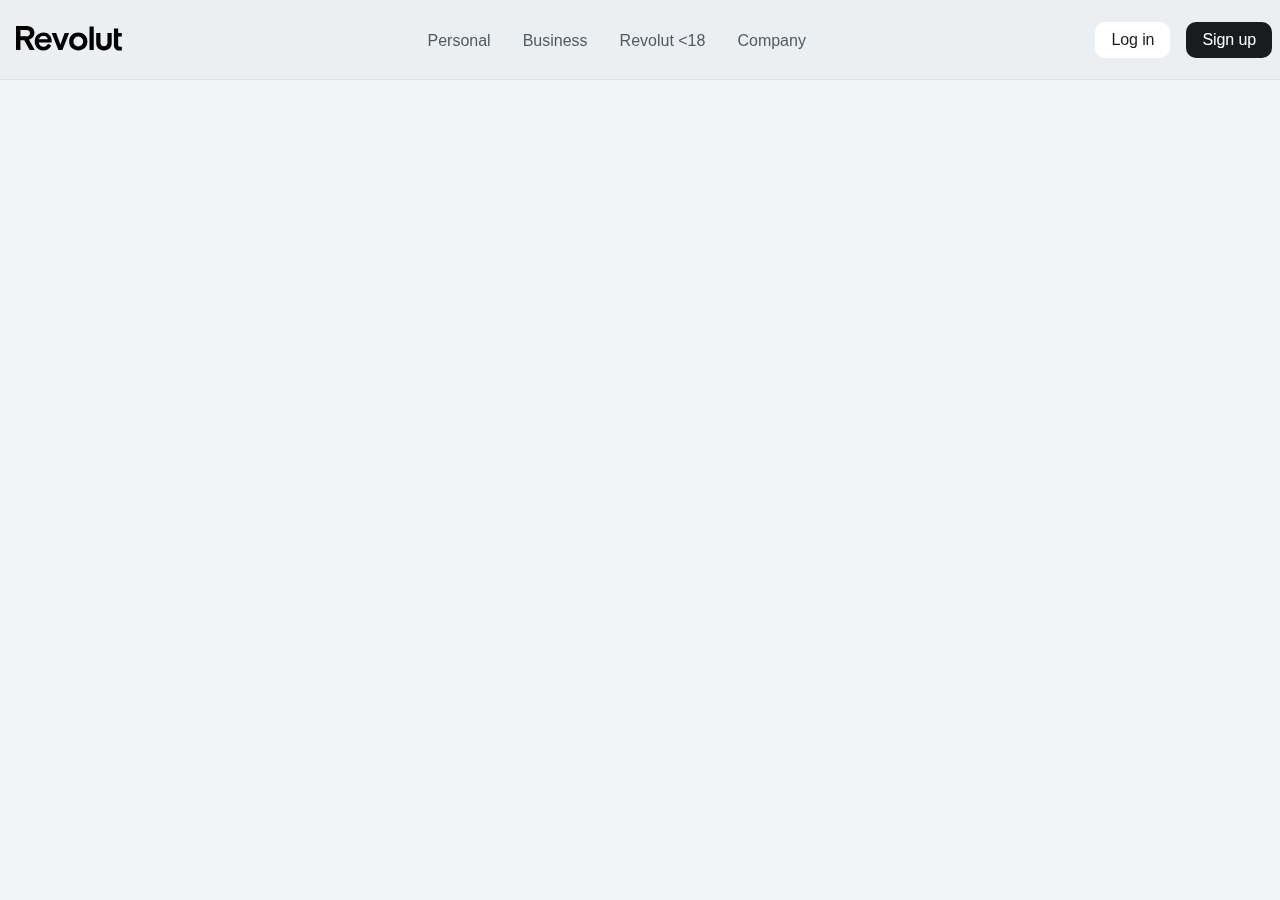
<file: nav2.html>
<!DOCTYPE html>
<html lang="en">
  <head>
    <meta charset="UTF-8" />
    <meta name="viewport" content="width=device-width, initial-scale=1.0" />
    <link rel="stylesheet" href="./styles/styles.css" />
    <title>Mobile navigation test</title>
  </head>
  <body>
    <header>
      <div class="header-content">
        <!--logo-->
        <div class="logo">
          <svg
            xmlns="http://www.w3.org/2000/svg"
            height="25"
            viewBox="0 0 106 25"
            class="sc-ab31a62b-0 fgCxgL"
          >
            <title>Revolut</title>
            <path
              d="M68.664 8.915c-1.784-1.612-3.938-2.4-6.428-2.4-2.456 0-4.61.789-6.395 2.4-1.784 1.577-2.691 3.772-2.691 6.584s.907 5.005 2.691 6.617c1.784 1.577 3.939 2.366 6.395 2.366 2.49 0 4.644-.789 6.428-2.366 1.818-1.612 2.725-3.806 2.725-6.617s-.908-5.007-2.725-6.584zm-9.792 10.183c-.941-.925-1.415-2.126-1.415-3.6s.47-2.674 1.415-3.566a4.6 4.6 0 0 1 3.363-1.371 4.68 4.68 0 0 1 3.398 1.371c.974.892 1.448 2.091 1.448 3.566s-.47 2.674-1.448 3.6c-.941.891-2.086 1.337-3.398 1.337a4.71 4.71 0 0 1-3.363-1.337zm18.881 4.903V.473h-4.24v23.528zM91.438 6.995v9.388c0 2.262-1.2 3.762-3.484 3.762-2.323 0-3.491-1.498-3.491-3.762V6.995h-4.248v10.108c0 3.916 2.423 7.378 7.739 7.378h.033c5.283 0 7.702-3.539 7.702-7.378V6.995zm-42.8 0l-4.24 11.52-4.24-11.52h-4.509l6.766 17.007h3.972l6.765-17.007zm-12.969 8.023c0-2.468-.773-4.491-2.288-6.103s-3.464-2.4-5.854-2.4c-2.456 0-4.544.858-6.26 2.537-1.684 1.681-2.523 3.806-2.523 6.446s.841 4.801 2.49 6.48c1.684 1.681 3.703 2.503 6.092 2.503 3.67 0 6.26-1.646 7.839-4.972l-3.162-1.852c-1.041 2.091-2.558 3.12-4.61 3.12-2.523 0-4.307-1.646-4.577-4.251h12.852v-1.509zM27.39 9.806c2.389 0 3.972 1.371 4.375 3.566h-8.951c.641-2.023 2.389-3.566 4.577-3.566zm-8.647 14.195l-5.689-10.148c3.599-1.337 5.383-3.668 5.383-7.063C18.441 2.641 15.208 0 10.06 0H0v24.001h4.442v-9.737h3.77l5.45 9.738zM10.06 3.977c2.625 0 3.938 1.063 3.938 3.154s-1.314 3.154-3.938 3.154H4.442V3.977zm92.817 20.504c-2.729 0-4.942-2.256-4.942-5.04V2.4h4.24v4.601h3.636v3.497h-3.636v8.665c0 .816.649 1.477 1.451 1.477h2.185v3.841z"
            ></path>
          </svg>
        </div>

        <!-- mobile navigation -->

        <div class="mobile-navigation">
          <!-- burger-container -->
          <div class="burger-container" tabindex="0">
            <!-- Burger Icon -->
            <!--uploaded to: SVG Repo, www.svgrepo.com, Generator: SVG Repo Mixer Tools -->

            <svg
              class="burger-icon"
              fill="#000000"
              width="36px"
              height="32px"
              viewBox="-235.52 -235.52 1495.04 1495.04"
              xmlns="http://www.w3.org/2000/svg"
              stroke="#000000"
              stroke-width="0.01024"
            >
              <g
                id="SVGRepo_bgCarrier"
                stroke-width="0"
                transform="translate(0,0), scale(1)"
              >
                <rect
                  x="-235.52"
                  y="-235.52"
                  width="1495.04"
                  height="1495.04"
                  rx="0"
                  fill="#ffffff"
                  strokewidth="0"
                />
              </g>

              <g
                id="SVGRepo_tracerCarrier"
                stroke-linecap="round"
                stroke-linejoin="round"
              />

              <g id="SVGRepo_iconCarrier">
                <title>Burger-icon</title>

                <path
                  d="M768 306.2V383H256v-76.8h512zM256 536.6h512v-76.8H256v76.8zm0 153.6h512v-76.8H256v76.8z"
                  fill-rule="evenodd"
                />
              </g>
            </svg>
            <!-- Cross icon -->
            <!--Uploaded to: SVG Repo, www.svgrepo.com, Generator: SVG Repo Mixer Tools -->
            <svg
              width="35px"
              height="30px"
              viewBox="0 0 24 24"
              fill="none"
              class="cross-icon"
              xmlns="http://www.w3.org/2000/svg"
            >
              <path
                d="M16 8L8 16M8.00001 8L16 16"
                stroke="#fff"
                stroke-width="1.5"
                stroke-linecap="round"
                stroke-linejoin="round"
              />
            </svg>

            <!--Sub-Menu-->
            <div class="sub-menu">
              <div class="mobile-menu">
                <div class="personal">
                  <button class="menu-btn menu-btn1" tabindex="1">
                    Personal
                  </button>
                  <!-- top-dropdown 1 -->
                  <div class="mobile-dropdown mobile-dropdown1">
                    <div class="dropdown-title">
                      <a href="#">
                        Discover Revolut
                        <!-- Uploaded to: SVG Repo, www.svgrepo.com, Generator: SVG Repo Mixer Tools -->
                        <svg
                          width="24px"
                          height="24px"
                          viewBox="0 0 24 24"
                          fill="none"
                          xmlns="http://www.w3.org/2000/svg"
                        >
                          <path
                            d="M20 12L4 12"
                            stroke="#323232"
                            stroke-width="2"
                            stroke-linecap="round"
                            stroke-linejoin="round"
                          />
                          <path
                            d="M14 18L19.9375 12.0625V12.0625C19.972 12.028 19.972 11.972 19.9375 11.9375V11.9375L14 6"
                            stroke="#323232"
                            stroke-width="2"
                            stroke-linecap="round"
                            stroke-linejoin="round"
                          /></svg
                      ></a>
                    </div>

                    <div class="dropdown">
                      <button class="dropbtn">
                        Essentials
                        <svg
                          class="arrow-down"
                          fill="#000"
                          width="16px"
                          height="16px"
                          viewBox="0 0 1024 1024"
                          xmlns="http://www.w3.org/2000/svg"
                        >
                          <path
                            d="M759.2 419.8L697.4 358 512 543.4 326.6 358l-61.8 61.8L512 667z"
                          />
                        </svg>
                        <i class="fa fa-caret-down"></i>
                      </button>
                      <div class="dropdown-content">
                        <div class="row">
                          <div class="column">
                            <a href="#">Payments</a>
                            <a href="#">Currency Exchange</a>
                            <a href="#">Cards</a>
                            <a href="#">Revolut Pro</a>
                            <a href="#">Open banking</a>
                            <a href="#">Early salary</a>
                            <a href="#">On demand Pay</a>
                            <a href="#">Revolut &lt;18 Parents & Guardians</a>
                            <a href="#">Subscritpions</a>
                            <a href="#">Budgeting and analytics</a>
                            <a href="#">Pockets</a>
                          </div>
                        </div>
                      </div>
                    </div>

                    <div class="dropdown">
                      <button class="dropbtn">
                        Wealth
                        <svg
                          class="arrow-down"
                          fill="#000"
                          width="16px"
                          height="16px"
                          viewBox="0 0 1024 1024"
                          xmlns="http://www.w3.org/2000/svg"
                        >
                          <path
                            d="M759.2 419.8L697.4 358 512 543.4 326.6 358l-61.8 61.8L512 667z"
                          />
                        </svg>
                        <i class="fa fa-caret-down"></i>
                      </button>
                      <div class="dropdown-content">
                        <div class="row">
                          <div class="column">
                            <a href="#">Crypto</a>
                            <a href="#">Stocks</a>
                            <a href="#">Commodities</a>
                            <a href="#">Vaults</a>
                            <a href="#">Saving vaults</a>
                          </div>
                        </div>
                      </div>
                    </div>

                    <div class="dropdown">
                      <button class="dropbtn">
                        Security
                        <svg
                          class="arrow-down"
                          fill="#000"
                          width="16px"
                          height="16px"
                          viewBox="0 0 1024 1024"
                          xmlns="http://www.w3.org/2000/svg"
                        >
                          <path
                            d="M759.2 419.8L697.4 358 512 543.4 326.6 358l-61.8 61.8L512 667z"
                          />
                        </svg>
                        <i class="fa fa-caret-down"></i>
                      </button>
                      <div class="dropdown-content">
                        <div class="row">
                          <div class="column">
                            <a href="#">Security</a>
                            <a href="#">ABout Fraud and Scams</a>
                          </div>
                        </div>
                      </div>
                    </div>

                    <div class="dropdown">
                      <button class="dropbtn">
                        Lifestyle
                        <svg
                          class="arrow-down"
                          fill="#000"
                          width="16px"
                          height="16px"
                          viewBox="0 0 1024 1024"
                          xmlns="http://www.w3.org/2000/svg"
                        >
                          <path
                            d="M759.2 419.8L697.4 358 512 543.4 326.6 358l-61.8 61.8L512 667z"
                          />
                        </svg>
                        <i class="fa fa-caret-down"></i>
                      </button>
                      <div class="dropdown-content">
                        <div class="row">
                          <div class="column">
                            <a href="#">Rewards</a>
                            <a href="#">Stays</a>
                            <a href="#">Pet Insurance</a>
                            <a href="#">Donations</a>
                            <a href="#">Gifting</a>
                            <a href="#">Lounge & Smart delay</a>
                            <a href="#">Revolut Shopper</a>
                            <a href="#">Shops</a>
                          </div>
                        </div>
                      </div>
                    </div>

                    <div class="dropdown">
                      <button class="dropbtn">
                        Help
                        <svg
                          class="arrow-down"
                          fill="#000"
                          width="16px"
                          height="16px"
                          viewBox="0 0 1024 1024"
                          xmlns="http://www.w3.org/2000/svg"
                        >
                          <path
                            d="M759.2 419.8L697.4 358 512 543.4 326.6 358l-61.8 61.8L512 667z"
                          />
                        </svg>
                        <i class="fa fa-caret-down"></i>
                      </button>
                      <div class="dropdown-content">
                        <div class="row">
                          <div class="column">
                            <a href="#">Customer help</a>
                            <a href="#">System status</a>
                            <a href="#">Community</a>
                          </div>
                        </div>
                      </div>
                    </div>

                    <div class="dropdown-title">
                      <a href="#">
                        Plans
                        <!-- Uploaded to: SVG Repo, www.svgrepo.com, Generator: SVG Repo Mixer Tools -->
                        <svg
                          width="24px"
                          height="24px"
                          viewBox="0 0 24 24"
                          fill="none"
                          xmlns="http://www.w3.org/2000/svg"
                        >
                          <path
                            d="M20 12L4 12"
                            stroke="#323232"
                            stroke-width="2"
                            stroke-linecap="round"
                            stroke-linejoin="round"
                          />
                          <path
                            d="M14 18L19.9375 12.0625V12.0625C19.972 12.028 19.972 11.972 19.9375 11.9375V11.9375L14 6"
                            stroke="#323232"
                            stroke-width="2"
                            stroke-linecap="round"
                            stroke-linejoin="round"
                          /></svg
                      ></a>
                    </div>
                    <a href="#">Standard</a>
                    <a href="#">Plus</a>
                    <a href="#">Premium</a>
                    <a href="#">Metal</a>
                    <a href="#">Compare plans</a>
                  </div>
                </div>
                <div class="business">
                  <button class="menu-btn menu-btn2" tabindex="1">
                    Business
                  </button>
                  <div class="mobile-dropdown mobile-dropdown2">
                    <div class="dropdown-title">
                      <a href="#">
                        Discover Revolut Business
                        <!-- Uploaded to: SVG Repo, www.svgrepo.com, Generator: SVG Repo Mixer Tools -->
                        <svg
                          width="24px"
                          height="24px"
                          viewBox="0 0 24 24"
                          fill="none"
                          xmlns="http://www.w3.org/2000/svg"
                        >
                          <path
                            d="M20 12L4 12"
                            stroke="#323232"
                            stroke-width="2"
                            stroke-linecap="round"
                            stroke-linejoin="round"
                          ></path>
                          <path
                            d="M14 18L19.9375 12.0625V12.0625C19.972 12.028 19.972 11.972 19.9375 11.9375V11.9375L14 6"
                            stroke="#323232"
                            stroke-width="2"
                            stroke-linecap="round"
                            stroke-linejoin="round"
                          ></path></svg
                      ></a>
                    </div>

                    <div class="dropdown">
                      <button class="dropbtn">
                        Essentials
                        <svg
                          class="arrow-down"
                          fill="#000"
                          width="16px"
                          height="16px"
                          viewBox="0 0 1024 1024"
                          xmlns="http://www.w3.org/2000/svg"
                        >
                          <path
                            d="M759.2 419.8L697.4 358 512 543.4 326.6 358l-61.8 61.8L512 667z"
                          ></path>
                        </svg>
                        <i class="fa fa-caret-down"></i>
                      </button>
                      <div class="dropdown-content">
                        <div class="row">
                          <div class="column">
                            <a href="#">Terms</a>
                            <a href="#">Transfers</a>
                            <a href="#">Cards</a>
                            <a href="#">Spend Management</a>
                          </div>
                        </div>
                      </div>
                    </div>

                    <div class="dropdown">
                      <button class="dropbtn">
                        Accept Payments
                        <svg
                          class="arrow-down"
                          fill="#000"
                          width="16px"
                          height="16px"
                          viewBox="0 0 1024 1024"
                          xmlns="http://www.w3.org/2000/svg"
                        >
                          <path
                            d="M759.2 419.8L697.4 358 512 543.4 326.6 358l-61.8 61.8L512 667z"
                          ></path>
                        </svg>
                        <i class="fa fa-caret-down"></i>
                      </button>
                      <div class="dropdown-content">
                        <div class="row">
                          <div class="column">
                            <a href="#">Accept Payments</a>
                            <a href="#">Payment Gateway</a>
                            <a href="#">Payment Links</a>
                            <a href="#">Payment QR Code</a>
                            <a href="#">Revolut Pay</a>
                            <a href="#">Revolut Reader</a>
                          </div>
                        </div>
                      </div>
                    </div>

                    <div class="dropdown">
                      <button class="dropbtn">
                        Treasury
                        <svg
                          class="arrow-down"
                          fill="#000"
                          width="16px"
                          height="16px"
                          viewBox="0 0 1024 1024"
                          xmlns="http://www.w3.org/2000/svg"
                        >
                          <path
                            d="M759.2 419.8L697.4 358 512 543.4 326.6 358l-61.8 61.8L512 667z"
                          ></path>
                        </svg>
                        <i class="fa fa-caret-down"></i>
                      </button>
                      <div class="dropdown-content">
                        <div class="row">
                          <div class="column">
                            <a href="#">Currency exchange</a>
                            <a href="#">Forward currency contracts</a>
                            <a href="#">Crypto</a>
                          </div>
                        </div>
                      </div>
                    </div>

                    <div class="dropdown">
                      <button class="dropbtn">
                        Tools
                        <svg
                          class="arrow-down"
                          fill="#000"
                          width="16px"
                          height="16px"
                          viewBox="0 0 1024 1024"
                          xmlns="http://www.w3.org/2000/svg"
                        >
                          <path
                            d="M759.2 419.8L697.4 358 512 543.4 326.6 358l-61.8 61.8L512 667z"
                          ></path>
                        </svg>
                        <i class="fa fa-caret-down"></i>
                      </button>
                      <div class="dropdown-content">
                        <div class="row">
                          <div class="column">
                            <a href="#">Invoices</a>
                            <a href="#">Expenses</a>
                            <a href="#">On-Demand Pay</a>
                            <a href="#">Payroll</a>
                            <a href="#">Rewards</a>
                          </div>
                        </div>
                      </div>
                    </div>

                    <div class="dropdown">
                      <button class="dropbtn">
                        Connect
                        <svg
                          class="arrow-down"
                          fill="#000"
                          width="16px"
                          height="16px"
                          viewBox="0 0 1024 1024"
                          xmlns="http://www.w3.org/2000/svg"
                        >
                          <path
                            d="M759.2 419.8L697.4 358 512 543.4 326.6 358l-61.8 61.8L512 667z"
                          ></path>
                        </svg>
                        <i class="fa fa-caret-down"></i>
                      </button>
                      <div class="dropdown-content">
                        <div class="row">
                          <div class="column">
                            <a href="#">APIs</a>
                            <a href="#">Integrations</a>
                            <a href="#">Documentation</a>
                          </div>
                        </div>
                      </div>
                    </div>

                    <div class="dropdown">
                      <button class="dropbtn">
                        More
                        <svg
                          class="arrow-down"
                          fill="#000"
                          width="16px"
                          height="16px"
                          viewBox="0 0 1024 1024"
                          xmlns="http://www.w3.org/2000/svg"
                        >
                          <path
                            d="M759.2 419.8L697.4 358 512 543.4 326.6 358l-61.8 61.8L512 667z"
                          ></path>
                        </svg>
                        <i class="fa fa-caret-down"></i>
                      </button>
                      <div class="dropdown-content">
                        <div class="row">
                          <div class="column">
                            <a href="#">About Fraud and Scams</a>
                            <a href="#">Community</a>
                            <a href="#">Security</a>
                            <a href="#">Help</a>
                          </div>
                        </div>
                      </div>
                    </div>

                    <div class="dropdown-title">
                      <a href="#">
                        Plans
                        <!-- Uploaded to: SVG Repo, www.svgrepo.com, Generator: SVG Repo Mixer Tools -->
                        <svg
                          width="24px"
                          height="24px"
                          viewBox="0 0 24 24"
                          fill="none"
                          xmlns="http://www.w3.org/2000/svg"
                        >
                          <path
                            d="M20 12L4 12"
                            stroke="#323232"
                            stroke-width="2"
                            stroke-linecap="round"
                            stroke-linejoin="round"
                          ></path>
                          <path
                            d="M14 18L19.9375 12.0625V12.0625C19.972 12.028 19.972 11.972 19.9375 11.9375V11.9375L14 6"
                            stroke="#323232"
                            stroke-width="2"
                            stroke-linecap="round"
                            stroke-linejoin="round"
                          ></path></svg
                      ></a>
                      <div class="dropdown">
                        <div class="dropdown-content">
                          <div class="row">
                            <div class="column">
                              <a href="#">Business Pricing</a>
                              <a href="#">Accept Payments pricing</a>
                            </div>
                          </div>
                        </div>
                      </div>
                    </div>
                  </div>
                </div>

                <div class="revolut-under-18">
                  <button class="menu-btn menu-btn3" tabindex="1">
                    Revolut &lt;18
                  </button>
                  <div class="mobile-dropdown mobile-dropdown3">
                    <a href="#">Discover Revolut &lt;18</a>
                    <a href="#">Teens</a>
                    <a href="#">Revolut &lt;18 Parents & Guardians</a>
                  </div>
                </div>
                <div class="company">
                  <button class="menu-btn menu-btn4" tabindex="1">
                    Company
                  </button>
                  <div class="mobile-dropdown mobile-dropdown4">
                    <a href="#">About us</a>
                    <a href="#">Culture</a>
                    <a href="#">Diversity & Inclusion</a>
                    <a href="#">Code of Conduct</a>
                    <a href="#">Careers</a>
                    <a href="#">Benefits</a>
                    <a href="#">News and Media</a>
                    <a href="#">Leadership</a>
                    <a href="#">Affiliates</a>
                    <a href="#">Revolut Creator Club</a>
                    <a href="#">Financial statements</a>
                    <a href="#">Rev-celerator Programme</a>
                  </div>
                </div>
              </div>

              <div class="registration">
                <div><button class="white-btn">Log in</button></div>
                <div><button class="black-btn">Sign up</button></div>
              </div>
            </div>
          </div>
        </div>

        <!-- desktop navigation -->
        <div class="desktop-menu">
          <div class="personal">
            <button class="menu-btn" tabindex="1">Personal</button>
            <!-- top-dropdown1 -->
            <div class="top-dropdown top-dropdown1">
              <div class="dropdown-title">
                <a href="#">
                  Discover Revolut
                  <!-- Uploaded to: SVG Repo, www.svgrepo.com, Generator: SVG Repo Mixer Tools -->
                  <svg
                    width="24px"
                    height="24px"
                    viewBox="0 0 24 24"
                    fill="none"
                    xmlns="http://www.w3.org/2000/svg"
                  >
                    <path
                      d="M20 12L4 12"
                      stroke="#323232"
                      stroke-width="2"
                      stroke-linecap="round"
                      stroke-linejoin="round"
                    ></path>
                    <path
                      d="M14 18L19.9375 12.0625V12.0625C19.972 12.028 19.972 11.972 19.9375 11.9375V11.9375L14 6"
                      stroke="#323232"
                      stroke-width="2"
                      stroke-linecap="round"
                      stroke-linejoin="round"
                    ></path></svg
                ></a>
              </div>

              <div class="dropdown">
                <button class="dropbtn">
                  Essentials
                  <svg
                    class="arrow-down"
                    fill="#000"
                    width="16px"
                    height="16px"
                    viewBox="0 0 1024 1024"
                    xmlns="http://www.w3.org/2000/svg"
                  >
                    <path
                      d="M759.2 419.8L697.4 358 512 543.4 326.6 358l-61.8 61.8L512 667z"
                    ></path>
                  </svg>
                  <i class="fa fa-caret-down"></i>
                </button>
                <div class="dropdown-content">
                  <div class="row">
                    <div class="column">
                      <a href="#">Payments</a>
                      <a href="#">Currency Exchange</a>
                      <a href="#">Cards</a>
                      <a href="#">Revolut Pro</a>
                      <a href="#">Open banking</a>
                      <a href="#">Early salary</a>
                      <a href="#">On demand Pay</a>
                      <a href="#">Revolut &lt;18 Parents &amp; Guardians</a>
                      <a href="#">Subscritpions</a>
                      <a href="#">Budgeting and analytics</a>
                      <a href="#">Pockets</a>
                    </div>
                  </div>
                </div>
              </div>

              <div class="dropdown">
                <button class="dropbtn">
                  Wealth
                  <svg
                    class="arrow-down"
                    fill="#000"
                    width="16px"
                    height="16px"
                    viewBox="0 0 1024 1024"
                    xmlns="http://www.w3.org/2000/svg"
                  >
                    <path
                      d="M759.2 419.8L697.4 358 512 543.4 326.6 358l-61.8 61.8L512 667z"
                    ></path>
                  </svg>
                  <i class="fa fa-caret-down"></i>
                </button>
                <div class="dropdown-content">
                  <div class="row">
                    <div class="column">
                      <a href="#">Crypto</a>
                      <a href="#">Stocks</a>
                      <a href="#">Commodities</a>
                      <a href="#">Vaults</a>
                      <a href="#">Saving vaults</a>
                    </div>
                  </div>
                </div>
              </div>

              <div class="dropdown">
                <button class="dropbtn">
                  Security
                  <svg
                    class="arrow-down"
                    fill="#000"
                    width="16px"
                    height="16px"
                    viewBox="0 0 1024 1024"
                    xmlns="http://www.w3.org/2000/svg"
                  >
                    <path
                      d="M759.2 419.8L697.4 358 512 543.4 326.6 358l-61.8 61.8L512 667z"
                    ></path>
                  </svg>
                  <i class="fa fa-caret-down"></i>
                </button>
                <div class="dropdown-content">
                  <div class="row">
                    <div class="column">
                      <a href="#">Security</a>
                      <a href="#">ABout Fraud and Scams</a>
                    </div>
                  </div>
                </div>
              </div>

              <div class="dropdown">
                <button class="dropbtn">
                  Lifestyle
                  <svg
                    class="arrow-down"
                    fill="#000"
                    width="16px"
                    height="16px"
                    viewBox="0 0 1024 1024"
                    xmlns="http://www.w3.org/2000/svg"
                  >
                    <path
                      d="M759.2 419.8L697.4 358 512 543.4 326.6 358l-61.8 61.8L512 667z"
                    ></path>
                  </svg>
                  <i class="fa fa-caret-down"></i>
                </button>
                <div class="dropdown-content">
                  <div class="row">
                    <div class="column">
                      <a href="#">Rewards</a>
                      <a href="#">Stays</a>
                      <a href="#">Pet Insurance</a>
                      <a href="#">Donations</a>
                      <a href="#">Gifting</a>
                      <a href="#">Lounge &amp; Smart delay</a>
                      <a href="#">Revolut Shopper</a>
                      <a href="#">Shops</a>
                    </div>
                  </div>
                </div>
              </div>

              <div class="dropdown">
                <button class="dropbtn">
                  Help
                  <svg
                    class="arrow-down"
                    fill="#000"
                    width="16px"
                    height="16px"
                    viewBox="0 0 1024 1024"
                    xmlns="http://www.w3.org/2000/svg"
                  >
                    <path
                      d="M759.2 419.8L697.4 358 512 543.4 326.6 358l-61.8 61.8L512 667z"
                    ></path>
                  </svg>
                  <i class="fa fa-caret-down"></i>
                </button>
                <div class="dropdown-content">
                  <div class="row">
                    <div class="column">
                      <a href="#">Customer help</a>
                      <a href="#">System status</a>
                      <a href="#">Community</a>
                    </div>
                  </div>
                </div>
              </div>

              <div class="dropdown-title">
                <a href="#">
                  Plans
                  <!-- Uploaded to: SVG Repo, www.svgrepo.com, Generator: SVG Repo Mixer Tools -->
                  <svg
                    width="24px"
                    height="24px"
                    viewBox="0 0 24 24"
                    fill="none"
                    xmlns="http://www.w3.org/2000/svg"
                  >
                    <path
                      d="M20 12L4 12"
                      stroke="#323232"
                      stroke-width="2"
                      stroke-linecap="round"
                      stroke-linejoin="round"
                    ></path>
                    <path
                      d="M14 18L19.9375 12.0625V12.0625C19.972 12.028 19.972 11.972 19.9375 11.9375V11.9375L14 6"
                      stroke="#323232"
                      stroke-width="2"
                      stroke-linecap="round"
                      stroke-linejoin="round"
                    ></path></svg
                ></a>
              </div>
              <a href="#">Standard</a>
              <a href="#">Plus</a>
              <a href="#">Premium</a>
              <a href="#">Metal</a>
              <a href="#">Compare plans</a>
            </div>
          </div>

          <div class="business">
            <button class="menu-btn menu-btn2" tabindex="1">Business</button>
            <div class="top-dropdown top=dropdown2">
              <div class="dropdown-title">
                <a href="#">
                  Discover Revolut Business
                  <!-- Uploaded to: SVG Repo, www.svgrepo.com, Generator: SVG Repo Mixer Tools -->
                  <svg
                    width="24px"
                    height="24px"
                    viewBox="0 0 24 24"
                    fill="none"
                    xmlns="http://www.w3.org/2000/svg"
                  >
                    <path
                      d="M20 12L4 12"
                      stroke="#323232"
                      stroke-width="2"
                      stroke-linecap="round"
                      stroke-linejoin="round"
                    ></path>
                    <path
                      d="M14 18L19.9375 12.0625V12.0625C19.972 12.028 19.972 11.972 19.9375 11.9375V11.9375L14 6"
                      stroke="#323232"
                      stroke-width="2"
                      stroke-linecap="round"
                      stroke-linejoin="round"
                    ></path></svg
                ></a>
              </div>

              <div class="dropdown">
                <button class="dropbtn">
                  Essentials
                  <svg
                    class="arrow-down"
                    fill="#000"
                    width="16px"
                    height="16px"
                    viewBox="0 0 1024 1024"
                    xmlns="http://www.w3.org/2000/svg"
                  >
                    <path
                      d="M759.2 419.8L697.4 358 512 543.4 326.6 358l-61.8 61.8L512 667z"
                    ></path>
                  </svg>
                  <i class="fa fa-caret-down"></i>
                </button>
                <div class="dropdown-content">
                  <div class="row">
                    <div class="column">
                      <a href="#">Terms</a>
                      <a href="#">Transfers</a>
                      <a href="#">Cards</a>
                      <a href="#">Spend Management</a>
                    </div>
                  </div>
                </div>
              </div>

              <div class="dropdown">
                <button class="dropbtn">
                  Accept Payments
                  <svg
                    class="arrow-down"
                    fill="#000"
                    width="16px"
                    height="16px"
                    viewBox="0 0 1024 1024"
                    xmlns="http://www.w3.org/2000/svg"
                  >
                    <path
                      d="M759.2 419.8L697.4 358 512 543.4 326.6 358l-61.8 61.8L512 667z"
                    ></path>
                  </svg>
                  <i class="fa fa-caret-down"></i>
                </button>
                <div class="dropdown-content">
                  <div class="row">
                    <div class="column">
                      <a href="#">Accept Payments</a>
                      <a href="#">Payment Gateway</a>
                      <a href="#">Payment Links</a>
                      <a href="#">Payment QR Code</a>
                      <a href="#">Revolut Pay</a>
                      <a href="#">Revolut Reader</a>
                    </div>
                  </div>
                </div>
              </div>

              <div class="dropdown">
                <button class="dropbtn">
                  Treasury
                  <svg
                    class="arrow-down"
                    fill="#000"
                    width="16px"
                    height="16px"
                    viewBox="0 0 1024 1024"
                    xmlns="http://www.w3.org/2000/svg"
                  >
                    <path
                      d="M759.2 419.8L697.4 358 512 543.4 326.6 358l-61.8 61.8L512 667z"
                    ></path>
                  </svg>
                  <i class="fa fa-caret-down"></i>
                </button>
                <div class="dropdown-content">
                  <div class="row">
                    <div class="column">
                      <a href="#">Currency exchange</a>
                      <a href="#">Forward currency contracts</a>
                      <a href="#">Crypto</a>
                    </div>
                  </div>
                </div>
              </div>

              <div class="dropdown">
                <button class="dropbtn">
                  Tools
                  <svg
                    class="arrow-down"
                    fill="#000"
                    width="16px"
                    height="16px"
                    viewBox="0 0 1024 1024"
                    xmlns="http://www.w3.org/2000/svg"
                  >
                    <path
                      d="M759.2 419.8L697.4 358 512 543.4 326.6 358l-61.8 61.8L512 667z"
                    ></path>
                  </svg>
                  <i class="fa fa-caret-down"></i>
                </button>
                <div class="dropdown-content">
                  <div class="row">
                    <div class="column">
                      <a href="#">Invoices</a>
                      <a href="#">Expenses</a>
                      <a href="#">On-Demand Pay</a>
                      <a href="#">Payroll</a>
                      <a href="#">Rewards</a>
                    </div>
                  </div>
                </div>
              </div>

              <div class="dropdown">
                <button class="dropbtn">
                  Connect
                  <svg
                    class="arrow-down"
                    fill="#000"
                    width="16px"
                    height="16px"
                    viewBox="0 0 1024 1024"
                    xmlns="http://www.w3.org/2000/svg"
                  >
                    <path
                      d="M759.2 419.8L697.4 358 512 543.4 326.6 358l-61.8 61.8L512 667z"
                    ></path>
                  </svg>
                  <i class="fa fa-caret-down"></i>
                </button>
                <div class="dropdown-content">
                  <div class="row">
                    <div class="column">
                      <a href="#">APIs</a>
                      <a href="#">Integrations</a>
                      <a href="#">Documentation</a>
                    </div>
                  </div>
                </div>
              </div>

              <div class="dropdown">
                <button class="dropbtn">
                  More
                  <svg
                    class="arrow-down"
                    fill="#000"
                    width="16px"
                    height="16px"
                    viewBox="0 0 1024 1024"
                    xmlns="http://www.w3.org/2000/svg"
                  >
                    <path
                      d="M759.2 419.8L697.4 358 512 543.4 326.6 358l-61.8 61.8L512 667z"
                    ></path>
                  </svg>
                  <i class="fa fa-caret-down"></i>
                </button>
                <div class="dropdown-content">
                  <div class="row">
                    <div class="column">
                      <a href="#">About Fraud and Scams</a>
                      <a href="#">Community</a>
                      <a href="#">Security</a>
                      <a href="#">Help</a>
                    </div>
                  </div>
                </div>
              </div>

              <div class="dropdown-title">
                <a href="#">
                  Plans
                  <!-- Uploaded to: SVG Repo, www.svgrepo.com, Generator: SVG Repo Mixer Tools -->
                  <svg
                    width="24px"
                    height="24px"
                    viewBox="0 0 24 24"
                    fill="none"
                    xmlns="http://www.w3.org/2000/svg"
                  >
                    <path
                      d="M20 12L4 12"
                      stroke="#323232"
                      stroke-width="2"
                      stroke-linecap="round"
                      stroke-linejoin="round"
                    ></path>
                    <path
                      d="M14 18L19.9375 12.0625V12.0625C19.972 12.028 19.972 11.972 19.9375 11.9375V11.9375L14 6"
                      stroke="#323232"
                      stroke-width="2"
                      stroke-linecap="round"
                      stroke-linejoin="round"
                    ></path></svg
                ></a>
                <div class="dropdown">
                  <div class="dropdown-content">
                    <div class="row">
                      <div class="column">
                        <a href="#">Business Pricing</a>
                        <a href="#">Accept Payments pricing</a>
                      </div>
                    </div>
                  </div>
                </div>
              </div>
            </div>
          </div>

          <div class="revolut-under-18">
            <button class="menu-btn" tabindex="1">Revolut &lt;18</button>
            <!-- top-dropdown 3 -->
            <div class="top-dropdown top-dropdown3">
              <a href="#">Discover Revolut &lt;18</a>
              <a href="#">Teens</a>
              <a href="#">Revolut &lt;18 Parents &amp; Guardians</a>
            </div>
          </div>

          <div class="Company">
            <button class="menu-btn" tabindex="1">Company</button>
            <div class="top-dropdown top-dropdown4">
              <a href="#">About us</a>
              <a href="#">Culture</a>
              <a href="#">Diversity &amp; Inclusion</a>
              <a href="#">Code of Conduct</a>
              <a href="#">Careers</a>
              <a href="#">Benefits</a>
              <a href="#">News and Media</a>
              <a href="#">Leadership</a>
              <a href="#">Affiliates</a>
              <a href="#">Revolut Creator Club</a>
              <a href="#">Financial statements</a>
              <a href="#">Rev-celerator Programme</a>
            </div>
          </div>
        </div>

        <!-- desktop registration buttons -->
        <div class="desktop-registration">
          <div><button class="white-btn">Log in</button></div>
          <div><button class="black-btn">Sign up</button></div>
        </div>
      </div>
    </header>
  </body>
</html>
</file>
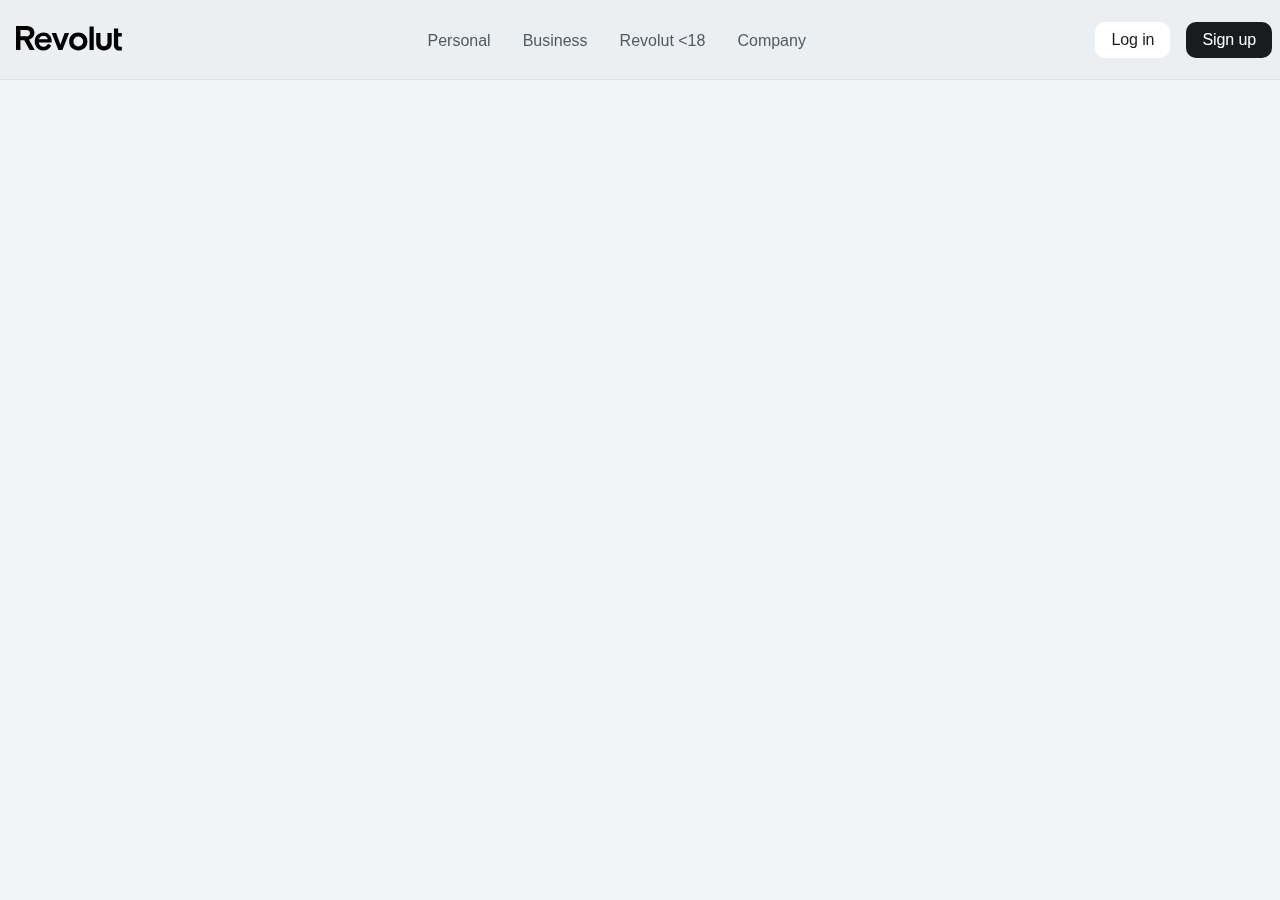
<file: nav3.html>
<!DOCTYPE html>
<html lang="en">
  <head>
    <meta charset="UTF-8" />
    <meta name="viewport" content="width=device-width, initial-scale=1.0" />
    <link rel="stylesheet" href="./styles/styles.css" />
    <title>Tablet menu test</title>
  </head>
  <body>
    <header>
      <div class="header-content">
        <!--logo-->
        <div class="logo">
          <svg
            xmlns="http://www.w3.org/2000/svg"
            height="25"
            viewBox="0 0 106 25"
            class="sc-ab31a62b-0 fgCxgL"
          >
            <title>Revolut</title>
            <path
              d="M68.664 8.915c-1.784-1.612-3.938-2.4-6.428-2.4-2.456 0-4.61.789-6.395 2.4-1.784 1.577-2.691 3.772-2.691 6.584s.907 5.005 2.691 6.617c1.784 1.577 3.939 2.366 6.395 2.366 2.49 0 4.644-.789 6.428-2.366 1.818-1.612 2.725-3.806 2.725-6.617s-.908-5.007-2.725-6.584zm-9.792 10.183c-.941-.925-1.415-2.126-1.415-3.6s.47-2.674 1.415-3.566a4.6 4.6 0 0 1 3.363-1.371 4.68 4.68 0 0 1 3.398 1.371c.974.892 1.448 2.091 1.448 3.566s-.47 2.674-1.448 3.6c-.941.891-2.086 1.337-3.398 1.337a4.71 4.71 0 0 1-3.363-1.337zm18.881 4.903V.473h-4.24v23.528zM91.438 6.995v9.388c0 2.262-1.2 3.762-3.484 3.762-2.323 0-3.491-1.498-3.491-3.762V6.995h-4.248v10.108c0 3.916 2.423 7.378 7.739 7.378h.033c5.283 0 7.702-3.539 7.702-7.378V6.995zm-42.8 0l-4.24 11.52-4.24-11.52h-4.509l6.766 17.007h3.972l6.765-17.007zm-12.969 8.023c0-2.468-.773-4.491-2.288-6.103s-3.464-2.4-5.854-2.4c-2.456 0-4.544.858-6.26 2.537-1.684 1.681-2.523 3.806-2.523 6.446s.841 4.801 2.49 6.48c1.684 1.681 3.703 2.503 6.092 2.503 3.67 0 6.26-1.646 7.839-4.972l-3.162-1.852c-1.041 2.091-2.558 3.12-4.61 3.12-2.523 0-4.307-1.646-4.577-4.251h12.852v-1.509zM27.39 9.806c2.389 0 3.972 1.371 4.375 3.566h-8.951c.641-2.023 2.389-3.566 4.577-3.566zm-8.647 14.195l-5.689-10.148c3.599-1.337 5.383-3.668 5.383-7.063C18.441 2.641 15.208 0 10.06 0H0v24.001h4.442v-9.737h3.77l5.45 9.738zM10.06 3.977c2.625 0 3.938 1.063 3.938 3.154s-1.314 3.154-3.938 3.154H4.442V3.977zm92.817 20.504c-2.729 0-4.942-2.256-4.942-5.04V2.4h4.24v4.601h3.636v3.497h-3.636v8.665c0 .816.649 1.477 1.451 1.477h2.185v3.841z"
            ></path>
          </svg>
        </div>

        <!-- mobile navigation -->
        <div class="mobile-navigation">
          <!-- burger-container -->
          <div class="burger-container" tabindex="0">
            <!-- Burger Icon -->
            <!--uploaded to: SVG Repo, www.svgrepo.com, Generator: SVG Repo Mixer Tools -->

            <svg
              class="burger-icon"
              fill="#000000"
              width="36px"
              height="32px"
              viewBox="-235.52 -235.52 1495.04 1495.04"
              xmlns="http://www.w3.org/2000/svg"
              stroke="#000000"
              stroke-width="0.01024"
            >
              <g
                id="SVGRepo_bgCarrier"
                stroke-width="0"
                transform="translate(0,0), scale(1)"
              >
                <rect
                  x="-235.52"
                  y="-235.52"
                  width="1495.04"
                  height="1495.04"
                  rx="0"
                  fill="#ffffff"
                  strokewidth="0"
                ></rect>
              </g>

              <g
                id="SVGRepo_tracerCarrier"
                stroke-linecap="round"
                stroke-linejoin="round"
              ></g>

              <g id="SVGRepo_iconCarrier">
                <title>Burger-icon</title>

                <path
                  d="M768 306.2V383H256v-76.8h512zM256 536.6h512v-76.8H256v76.8zm0 153.6h512v-76.8H256v76.8z"
                  fill-rule="evenodd"
                ></path>
              </g>
            </svg>
            <!-- Cross icon -->
            <!--Uploaded to: SVG Repo, www.svgrepo.com, Generator: SVG Repo Mixer Tools -->
            <svg
              width="35px"
              height="30px"
              viewBox="0 0 24 24"
              fill="none"
              class="cross-icon"
              xmlns="http://www.w3.org/2000/svg"
            >
              <path
                d="M16 8L8 16M8.00001 8L16 16"
                stroke="#fff"
                stroke-width="1.5"
                stroke-linecap="round"
                stroke-linejoin="round"
              ></path>
            </svg>

            <!--Sub-Menu-->
            <div class="sub-menu">
              <div class="mobile-menu">
                <div class="fixed-dropdown">
                  <div class="dropdown-title">
                    <a href="#">
                      Discover Revolut
                      <!-- Uploaded to: SVG Repo, www.svgrepo.com, Generator: SVG Repo Mixer Tools -->
                      <svg
                        width="24px"
                        height="24px"
                        viewBox="0 0 24 24"
                        fill="none"
                        xmlns="http://www.w3.org/2000/svg"
                      >
                        <path
                          d="M20 12L4 12"
                          stroke="#323232"
                          stroke-width="2"
                          stroke-linecap="round"
                          stroke-linejoin="round"
                        ></path>
                        <path
                          d="M14 18L19.9375 12.0625V12.0625C19.972 12.028 19.972 11.972 19.9375 11.9375V11.9375L14 6"
                          stroke="#323232"
                          stroke-width="2"
                          stroke-linecap="round"
                          stroke-linejoin="round"
                        ></path></svg
                    ></a>
                  </div>

                  <div class="dropdown">
                    <button class="dropbtn">
                      Essentials
                      <svg
                        class="arrow-down"
                        fill="#000"
                        width="16px"
                        height="16px"
                        viewBox="0 0 1024 1024"
                        xmlns="http://www.w3.org/2000/svg"
                      >
                        <path
                          d="M759.2 419.8L697.4 358 512 543.4 326.6 358l-61.8 61.8L512 667z"
                        ></path>
                      </svg>
                      <i class="fa fa-caret-down"></i>
                    </button>
                    <div class="dropdown-content">
                      <div class="row">
                        <div class="column">
                          <a href="#">Payments</a>
                          <a href="#">Currency Exchange</a>
                          <a href="#">Cards</a>
                          <a href="#">Revolut Pro</a>
                          <a href="#">Open banking</a>
                          <a href="#">Early salary</a>
                          <a href="#">On demand Pay</a>
                          <a href="#">Revolut &lt;18 Parents &amp; Guardians</a>
                          <a href="#">Subscritpions</a>
                          <a href="#">Budgeting and analytics</a>
                          <a href="#">Pockets</a>
                        </div>
                      </div>
                    </div>
                  </div>

                  <div class="dropdown">
                    <button class="dropbtn">
                      Wealth
                      <svg
                        class="arrow-down"
                        fill="#000"
                        width="16px"
                        height="16px"
                        viewBox="0 0 1024 1024"
                        xmlns="http://www.w3.org/2000/svg"
                      >
                        <path
                          d="M759.2 419.8L697.4 358 512 543.4 326.6 358l-61.8 61.8L512 667z"
                        ></path>
                      </svg>
                      <i class="fa fa-caret-down"></i>
                    </button>
                    <div class="dropdown-content">
                      <div class="row">
                        <div class="column">
                          <a href="#">Crypto</a>
                          <a href="#">Stocks</a>
                          <a href="#">Commodities</a>
                          <a href="#">Vaults</a>
                          <a href="#">Saving vaults</a>
                        </div>
                      </div>
                    </div>
                  </div>

                  <div class="dropdown">
                    <button class="dropbtn">
                      Security
                      <svg
                        class="arrow-down"
                        fill="#000"
                        width="16px"
                        height="16px"
                        viewBox="0 0 1024 1024"
                        xmlns="http://www.w3.org/2000/svg"
                      >
                        <path
                          d="M759.2 419.8L697.4 358 512 543.4 326.6 358l-61.8 61.8L512 667z"
                        ></path>
                      </svg>
                      <i class="fa fa-caret-down"></i>
                    </button>
                    <div class="dropdown-content">
                      <div class="row">
                        <div class="column">
                          <a href="#">Security</a>
                          <a href="#">ABout Fraud and Scams</a>
                        </div>
                      </div>
                    </div>
                  </div>

                  <div class="dropdown">
                    <button class="dropbtn">
                      Lifestyle
                      <svg
                        class="arrow-down"
                        fill="#000"
                        width="16px"
                        height="16px"
                        viewBox="0 0 1024 1024"
                        xmlns="http://www.w3.org/2000/svg"
                      >
                        <path
                          d="M759.2 419.8L697.4 358 512 543.4 326.6 358l-61.8 61.8L512 667z"
                        ></path>
                      </svg>
                      <i class="fa fa-caret-down"></i>
                    </button>
                    <div class="dropdown-content">
                      <div class="row">
                        <div class="column">
                          <a href="#">Rewards</a>
                          <a href="#">Stays</a>
                          <a href="#">Pet Insurance</a>
                          <a href="#">Donations</a>
                          <a href="#">Gifting</a>
                          <a href="#">Lounge &amp; Smart delay</a>
                          <a href="#">Revolut Shopper</a>
                          <a href="#">Shops</a>
                        </div>
                      </div>
                    </div>
                  </div>

                  <div class="dropdown">
                    <button class="dropbtn">
                      Help
                      <svg
                        class="arrow-down"
                        fill="#000"
                        width="16px"
                        height="16px"
                        viewBox="0 0 1024 1024"
                        xmlns="http://www.w3.org/2000/svg"
                      >
                        <path
                          d="M759.2 419.8L697.4 358 512 543.4 326.6 358l-61.8 61.8L512 667z"
                        ></path>
                      </svg>
                      <i class="fa fa-caret-down"></i>
                    </button>
                    <div class="dropdown-content">
                      <div class="row">
                        <div class="column">
                          <a href="#">Customer help</a>
                          <a href="#">System status</a>
                          <a href="#">Community</a>
                        </div>
                      </div>
                    </div>
                  </div>

                  <div class="dropdown-title">
                    <a href="#">
                      Plans
                      <!-- Uploaded to: SVG Repo, www.svgrepo.com, Generator: SVG Repo Mixer Tools -->
                      <svg
                        width="24px"
                        height="24px"
                        viewBox="0 0 24 24"
                        fill="none"
                        xmlns="http://www.w3.org/2000/svg"
                      >
                        <path
                          d="M20 12L4 12"
                          stroke="#323232"
                          stroke-width="2"
                          stroke-linecap="round"
                          stroke-linejoin="round"
                        ></path>
                        <path
                          d="M14 18L19.9375 12.0625V12.0625C19.972 12.028 19.972 11.972 19.9375 11.9375V11.9375L14 6"
                          stroke="#323232"
                          stroke-width="2"
                          stroke-linecap="round"
                          stroke-linejoin="round"
                        ></path></svg
                    ></a>
                  </div>
                  <a href="#">Standard</a>
                  <a href="#">Plus</a>
                  <a href="#">Premium</a>
                  <a href="#">Metal</a>
                  <a href="#">Compare plans</a>
                </div>

                <div class="personal">
                  <button class="menu-btn menu-btn1" tabindex="1">
                    Personal
                  </button>

                  <div class="mobile-dropdown mobile-dropdown1">
                    <div class="dropdown-title">
                      <a href="#">
                        Discover Revolut
                        <!-- Uploaded to: SVG Repo, www.svgrepo.com, Generator: SVG Repo Mixer Tools -->
                        <svg
                          width="24px"
                          height="24px"
                          viewBox="0 0 24 24"
                          fill="none"
                          xmlns="http://www.w3.org/2000/svg"
                        >
                          <path
                            d="M20 12L4 12"
                            stroke="#323232"
                            stroke-width="2"
                            stroke-linecap="round"
                            stroke-linejoin="round"
                          ></path>
                          <path
                            d="M14 18L19.9375 12.0625V12.0625C19.972 12.028 19.972 11.972 19.9375 11.9375V11.9375L14 6"
                            stroke="#323232"
                            stroke-width="2"
                            stroke-linecap="round"
                            stroke-linejoin="round"
                          ></path></svg
                      ></a>
                    </div>

                    <div class="dropdown">
                      <button class="dropbtn">
                        Essentials
                        <svg
                          class="arrow-down"
                          fill="#000"
                          width="16px"
                          height="16px"
                          viewBox="0 0 1024 1024"
                          xmlns="http://www.w3.org/2000/svg"
                        >
                          <path
                            d="M759.2 419.8L697.4 358 512 543.4 326.6 358l-61.8 61.8L512 667z"
                          ></path>
                        </svg>
                        <i class="fa fa-caret-down"></i>
                      </button>
                      <div class="dropdown-content">
                        <div class="row">
                          <div class="column">
                            <a href="#">Payments</a>
                            <a href="#">Currency Exchange</a>
                            <a href="#">Cards</a>
                            <a href="#">Revolut Pro</a>
                            <a href="#">Open banking</a>
                            <a href="#">Early salary</a>
                            <a href="#">On demand Pay</a>
                            <a href="#"
                              >Revolut &lt;18 Parents &amp; Guardians</a
                            >
                            <a href="#">Subscritpions</a>
                            <a href="#">Budgeting and analytics</a>
                            <a href="#">Pockets</a>
                          </div>
                        </div>
                      </div>
                    </div>

                    <div class="dropdown">
                      <button class="dropbtn">
                        Wealth
                        <svg
                          class="arrow-down"
                          fill="#000"
                          width="16px"
                          height="16px"
                          viewBox="0 0 1024 1024"
                          xmlns="http://www.w3.org/2000/svg"
                        >
                          <path
                            d="M759.2 419.8L697.4 358 512 543.4 326.6 358l-61.8 61.8L512 667z"
                          ></path>
                        </svg>
                        <i class="fa fa-caret-down"></i>
                      </button>
                      <div class="dropdown-content">
                        <div class="row">
                          <div class="column">
                            <a href="#">Crypto</a>
                            <a href="#">Stocks</a>
                            <a href="#">Commodities</a>
                            <a href="#">Vaults</a>
                            <a href="#">Saving vaults</a>
                          </div>
                        </div>
                      </div>
                    </div>

                    <div class="dropdown">
                      <button class="dropbtn">
                        Security
                        <svg
                          class="arrow-down"
                          fill="#000"
                          width="16px"
                          height="16px"
                          viewBox="0 0 1024 1024"
                          xmlns="http://www.w3.org/2000/svg"
                        >
                          <path
                            d="M759.2 419.8L697.4 358 512 543.4 326.6 358l-61.8 61.8L512 667z"
                          ></path>
                        </svg>
                        <i class="fa fa-caret-down"></i>
                      </button>
                      <div class="dropdown-content">
                        <div class="row">
                          <div class="column">
                            <a href="#">Security</a>
                            <a href="#">ABout Fraud and Scams</a>
                          </div>
                        </div>
                      </div>
                    </div>

                    <div class="dropdown">
                      <button class="dropbtn">
                        Lifestyle
                        <svg
                          class="arrow-down"
                          fill="#000"
                          width="16px"
                          height="16px"
                          viewBox="0 0 1024 1024"
                          xmlns="http://www.w3.org/2000/svg"
                        >
                          <path
                            d="M759.2 419.8L697.4 358 512 543.4 326.6 358l-61.8 61.8L512 667z"
                          ></path>
                        </svg>
                        <i class="fa fa-caret-down"></i>
                      </button>
                      <div class="dropdown-content">
                        <div class="row">
                          <div class="column">
                            <a href="#">Rewards</a>
                            <a href="#">Stays</a>
                            <a href="#">Pet Insurance</a>
                            <a href="#">Donations</a>
                            <a href="#">Gifting</a>
                            <a href="#">Lounge &amp; Smart delay</a>
                            <a href="#">Revolut Shopper</a>
                            <a href="#">Shops</a>
                          </div>
                        </div>
                      </div>
                    </div>

                    <div class="dropdown">
                      <button class="dropbtn">
                        Help
                        <svg
                          class="arrow-down"
                          fill="#000"
                          width="16px"
                          height="16px"
                          viewBox="0 0 1024 1024"
                          xmlns="http://www.w3.org/2000/svg"
                        >
                          <path
                            d="M759.2 419.8L697.4 358 512 543.4 326.6 358l-61.8 61.8L512 667z"
                          ></path>
                        </svg>
                        <i class="fa fa-caret-down"></i>
                      </button>
                      <div class="dropdown-content">
                        <div class="row">
                          <div class="column">
                            <a href="#">Customer help</a>
                            <a href="#">System status</a>
                            <a href="#">Community</a>
                          </div>
                        </div>
                      </div>
                    </div>

                    <div class="dropdown-title">
                      <a href="#">
                        Plans
                        <!-- Uploaded to: SVG Repo, www.svgrepo.com, Generator: SVG Repo Mixer Tools -->
                        <svg
                          width="24px"
                          height="24px"
                          viewBox="0 0 24 24"
                          fill="none"
                          xmlns="http://www.w3.org/2000/svg"
                        >
                          <path
                            d="M20 12L4 12"
                            stroke="#323232"
                            stroke-width="2"
                            stroke-linecap="round"
                            stroke-linejoin="round"
                          ></path>
                          <path
                            d="M14 18L19.9375 12.0625V12.0625C19.972 12.028 19.972 11.972 19.9375 11.9375V11.9375L14 6"
                            stroke="#323232"
                            stroke-width="2"
                            stroke-linecap="round"
                            stroke-linejoin="round"
                          ></path></svg
                      ></a>
                    </div>
                    <a href="#">Standard</a>
                    <a href="#">Plus</a>
                    <a href="#">Premium</a>
                    <a href="#">Metal</a>
                    <a href="#">Compare plans</a>
                  </div>
                </div>

                <div class="business">
                  <button class="menu-btn menu-btn2" tabindex="1">
                    Business
                  </button>
                  <div class="mobile-dropdown mobile-dropdown2">
                    <div class="dropdown-title">
                      <a href="#">
                        Discover Revolut Business
                        <!-- Uploaded to: SVG Repo, www.svgrepo.com, Generator: SVG Repo Mixer Tools -->
                        <svg
                          width="24px"
                          height="24px"
                          viewBox="0 0 24 24"
                          fill="none"
                          xmlns="http://www.w3.org/2000/svg"
                        >
                          <path
                            d="M20 12L4 12"
                            stroke="#323232"
                            stroke-width="2"
                            stroke-linecap="round"
                            stroke-linejoin="round"
                          ></path>
                          <path
                            d="M14 18L19.9375 12.0625V12.0625C19.972 12.028 19.972 11.972 19.9375 11.9375V11.9375L14 6"
                            stroke="#323232"
                            stroke-width="2"
                            stroke-linecap="round"
                            stroke-linejoin="round"
                          ></path></svg
                      ></a>
                    </div>

                    <div class="dropdown">
                      <button class="dropbtn">
                        Essentials
                        <svg
                          class="arrow-down"
                          fill="#000"
                          width="16px"
                          height="16px"
                          viewBox="0 0 1024 1024"
                          xmlns="http://www.w3.org/2000/svg"
                        >
                          <path
                            d="M759.2 419.8L697.4 358 512 543.4 326.6 358l-61.8 61.8L512 667z"
                          ></path>
                        </svg>
                        <i class="fa fa-caret-down"></i>
                      </button>
                      <div class="dropdown-content">
                        <div class="row">
                          <div class="column">
                            <a href="#">Terms</a>
                            <a href="#">Transfers</a>
                            <a href="#">Cards</a>
                            <a href="#">Spend Management</a>
                          </div>
                        </div>
                      </div>
                    </div>

                    <div class="dropdown">
                      <button class="dropbtn">
                        Accept Payments
                        <svg
                          class="arrow-down"
                          fill="#000"
                          width="16px"
                          height="16px"
                          viewBox="0 0 1024 1024"
                          xmlns="http://www.w3.org/2000/svg"
                        >
                          <path
                            d="M759.2 419.8L697.4 358 512 543.4 326.6 358l-61.8 61.8L512 667z"
                          ></path>
                        </svg>
                        <i class="fa fa-caret-down"></i>
                      </button>
                      <div class="dropdown-content">
                        <div class="row">
                          <div class="column">
                            <a href="#">Accept Payments</a>
                            <a href="#">Payment Gateway</a>
                            <a href="#">Payment Links</a>
                            <a href="#">Payment QR Code</a>
                            <a href="#">Revolut Pay</a>
                            <a href="#">Revolut Reader</a>
                          </div>
                        </div>
                      </div>
                    </div>

                    <div class="dropdown">
                      <button class="dropbtn">
                        Treasury
                        <svg
                          class="arrow-down"
                          fill="#000"
                          width="16px"
                          height="16px"
                          viewBox="0 0 1024 1024"
                          xmlns="http://www.w3.org/2000/svg"
                        >
                          <path
                            d="M759.2 419.8L697.4 358 512 543.4 326.6 358l-61.8 61.8L512 667z"
                          ></path>
                        </svg>
                        <i class="fa fa-caret-down"></i>
                      </button>
                      <div class="dropdown-content">
                        <div class="row">
                          <div class="column">
                            <a href="#">Currency exchange</a>
                            <a href="#">Forward currency contracts</a>
                            <a href="#">Crypto</a>
                          </div>
                        </div>
                      </div>
                    </div>

                    <div class="dropdown">
                      <button class="dropbtn">
                        Tools
                        <svg
                          class="arrow-down"
                          fill="#000"
                          width="16px"
                          height="16px"
                          viewBox="0 0 1024 1024"
                          xmlns="http://www.w3.org/2000/svg"
                        >
                          <path
                            d="M759.2 419.8L697.4 358 512 543.4 326.6 358l-61.8 61.8L512 667z"
                          ></path>
                        </svg>
                        <i class="fa fa-caret-down"></i>
                      </button>
                      <div class="dropdown-content">
                        <div class="row">
                          <div class="column">
                            <a href="#">Invoices</a>
                            <a href="#">Expenses</a>
                            <a href="#">On-Demand Pay</a>
                            <a href="#">Payroll</a>
                            <a href="#">Rewards</a>
                          </div>
                        </div>
                      </div>
                    </div>

                    <div class="dropdown">
                      <button class="dropbtn">
                        Connect
                        <svg
                          class="arrow-down"
                          fill="#000"
                          width="16px"
                          height="16px"
                          viewBox="0 0 1024 1024"
                          xmlns="http://www.w3.org/2000/svg"
                        >
                          <path
                            d="M759.2 419.8L697.4 358 512 543.4 326.6 358l-61.8 61.8L512 667z"
                          ></path>
                        </svg>
                        <i class="fa fa-caret-down"></i>
                      </button>
                      <div class="dropdown-content">
                        <div class="row">
                          <div class="column">
                            <a href="#">APIs</a>
                            <a href="#">Integrations</a>
                            <a href="#">Documentation</a>
                          </div>
                        </div>
                      </div>
                    </div>

                    <div class="dropdown">
                      <button class="dropbtn">
                        More
                        <svg
                          class="arrow-down"
                          fill="#000"
                          width="16px"
                          height="16px"
                          viewBox="0 0 1024 1024"
                          xmlns="http://www.w3.org/2000/svg"
                        >
                          <path
                            d="M759.2 419.8L697.4 358 512 543.4 326.6 358l-61.8 61.8L512 667z"
                          ></path>
                        </svg>
                        <i class="fa fa-caret-down"></i>
                      </button>
                      <div class="dropdown-content">
                        <div class="row">
                          <div class="column">
                            <a href="#">About Fraud and Scams</a>
                            <a href="#">Community</a>
                            <a href="#">Security</a>
                            <a href="#">Help</a>
                          </div>
                        </div>
                      </div>
                    </div>

                    <div class="dropdown-title">
                      <a href="#">
                        Plans
                        <!-- Uploaded to: SVG Repo, www.svgrepo.com, Generator: SVG Repo Mixer Tools -->
                        <svg
                          width="24px"
                          height="24px"
                          viewBox="0 0 24 24"
                          fill="none"
                          xmlns="http://www.w3.org/2000/svg"
                        >
                          <path
                            d="M20 12L4 12"
                            stroke="#323232"
                            stroke-width="2"
                            stroke-linecap="round"
                            stroke-linejoin="round"
                          ></path>
                          <path
                            d="M14 18L19.9375 12.0625V12.0625C19.972 12.028 19.972 11.972 19.9375 11.9375V11.9375L14 6"
                            stroke="#323232"
                            stroke-width="2"
                            stroke-linecap="round"
                            stroke-linejoin="round"
                          ></path></svg
                      ></a>
                      <div class="dropdown">
                        <div class="dropdown-content">
                          <div class="row">
                            <div class="column">
                              <a href="#">Business Pricing</a>
                              <a href="#">Accept Payments pricing</a>
                            </div>
                          </div>
                        </div>
                      </div>
                    </div>
                  </div>
                </div>

                <div class="revolut-under-18">
                  <button class="menu-btn menu-btn3" tabindex="1">
                    Revolut &lt;18
                  </button>
                  <div class="mobile-dropdown mobile-dropdown3">
                    <a href="#">Discover Revolut &lt;18</a>
                    <a href="#">Teens</a>
                    <a href="#">Revolut &lt;18 Parents &amp; Guardians</a>
                  </div>
                </div>

                <div class="company">
                  <button class="menu-btn menu-btn4" tabindex="1">
                    Company
                  </button>
                  <div class="mobile-dropdown mobile-dropdown4">
                    <a href="#">About us</a>
                    <a href="#">Culture</a>
                    <a href="#">Diversity &amp; Inclusion</a>
                    <a href="#">Code of Conduct</a>
                    <a href="#">Careers</a>
                    <a href="#">Benefits</a>
                    <a href="#">News and Media</a>
                    <a href="#">Leadership</a>
                    <a href="#">Affiliates</a>
                    <a href="#">Revolut Creator Club</a>
                    <a href="#">Financial statements</a>
                    <a href="#">Rev-celerator Programme</a>
                  </div>
                </div>
              </div>

              <div class="tablet-menu">
                <div class="fixed-dropdown-tablet">
                  <div class="dropdown-container">
                    <div class="menu-container">
                      <div class="top-dropdown-title">
                        <h2>Discover Revolut</h2>
                        <!-- Uploaded to: SVG Repo, www.svgrepo.com, Generator: SVG Repo Mixer Tools -->
                        <svg
                          width="24px"
                          height="24px"
                          viewBox="0 0 24 24"
                          fill="none"
                          xmlns="http://www.w3.org/2000/svg"
                        >
                          <path
                            d="M20 12L4 12"
                            stroke="#323232"
                            stroke-width="3"
                            stroke-linecap="round"
                            stroke-linejoin="round"
                          ></path>
                          <path
                            d="M14 18L19.9375 12.0625V12.0625C19.972 12.028 19.972 11.972 19.9375 11.9375V11.9375L14 6"
                            stroke="#323232"
                            stroke-width="3"
                            stroke-linecap="round"
                            stroke-linejoin="round"
                          ></path>
                        </svg>
                      </div>
                      <div class="box1">
                        <div class="dropdown-menu">
                          <h3>Essentials</h3>
                          <a href="#">Payments</a>
                          <a href="#">Currency Exchange</a>
                          <a href="#">Cards</a>
                          <a href="#">Revolut Pro</a>
                          <a href="#">Open banking</a>
                          <a href="#">Early salary</a>
                          <a href="#">On demand Pay</a>
                          <a href="#">Revolut &lt;18 Parents &amp; Guardians</a>
                          <a href="#">Subscritpions</a>
                          <a href="#">Budgeting and analytics</a>
                          <a href="#">Pockets</a>
                        </div>

                        <div class="dropdown-menu">
                          <h3>Wealth</h3>
                          <a href="#">Crypto</a>
                          <a href="#">Stocks</a>
                          <a href="#">Commodities</a>
                          <a href="#">Vaults</a>
                          <a href="#">Saving vaults</a>
                          <h3>Security</h3>
                          <a href="#">Security</a>
                          <a href="#">ABout Fraud and Scams</a>
                        </div>

                        <div class="dropdown-menu">
                          <h3>Lifestyle</h3>
                          <a href="#">Rewards</a>
                          <a href="#">Stays</a>
                          <a href="#">Pet Insurance</a>
                          <a href="#">Donations</a>
                          <a href="#">Gifting</a>
                          <a href="#">Lounge &amp; Smart delay</a>
                          <a href="#">Revolut Shopper</a>
                          <a href="#">Shops</a>
                          <h3>Help</h3>
                          <a href="#">Customer help</a>
                          <a href="#">System status</a>
                          <a href="#">Community</a>
                        </div>
                      </div>
                    </div>
                    <div class="menu-container">
                      <div class="box2">
                        <div class="top-dropdown-title">
                          <h2>Plans</h2>
                        </div>
                        <div class="dropdown-menu">
                          <a href="#">Standard</a>
                          <a href="#">Plus</a>
                          <a href="#">Premium</a>
                          <a href="#">Metal</a>
                          <a href="#">Compare plans</a>
                        </div>
                      </div>
                    </div>
                  </div>
                </div>

                <div class="personal-tablet">
                  <button class="menu-btn menu-btn1" tabindex="1">
                    Personal
                  </button>

                  <div class="tablet-dropdown tablet-dropdown1">
                    <div class="dropdown-container">
                      <div class="menu-container">
                        <div class="top-dropdown-title">
                          <h2>Discover Revolut</h2>
                          <!-- Uploaded to: SVG Repo, www.svgrepo.com, Generator: SVG Repo Mixer Tools -->
                          <svg
                            width="24px"
                            height="24px"
                            viewBox="0 0 24 24"
                            fill="none"
                            xmlns="http://www.w3.org/2000/svg"
                          >
                            <path
                              d="M20 12L4 12"
                              stroke="#323232"
                              stroke-width="3"
                              stroke-linecap="round"
                              stroke-linejoin="round"
                            ></path>
                            <path
                              d="M14 18L19.9375 12.0625V12.0625C19.972 12.028 19.972 11.972 19.9375 11.9375V11.9375L14 6"
                              stroke="#323232"
                              stroke-width="3"
                              stroke-linecap="round"
                              stroke-linejoin="round"
                            ></path>
                          </svg>
                        </div>
                        <div class="box1">
                          <div class="dropdown-menu">
                            <h3>Essentials</h3>
                            <a href="#">Payments</a>
                            <a href="#">Currency Exchange</a>
                            <a href="#">Cards</a>
                            <a href="#">Revolut Pro</a>
                            <a href="#">Open banking</a>
                            <a href="#">Early salary</a>
                            <a href="#">On demand Pay</a>
                            <a href="#"
                              >Revolut &lt;18 Parents &amp; Guardians</a
                            >
                            <a href="#">Subscritpions</a>
                            <a href="#">Budgeting and analytics</a>
                            <a href="#">Pockets</a>
                          </div>

                          <div class="dropdown-menu">
                            <h3>Wealth</h3>
                            <a href="#">Crypto</a>
                            <a href="#">Stocks</a>
                            <a href="#">Commodities</a>
                            <a href="#">Vaults</a>
                            <a href="#">Saving vaults</a>
                            <h3>Security</h3>
                            <a href="#">Security</a>
                            <a href="#">ABout Fraud and Scams</a>
                          </div>

                          <div class="dropdown-menu">
                            <h3>Lifestyle</h3>
                            <a href="#">Rewards</a>
                            <a href="#">Stays</a>
                            <a href="#">Pet Insurance</a>
                            <a href="#">Donations</a>
                            <a href="#">Gifting</a>
                            <a href="#">Lounge &amp; Smart delay</a>
                            <a href="#">Revolut Shopper</a>
                            <a href="#">Shops</a>
                            <h3>Help</h3>
                            <a href="#">Customer help</a>
                            <a href="#">System status</a>
                            <a href="#">Community</a>
                          </div>
                        </div>
                      </div>
                      <div class="menu-container">
                        <div class="box2">
                          <div class="top-dropdown-title">
                            <h2>Plans</h2>
                          </div>
                          <div class="dropdown-menu">
                            <a href="#">Standard</a>
                            <a href="#">Plus</a>
                            <a href="#">Premium</a>
                            <a href="#">Metal</a>
                            <a href="#">Compare plans</a>
                          </div>
                        </div>
                      </div>
                    </div>
                  </div>
                </div>

                <div class="business-tablet">
                  <button class="menu-btn menu-btn2" tabindex="1">
                    Business
                  </button>

                  <div class="tablet-dropdown tablet-dropdown2">
                    <div class="dropdown-container">
                      <div class="menu-container">
                        <div class="top-dropdown-title">
                          <h2>Discover Revolut Business</h2>
                          <!-- Uploaded to: SVG Repo, www.svgrepo.com, Generator: SVG Repo Mixer Tools -->
                          <svg
                            width="24px"
                            height="24px"
                            viewBox="0 0 24 24"
                            fill="none"
                            xmlns="http://www.w3.org/2000/svg"
                          >
                            <path
                              d="M20 12L4 12"
                              stroke="#323232"
                              stroke-width="2"
                              stroke-linecap="round"
                              stroke-linejoin="round"
                            ></path>
                            <path
                              d="M14 18L19.9375 12.0625V12.0625C19.972 12.028 19.972 11.972 19.9375 11.9375V11.9375L14 6"
                              stroke="#323232"
                              stroke-width="2"
                              stroke-linecap="round"
                              stroke-linejoin="round"
                            ></path>
                          </svg>
                        </div>
                        <div class="box1">
                          <div class="dropdown-menu">
                            <h3>Essentials</h3>
                            <a href="#">Terms</a>
                            <a href="#">Transfers</a>
                            <a href="#">Cards</a>
                            <a href="#">Spend Management</a>

                            <h3>Treasury</h3>
                            <a href="#">Currency exchange</a>
                            <a href="#">Forward currency contracts</a>
                            <a href="#">Crypto</a>
                          </div>

                          <div class="dropdown-menu">
                            <h3>Accept Payments</h3>
                            <a href="#">Accept Payments</a>
                            <a href="#">Payment Gateway</a>
                            <a href="#">Payment Links</a>
                            <a href="#">Payment QR Code</a>
                            <a href="#">Revolut Pay</a>
                            <a href="#">Revolut Reader</a>
                            <h3>Tools</h3>
                            <a href="#">Invoices</a>
                            <a href="#">Expenses</a>
                            <a href="#">On-Demand Pay</a>
                            <a href="#">Payroll</a>
                            <a href="#">Rewards</a>
                          </div>

                          <div class="dropdown-menu">
                            <h3>Connect</h3>
                            <a href="#">APIs</a>
                            <a href="#">Integrations</a>
                            <a href="#">Documentation</a>
                            <h3>More</h3>
                            <a href="#">About Fraud and Scams</a>
                            <a href="#">Community</a>
                            <a href="#">Security</a>
                            <a href="#">Help</a>
                          </div>
                        </div>
                      </div>
                      <div class="box2">
                        <div class="top-dropdown-title">
                          <h2>Plans</h2>
                        </div>
                        <div class="dropdown-menu">
                          <a href="#">Business Pricing</a>
                          <a href="#">Accept Payments pricing</a>
                        </div>
                      </div>
                    </div>
                  </div>
                </div>

                <div class="revolut-under-18-tablet">
                  <button class="menu-btn menu-btn3" tabindex="1">
                    Revolut &lt;18
                  </button>

                  <div class="tablet-dropdown tablet-dropdown3">
                    <a href="#">Discover Revolut &lt;18</a>
                    <a href="#">Teens</a>
                    <a href="#">Revolut &lt;18 Parents &amp; Guardians</a>
                  </div>
                </div>

                <div class="company-tablet">
                  <button class="menu-btn menu-btn4" tabindex="1">
                    Company
                  </button>

                  <div class="tablet-dropdown tablet-dropdown4">
                    <a href="#">About us</a>
                    <a href="#">Culture</a>
                    <a href="#">Diversity &amp; Inclusion</a>
                    <a href="#">Code of Conduct</a>
                    <a href="#">Careers</a>
                    <a href="#">Benefits</a>
                    <a href="#">News and Media</a>
                    <a href="#">Leadership</a>
                    <a href="#">Affiliates</a>
                    <a href="#">Revolut Creator Club</a>
                    <a href="#">Financial statements</a>
                    <a href="#">Rev-celerator Programme</a>
                  </div>
                </div>
              </div>

              <div class="registration">
                <div><button class="white-btn">Log in</button></div>
                <div><button class="black-btn">Sign up</button></div>
              </div>
            </div>
          </div>
        </div>

        <!-- desktop navigation -->
        <div class="desktop-menu">
          <div class="personal">
            <button class="menu-btn" tabindex="1">Personal</button>
            <!-- top-dropdown1 -->
            <div class="top-dropdown top-dropdown1">
              <div class="dropdown-container">
                <div class="menu-container">
                  <div class="top-dropdown-title">
                    <h2>Discover Revolut</h2>
                    <!-- Uploaded to: SVG Repo, www.svgrepo.com, Generator: SVG Repo Mixer Tools -->
                    <svg
                      width="24px"
                      height="24px"
                      viewBox="0 0 24 24"
                      fill="none"
                      xmlns="http://www.w3.org/2000/svg"
                    >
                      <path
                        d="M20 12L4 12"
                        stroke="#323232"
                        stroke-width="3"
                        stroke-linecap="round"
                        stroke-linejoin="round"
                      ></path>
                      <path
                        d="M14 18L19.9375 12.0625V12.0625C19.972 12.028 19.972 11.972 19.9375 11.9375V11.9375L14 6"
                        stroke="#323232"
                        stroke-width="3"
                        stroke-linecap="round"
                        stroke-linejoin="round"
                      ></path>
                    </svg>
                  </div>
                  <div class="box1">
                    <div class="dropdown-menu">
                      <h3>Essentials</h3>
                      <a href="#">Payments</a>
                      <a href="#">Currency Exchange</a>
                      <a href="#">Cards</a>
                      <a href="#">Revolut Pro</a>
                      <a href="#">Open banking</a>
                      <a href="#">Early salary</a>
                      <a href="#">On demand Pay</a>
                      <a href="#">Revolut &lt;18 Parents &amp; Guardians</a>
                      <a href="#">Subscritpions</a>
                      <a href="#">Budgeting and analytics</a>
                      <a href="#">Pockets</a>
                    </div>

                    <div class="dropdown-menu">
                      <h3>Wealth</h3>
                      <a href="#">Crypto</a>
                      <a href="#">Stocks</a>
                      <a href="#">Commodities</a>
                      <a href="#">Vaults</a>
                      <a href="#">Saving vaults</a>
                      <h3>Security</h3>
                      <a href="#">Security</a>
                      <a href="#">ABout Fraud and Scams</a>
                    </div>

                    <div class="dropdown-menu">
                      <h3>Lifestyle</h3>
                      <a href="#">Rewards</a>
                      <a href="#">Stays</a>
                      <a href="#">Pet Insurance</a>
                      <a href="#">Donations</a>
                      <a href="#">Gifting</a>
                      <a href="#">Lounge &amp; Smart delay</a>
                      <a href="#">Revolut Shopper</a>
                      <a href="#">Shops</a>
                      <h3>Help</h3>
                      <a href="#">Customer help</a>
                      <a href="#">System status</a>
                      <a href="#">Community</a>
                    </div>
                  </div>
                </div>
                <div class="menu-container">
                  <div class="box2">
                    <div class="top-dropdown-title">
                      <h2>Plans</h2>
                    </div>
                    <div class="dropdown-menu">
                      <a href="#">Standard</a>
                      <a href="#">Plus</a>
                      <a href="#">Premium</a>
                      <a href="#">Metal</a>
                      <a href="#">Compare plans</a>
                    </div>
                  </div>
                </div>
              </div>
            </div>
          </div>

          <div class="business">
            <button class="menu-btn menu-btn2" tabindex="1">Business</button>
            <div class="top-dropdown top-dropdown2">
              <div class="dropdown-container">
                <div class="menu-container">
                  <div class="top-dropdown-title">
                    <h2>Discover Revolut Business</h2>
                    <!-- Uploaded to: SVG Repo, www.svgrepo.com, Generator: SVG Repo Mixer Tools -->
                    <svg
                      width="24px"
                      height="24px"
                      viewBox="0 0 24 24"
                      fill="none"
                      xmlns="http://www.w3.org/2000/svg"
                    >
                      <path
                        d="M20 12L4 12"
                        stroke="#323232"
                        stroke-width="2"
                        stroke-linecap="round"
                        stroke-linejoin="round"
                      ></path>
                      <path
                        d="M14 18L19.9375 12.0625V12.0625C19.972 12.028 19.972 11.972 19.9375 11.9375V11.9375L14 6"
                        stroke="#323232"
                        stroke-width="2"
                        stroke-linecap="round"
                        stroke-linejoin="round"
                      ></path>
                    </svg>
                  </div>
                  <div class="box1">
                    <div class="dropdown-menu">
                      <h3>Essentials</h3>
                      <a href="#">Terms</a>
                      <a href="#">Transfers</a>
                      <a href="#">Cards</a>
                      <a href="#">Spend Management</a>

                      <h3>Treasury</h3>
                      <a href="#">Currency exchange</a>
                      <a href="#">Forward currency contracts</a>
                      <a href="#">Crypto</a>
                    </div>

                    <div class="dropdown-menu">
                      <h3>Accept Payments</h3>
                      <a href="#">Accept Payments</a>
                      <a href="#">Payment Gateway</a>
                      <a href="#">Payment Links</a>
                      <a href="#">Payment QR Code</a>
                      <a href="#">Revolut Pay</a>
                      <a href="#">Revolut Reader</a>
                      <h3>Tools</h3>
                      <a href="#">Invoices</a>
                      <a href="#">Expenses</a>
                      <a href="#">On-Demand Pay</a>
                      <a href="#">Payroll</a>
                      <a href="#">Rewards</a>
                    </div>

                    <div class="dropdown-menu">
                      <h3>Connect</h3>
                      <a href="#">APIs</a>
                      <a href="#">Integrations</a>
                      <a href="#">Documentation</a>
                      <h3>More</h3>
                      <a href="#">About Fraud and Scams</a>
                      <a href="#">Community</a>
                      <a href="#">Security</a>
                      <a href="#">Help</a>
                    </div>
                  </div>
                </div>
                <div class="box2">
                  <div class="top-dropdown-title">
                    <h2>Plans</h2>
                  </div>
                  <div class="dropdown-menu">
                    <a href="#">Business Pricing</a>
                    <a href="#">Accept Payments pricing</a>
                  </div>
                </div>
              </div>
            </div>
          </div>

          <div class="revolut-under-18">
            <button class="menu-btn" tabindex="1">Revolut &lt;18</button>
            <!-- top-dropdown 3 -->
            <div class="top-dropdown top-dropdown3">
              <div class="dropdown-menu">
                <a href="#">Discover Revolut &lt;18</a>
                <a href="#">Teens</a>
                <a href="#">Revolut &lt;18 Parents &amp; Guardians</a>
              </div>
            </div>
          </div>

          <div class="Company">
            <button class="menu-btn" tabindex="1">Company</button>
            <div class="top-dropdown top-dropdown4">
              <div class="dropdown-menu">
                <a href="#">About us</a>
                <a href="#">Culture</a>
                <a href="#">Diversity &amp; Inclusion</a>
                <a href="#">Code of Conduct</a>
                <a href="#">Careers</a>
                <a href="#">Benefits</a>
                <a href="#">News and Media</a>
                <a href="#">Leadership</a>
                <a href="#">Affiliates</a>
                <a href="#">Revolut Creator Club</a>
                <a href="#">Financial statements</a>
                <a href="#">Rev-celerator Programme</a>
              </div>
            </div>
          </div>
        </div>

        <!-- desktop registration buttons -->
        <div class="desktop-registration">
          <div><button class="white-btn">Log in</button></div>
          <div><button class="black-btn">Sign up</button></div>
        </div>
      </div>
    </header>
  </body>
</html>
</file>
<file: styles/styles.css>
/* General styles and structure */
* {
  font-family: "Basier Circle", sans-serif;
  -webkit-font-smoothing: antialiased;
  box-sizing: border-box;
}

body {
  background-color: rgb(243, 244, 245);
  color: rgb(25, 28, 31);
  margin: 0;
  padding: 0;
  height: 100%;
  width: 100%;
  display: flex;
  flex-direction: column;
  justify-content: space-between;
}

/* HEADER AND NAVIGARTION MENU*/
/* Header structure*/
header {
  -webkit-backdrop-filter: blur(1rem);
  backdrop-filter: blur(1rem);
  background-color: rgba(234, 237, 240, 0.8);
  border-bottom: 0.063rem solid rgb(223, 227, 231);
  position: sticky;
  top: 0;
  z-index: 2;
  width: 100vw;
  height: 3.5rem;
}
header .header-content {
  display: flex;
  justify-content: space-between;
  width: 100%;
}
header .logo {
  padding: 1rem;
  align-content: flex-start;
}

.tablet-menu {
  display: none;
}

.desktop-menu {
  display: none;
}

.desktop-registration {
  display: none;
}

/*Burger container*/
.burger-container {
  margin: 0.7rem 0.5rem 0 0;
  padding: 0;
  align-content: flex-end;
  /*Sub-menu*/
}
.burger-container .burger-icon {
  border-radius: 0.75rem;
}
.burger-container .sub-menu {
  display: none;
}
.burger-container .cross-icon {
  display: none;
}
.burger-container:hover .sub-menu, .burger-container:focus-within .sub-menu {
  display: initial;
}
.burger-container:hover .registration, .burger-container:focus-within .registration {
  visibility: visible;
}
.burger-container:hover .burger-icon, .burger-container:focus-within .burger-icon {
  display: none;
}
.burger-container:hover .cross-icon, .burger-container:focus-within .cross-icon {
  display: initial;
  background-color: rgb(25, 28, 31);
  border-radius: 0.625rem;
}

/* Mobile Menu */
.mobile-menu {
  display: flex;
  justify-content: flex-start;
  align-items: flex-start;
  overflow-x: scroll;
  position: fixed;
  background-color: rgb(243, 244, 245);
  padding: 0 0.5rem;
  top: 3.5rem;
  left: 0;
  right: 0;
  height: 100vh;
}

.menu-btn {
  background: transparent;
  border: none;
  border-radius: 0.5rem;
  color: rgb(80, 90, 99);
  margin: 0.75rem 0.25rem;
  padding: 0.5rem 0.75rem;
  transition: all 0.15s ease 0s;
  white-space: nowrap;
  font-size: 1rem;
  height: 2rem;
}
.menu-btn:hover {
  background-color: rgb(255, 255, 255);
}
.menu-btn:focus + .mobile-dropdown {
  display: flex;
  flex-direction: column;
  justify-content: flex-start;
  z-index: 1;
}
.menu-btn:focus + .fixed-dropdown {
  display: none;
  z-index: 0;
}

.fixed-dropdown {
  height: 100vh;
  width: 100vw;
  background-color: rgb(243, 244, 245);
  position: absolute;
  top: 3rem;
  left: 1.5rem;
  right: 0;
  display: flex;
  flex-direction: column;
  justify-content: flex-start;
  z-index: 1;
  /* Dropdown title*/
  /* Links inside the top dropdown menu */
  /* The dropdown container */
  /* Dropdown button */
  /* Dropdown content (hidden by default) */
  /* Show the dropdown menu on hover */
}
.fixed-dropdown .dropdown-title a {
  font-size: 1rem;
  font-weight: 600;
  line-height: 2rem;
  text-decoration: none;
  align-items: center;
  -moz-column-gap: 0.5rem;
       column-gap: 0.5rem;
  display: grid;
  grid-auto-flow: column;
  padding: 0.5rem 0;
  grid-template-columns: auto 1fr;
  position: relative;
  color: rgb(25, 28, 31);
}
.fixed-dropdown a {
  display: flex;
  color: rgb(25, 28, 31);
  text-align: left;
  text-decoration: none;
  margin-left: 1.25rem;
  font-size: 0.75rem;
  padding: 0.5rem 0;
}
.fixed-dropdown .dropdown {
  float: left;
  overflow: hidden;
}
.fixed-dropdown .dropbtn {
  display: grid;
  grid-template-columns: repeat(2, 1fr);
  width: 100vw;
  justify-items: flex-start;
  align-content: center;
}
.fixed-dropdown .dropdown .dropbtn {
  font-size: 1rem;
  font-weight: 400;
  line-height: 1rem;
  border: none;
  outline: none;
  color: rgb(25, 28, 31);
  padding: 0.5rem 0;
  background-color: inherit;
  transition: all 0.15s ease 0s;
  margin-left: 1.25rem;
}
.fixed-dropdown .dropdown .arrow-down {
  margin-left: 6rem;
}
.fixed-dropdown .dropdown-content {
  display: none;
  position: absolute;
  width: 100%;
  overflow: auto;
  left: 0;
  z-index: 1;
  color: black;
  background-color: rgb(247, 247, 247);
  padding-left: 1.5rem;
}
.fixed-dropdown .dropdown:hover .dropdown-content {
  display: block;
}

.mobile-dropdown1,
.mobile-dropdown2 {
  height: 100vh;
  width: 100vw;
  overflow-x: hidden;
  overflow-y: scroll;
  background-color: rgb(243, 244, 245);
  position: absolute;
  top: 3rem;
  left: 1.5rem;
  right: 0;
  display: flex;
  flex-direction: column;
  justify-content: flex-start;
  /* Dropdown title*/
  /* Links inside the top dropdown menu */
  /* The dropdown container */
  /* Dropdown button */
  /* Dropdown content (hidden by default) */
  /* Show the dropdown menu on hover */
}
.mobile-dropdown1 .dropdown-title a,
.mobile-dropdown2 .dropdown-title a {
  font-size: 1rem;
  font-weight: 600;
  line-height: 2rem;
  text-decoration: none;
  align-items: center;
  -moz-column-gap: 0.5rem;
       column-gap: 0.5rem;
  display: grid;
  grid-auto-flow: column;
  padding: 0.5rem 0;
  grid-template-columns: auto 1fr;
  position: relative;
  color: rgb(25, 28, 31);
}
.mobile-dropdown1 a,
.mobile-dropdown2 a {
  display: flex;
  color: rgb(25, 28, 31);
  text-align: left;
  text-decoration: none;
  margin-left: 1.25rem;
  font-size: 0.75rem;
  padding: 0.5rem 0;
}
.mobile-dropdown1 .dropdown,
.mobile-dropdown2 .dropdown {
  float: left;
  overflow: hidden;
}
.mobile-dropdown1 .dropbtn,
.mobile-dropdown2 .dropbtn {
  display: grid;
  grid-template-columns: repeat(2, 1fr);
  width: 100vw;
  justify-items: flex-start;
  align-content: center;
}
.mobile-dropdown1 .dropdown .dropbtn,
.mobile-dropdown2 .dropdown .dropbtn {
  font-size: 1rem;
  font-weight: 400;
  line-height: 1rem;
  border: none;
  outline: none;
  color: rgb(25, 28, 31);
  padding: 0.5rem 0;
  background-color: inherit;
  transition: all 0.15s ease 0s;
  margin-left: 1.25rem;
}
.mobile-dropdown1 .dropdown .arrow-down,
.mobile-dropdown2 .dropdown .arrow-down {
  margin-left: 6rem;
}
.mobile-dropdown1 .dropdown-content,
.mobile-dropdown2 .dropdown-content {
  display: none;
  position: absolute;
  width: 100%;
  overflow: auto;
  left: 0;
  z-index: 1;
  color: black;
  background-color: rgb(247, 247, 247);
  padding-left: 1.5rem;
}
.mobile-dropdown1 .dropdown:hover .dropdown-content,
.mobile-dropdown2 .dropdown:hover .dropdown-content {
  display: block;
}

.mobile-dropdown3,
.mobile-dropdown4 {
  height: 100vh;
  width: 100vw;
  background-color: rgb(243, 244, 245);
  position: absolute;
  top: 3rem;
  left: 1.5rem;
  right: 0;
  display: flex;
  flex-direction: column;
  justify-content: flex-start;
}
.mobile-dropdown3 .dropdown-menu,
.mobile-dropdown4 .dropdown-menu {
  display: flex;
  flex-direction: column;
}
.mobile-dropdown3 a,
.mobile-dropdown4 a {
  color: rgb(80, 90, 99);
  text-align: left;
  text-decoration: none;
  font-size: 0.75rem;
  padding: 0.5rem 0;
}

.registration {
  background-color: rgb(241, 242, 244);
  -moz-column-gap: 1rem;
       column-gap: 1rem;
  display: grid;
  grid-auto-flow: column;
  justify-content: center;
  left: 0;
  padding: 0.75rem;
  position: fixed;
  bottom: 0;
  top: 92vh;
  width: 100%;
  z-index: 2;
  margin: 0;
  height: -moz-fit-content;
  height: fit-content;
  visibility: hidden;
  border-top: 0.063rem solid rgb(223, 227, 231);
}

.white-btn {
  height: 2.25rem;
  width: --max-content;
  width: -moz-max-content;
  width: max-content;
  max-width: 100%;
  padding-left: 1rem;
  padding-right: 1rem;
  border-radius: 0.625rem;
  border: none;
  color: rgb(25, 28, 31);
  background-color: rgb(255, 255, 255);
  font-weight: 500;
  font-size: 1rem;
  line-height: 1.5rem;
  letter-spacing: -0.00625em;
  text-align: center;
}

.black-btn {
  height: 2.25rem;
  width: -moz-max-content;
  width: max-content;
  max-width: 100%;
  padding-left: 1rem;
  padding-right: 1rem;
  border-radius: 0.625rem;
  border: none;
  color: rgb(255, 255, 255);
  background-color: rgb(25, 28, 31);
  font-weight: 500;
  font-size: 1rem;
  line-height: 1.5rem;
  letter-spacing: -0.00625em;
  text-align: center;
}

/* MAIN SECTION*/
/*hero image*/
.hero-image {
  margin: 0;
  padding: 0;
  max-width: 100%;
  height: auto;
}

.hero-image-desktop {
  display: none;
  margin: 0;
  padding: 0;
  max-width: 100%;
  height: auto;
}

/*introduction*/
.intro-content {
  display: grid;
  gap: 1rem;
  height: auto;
  justify-items: center;
  margin: auto;
  padding: 1.25rem 2.5rem 1.25rem 2.5rem;
  text-align: center;
  word-break: break-word;
}

h1 {
  margin: 0;
  padding: 0;
  font-size: 2.125rem;
  line-height: 2.5rem;
  letter-spacing: 0.013rem;
  color: rgb(25, 28, 31);
  min-width: 0;
}

.intro-content p {
  margin: 0;
  padding: 0.375rem;
  font-weight: 500;
  font-size: 1rem;
  line-height: 1.5rem;
  letter-spacing: -0.00625em;
  color: rgb(25, 28, 31);
  width: 100%;
  min-width: 0;
}

.main-btn {
  height: 2.25rem;
  width: -moz-max-content;
  width: max-content;
  max-width: 100%;
  padding-left: 1rem;
  padding-right: 1rem;
  border: none;
  border-radius: 0.625rem;
  color: rgb(255, 255, 255);
  background-color: rgb(25, 28, 31);
  font-weight: 500;
  font-size: 1rem;
  line-height: 1.5rem;
  letter-spacing: -0.00625em;
  text-align: center;
  margin-bottom: 1rem;
  margin-left: 0.5rem;
  margin-right: 0.5rem;
}

/* Section Style */
.section-intro {
  display: flex;
  flex-direction: column;
  align-items: center;
  word-break: break-word;
  color: rgb(25, 28, 31);
  text-align: center;
  margin: 2.5rem 0;
  padding: 0 1.25rem;
  min-width: 0;
  max-width: 100%;
}

.section-title {
  margin: 0;
  padding: 0;
  word-break: break-word;
  font-weight: 600;
  font-size: 1rem;
  line-height: 1.375rem;
  color: rgb(80, 90, 99);
  min-width: 0;
  max-width: 100%;
}

.section-intro h2 {
  text-align: center;
  margin: 1rem 0 0;
  padding: 0;
  font-weight: 600;
  font-size: 2.125rem;
  line-height: 2.5rem;
  color: rgb(25, 28, 31);
  min-width: 0;
  max-width: 100%;
}

.section-description {
  margin: 1rem 0 0;
  padding-left: 1.875rem;
  padding-right: 1.875rem;
  font-weight: 500;
  font-size: 1rem;
  line-height: 1.5rem;
  letter-spacing: -0.00625em;
  color: rgb(25, 28, 31);
  min-width: 0;
}

/* Grid-container */
.grid-container {
  display: grid;
  grid-template-columns: 1fr;
  grid-auto-rows: 32rem;
  gap: 1.25rem;
  padding-bottom: 3.75rem;
  margin: 0 1.25rem;
}

.box-image {
  width: 100%;
  height: 100%;
  border-radius: 1.25rem;
  position: relative;
  -o-object-fit: cover;
     object-fit: cover;
}

.box-image-responsive {
  display: none;
}

.box-content {
  position: absolute;
  display: flex;
  flex-direction: column;
  justify-content: space-between;
  word-break: break-word;
  margin-top: 0.625rem;
  margin-right: 2.5rem;
  margin-left: 2rem;
  z-index: 1;
}
.box-content h3 {
  font-weight: 600;
  white-space: pre-wrap;
  width: 100%;
  word-break: break-word;
  font-size: 1.5rem;
  line-height: 1.75rem;
  margin-bottom: 0;
}
.box-content p {
  font-size: 1rem;
  line-height: 1.5rem;
  letter-spacing: -0.00625em;
  width: 100%;
  word-break: break-word;
  font-weight: 400;
  margin-top: 0.5rem;
}
.box-content .call-to-action {
  margin-top: 1rem;
  border-radius: 1.25rem;
  width: -moz-fit-content;
  width: fit-content;
  margin-left: -1rem;
  padding: 0.25rem 0.5rem 0.25rem 1rem;
}
.box-content .call-to-action:hover {
  color: rgb(255, 255, 255);
  background-color: rgb(11, 110, 249);
}
.box-content .call-to-action:hover svg path {
  stroke: rgb(255, 255, 255);
}

.white {
  color: rgb(255, 255, 255);
}

.blue {
  color: rgb(11, 110, 249);
}

/*Footer*/
footer {
  color: rgba(255, 255, 255, 0.5);
  background-color: rgb(25, 28, 31);
  margin: 0;
  padding: 0;
  width: 100%;
}

.plan-title {
  text-align: center;
  margin: 1.5rem auto 0;
  padding: 1.25rem 0;
}

.plan-content {
  color: rgb(25, 28, 31);
  background-color: rgb(255, 255, 255);
  border-radius: 1.25rem;
  margin: 0 1.25rem 1.25rem;
  display: flex;
  flex-direction: column;
  min-width: 0;
  height: 100%;
  padding: 1rem 1rem 0;
}

.plan-content h3 {
  margin-bottom: 0;
  word-break: break-word;
  font-weight: 600;
  font-size: 1.5rem;
  line-height: 1.75rem;
  min-width: 0;
}

.plan-content h4 {
  margin-top: 0.375rem;
  margin-bottom: 0;
}

.plan-content p {
  margin-top: 0.375rem;
  margin-bottom: 1.25rem;
  padding: 0;
  font-weight: 400;
  font-size: 0.75rem;
  line-height: 1rem;
  color: rgb(80, 90, 99);
  min-width: 0;
  height: 6rem;
}

.plan-content span {
  align-self: flex-end;
  margin-right: 0.625rem;
  margin-bottom: 1rem;
}

.footer-intro {
  display: flex;
  flex-direction: column;
  align-items: center;
  word-break: break-word;
  min-width: 0;
  max-width: 100%;
  text-align: center;
  margin: 2.5rem 0;
  padding: 0 1.25rem;
}

.footer-title {
  font-weight: 600;
}

.footer-claim {
  margin: 0;
  padding: 0 1rem 1rem 1rem;
  word-break: break-word;
  font-weight: 600;
  font-size: 2.125rem;
  line-height: 2.5rem;
  color: rgb(255, 255, 255);
  min-width: 0;
  max-width: 100%;
}

.footer-btn {
  height: 2.25rem;
  width: -moz-max-content;
  width: max-content;
  max-width: 100%;
  padding-left: 1rem;
  padding-right: 1rem;
  border: none;
  border-radius: 0.625rem;
  color: rgb(25, 28, 31);
  background-color: rgb(255, 255, 255);
  font-weight: 500;
  font-size: 1rem;
  line-height: 1.5rem;
  letter-spacing: -0.00625em;
  text-align: center;
  margin: 0.5rem;
}

/*Footer menu*/
.footer-menu {
  overflow: hidden;
  display: flex;
  flex-direction: column;
}

/* Links inside the footer menu */
.footer-menu a {
  display: flex;
  flex-direction: column;
  color: rgba(255, 255, 255, 0.5);
  text-align: left;
  text-decoration: none;
  margin-left: 1.25rem;
  font-size: 0.75rem;
  padding: 0.25rem 0;
}

/* The dropdown container */
.footer-dropdown {
  float: left;
  overflow: hidden;
  align-items: start;
}

/* Dropdown button */
.footer-dropdown .footer-dropbtn {
  font-size: 0.75rem;
  font-weight: 400;
  line-height: 1rem;
  border: none;
  outline: none;
  color: rgb(255, 255, 255);
  padding: 0.25rem 0;
  background-color: inherit;
  transition: all 0.15s ease 0s;
  margin-left: 1.25rem;
}

.footer-dropbtn {
  display: grid;
  grid-template-columns: repeat(2, 1fr);
  width: 100vw;
  place-items: flex-start;
  align-content: center;
}

.footer-dropdown .arrow-down {
  margin-left: 9rem;
}

/* Dropdown content (hidden by default) */
.footer-dropdown-content {
  display: none;
  position: absolute;
  background-color: rgb(25, 28, 31);
  width: 100%;
  overflow: auto;
  left: 0;
  box-shadow: 0 0.5rem 1rem 0 rgba(0, 0, 0, 0.2);
  z-index: 1;
}

/* Show the dropdown menu on hover */
.footer-dropdown:hover .footer-dropdown-content {
  display: block;
}

/*Social Media bar*/
.footer-logo {
  color: rgb(255, 255, 255);
  margin-top: -0.313rem;
}

.social-media-bar {
  display: flex;
  flex-direction: row;
  justify-content: space-between;
  align-items: center;
  padding-top: 3.75rem;
  border-bottom: 0.063rem solid rgba(255, 255, 255, 0.1);
}

.social-icons ul {
  display: flex;
  flex-direction: row;
  box-sizing: border-box;
  padding: 0;
  margin-right: 0.625rem;
}

.social-icons ul li {
  list-style-type: none;
  padding: 0.25rem;
}

.social-icons svg {
  fill: rgba(255, 255, 255, 0.5);
}

.country-container {
  display: grid;
  grid-template-columns: 3rem 1fr;
  margin-top: 2.5rem;
}

.flag {
  height: 1.25rem;
  width: 1.25rem;
}

.uk-flag-round {
  height: 1.25rem;
  width: 1.25rem;
  margin-left: 1.25rem;
}

.country {
  height: 1.25rem;
  font-size: 0.75rem;
}

.legal-terms {
  font-size: 0.75rem;
  box-sizing: border-box;
  margin: 0.25rem 0 0 1rem;
  padding: 0;
  font-weight: 400;
  line-height: 1rem;
  color: rgba(255, 255, 255, 0.6);
  min-width: 0;
  min-height: 1.5rem;
  display: flex;
  flex-wrap: wrap;
  list-style: none;
}

.legal-terms li {
  padding: 0.5rem;
}

.copyright {
  font-size: 0.75rem;
  padding: 1rem 0 1rem 1rem;
}

.disclaimer {
  font-size: 0.75re;
  word-break: break-word;
  line-height: 1rem;
  padding: 0 2.75rem 1rem 1rem;
  margin: 0 0 0 0.375rem;
  width: 100%;
  font-weight: 400;
  min-width: 0;
}

.bottom-menu-container {
  margin-top: 2.5rem;
  margin-bottom: 2.5rem;
  margin-left: 0.625rem;
}

.bottom-menu {
  margin-top: 0.625rem;
  padding-left: 1rem;
  padding-right: 1rem;
}

.bottom-menu b,
.bottom-menu a {
  font-size: 0.75rem;
  color: rgba(255, 255, 255, 0.5);
}

/*Media Queries*/
/* On screens that are 720px or more*/
@media only screen and (min-width: 720px) {
  /*navigation*/
  .mobile-menu {
    display: none;
  }
  .tablet-menu {
    display: flex;
    justify-content: flex-start;
    align-items: flex-start;
    overflow-x: scroll;
    position: fixed;
    background-color: rgb(243, 244, 245);
    padding: 0 0.5rem;
    top: 3.5rem;
    left: 0;
    right: 0;
    height: 100vh;
  }
  .tablet-menu .menu-btn:focus + .tablet-dropdown {
    display: flex;
    flex-direction: column;
    justify-content: flex-start;
    z-index: 1;
  }
  .tablet-menu .menu-btn:focus + .fixed-dropdown-tablet {
    display: none;
    z-index: 0;
  }
  .fixed-dropdown-tablet {
    height: 100vh;
    width: 100vw;
    background-color: rgb(243, 244, 245);
    position: absolute;
    top: 5rem;
    left: 1.5rem;
    right: 0;
    display: flex;
    flex-direction: column;
    justify-content: flex-start;
    z-index: 1;
    /* The dropdown container */
  }
  .fixed-dropdown-tablet .top-dropdown-title {
    display: flex;
    align-items: baseline;
    justify-content: flex-start;
  }
  .fixed-dropdown-tablet .top-dropdown-title h2 {
    font-weight: 600;
    line-height: 2rem;
    padding-right: 0.5rem;
  }
  .fixed-dropdown-tablet .top-dropdown-title svg {
    align-self: baseline;
    height: 1.25rem;
    width: 1.25rem;
  }
  .fixed-dropdown-tablet .dropdown-container {
    display: grid;
    grid-template-rows: 1fr 1fr;
    gap: 1rem;
  }
  .fixed-dropdown-tablet .dropdown-container .box1 {
    display: grid;
    grid-template-columns: 1fr 1fr 1fr;
    gap: 1rem;
  }
  .fixed-dropdown-tablet .dropdown-container .dropdown-menu {
    display: flex;
    flex-direction: column;
  }
  .fixed-dropdown-tablet .dropdown-container h3 {
    font-size: 0.75rem;
    font-weight: 600;
    text-decoration: none;
  }
  .fixed-dropdown-tablet .dropdown-container a {
    color: rgb(80, 90, 99);
    text-align: left;
    text-decoration: none;
    font-size: 0.75rem;
    padding: 0.5rem 0;
  }
  .fixed-dropdown-tablet .dropdown-container .box2 .dropdown-menu {
    display: flex;
    flex-direction: column;
  }
  .fixed-dropdown-tablet .dropdown-container .box2 a {
    color: rgb(80, 90, 99);
    text-align: left;
    text-decoration: none;
    font-size: 0.75rem;
    padding: 0.5rem;
  }
  .tablet-dropdown1,
  .tablet-dropdown2 {
    height: 100vh;
    width: 100vw;
    background-color: rgb(243, 244, 245);
    position: absolute;
    top: 5rem;
    left: 1.5rem;
    right: 0;
    display: flex;
    flex-direction: column;
    justify-content: flex-start;
    /* The dropdown container */
  }
  .tablet-dropdown1 .top-dropdown-title,
  .tablet-dropdown2 .top-dropdown-title {
    display: flex;
    align-items: baseline;
    justify-content: flex-start;
  }
  .tablet-dropdown1 .top-dropdown-title h2,
  .tablet-dropdown2 .top-dropdown-title h2 {
    font-weight: 600;
    line-height: 2rem;
    padding-right: 0.5rem;
  }
  .tablet-dropdown1 .top-dropdown-title svg,
  .tablet-dropdown2 .top-dropdown-title svg {
    align-self: baseline;
    height: 1.25rem;
    width: 1.25rem;
  }
  .tablet-dropdown1 .dropdown-container,
  .tablet-dropdown2 .dropdown-container {
    display: grid;
    grid-template-rows: 1fr 1fr;
    gap: 1rem;
  }
  .tablet-dropdown1 .dropdown-container .box1,
  .tablet-dropdown2 .dropdown-container .box1 {
    display: grid;
    grid-template-columns: 1fr 1fr 1fr;
    gap: 1rem;
  }
  .tablet-dropdown1 .dropdown-container .dropdown-menu,
  .tablet-dropdown2 .dropdown-container .dropdown-menu {
    display: flex;
    flex-direction: column;
  }
  .tablet-dropdown1 .dropdown-container h3,
  .tablet-dropdown2 .dropdown-container h3 {
    font-size: 0.75rem;
    font-weight: 600;
    text-decoration: none;
  }
  .tablet-dropdown1 .dropdown-container a,
  .tablet-dropdown2 .dropdown-container a {
    color: rgb(80, 90, 99);
    text-align: left;
    text-decoration: none;
    font-size: 0.75rem;
    padding: 0.5rem 0;
  }
  .tablet-dropdown1 .dropdown-container .box2 .dropdown-menu,
  .tablet-dropdown2 .dropdown-container .box2 .dropdown-menu {
    display: flex;
    flex-direction: column;
  }
  .tablet-dropdown1 .dropdown-container .box2 a,
  .tablet-dropdown2 .dropdown-container .box2 a {
    color: rgb(80, 90, 99);
    text-align: left;
    text-decoration: none;
    font-size: 0.75rem;
    padding: 0.5rem;
  }
  .tablet-dropdown3,
  .tablet-dropdown4 {
    height: 100vh;
    width: 100vw;
    background-color: rgb(243, 244, 245);
    position: absolute;
    top: 5rem;
    left: 1.5rem;
    right: 0;
    display: flex;
    flex-direction: column;
    justify-content: flex-start;
  }
  .tablet-dropdown3 .dropdown-menu,
  .tablet-dropdown4 .dropdown-menu {
    display: flex;
    flex-direction: column;
  }
  .tablet-dropdown3 a,
  .tablet-dropdown4 a {
    color: rgb(80, 90, 99);
    text-align: left;
    text-decoration: none;
    font-size: 0.75rem;
    padding: 0.5rem 0;
  }
  .registration {
    top: 94.5vh;
  }
  /*main content*/
  .intro {
    padding-bottom: 7.5rem;
  }
  .intro-content {
    width: 74%;
    height: 5.625rem;
  }
  section {
    display: flex;
    flex-direction: column;
    align-items: center;
  }
  .box-image {
    display: none;
  }
  .box-image-responsive {
    display: initial;
    height: 100%;
    max-width: 100%;
    border-radius: 1.25rem;
    overflow: clip;
    inset: 0;
    color: transparent;
    --rui-aspect-ratio: 1.9084;
  }
  .grid-container {
    grid-template-columns: repeat(2, 1fr);
    grid-auto-rows: 26rem;
    max-width: 48rem;
    justify-items: center;
  }
  /* big box */
  .big-box {
    grid-column: 1/span 2;
  }
  /* small box   */
  .small-box {
    grid-column: span 1;
  }
  .box-content {
    max-width: 34%;
  }
  /* FOOTER */
  /* from flexbox to grid */
  .flex-container {
    display: grid;
    grid-template-columns: repeat(4, 1fr);
  }
  .plan-content p {
    height: 8.375rem;
  }
  /* FOOTER MENU*/
  .footer-menu {
    height: 23.875rem;
    display: block;
    -moz-column-count: 4;
         column-count: 4;
    -moz-column-gap: 1rem;
         column-gap: 1rem;
    margin-right: 1.25rem;
  }
  .footer-dropdown-content {
    display: initial;
    position: relative;
  }
  .arrow-down {
    display: none;
  }
}
/*Media Queries*/
/* On screens that are 1024px or more*/
@media only screen and (min-width: 1024px) {
  /*TOP MENU*/
  header,
  .header-content {
    height: 5rem;
  }
  header .header-content,
  .header-content .header-content {
    align-items: center;
  }
  .mobile-navigation {
    display: none;
  }
  .fixed-dropdown {
    display: none;
  }
  .desktop-registration {
    display: flex;
    align-items: center;
    justify-content: space-evenly;
  }
  .desktop-registration .white-btn {
    margin-right: 0.5rem;
  }
  .desktop-registration .black-btn {
    margin-left: 0.5rem;
    margin-right: 0.5rem;
  }
  .desktop-menu {
    display: flex;
  }
  .menu-btn:focus + .top-dropdown {
    display: flex;
    flex-direction: column;
    justify-content: flex-start;
    z-index: 1;
  }
  .top-dropdown {
    position: absolute;
    border-radius: 1.25rem;
    box-shadow: rgba(0, 0, 0, 0.04) 0 0.5rem 1rem, rgba(0, 0, 0, 0.08) 0 0.2rem 0.5rem;
    background-color: rgb(243, 244, 245);
    padding: 1rem;
    margin-top: 5rem;
    top: 1rem;
    display: none;
    /* The dropdown container */
  }
  .top-dropdown .top-dropdown-title {
    display: flex;
    align-items: baseline;
    justify-content: flex-start;
  }
  .top-dropdown .top-dropdown-title h2 {
    font-weight: 600;
    line-height: 2rem;
    padding-right: 0.5rem;
  }
  .top-dropdown .top-dropdown-title svg {
    align-self: baseline;
    height: 1.25rem;
    width: 1.25rem;
  }
  .top-dropdown .dropdown-container {
    display: grid;
    grid-template-columns: 1fr 1fr;
    gap: 1rem;
  }
  .top-dropdown .dropdown-container .box1 {
    display: grid;
    grid-template-columns: 1fr 1fr 1fr;
    gap: 1rem;
  }
  .top-dropdown .dropdown-container .dropdown-menu {
    display: flex;
    flex-direction: column;
  }
  .top-dropdown .dropdown-container h3 {
    font-size: 0.75rem;
    font-weight: 600;
    text-decoration: none;
  }
  .top-dropdown .dropdown-container a {
    color: rgb(80, 90, 99);
    text-align: left;
    text-decoration: none;
    font-size: 0.75rem;
    padding: 0.5rem 0;
  }
  .top-dropdown .dropdown-container .box2 {
    background-color: rgb(240, 242, 244);
    height: 100vh;
    border-radius: 0.5rem;
  }
  .top-dropdown .dropdown-container .box2 .dropdown-menu {
    display: flex;
    flex-direction: column;
  }
  .top-dropdown .dropdown-container .box2 a {
    color: rgb(80, 90, 99);
    text-align: left;
    text-decoration: none;
    font-size: 0.75rem;
    padding: 0.5rem;
  }
  .top-dropdown1,
  .top-dropdown2 {
    right: 1rem;
    left: 1rem;
  }
  .top-dropdown3,
  .top-dropdown4 {
    height: -moz-fit-content;
    height: fit-content;
    margin-right: 2rem;
  }
  .top-dropdown3 .dropdown-menu,
  .top-dropdown4 .dropdown-menu {
    display: flex;
    flex-direction: column;
  }
  .top-dropdown3 a,
  .top-dropdown4 a {
    color: rgb(80, 90, 99);
    text-align: left;
    text-decoration: none;
    font-size: 0.75rem;
    padding: 0.5rem 0;
  }
  /*MAIN PAGE*/
  .hero-image {
    display: none;
  }
  .hero-image-desktop {
    display: initial;
  }
  .intro {
    position: relative;
    top: 0;
  }
  .intro-content {
    position: absolute;
    top: 12.5rem;
    right: 0;
    height: 10rem;
    inset: 0;
    -o-object-fit: cover;
    object-fit: cover;
    color: transparent;
  }
  h1 {
    font-size: 6rem;
    line-height: 6.5rem;
  }
  .intro-content p,
  .section-intro p {
    font-size: 1.25rem;
    line-height: 1.75rem;
  }
  .main-btn {
    font-size: 1rem;
    line-height: 1.5rem;
  }
  .section-intro h2 {
    font-size: 3.75rem;
    line-height: 4.5rem;
  }
  .everyday-essentials {
    padding-top: 7.5rem;
  }
  .grid-container {
    max-width: 59rem;
    grid-auto-rows: 32rem;
  }
  box-content {
    max-width: 30%;
  }
  /*box-content*/
  .box-content h3 {
    font-size: 2.125rem;
    line-height: 2.5rem;
  }
  .box-content p,
  .box-content span {
    font-size: 1.25rem;
    line-height: 2.5rem;
  }
}/*# sourceMappingURL=styles.css.map */
</file>
